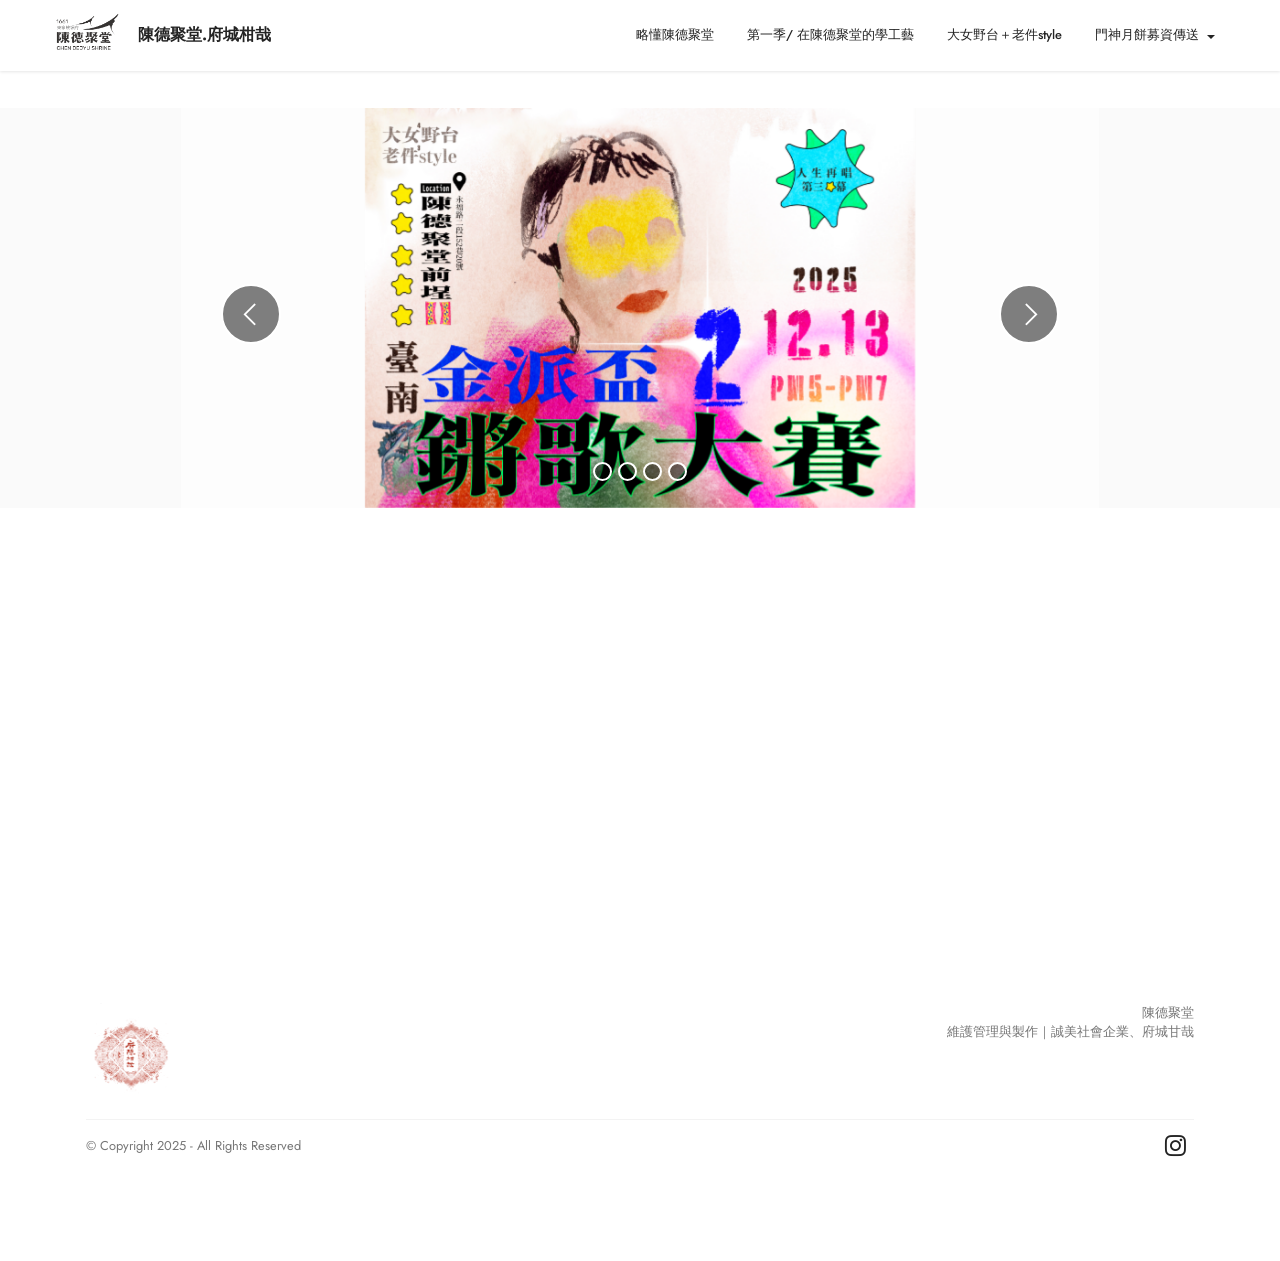
<file: index.html>
<!DOCTYPE html>
<html  >
<head>
  
  <meta charset="UTF-8">
  <meta http-equiv="X-UA-Compatible" content="IE=edge">
  
  <meta name="viewport" content="width=device-width, initial-scale=1, minimum-scale=1">
  <link rel="shortcut icon" href="assets/images/ci-3.png" type="image/x-icon">
  <meta name="description" content="">
  
  
  <title>陳德聚堂.府城柑哉</title>
  <link rel="stylesheet" href="assets/web/assets/mobirise-icons2/mobirise2.css">
  <link rel="stylesheet" href="assets/bootstrap/css/bootstrap.min.css">
  <link rel="stylesheet" href="assets/bootstrap/css/bootstrap-grid.min.css">
  <link rel="stylesheet" href="assets/bootstrap/css/bootstrap-reboot.min.css">
  <link rel="stylesheet" href="assets/animatecss/animate.css">
  <link rel="stylesheet" href="assets/popup-overlay-plugin/style.css">
  <link rel="stylesheet" href="assets/dropdown/css/style.css">
  <link rel="stylesheet" href="assets/socicon/css/styles.css">
  <link rel="stylesheet" href="assets/theme/css/style.css">
  <link rel="preload" href="https://fonts.googleapis.com/css?family=Jost:100,200,300,400,500,600,700,800,900,100i,200i,300i,400i,500i,600i,700i,800i,900i&display=swap" as="style" onload="this.onload=null;this.rel='stylesheet'">
  <noscript><link rel="stylesheet" href="https://fonts.googleapis.com/css?family=Jost:100,200,300,400,500,600,700,800,900,100i,200i,300i,400i,500i,600i,700i,800i,900i&display=swap"></noscript>
  <link rel="preload" as="style" href="assets/mobirise/css/mbr-additional.css"><link rel="stylesheet" href="assets/mobirise/css/mbr-additional.css" type="text/css">
  
  
  
  

</head>
<body>
  
  <section data-bs-version="5.1" class="menu menu1 cid-uVkymdbyuO" once="menu" id="menu1-1q">
    

    <nav class="navbar navbar-dropdown navbar-fixed-top navbar-expand-lg">
        <div class="container-fluid">
            <div class="navbar-brand">
                <span class="navbar-logo">
                    <a href="index.html#header3-c">
                        <img src="assets/images/ci-3.png" alt="" style="height: 3rem;">
                    </a>
                </span>
                <span class="navbar-caption-wrap"><a class="navbar-caption text-black text-primary display-7" href="index.html#header3-c">陳德聚堂.府城柑哉</a></span>
            </div>
            <button class="navbar-toggler" type="button" data-toggle="collapse" data-bs-toggle="collapse" data-target="#navbarSupportedContent" data-bs-target="#navbarSupportedContent" aria-controls="navbarNavAltMarkup" aria-expanded="false" aria-label="Toggle navigation">
                <div class="hamburger">
                    <span></span>
                    <span></span>
                    <span></span>
                    <span></span>
                </div>
            </button>
            <div class="collapse navbar-collapse" id="navbarSupportedContent">
                <ul class="navbar-nav nav-dropdown nav-right" data-app-modern-menu="true"><li class="nav-item"><a class="nav-link link text-black text-primary display-4" href="mooncake.html#content1-10">略懂陳德聚堂</a></li>
                    
                    <li class="nav-item"><a class="nav-link link text-black text-primary display-4" href="learn2026.html#image3-1n">第一季/ 在陳德聚堂的學工藝</a></li><li class="nav-item"><a class="nav-link link text-black text-primary display-4" href="page5.html#content4-2m">大女野台＋老件style</a></li><li class="nav-item dropdown"><a class="nav-link link text-black text-primary dropdown-toggle display-4" href="index.html#content5-i" data-toggle="dropdown-submenu" data-bs-toggle="dropdown" data-bs-auto-close="outside" aria-expanded="false">門神月餅募資傳送</a><div class="dropdown-menu" aria-labelledby="dropdown-undefined"><a class="text-black text-primary dropdown-item display-4" href="mooncake.html#header3-c">產品資訊</a><div class="dropdown"><a class="text-black text-primary dropdown-item dropdown-toggle display-4" href="index.html#content5-i" data-toggle="dropdown-submenu" data-bs-toggle="dropdown" data-bs-auto-close="outside" aria-expanded="false">研發</a><div class="dropdown-menu dropdown-submenu" aria-labelledby="dropdown-undefined"><a class="text-black text-primary dropdown-item display-4" href="mooncake.html#header3-c">陳澤過的中秋是哪一種？</a><a class="text-black text-primary dropdown-item display-4" href="mooncake.html#gallery1-d">中秋搏餅的故事</a><a class="text-black text-primary dropdown-item show display-4" href="mooncake.html#header3-c">2026搏餅禮盒</a></div></div><a class="text-black text-primary dropdown-item display-4" href="mooncake.html#pricing2-13">募資方案</a><a class="text-black text-primary dropdown-item display-4" href="mooncake.html#content1-10">關於門神</a></div></li></ul>
                
                
            </div>
        </div>
    </nav>
</section>

<section data-bs-version="5.1" class="content4 cid-v2E22WiBit" id="content4-1y">
    
    
    <div class="container">
        <div class="row justify-content-center">
            <div class="title col-md-12 col-lg-12">
                
                
                
            </div>
        </div>
    </div>
</section>

<section data-bs-version="5.1" class="slider2 cid-v2y4rdYxvH" id="slider2-1t">
    

    
    <div class="container">
        <div class="row justify-content-center">
            <div class="col-12 col-md-10">
                <div class="carousel slide carousel-fade" id="vanLhT7kHv" data-ride="carousel" data-bs-ride="carousel" data-interval="6000" data-bs-interval="6000">
                    <div class="mbr-overlay" style="opacity: 0.6; background-color: rgb(255, 255, 255);">
                    </div>
                    <ol class="carousel-indicators">
                        <li data-slide-to="0" data-bs-slide-to="0" class="active" data-target="#vanLhT7kHv" data-bs-target="#vanLhT7kHv"></li><li data-slide-to="1" data-bs-slide-to="1" class="" data-target="#vanLhT7kHv" data-bs-target="#vanLhT7kHv"></li><li data-slide-to="2" data-bs-slide-to="2" class="" data-target="#vanLhT7kHv" data-bs-target="#vanLhT7kHv"></li><li data-slide-to="3" data-bs-slide-to="3" class="" data-target="#vanLhT7kHv" data-bs-target="#vanLhT7kHv"></li>
                        
                        
                    </ol>
                    <div class="carousel-inner">
                        <div class="carousel-item slider-image item active">
                            <div class="item-wrapper">
                                
                                
                            <a href="page5.html#footer5-1v" target="false"></a><a href="learn2026.html#image3-1n" target="false"></a><a href="index.html#content4-1y" target="false"></a><a href="page5.html#content4-2m"><img class="d-block w-100" src="assets/images/05-1.jpg" data-slide-to="0" data-bs-slide-to="0"></a></div>
                        </div><div class="carousel-item slider-image item">
                            <div class="item-wrapper">
                                
                                
                            <a href="page5.html#footer5-1v" target="false"></a><a href="learn2026.html#image3-1n" target="false"></a><a href="learn2026.html#image3-1n"><img class="d-block w-100" src="assets/images/all2ai.png" data-slide-to="1" data-bs-slide-to="1"></a></div>
                        </div><div class="carousel-item slider-image item">
                            <div class="item-wrapper">
                                
                                
                            <a href="mooncake.html#header3-c"><img class="d-block w-100" src="assets/images/dsc02850-2.jpg" data-slide-to="2" data-bs-slide-to="2"></a></div>
                        </div><div class="carousel-item slider-image item">
                            <div class="item-wrapper">
                                
                                
                            <a href="mooncake.html#header3-c" target="false"></a><a href="https://www.accupass.com/organizer/detail/2504190817021332624449"><img class="d-block w-100" src="assets/images/25040286-l.png" data-slide-to="3" data-bs-slide-to="3"></a></div>
                        </div>
                        
                        
                    </div>
                    <a class="carousel-control carousel-control-prev" role="button" data-slide="prev" data-bs-slide="prev" href="#vanLhT7kHv">
                        <span class="mobi-mbri mobi-mbri-arrow-prev" aria-hidden="true"></span>
                        <span class="sr-only visually-hidden">Previous</span>
                    </a>
                    <a class="carousel-control carousel-control-next" role="button" data-slide="next" data-bs-slide="next" href="#vanLhT7kHv">
                        <span class="mobi-mbri mobi-mbri-arrow-next" aria-hidden="true"></span>
                        <span class="sr-only visually-hidden">Next</span>
                    </a>
                </div>
            </div>
        </div>
    </div>
</section>

<section data-bs-version="5.1" class="map2 cid-v2DZYOr00L" id="map2-1x">
    
    
    <div>
        
        <div class="google-map"><iframe frameborder="0" style="border:0" src="https://www.google.com/maps/embed/v1/place?key=AIzaSyB7QWkvlxV39ZsyKvhZRjPGVqlJFvxxNkw&amp;q=台南市中西區永福路二段152巷20號" allowfullscreen=""></iframe></div>
    </div>
</section>

<section data-bs-version="5.1" class="footer5 cid-uVlg2sDnrU" once="footers" id="footer5-1r">

    

    

    <div class="container">
        <div class="media-container-row">
            <div class="col-md-1 col-6">
                <div class="media-wrap">
                    <a href="https://www.instagram.com/fucheng.ganzai/" target="_blank">
                        <img src="assets/images/1.png" alt="府城柑哉">
                    </a>
                </div>
            </div>
            <div class="col-11 col-6">
                <p class="mbr-text align-right links mbr-fonts-style display-4">陳德聚堂<br>維護管理與製作｜誠美社會企業、府城甘哉</p>
            </div>
        </div>
        <!-- <div class="media-container-row">
            <div class="col-md-12"> -->
        <div class="footer-lower">
            <div class="media-container-row">
                <div class="col-md-12">
                    <hr>
                </div>
            </div>
            <div class="media-container-row">
                <div class="col-md-6 copyright">
                    <p class="mbr-text mbr-fonts-style display-4">
                        © Copyright 2025 - All Rights Reserved&nbsp;&nbsp;</p>
                </div>
                <div class="col-md-6">
                    <div class="social-list align-right">
                        <div class="soc-item">
                            <a href="https://www.instagram.com/fucheng.ganzai/" target="_blank">
                                <span class="mbr-iconfont mbr-iconfont-social socicon-instagram socicon"></span>
                            </a>
                        </div>
                        
                        
                        
                        
                        
                    </div>
                </div>
            </div>
            <!-- </div>
            </div> -->
        </div>

    </div>
</section>


<script src="assets/bootstrap/js/bootstrap.bundle.min.js"></script>
  <script src="assets/smoothscroll/smooth-scroll.js"></script>
  <script src="assets/ytplayer/index.js"></script>
  <script src="assets/dropdown/js/navbar-dropdown.js"></script>
  <script src="assets/theme/js/script.js"></script>
  
  
  
 <div id="scrollToTop" class="scrollToTop mbr-arrow-up"><a style="text-align: center;"><i class="mbr-arrow-up-icon mbr-arrow-up-icon-cm cm-icon cm-icon-smallarrow-up"></i></a></div>
    <input name="animation" type="hidden">
  
</body>
</html>
</file>
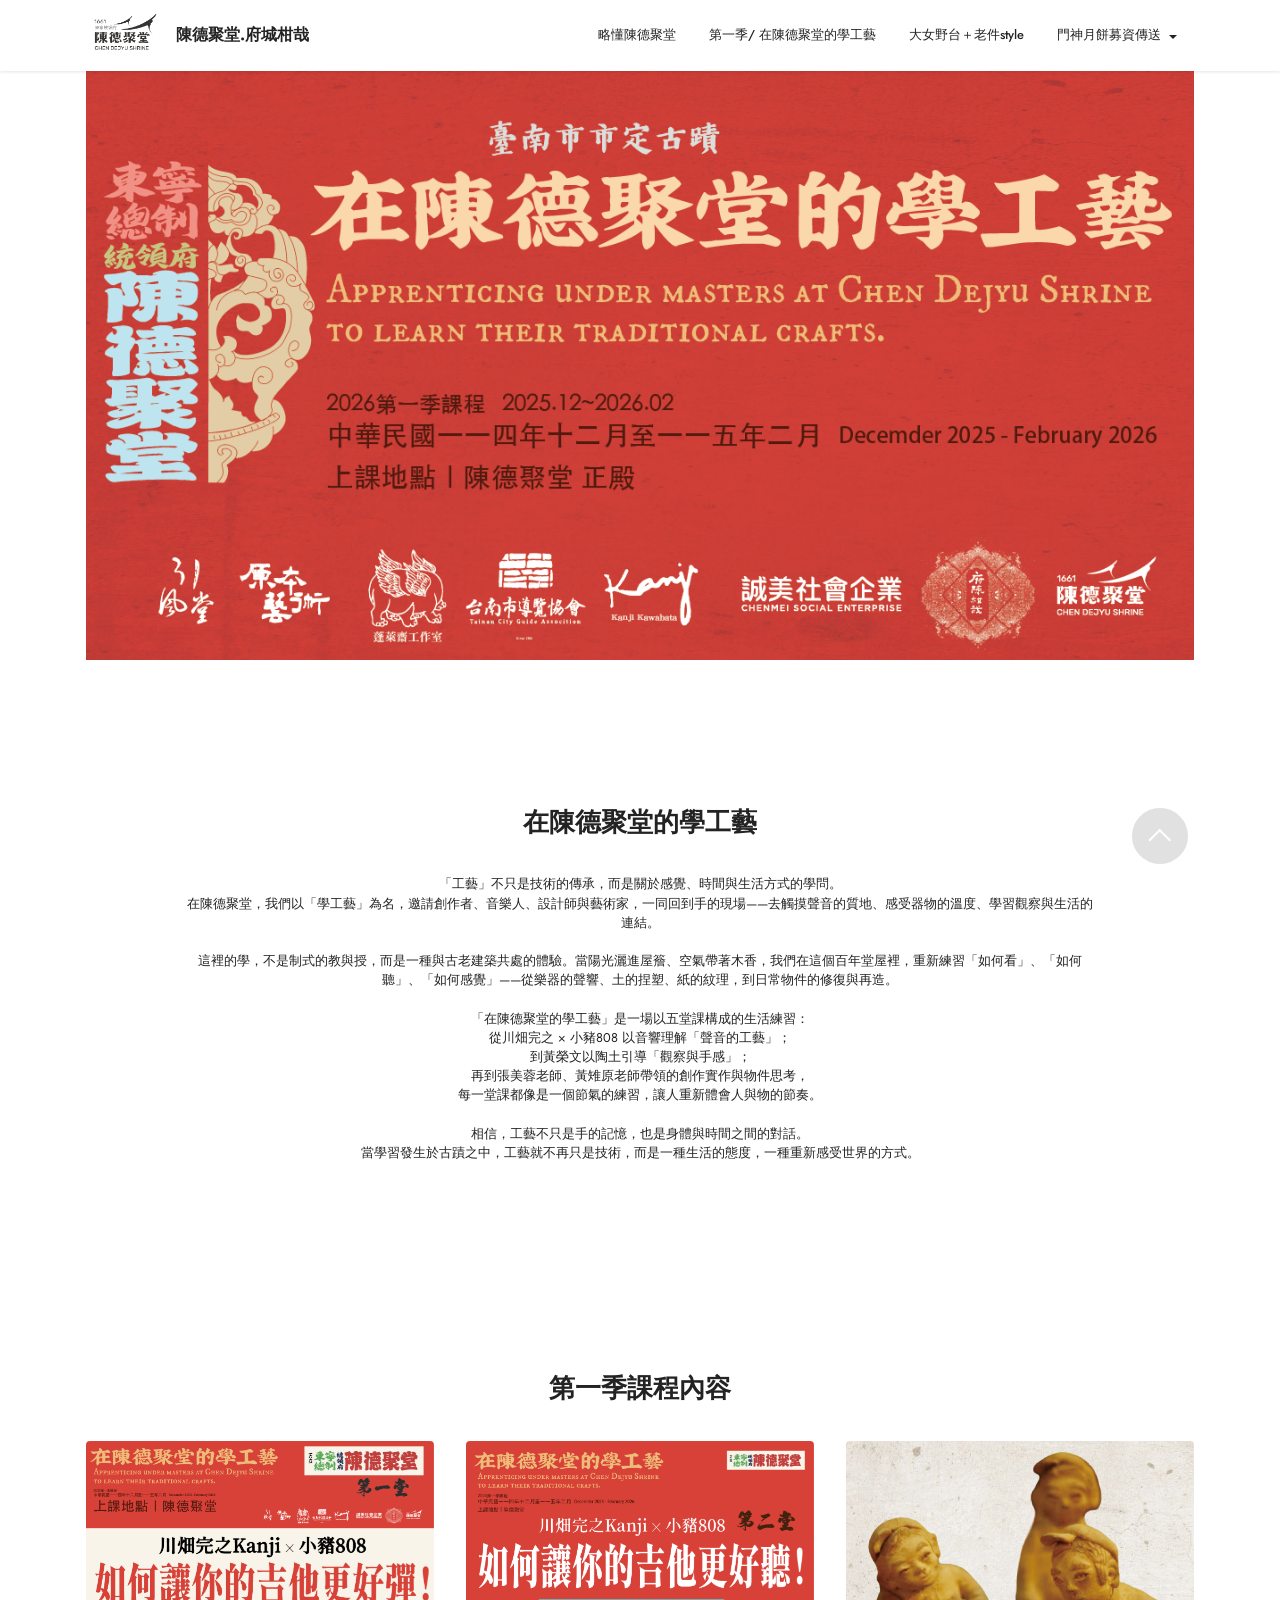
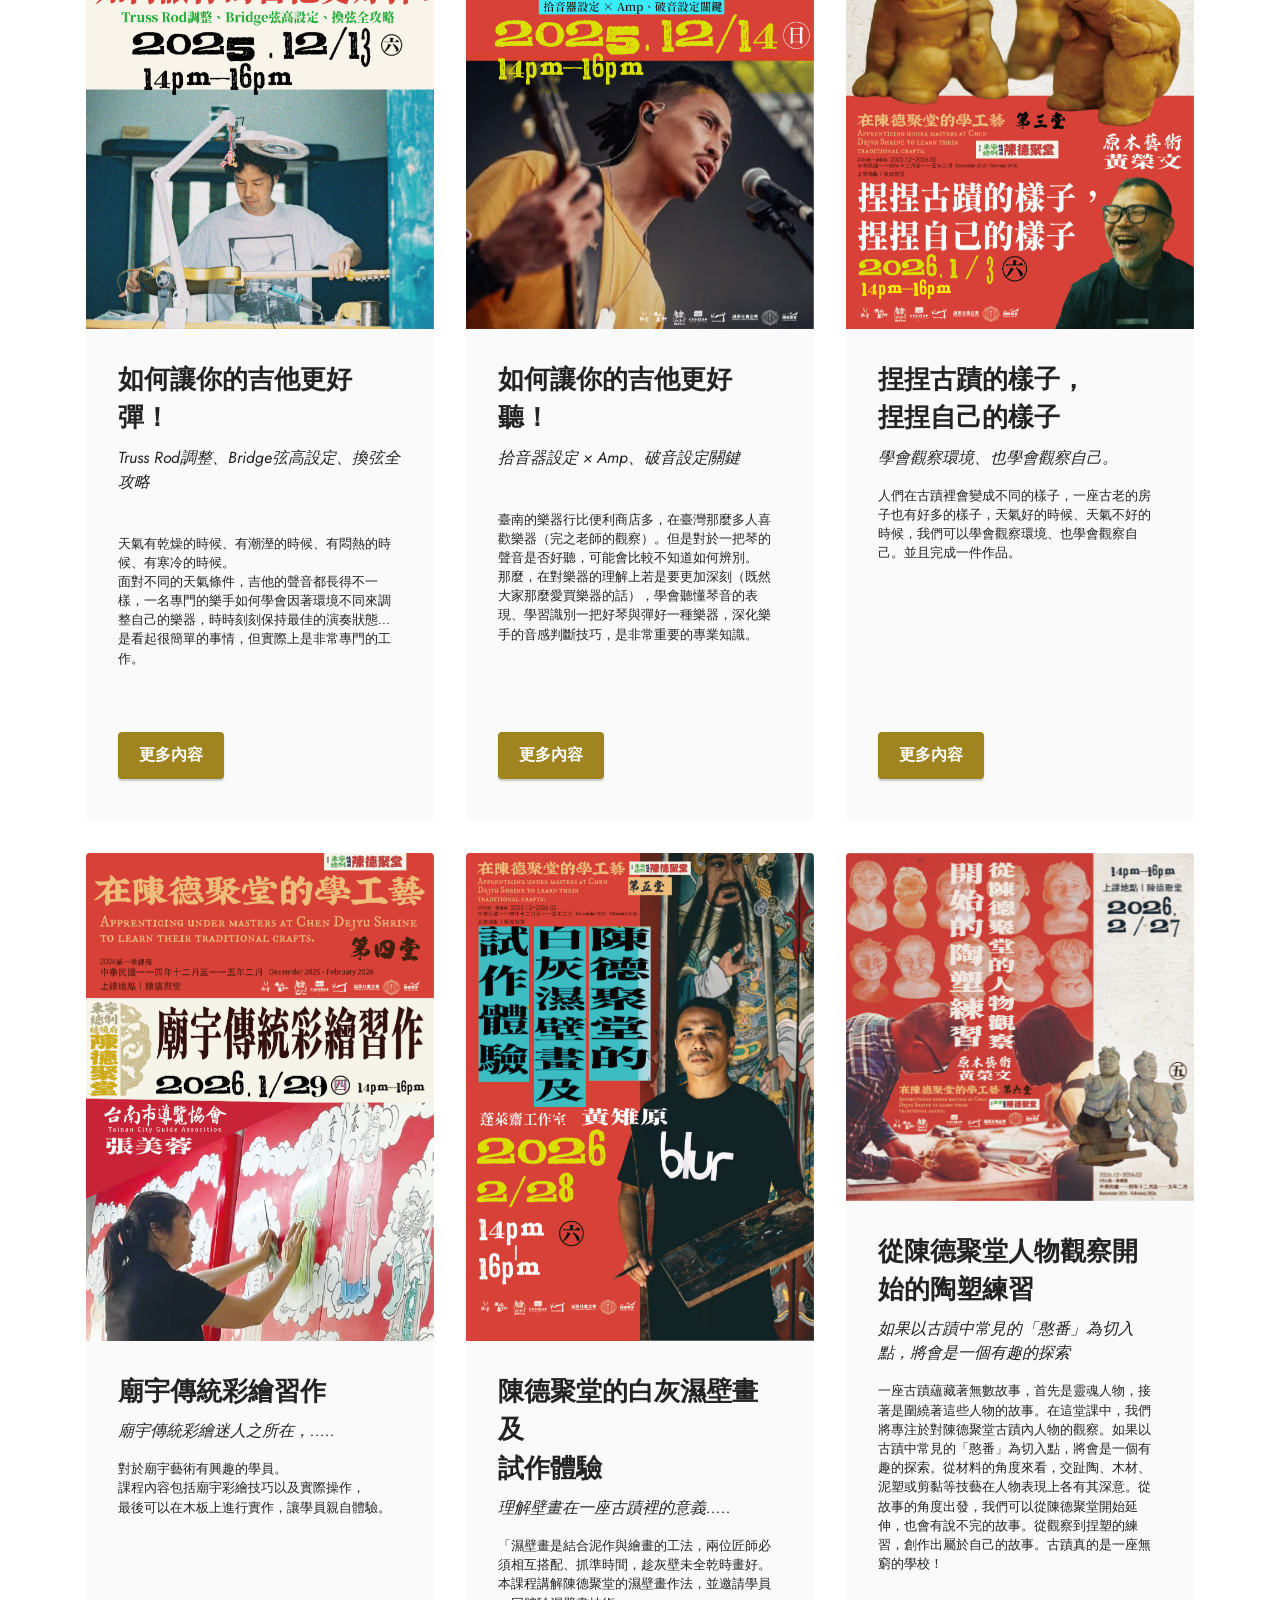
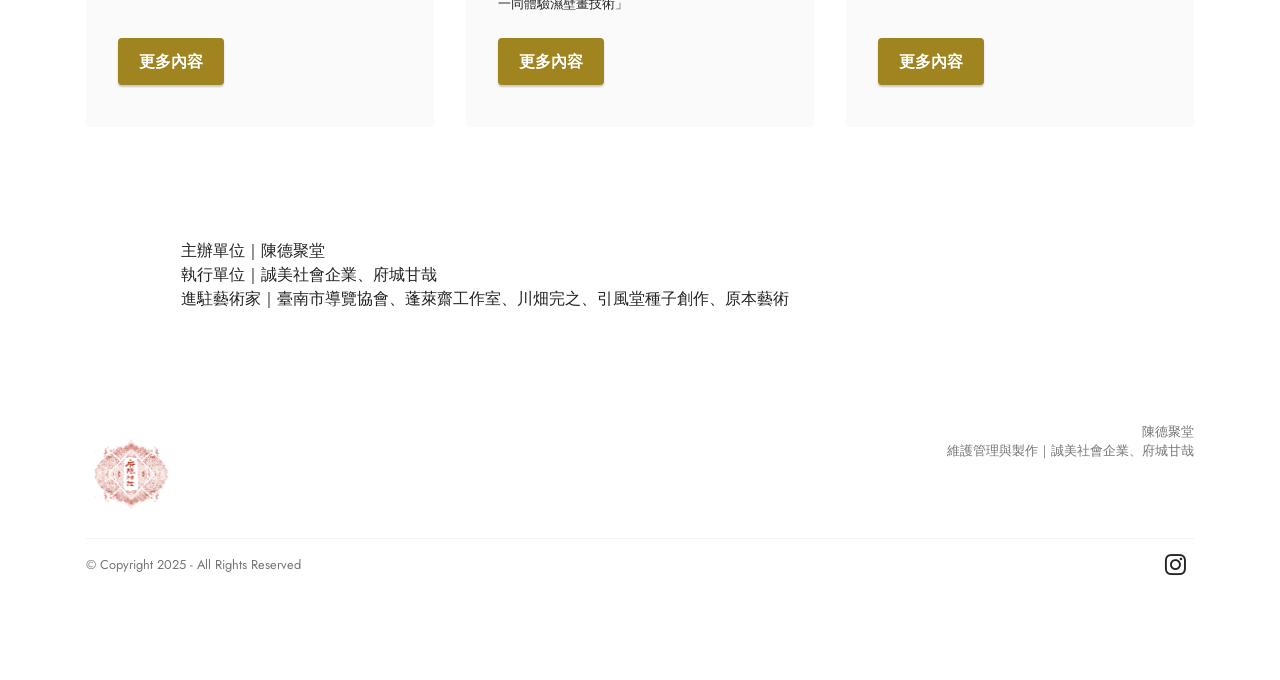
<file: learn2026.html>
<!DOCTYPE html>
<html  >
<head>
  
  <meta charset="UTF-8">
  <meta http-equiv="X-UA-Compatible" content="IE=edge">
  
  <meta name="viewport" content="width=device-width, initial-scale=1, minimum-scale=1">
  <link rel="shortcut icon" href="assets/images/ci-3.png" type="image/x-icon">
  <meta name="description" content="">
  
  
  <title>學工藝</title>
  <link rel="stylesheet" href="assets/bootstrap/css/bootstrap.min.css">
  <link rel="stylesheet" href="assets/bootstrap/css/bootstrap-grid.min.css">
  <link rel="stylesheet" href="assets/bootstrap/css/bootstrap-reboot.min.css">
  <link rel="stylesheet" href="assets/animatecss/animate.css">
  <link rel="stylesheet" href="assets/popup-overlay-plugin/style.css">
  <link rel="stylesheet" href="assets/dropdown/css/style.css">
  <link rel="stylesheet" href="assets/socicon/css/styles.css">
  <link rel="stylesheet" href="assets/theme/css/style.css">
  <link rel="preload" href="https://fonts.googleapis.com/css?family=Jost:100,200,300,400,500,600,700,800,900,100i,200i,300i,400i,500i,600i,700i,800i,900i&display=swap" as="style" onload="this.onload=null;this.rel='stylesheet'">
  <noscript><link rel="stylesheet" href="https://fonts.googleapis.com/css?family=Jost:100,200,300,400,500,600,700,800,900,100i,200i,300i,400i,500i,600i,700i,800i,900i&display=swap"></noscript>
  <link rel="preload" as="style" href="assets/mobirise/css/mbr-additional.css"><link rel="stylesheet" href="assets/mobirise/css/mbr-additional.css" type="text/css">
  
  
  
  

</head>
<body>
  
  <section data-bs-version="5.1" class="menu menu1 cid-uVkymdbyuO" once="menu" id="menu1-1c">
    

    <nav class="navbar navbar-dropdown navbar-fixed-top navbar-expand-lg">
        <div class="container">
            <div class="navbar-brand">
                <span class="navbar-logo">
                    <a href="index.html#header3-c">
                        <img src="assets/images/ci-3.png" alt="" style="height: 3rem;">
                    </a>
                </span>
                <span class="navbar-caption-wrap"><a class="navbar-caption text-black text-primary display-7" href="index.html#header3-c">陳德聚堂.府城柑哉</a></span>
            </div>
            <button class="navbar-toggler" type="button" data-toggle="collapse" data-bs-toggle="collapse" data-target="#navbarSupportedContent" data-bs-target="#navbarSupportedContent" aria-controls="navbarNavAltMarkup" aria-expanded="false" aria-label="Toggle navigation">
                <div class="hamburger">
                    <span></span>
                    <span></span>
                    <span></span>
                    <span></span>
                </div>
            </button>
            <div class="collapse navbar-collapse" id="navbarSupportedContent">
                <ul class="navbar-nav nav-dropdown nav-right" data-app-modern-menu="true"><li class="nav-item"><a class="nav-link link text-black text-primary display-4" href="mooncake.html#content1-10">略懂陳德聚堂</a></li>
                    
                    <li class="nav-item"><a class="nav-link link text-black text-primary display-4" href="learn2026.html#image3-1n">第一季/ 在陳德聚堂的學工藝</a></li><li class="nav-item"><a class="nav-link link text-black text-primary display-4" href="page5.html#content4-2m">大女野台＋老件style</a></li><li class="nav-item dropdown"><a class="nav-link link text-black text-primary dropdown-toggle display-4" href="index.html#content5-i" data-toggle="dropdown-submenu" data-bs-toggle="dropdown" data-bs-auto-close="outside" aria-expanded="false">門神月餅募資傳送</a><div class="dropdown-menu" aria-labelledby="dropdown-undefined"><a class="text-black text-primary dropdown-item display-4" href="mooncake.html#header3-c">產品資訊</a><div class="dropdown"><a class="text-black text-primary dropdown-item dropdown-toggle display-4" href="index.html#content5-i" data-toggle="dropdown-submenu" data-bs-toggle="dropdown" data-bs-auto-close="outside" aria-expanded="false">研發</a><div class="dropdown-menu dropdown-submenu" aria-labelledby="dropdown-undefined"><a class="text-black text-primary dropdown-item display-4" href="mooncake.html#header3-c">陳澤過的中秋是哪一種？</a><a class="text-black text-primary dropdown-item display-4" href="mooncake.html#gallery1-d">中秋搏餅的故事</a><a class="text-black text-primary dropdown-item show display-4" href="mooncake.html#header3-c">2026搏餅禮盒</a></div></div><a class="text-black text-primary dropdown-item display-4" href="mooncake.html#pricing2-13">募資方案</a><a class="text-black text-primary dropdown-item display-4" href="mooncake.html#content1-10">關於門神</a></div></li></ul>
                
                
            </div>
        </div>
    </nav>
</section>

<section data-bs-version="5.1" class="image3 cid-v2sICRlEfE" id="image3-1n">
    

    

    <div class="container">
        <div class="row justify-content-center">
            <div class="col-12 col-lg-12">
                <div class="image-wrapper">
                    <a href="index.html#image3-1n"><img src="assets/images/all2ai.png" alt=""></a>
                    
                </div>
            </div>
        </div>
    </div>
</section>

<section data-bs-version="5.1" class="content4 cid-v2sJ10QS5E" id="content4-1o">
    
    
    <div class="container">
        <div class="row justify-content-center">
            <div class="title col-md-12 col-lg-10">
                <h3 class="mbr-section-title mbr-fonts-style align-center mb-4 display-5">
                    <strong>在陳德聚堂的學工藝</strong></h3>
                <h4 class="mbr-section-subtitle align-center mbr-fonts-style mb-4 display-4">「工藝」不只是技術的傳承，而是關於感覺、時間與生活方式的學問。<br><div>在陳德聚堂，我們以「學工藝」為名，邀請創作者、音樂人、設計師與藝術家，一同回到手的現場——去觸摸聲音的質地、感受器物的溫度、學習觀察與生活的連結。</div><div><br></div><div>這裡的學，不是制式的教與授，而是一種與古老建築共處的體驗。當陽光灑進屋簷、空氣帶著木香，我們在這個百年堂屋裡，重新練習「如何看」、「如何聽」、「如何感覺」——從樂器的聲響、土的捏塑、紙的紋理，到日常物件的修復與再造。</div><div><br></div><div>「在陳德聚堂的學工藝」是一場以五堂課構成的生活練習：</div><div>從川畑完之 × 小豬808 以音響理解「聲音的工藝」；</div><div>到黃榮文以陶土引導「觀察與手感」；</div><div>再到張美蓉老師、黃雉原老師帶領的創作實作與物件思考，</div><div>每一堂課都像是一個節氣的練習，讓人重新體會人與物的節奏。</div><div><br></div><div>相信，工藝不只是手的記憶，也是身體與時間之間的對話。</div><div>當學習發生於古蹟之中，工藝就不再只是技術，而是一種生活的態度，一種重新感受世界的方式。</div></h4>
                
            </div>
        </div>
    </div>
</section>

<section data-bs-version="5.1" class="gallery3 cid-v2sLG0dMp3" id="gallery3-1p">
    
    
    <div class="container">
        <div class="mbr-section-head">
            <h4 class="mbr-section-title mbr-fonts-style align-center mb-0 display-5"><strong>第一季課程內容</strong></h4>
            
        </div>
        <div class="row mt-4">
            <div class="item features-image сol-12 col-md-6 col-lg-4">
                <div class="item-wrapper">
                    <div class="item-img">
                        <a href="page8.html#content4-2b"><img src="assets/images/fin-2.png" alt="" data-slide-to="0" data-bs-slide-to="0"></a>
                    </div>
                    <div class="item-content">
                        <h5 class="item-title mbr-fonts-style display-5">
                            <strong>如何讓你的吉他更好彈！</strong>
                        </h5>
                        <h6 class="item-subtitle mbr-fonts-style mt-1 display-7"><em>Truss Rod調整、Bridge弦高設定、換弦全攻略</em><div><em><br></em></div></h6>
                        <p class="mbr-text mbr-fonts-style mt-3 display-4">天氣有乾燥的時候、有潮溼的時候、有悶熱的時候、有寒冷的時候。<br>面對不同的天氣條件，吉他的聲音都長得不一樣，一名專門的樂手如何學會因著環境不同來調整自己的樂器，時時刻刻保持最佳的演奏狀態...是看起很簡單的事情，但實際上是非常專門的工作。<br><br><br></p>
                    </div>
                    <div class="mbr-section-btn item-footer mt-2"><a href="page8.html#content4-2b" class="btn btn-primary item-btn display-7" target="_blank">更多內容</a></div>
                </div>
            </div>
            <div class="item features-image сol-12 col-md-6 col-lg-4">
                <div class="item-wrapper">
                    <div class="item-img">
                        <a href="page8.html#gallery3-2c"><img src="assets/images/fin-1.png" alt="" data-slide-to="1" data-bs-slide-to="1"></a>
                    </div>
                    <div class="item-content">
                        <h5 class="item-title mbr-fonts-style display-5">
                            <strong>如何讓你的吉他更好聽！</strong>
                        </h5>
                        <h6 class="item-subtitle mbr-fonts-style mt-1 display-7"><em>拾音器設定 × Amp、破音設定關鍵</em><div><em><br></em></div></h6>
                        <p class="mbr-text mbr-fonts-style mt-3 display-4">臺南的樂器行比便利商店多，在臺灣那麼多人喜歡樂器（完之老師的觀察）。但是對於一把琴的聲音是否好聽，可能會比較不知道如何辨別。<br>那麼，在對樂器的理解上若是要更加深刻（既然大家那麼愛買樂器的話），學會聽懂琴音的表現、學習識別一把好琴與彈好一種樂器，深化樂手的音感判斷技巧，是非常重要的專業知識。<br></p>
                    </div>
                    <div class="mbr-section-btn item-footer mt-2"><a href="page8.html#content4-2b" class="btn btn-primary item-btn display-7" target="_blank">更多內容</a></div>
                </div>
            </div>
            <div class="item features-image сol-12 col-md-6 col-lg-4">
                <div class="item-wrapper">
                    <div class="item-img">
                        <img src="assets/images/20260228fin-2.png" alt="" data-slide-to="2" data-bs-slide-to="2">
                    </div>
                    <div class="item-content">
                        <h5 class="item-title mbr-fonts-style display-5">
                            <strong>捏捏古蹟的樣子，<br>捏捏自己的樣子</strong>
                        </h5>
                        <h6 class="item-subtitle mbr-fonts-style mt-1 display-7">
                            <em>學會觀察環境、也學會觀察自己。</em>
                        </h6>
                        <p class="mbr-text mbr-fonts-style mt-3 display-4">人們在古蹟裡會變成不同的樣子，一座古老的房子也有好多的樣子，天氣好的時候、天氣不好的時候，我們可以學會觀察環境、也學會觀察自己。並且完成一件作品。<br></p>
                    </div>
                    <div class="mbr-section-btn item-footer mt-2"><a href="https://www.accupass.com/event/2511140715105358748730" class="btn btn-primary item-btn display-7" target="_blank">更多內容</a></div>
                </div>
            </div>
            <div class="item features-image сol-12 col-md-6 col-lg-4">
                <div class="item-wrapper">
                    <div class="item-img">
                        <img src="assets/images/20260228fin-1.png" alt="" title="" data-slide-to="3" data-bs-slide-to="3">
                    </div>
                    <div class="item-content">
                        <h5 class="item-title mbr-fonts-style display-5">
                            <strong>廟宇傳統彩繪習作</strong>
                        </h5>
                        <h6 class="item-subtitle mbr-fonts-style mt-1 display-7">
                            <em>廟宇傳統彩繪迷人之所在，.....</em></h6>
                        <p class="mbr-text mbr-fonts-style mt-3 display-4">對於廟宇藝術有興趣的學員。<br>課程內容包括廟宇彩繪技巧以及實際操作，<br>最後可以在木板上進行實作，讓學員親自體驗。<br></p>
                    </div>
                    <div class="mbr-section-btn item-footer mt-2"><a href="https://www.accupass.com/event/2511140743165904644490" class="btn btn-primary item-btn display-7" target="_blank">更多內容</a></div>
                </div>
            </div><div class="item features-image сol-12 col-md-6 col-lg-4">
                <div class="item-wrapper">
                    <div class="item-img">
                        <img src="assets/images/20260228-1113.png" alt="" title="" data-slide-to="4" data-bs-slide-to="4">
                    </div>
                    <div class="item-content">
                        <h5 class="item-title mbr-fonts-style display-5">
                            <strong>陳德聚堂的白灰濕壁畫及</strong><br><strong>試作體驗</strong>
                        </h5>
                        <h6 class="item-subtitle mbr-fonts-style mt-1 display-7">
                            <em>理解壁畫在一座古蹟裡的意義.....</em></h6>
                        <p class="mbr-text mbr-fonts-style mt-3 display-4">「濕壁畫是結合泥作與繪畫的工法，兩位匠師必須相互搭配、抓準時間，趁灰壁未全乾時畫好。本課程講解陳德聚堂的濕壁畫作法，並邀請學員一同體驗濕壁畫技術」<br></p>
                    </div>
                    <div class="mbr-section-btn item-footer mt-2"><a href="https://www.accupass.com/event/2511140758011577803406" class="btn btn-primary item-btn display-7" target="_blank">更多內容</a></div>
                </div>
            </div><div class="item features-image сol-12 col-md-6 col-lg-4">
                <div class="item-wrapper">
                    <div class="item-img">
                        <img src="assets/images/022720260228fin-1.png" alt="" title="" data-slide-to="5" data-bs-slide-to="5">
                    </div>
                    <div class="item-content">
                        <h5 class="item-title mbr-fonts-style display-5"><strong>從陳德聚堂人物觀察開始的陶塑練習</strong></h5>
                        <h6 class="item-subtitle mbr-fonts-style mt-1 display-7">
                            <em>如果以古蹟中常見的「憨番」為切入點，將會是一個有趣的探索</em></h6>
                        <p class="mbr-text mbr-fonts-style mt-3 display-4">一座古蹟蘊藏著無數故事，首先是靈魂人物，接著是圍繞著這些人物的故事。在這堂課中，我們將專注於對陳德聚堂古蹟內人物的觀察。如果以古蹟中常見的「憨番」為切入點，將會是一個有趣的探索。從材料的角度來看，交趾陶、木材、泥塑或剪黏等技藝在人物表現上各有其深意。從故事的角度出發，我們可以從陳德聚堂開始延伸，也會有說不完的故事。從觀察到捏塑的練習，創作出屬於自己的故事。古蹟真的是一座無窮的學校！<br></p>
                    </div>
                    <div class="mbr-section-btn item-footer mt-2"><a href="https://www.accupass.com/event/2601040516084226945210" class="btn btn-primary item-btn display-7" target="_blank">更多內容</a></div>
                </div>
            </div>
        </div>
    </div>
</section>

<section data-bs-version="5.1" class="content5 cid-v2y5quKER3" id="content5-1w">
    
    <div class="container">
        <div class="row justify-content-center">
            <div class="col-md-12 col-lg-10">
                
                
                <p class="mbr-text mbr-fonts-style display-7">主辦單位｜陳德聚堂<br>執行單位｜誠美社會企業、府城甘哉<br>進駐藝術家｜臺南市導覽協會、蓬萊齋工作室、川畑完之、引風堂種子創作、原本藝術</p>
            </div>
        </div>
    </div>
</section>

<section data-bs-version="5.1" class="footer5 cid-uVlg2sDnrU" once="footers" id="footer5-1d">

    

    

    <div class="container">
        <div class="media-container-row">
            <div class="col-md-1 col-6">
                <div class="media-wrap">
                    <a href="https://www.instagram.com/fucheng.ganzai/" target="_blank">
                        <img src="assets/images/1.png" alt="府城柑哉">
                    </a>
                </div>
            </div>
            <div class="col-11 col-6">
                <p class="mbr-text align-right links mbr-fonts-style display-4">陳德聚堂<br>維護管理與製作｜誠美社會企業、府城甘哉</p>
            </div>
        </div>
        <!-- <div class="media-container-row">
            <div class="col-md-12"> -->
        <div class="footer-lower">
            <div class="media-container-row">
                <div class="col-md-12">
                    <hr>
                </div>
            </div>
            <div class="media-container-row">
                <div class="col-md-6 copyright">
                    <p class="mbr-text mbr-fonts-style display-4">
                        © Copyright 2025 - All Rights Reserved&nbsp;&nbsp;</p>
                </div>
                <div class="col-md-6">
                    <div class="social-list align-right">
                        <div class="soc-item">
                            <a href="https://www.instagram.com/fucheng.ganzai/" target="_blank">
                                <span class="mbr-iconfont mbr-iconfont-social socicon-instagram socicon"></span>
                            </a>
                        </div>
                        
                        
                        
                        
                        
                    </div>
                </div>
            </div>
            <!-- </div>
            </div> -->
        </div>

    </div>
</section>


<script src="assets/bootstrap/js/bootstrap.bundle.min.js"></script>
  <script src="assets/smoothscroll/smooth-scroll.js"></script>
  <script src="assets/ytplayer/index.js"></script>
  <script src="assets/dropdown/js/navbar-dropdown.js"></script>
  <script src="assets/theme/js/script.js"></script>
  
  
  
 <div id="scrollToTop" class="scrollToTop mbr-arrow-up"><a style="text-align: center;"><i class="mbr-arrow-up-icon mbr-arrow-up-icon-cm cm-icon cm-icon-smallarrow-up"></i></a></div>
    <input name="animation" type="hidden">
  
</body>
</html>
</file>
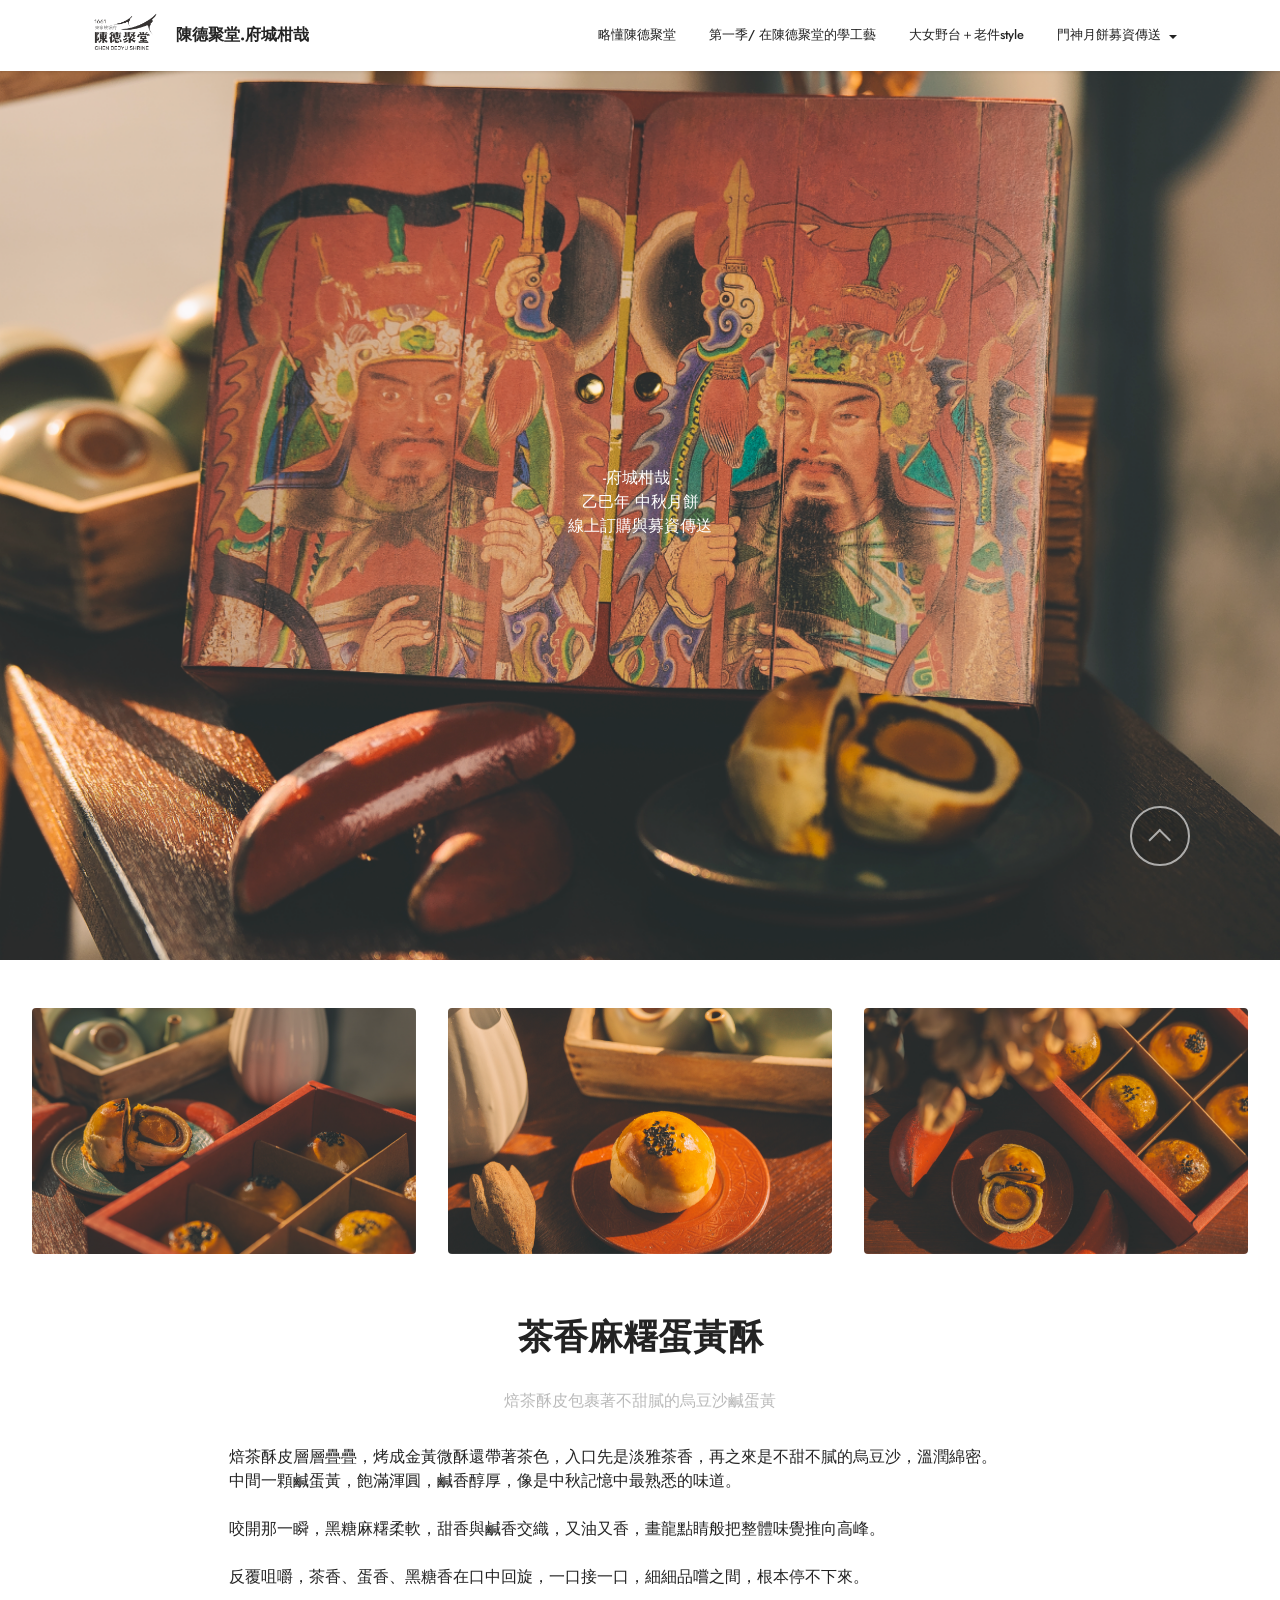
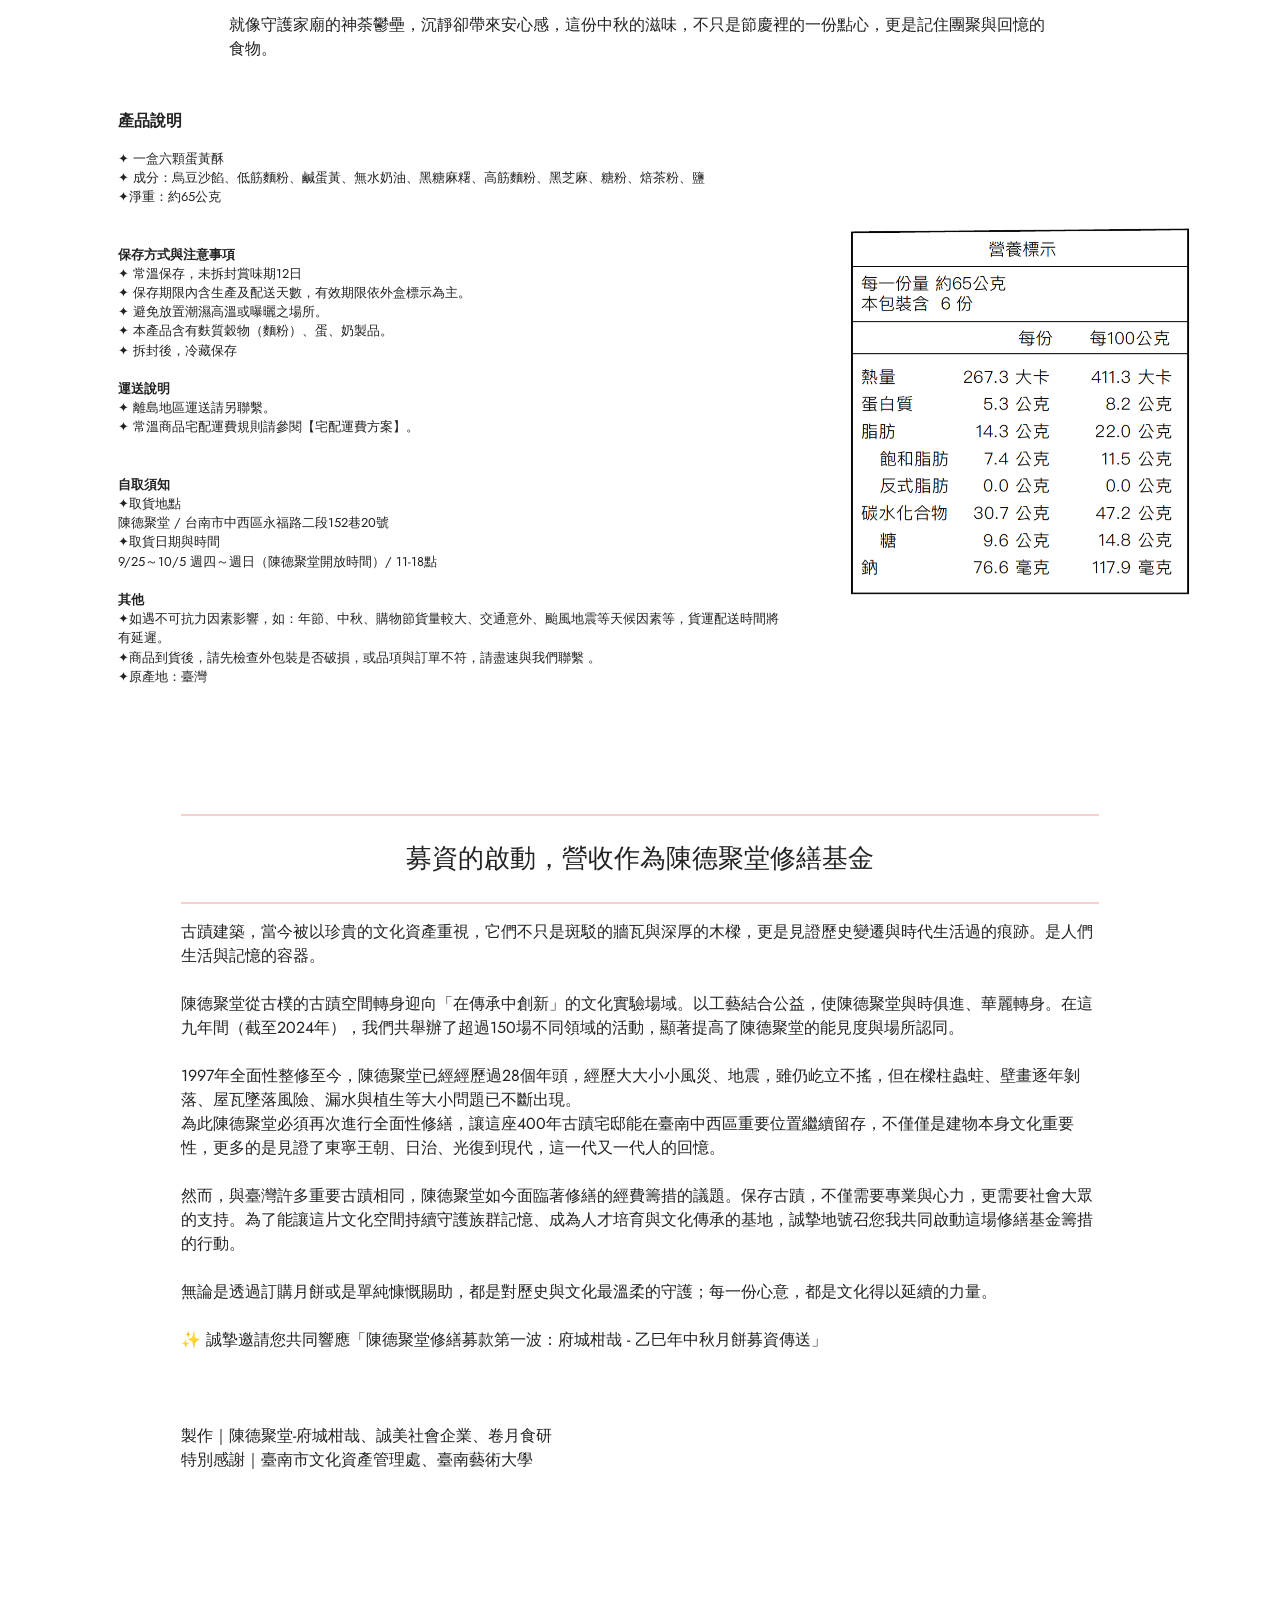
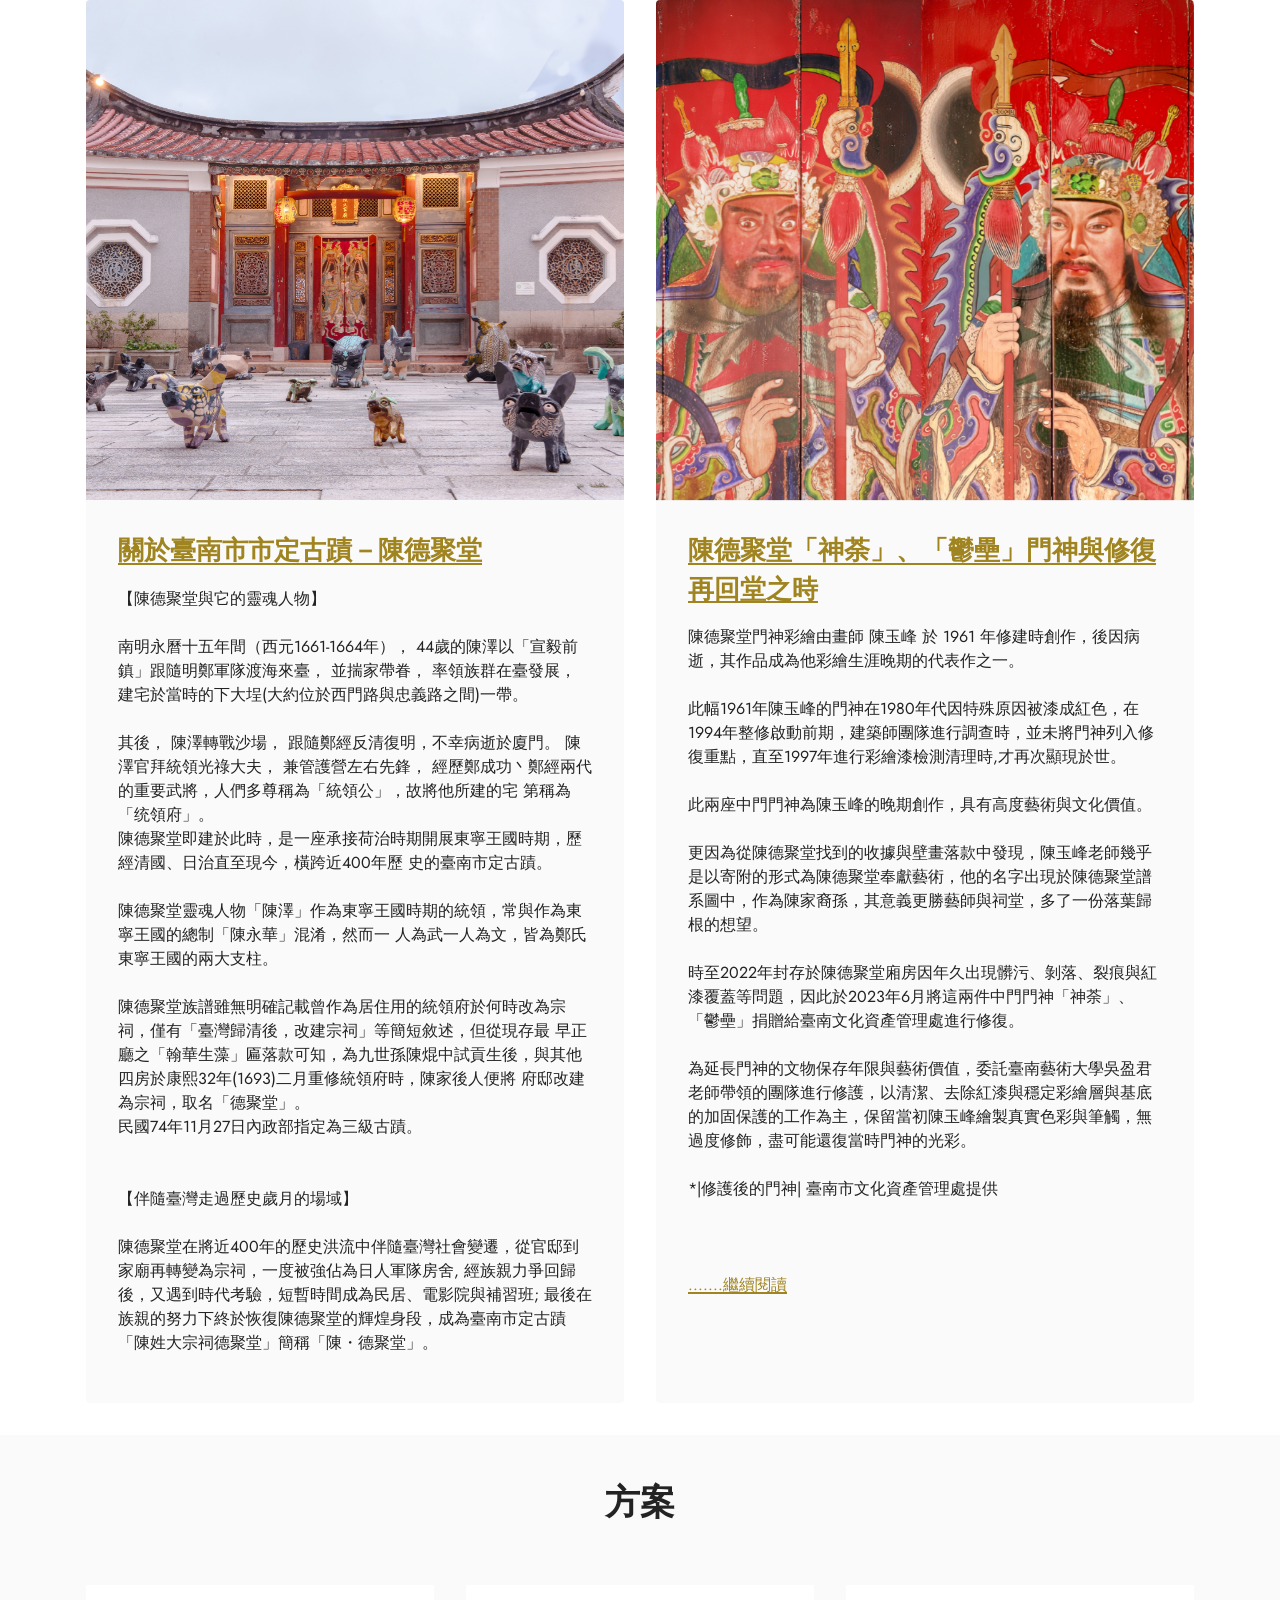
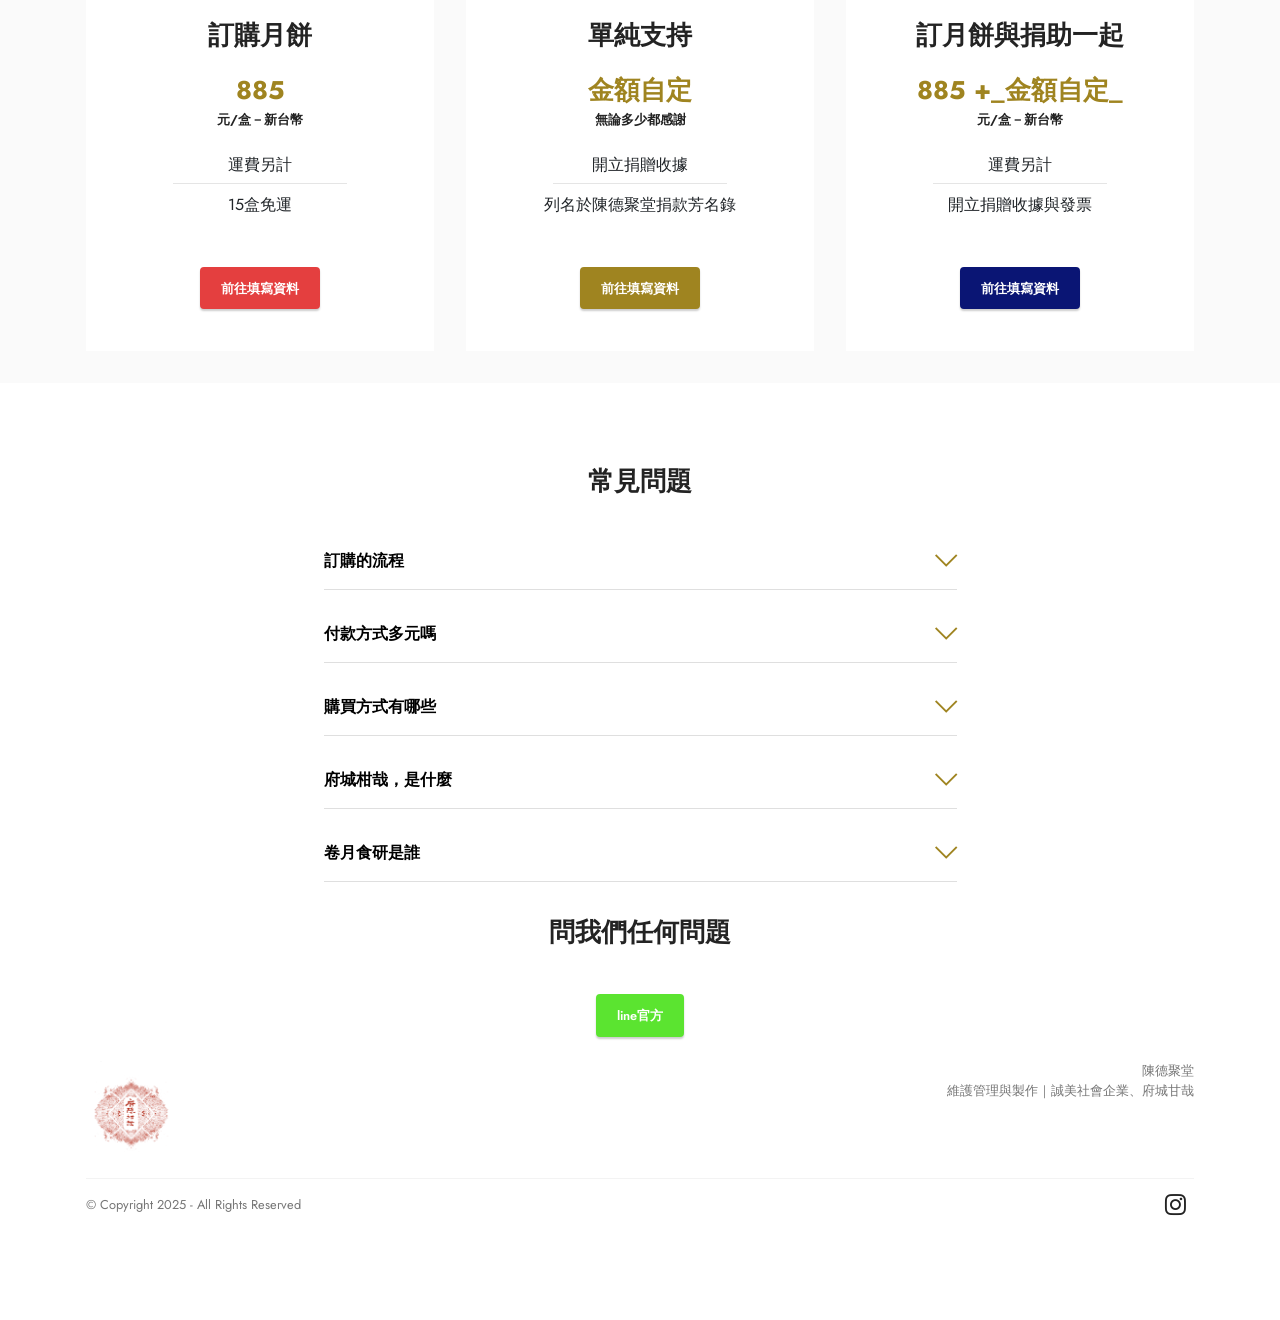
<file: mooncake.html>
<!DOCTYPE html>
<html  >
<head>
  
  <meta charset="UTF-8">
  <meta http-equiv="X-UA-Compatible" content="IE=edge">
  
  <meta name="viewport" content="width=device-width, initial-scale=1, minimum-scale=1">
  <link rel="shortcut icon" href="assets/images/ci-3.png" type="image/x-icon">
  <meta name="description" content="">
  
  
  <title>月餅募資</title>
  <link rel="stylesheet" href="assets/web/assets/mobirise-icons2/mobirise2.css">
  <link rel="stylesheet" href="assets/web/assets/mobirise-icons/mobirise-icons.css">
  <link rel="stylesheet" href="assets/bootstrap/css/bootstrap.min.css">
  <link rel="stylesheet" href="assets/bootstrap/css/bootstrap-grid.min.css">
  <link rel="stylesheet" href="assets/bootstrap/css/bootstrap-reboot.min.css">
  <link rel="stylesheet" href="assets/animatecss/animate.css">
  <link rel="stylesheet" href="assets/popup-overlay-plugin/style.css">
  <link rel="stylesheet" href="assets/dropdown/css/style.css">
  <link rel="stylesheet" href="assets/socicon/css/styles.css">
  <link rel="stylesheet" href="assets/theme/css/style.css">
  <link rel="preload" href="https://fonts.googleapis.com/css?family=Jost:100,200,300,400,500,600,700,800,900,100i,200i,300i,400i,500i,600i,700i,800i,900i&display=swap" as="style" onload="this.onload=null;this.rel='stylesheet'">
  <noscript><link rel="stylesheet" href="https://fonts.googleapis.com/css?family=Jost:100,200,300,400,500,600,700,800,900,100i,200i,300i,400i,500i,600i,700i,800i,900i&display=swap"></noscript>
  <link rel="preload" as="style" href="assets/mobirise/css/mbr-additional.css"><link rel="stylesheet" href="assets/mobirise/css/mbr-additional.css" type="text/css">
  
  
  
  

</head>
<body>
  
  <section data-bs-version="5.1" class="menu menu1 cid-uVkymdbyuO" once="menu" id="menu1-0">
    

    <nav class="navbar navbar-dropdown navbar-fixed-top navbar-expand-lg">
        <div class="container">
            <div class="navbar-brand">
                <span class="navbar-logo">
                    <a href="index.html#header3-c">
                        <img src="assets/images/ci-3.png" alt="" style="height: 3rem;">
                    </a>
                </span>
                <span class="navbar-caption-wrap"><a class="navbar-caption text-black text-primary display-7" href="index.html#header3-c">陳德聚堂.府城柑哉</a></span>
            </div>
            <button class="navbar-toggler" type="button" data-toggle="collapse" data-bs-toggle="collapse" data-target="#navbarSupportedContent" data-bs-target="#navbarSupportedContent" aria-controls="navbarNavAltMarkup" aria-expanded="false" aria-label="Toggle navigation">
                <div class="hamburger">
                    <span></span>
                    <span></span>
                    <span></span>
                    <span></span>
                </div>
            </button>
            <div class="collapse navbar-collapse" id="navbarSupportedContent">
                <ul class="navbar-nav nav-dropdown nav-right" data-app-modern-menu="true"><li class="nav-item"><a class="nav-link link text-black text-primary display-4" href="mooncake.html#content1-10">略懂陳德聚堂</a></li>
                    
                    <li class="nav-item"><a class="nav-link link text-black text-primary display-4" href="learn2026.html#image3-1n">第一季/ 在陳德聚堂的學工藝</a></li><li class="nav-item"><a class="nav-link link text-black text-primary display-4" href="page5.html#content4-2m">大女野台＋老件style</a></li><li class="nav-item dropdown"><a class="nav-link link text-black text-primary dropdown-toggle display-4" href="index.html#content5-i" data-toggle="dropdown-submenu" data-bs-toggle="dropdown" data-bs-auto-close="outside" aria-expanded="false">門神月餅募資傳送</a><div class="dropdown-menu" aria-labelledby="dropdown-undefined"><a class="text-black text-primary dropdown-item display-4" href="mooncake.html#header3-c">產品資訊</a><div class="dropdown"><a class="text-black text-primary dropdown-item dropdown-toggle display-4" href="index.html#content5-i" data-toggle="dropdown-submenu" data-bs-toggle="dropdown" data-bs-auto-close="outside" aria-expanded="false">研發</a><div class="dropdown-menu dropdown-submenu" aria-labelledby="dropdown-undefined"><a class="text-black text-primary dropdown-item display-4" href="mooncake.html#header3-c">陳澤過的中秋是哪一種？</a><a class="text-black text-primary dropdown-item display-4" href="mooncake.html#gallery1-d">中秋搏餅的故事</a><a class="text-black text-primary dropdown-item show display-4" href="mooncake.html#header3-c">2026搏餅禮盒</a></div></div><a class="text-black text-primary dropdown-item display-4" href="mooncake.html#pricing2-13">募資方案</a><a class="text-black text-primary dropdown-item display-4" href="mooncake.html#content1-10">關於門神</a></div></li></ul>
                
                
            </div>
        </div>
    </nav>
</section>

<section data-bs-version="5.1" class="header3 cid-uVkCWrxLhM mbr-fullscreen" id="header3-c">

    

    

    <div class="align-center container">
        <div class="row justify-content-center">
            <div class="col-12 col-lg-6">
                
                <h2 class="mbr-section-subtitle mbr-fonts-style mb-3 display-7">-府城柑哉 - <br>乙巳年 中秋月餅<br>線上訂購與募資傳送</h2>
                
                
            </div>
        </div>
    </div>
</section>

<section data-bs-version="5.1" class="gallery1 cid-uVkDW9sQY7" id="gallery1-d">
    
    
    <div class="container-fluid">
        
        <div class="row mt-4">
            
            
            
            <div class="item features-image сol-12 col-md-6 col-lg-4 active">
                <div class="item-wrapper">
                    <div class="item-img">
                        <img src="assets/images/2025-08-30-1.29.12.png" alt="" title="" data-slide-to="0" data-bs-slide-to="0">
                    </div>
                    
                    
                </div>
            </div><div class="item features-image сol-12 col-md-6 col-lg-4">
                <div class="item-wrapper">
                    <div class="item-img">
                        <img src="assets/images/2025-08-26-4.42.26.png" alt="" data-slide-to="1" data-bs-slide-to="1">
                    </div>
                    
                    
                </div>
            </div><div class="item features-image сol-12 col-md-6 col-lg-4">
                <div class="item-wrapper">
                    <div class="item-img">
                        <img src="assets/images/2025-08-26-3.45.01.png" alt="">
                    </div>
                    
                    
                </div>
            </div>
        </div>
    </div>
</section>

<section data-bs-version="5.1" class="content5 cid-uVlbTgdYx7" id="content5-i">
    
    <div class="container">
        <div class="row justify-content-center">
            <div class="col-md-12 col-lg-9">
                <h3 class="mbr-section-title mbr-fonts-style mb-4 display-2">
                    <strong>茶香麻糬蛋黃酥</strong></h3>
                <h4 class="mbr-section-subtitle mbr-fonts-style mb-4 display-7"><div>焙茶酥皮包裹著不甜膩的烏豆沙鹹蛋黃</div></h4>
                <p class="mbr-text mbr-fonts-style display-7">焙茶酥皮層層疊疊，烤成金黃微酥還帶著茶色，入口先是淡雅茶香，再之來是不甜不膩的烏豆沙，溫潤綿密。<br>中間一顆鹹蛋黃，飽滿渾圓，鹹香醇厚，像是中秋記憶中最熟悉的味道。<br><br>咬開那一瞬，黑糖麻糬柔軟，甜香與鹹香交織，又油又香，畫龍點睛般把整體味覺推向高峰。<br><br>反覆咀嚼，茶香、蛋香、黑糖香在口中回旋，一口接一口，細細品嚐之間，根本停不下來。<br><br>就像守護家廟的神荼鬱壘，沉靜卻帶來安心感，這份中秋的滋味，不只是節慶裡的一份點心，更是記住團聚與回憶的食物。</p>
            </div>
        </div>
    </div>
</section>

<section data-bs-version="5.1" class="image2 cid-uVlet0uryf" id="image2-m">
    

    

    <div class="container">
        <div class="row align-items-center">
            <div class="col-12 col-lg-4">
                <div class="image-wrapper">
                    <img src="assets/images/2025-08-30-3.24.11.png" alt="">
                    
                </div>
            </div>
            <div class="col-12 col-lg">
                <div class="text-wrapper">
                    <h3 class="mbr-section-title mbr-fonts-style mb-3 display-7"><strong>產品說明</strong></h3>
                    <p class="mbr-text mbr-fonts-style display-4">✦ 一盒六顆蛋黃酥<br>✦ 成分：烏豆沙餡、低筋麵粉、鹹蛋黃、無水奶油、黑糖麻糬、高筋麵粉、黑芝麻、糖粉、焙茶粉、鹽<br>✦淨重：約65公克<br> <br><br><strong>保存方式與注意事項</strong><br>✦ 常溫保存，未拆封賞味期12日<br>✦ 保存期限內含生產及配送天數，有效期限依外盒標示為主。<br>✦ 避免放置潮濕高溫或曝曬之場所。<br>✦ 本產品含有麩質穀物（麵粉）、蛋、奶製品。<br>✦ 拆封後，冷藏保存<br><br><strong>運送說明</strong><br>✦ 離島地區運送請另聯繫。<br>✦ 常溫商品宅配運費規則請參閱【宅配運費方案】。<br><br><br><strong>自取須知</strong><br>✦取貨地點&nbsp;<br>陳德聚堂 / 台南市中西區永福路二段152巷20號<br>✦取貨日期與時間<br>9/25～10/5 週四～週日（陳德聚堂開放時間）/ 11-18點<br><br><strong>其他</strong><br>✦如遇不可抗力因素影響，如：年節、中秋、購物節貨量較大、交通意外、颱風地震等天候因素等，貨運配送時間將有延遲。<br>✦商品到貨後，請先檢查外包裝是否破損，或品項與訂單不符，請盡速與我們聯繫 。<br>✦原產地：臺灣</p>
                </div>
            </div>
        </div>
    </div>
</section>

<section data-bs-version="5.1" class="content6 cid-uVlaXrVIdu" id="content6-g">
    
    <div class="container">
        <div class="row justify-content-center">
            <div class="col-md-12 col-lg-10">
                <hr class="line">
                <p class="mbr-text align-center mbr-fonts-style my-4 display-5">募資的啟動，營收作為陳德聚堂修繕基金</p>
                <hr class="line">
            </div>
        </div>
    </div>
</section>

<section data-bs-version="5.1" class="content5 cid-uVlaYtzxA2" id="content5-h">
    
    <div class="container">
        <div class="row justify-content-center">
            <div class="col-md-12 col-lg-10">
                
                
                <p class="mbr-text mbr-fonts-style display-7">古蹟建築，當今被以珍貴的文化資產重視，它們不只是斑駁的牆瓦與深厚的木樑，更是見證歷史變遷與時代生活過的痕跡。是人們生活與記憶的容器。<br><br>陳德聚堂從古樸的古蹟空間轉身迎向「在傳承中創新」的文化實驗場域。以工藝結合公益，使陳德聚堂與時俱進、華麗轉身。在這九年間（截至2024年），我們共舉辦了超過150場不同領域的活動，顯著提高了陳德聚堂的能見度與場所認同。<br><br>1997年全面性整修至今，陳德聚堂已經經歷過28個年頭，經歷大大小小風災、地震，雖仍屹立不搖，但在樑柱蟲蛀、壁畫逐年剝落、屋瓦墜落風險、漏水與植生等大小問題已不斷出現。<br>為此陳德聚堂必須再次進行全面性修繕，讓這座400年古蹟宅邸能在臺南中西區重要位置繼續留存，不僅僅是建物本身文化重要性，更多的是見證了東寧王朝、日治、光復到現代，這一代又一代人的回憶。<br><br>然而，與臺灣許多重要古蹟相同，陳德聚堂如今面臨著修繕的經費籌措的議題。保存古蹟，不僅需要專業與心力，更需要社會大眾的支持。為了能讓這片文化空間持續守護族群記憶、成為人才培育與文化傳承的基地，誠摯地號召您我共同啟動這場修繕基金籌措的行動。 <br><br>無論是透過訂購月餅或是單純慷慨賜助，都是對歷史與文化最溫柔的守護；每一份心意，都是文化得以延續的力量。<br><br>✨ 誠摯邀請您共同響應「陳德聚堂修繕募款第一波：府城柑哉 - 乙巳年中秋月餅募資傳送」<br><br><br><br>製作｜陳德聚堂-府城柑哉、誠美社會企業、卷月食研<br>特別感謝｜臺南市文化資產管理處、臺南藝術大學<br></p>
            </div>
        </div>
    </div>
</section>

<section data-bs-version="5.1" class="content1 cid-uVloycDekR" id="content1-10">
    
    
    <div class="container">
        
        <div class="row mt-4">
            <div class="item features-image сol-12 col-md-6 col-lg-6">
                <div class="item-wrapper">
                    <div class="item-img">
                        <img src="assets/images/2025-08-29-12.40.47.png" alt="" title="">
                    </div>
                    <div class="item-content">
                        <h5 class="item-title mbr-fonts-style display-5"><a href="#top" class="text-primary"><strong>關於臺南市市定古蹟－陳德聚堂</strong></a></h5>
                        
                        <p class="mbr-text mbr-fonts-style mt-3 display-7">【陳德聚堂與它的靈魂⼈物】<br><br>南明永曆十五年間（西元1661-1664年）， 44歲的陳澤以「宣毅前鎮」跟隨明鄭軍隊渡海來臺， 並揣家帶眷， 率領族群在臺發展， 建宅於當時的下大埕(大約位於西門路與忠義路之間)一帶。<br><br>其後， 陳澤轉戰沙場， 跟隨鄭經反清復明，不幸病逝於廈門。 陳澤官拜統領光祿大夫， 兼管護營左右先鋒， 經歷鄭成功丶鄭經兩代的重要武將，人們多尊稱為「統領公」，故將他所建的宅 第稱為「统領府」。<br>陳德聚堂即建於此時，是一座承接荷治時期開展東寧王國時期，歷經清國、日治直至現今，橫跨近400年歷 史的臺南市定古蹟。<br><br>陳德聚堂靈魂人物「陳澤」作為東寧王國時期的統領，常與作為東寧王國的總制「陳永華」混淆，然而一 人為武一人為文，皆為鄭氏東寧王國的兩大支柱。<br><br>陳德聚堂族譜雖無明確記載曾作為居住用的統領府於何時改為宗祠，僅有「臺灣歸清後，改建宗祠」等簡短敘述，但從現存最 早正廳之「翰華生藻」匾落款可知，為九世孫陳焜中試貢生後，與其他四房於康熙32年(1693)二月重修統領府時，陳家後人便將 府邸改建為宗祠，取名「德聚堂」。<br>民國74年11月27日內政部指定為三級古蹟。<br><br><br>【伴隨臺灣走過歷史歲月的場域】<br><br>陳德聚堂在將近400年的歷史洪流中伴隨臺灣社會變遷，從官邸到家廟再轉變為宗祠，一度被強佔為日人軍隊房舍, 經族親力爭回歸後，又遇到時代考驗，短暫時間成為民居、電影院與補習班; 最後在族親的努力下終於恢復陳德聚堂的輝煌身段，成為臺南市定古蹟「陳姓大宗祠德聚堂」簡稱「陳・德聚堂」。&nbsp;<br></p>
                    </div>
                    
                </div>
            </div>
            <div class="item features-image сol-12 col-md-6 col-lg-6">
                <div class="item-wrapper">
                    <div class="item-img">
                        <img src="assets/images/2025-09-01-12.00.34.png" alt="" title="">
                    </div>
                    <div class="item-content">
                        <h5 class="item-title mbr-fonts-style display-5"><a href="#top" class="text-primary"><strong>陳德聚堂「神荼」、「鬱壘」門神與修復再回堂之時</strong></a></h5>
                        
                        <p class="mbr-text mbr-fonts-style mt-3 display-7">陳德聚堂門神彩繪由畫師 陳玉峰 於 1961 年修建時創作，後因病逝，其作品成為他彩繪生涯晚期的代表作之一。<br><br>此幅1961年陳玉峰的門神在1980年代因特殊原因被漆成紅色，在1994年整修啟動前期，建築師團隊進行調查時，並未將門神列入修復重點，直至1997年進行彩繪漆檢測清理時,才再次顯現於世。<br><br>此兩座中門門神為陳玉峰的晚期創作，具有高度藝術與文化價值。<br><br>更因為從陳德聚堂找到的收據與壁畫落款中發現，陳玉峰老師幾乎是以寄附的形式為陳德聚堂奉獻藝術，他的名字出現於陳德聚堂譜系圖中，作為陳家裔孫，其意義更勝藝師與祠堂，多了一份落葉歸根的想望。<br><br>時至2022年封存於陳德聚堂廂房因年久出現髒污、剝落、裂痕與紅漆覆蓋等問題，因此於2023年6月將這兩件中門門神「神荼」、「鬱壘」捐贈給臺南文化資產管理處進行修復。<br><br>為延長門神的文物保存年限與藝術價值，委託臺南藝術大學吳盈君老師帶領的團隊進行修護，以清潔、去除紅漆與穩定彩繪層與基底的加固保護的工作為主，保留當初陳玉峰繪製真實色彩與筆觸，無過度修飾，盡可能還復當時門神的光彩。<br><br>*|修護後的門神|    臺南市文化資產管理處提供<br><br><br><br><a href="page2.html#timeline3-1a" class="text-primary">.......繼續閱讀</a></p>
                    </div>
                    
                </div>
            </div>


        </div>
    </div>
</section>

<section data-bs-version="5.1" class="content4 cid-uVlLdrtUVN" id="content4-14">
    
    
    <div class="container">
        <div class="row justify-content-center">
            <div class="title col-md-12 col-lg-10">
                <h3 class="mbr-section-title mbr-fonts-style align-center mb-4 display-2">
                    <strong>方案</strong></h3>
                
                
            </div>
        </div>
    </div>
</section>

<section data-bs-version="5.1" class="pricing2 cid-uVlHadZnZ7" id="pricing2-13">
    

    
    <div class="container">
        <div class="row justify-content-center">
            <div class="col-12 col-md-6 align-center col-lg-4">
                <div class="plan">
                    <div class="plan-header">
                        <h6 class="plan-title mbr-fonts-style mb-3 display-5">
                            <strong>訂購月餅</strong>
                        </h6>
                        <div class="plan-price">
                            <p class="price mbr-fonts-style m-0 display-5"><strong>885</strong><br></p>
                            <p class="price-term mbr-fonts-style mb-3 display-4"><strong>元/盒－新台幣</strong></p>
                        </div>
                    </div>
                    <div class="plan-body">
                        <div class="plan-list mb-4">
                            <ul class="list-group mbr-fonts-style list-group-flush display-7">
                                <li class="list-group-item">運費另計
                                </li><li class="list-group-item">15盒免運<br></li>
                            </ul>
                        </div>
                        <div class="mbr-section-btn text-center"><a href="https://form.jotform.com/252412485017452" class="btn btn-secondary display-4">前往填寫資料</a></div>
                    </div>
                </div>
            </div>
            <div class="col-12 col-md-6 align-center col-lg-4">
                <div class="plan">
                    <div class="plan-header">
                        <h6 class="plan-title mbr-fonts-style mb-3 display-5">
                            <strong>單純支持</strong>
                        </h6>
                        <div class="plan-price">
                            <p class="price mbr-fonts-style m-0 display-5"><strong>金額自定</strong><br></p>
                            <p class="price-term mbr-fonts-style mb-3 display-4"><strong>無論多少都感謝</strong></p>
                        </div>
                    </div>
                    <div class="plan-body">
                        <div class="plan-list mb-4">
                            <ul class="list-group mbr-fonts-style list-group-flush display-7">
                                <li class="list-group-item">開立捐贈收據</li><li class="list-group-item">列名於陳德聚堂捐款芳名錄</li>
                            </ul>
                        </div>
                        <div class="mbr-section-btn text-center"><a href="https://form.jotform.com/252412221409445" class="btn btn-primary display-4">前往填寫資料</a></div>
                    </div>
                </div>
            </div>
            <div class="col-12 col-md-6 align-center col-lg-4">
                <div class="plan">
                    <div class="plan-header">
                        <h6 class="plan-title mbr-fonts-style mb-3 display-5">
                            <strong>訂月餅與捐助一起</strong>
                        </h6>
                        <div class="plan-price">
                            <p class="price mbr-fonts-style m-0 display-5"><strong>885 +_金額自定_</strong><br></p>
                            <p class="price-term mbr-fonts-style mb-3 display-4"><strong>元/盒－新台幣</strong><br></p>
                        </div>
                    </div>
                    <div class="plan-body">
                        <div class="plan-list mb-4">
                            <ul class="list-group mbr-fonts-style list-group-flush display-7">
                                <li class="list-group-item">運費另計</li><li class="list-group-item">開立捐贈收據與發票<br></li>
                            </ul>
                        </div>
                        <div class="mbr-section-btn text-center"><a href="https://form.jotform.com/252401671795460" class="btn btn-warning display-4">前往填寫資料</a></div>
                    </div>
                </div>
            </div>
            
        </div>
    </div>
</section>

<section data-bs-version="5.1" class="content17 cid-uVljfWlfcH" id="content17-q">

    

    
    
    <div class="container">
        
            <div class="row justify-content-center">
                <div class="col-12 col-md-7">
                    <div class="section-head align-center mb-4">
                        <h3 class="mbr-section-title mb-0 mbr-fonts-style display-5"><strong>常見問題</strong></h3>
                        
                    </div>
                    
                    <div id="bootstrap-toggle" class="toggle-panel accordionStyles tab-content">
                        <div class="card mb-3">
                            <div class="card-header" role="tab" id="headingOne">
                                <a role="button" class="collapsed panel-title text-black" data-toggle="collapse" data-bs-toggle="collapse" data-core="" href="#collapse1_16" aria-expanded="false" aria-controls="collapse1">
                                    <h6 class="panel-title-edit mbr-fonts-style mb-0 display-7"><strong>訂購的流程</strong></h6>
                                    <span class="sign mbr-iconfont mbri-arrow-down"></span>
                                </a>
                            </div>
                            <div id="collapse1_16" class="panel-collapse noScroll collapse" role="tabpanel" aria-labelledby="headingOne">
                                <div class="panel-body">
                                    <p class="mbr-fonts-style panel-text display-7">點開連結填寫下單訂購資料後，將由專人與您確認金額與送貨資訊。</p>
                                </div>
                            </div>
                        </div>
                        <div class="card mb-3">
                            <div class="card-header" role="tab" id="headingTwo">
                                <a role="button" class="collapsed panel-title text-black" data-toggle="collapse" data-bs-toggle="collapse" data-core="" href="#collapse2_16" aria-expanded="false" aria-controls="collapse2">
                                    <h6 class="panel-title-edit mbr-fonts-style mb-0 display-7"><strong>付款方式多元嗎</strong></h6>
                                    <span class="sign mbr-iconfont mbri-arrow-down"></span>
                                </a>

                            </div>
                            <div id="collapse2_16" class="panel-collapse noScroll collapse" role="tabpanel" aria-labelledby="headingTwo">
                                <div class="panel-body">
                                    <p class="mbr-fonts-style panel-text display-7">可選現金、line pay 或 轉帳，三種方式。<br></p>
                                </div>
                            </div>
                        </div>
                        <div class="card mb-3">
                            <div class="card-header" role="tab" id="headingThree">
                                <a role="button" class="collapsed panel-title text-black" data-toggle="collapse" data-bs-toggle="collapse" data-core="" href="#collapse3_16" aria-expanded="false" aria-controls="collapse3">
                                    <h6 class="panel-title-edit mbr-fonts-style mb-0 display-7"><strong>購買方式有哪些</strong></h6>
                                    <span class="sign mbr-iconfont mbri-arrow-down"></span>
                                </a>
                            </div>
                            <div id="collapse3_16" class="panel-collapse noScroll collapse" role="tabpanel" aria-labelledby="headingThree">
                                <div class="panel-body">
                                    <p class="mbr-fonts-style panel-text display-7"></p><p>有兩種<br></p><p>1.[府城柑哉]實體據點購買：臺南市中西區永福路二段152巷20號<br><br>每日數量有限，可以先透過line聯繫。</p><p>2.線上訂購。</p><p></p><p></p>
                                </div>
                            </div>
                        </div>
                        <div class="card mb-3">
                            <div class="card-header" role="tab" id="headingThree">
                                <a role="button" class="collapsed panel-title text-black" data-toggle="collapse" data-bs-toggle="collapse" data-core="" href="#collapse4_16" aria-expanded="false" aria-controls="collapse4">
                                    <h6 class="panel-title-edit mbr-fonts-style mb-0 display-7"><strong>府城柑哉，是什麼</strong></h6>
                                    <span class="sign mbr-iconfont mbri-arrow-down"></span>
                                </a>
                            </div>
                            <div id="collapse4_16" class="panel-collapse noScroll collapse" role="tabpanel" aria-labelledby="headingThree">
                                <div class="panel-body">
                                    <p class="mbr-fonts-style panel-text display-7">
                                       位於陳德聚堂內的微型商店，有賣一些小點心與選品，透過<a href="https://tainan-cmse.github.io/2024-/index.html#slider5-0" class="text-primary" target="_blank">2024大宮町縱走</a>計畫建立。同時身兼文化研究以及與人們交流的小店，由目前的管理維護與認養單位<a href="https://cmse.com.tw/?__cf_chl_tk=gggaWD5M7qCWehMT8on0OAL0TrHPvNkzkxfx6lMgrFg-1756559190-1.0.1.1-3toTLfhkrINoSn4T3pmnEmUsyMLV9oCFGad84JJT3TQ" class="text-primary" target="_blank">誠美社會企業</a>營運。</p>
                                </div>
                            </div>
                        </div>
                        <div class="card mb-3">
                            <div class="card-header" role="tab" id="headingThree">
                                <a role="button" class="collapsed panel-title text-black" data-toggle="collapse" data-bs-toggle="collapse" data-core="" href="#collapse5_16" aria-expanded="false" aria-controls="collapse5">
                                   <h6 class="panel-title-edit mbr-fonts-style mb-0 display-7"><strong>卷月食研是誰</strong></h6>
                                        <span class="mbr-iconfont mobi-mbri-arrow-down mobi-mbri"></span>
                                </a>
                            </div>
                            <div id="collapse5_16" class="panel-collapse noScroll collapse" role="tabpanel" aria-labelledby="headingThree">
                                <div class="panel-body">
                                    <p class="mbr-fonts-style panel-text display-7">
                                       本次月餅本體的主廚，閒不下來的食物研發研究者，製作食物成生活習慣，實踐製作各式鹹甜食超過10年，還沒放棄的青年，曾是2010年代臺南流浪攤車的始祖ａｋａ派慕流浪甜點。</p>
                                </div>
                            </div>
                        </div>
                        
                    </div>
                </div>
            </div>
        </div>
</section>

<section data-bs-version="5.1" class="content4 cid-uVliaeyHR0" id="content4-p">
    
    
    <div class="container">
        <div class="row justify-content-center">
            <div class="title col-md-12 col-lg-4">
                <h3 class="mbr-section-title mbr-fonts-style align-center mb-4 display-5"><strong>問我們任何問題</strong></h3>
                
                <div class="mbr-section-btn align-center"><a class="btn btn-danger display-4" href="https://lin.ee/RYBdMiG" target="_blank">line官方</a></div>
            </div>
        </div>
    </div>
</section>

<section data-bs-version="5.1" class="footer5 cid-uVlg2sDnrU" once="footers" id="footer5-n">

    

    

    <div class="container">
        <div class="media-container-row">
            <div class="col-md-1 col-6">
                <div class="media-wrap">
                    <a href="https://www.instagram.com/fucheng.ganzai/" target="_blank">
                        <img src="assets/images/1.png" alt="府城柑哉">
                    </a>
                </div>
            </div>
            <div class="col-11 col-6">
                <p class="mbr-text align-right links mbr-fonts-style display-4">陳德聚堂<br>維護管理與製作｜誠美社會企業、府城甘哉</p>
            </div>
        </div>
        <!-- <div class="media-container-row">
            <div class="col-md-12"> -->
        <div class="footer-lower">
            <div class="media-container-row">
                <div class="col-md-12">
                    <hr>
                </div>
            </div>
            <div class="media-container-row">
                <div class="col-md-6 copyright">
                    <p class="mbr-text mbr-fonts-style display-4">
                        © Copyright 2025 - All Rights Reserved&nbsp;&nbsp;</p>
                </div>
                <div class="col-md-6">
                    <div class="social-list align-right">
                        <div class="soc-item">
                            <a href="https://www.instagram.com/fucheng.ganzai/" target="_blank">
                                <span class="mbr-iconfont mbr-iconfont-social socicon-instagram socicon"></span>
                            </a>
                        </div>
                        
                        
                        
                        
                        
                    </div>
                </div>
            </div>
            <!-- </div>
            </div> -->
        </div>

    </div>
</section>


<script src="assets/bootstrap/js/bootstrap.bundle.min.js"></script>
  <script src="assets/smoothscroll/smooth-scroll.js"></script>
  <script src="assets/ytplayer/index.js"></script>
  <script src="assets/dropdown/js/navbar-dropdown.js"></script>
  <script src="assets/mbr-switch-arrow/mbr-switch-arrow.js"></script>
  <script src="assets/theme/js/script.js"></script>
  
  
  
 <div id="scrollToTop" class="scrollToTop mbr-arrow-up"><a style="text-align: center;"><i class="mbr-arrow-up-icon mbr-arrow-up-icon-cm cm-icon cm-icon-smallarrow-up"></i></a></div>
    <input name="animation" type="hidden">
  
</body>
</html>
</file>
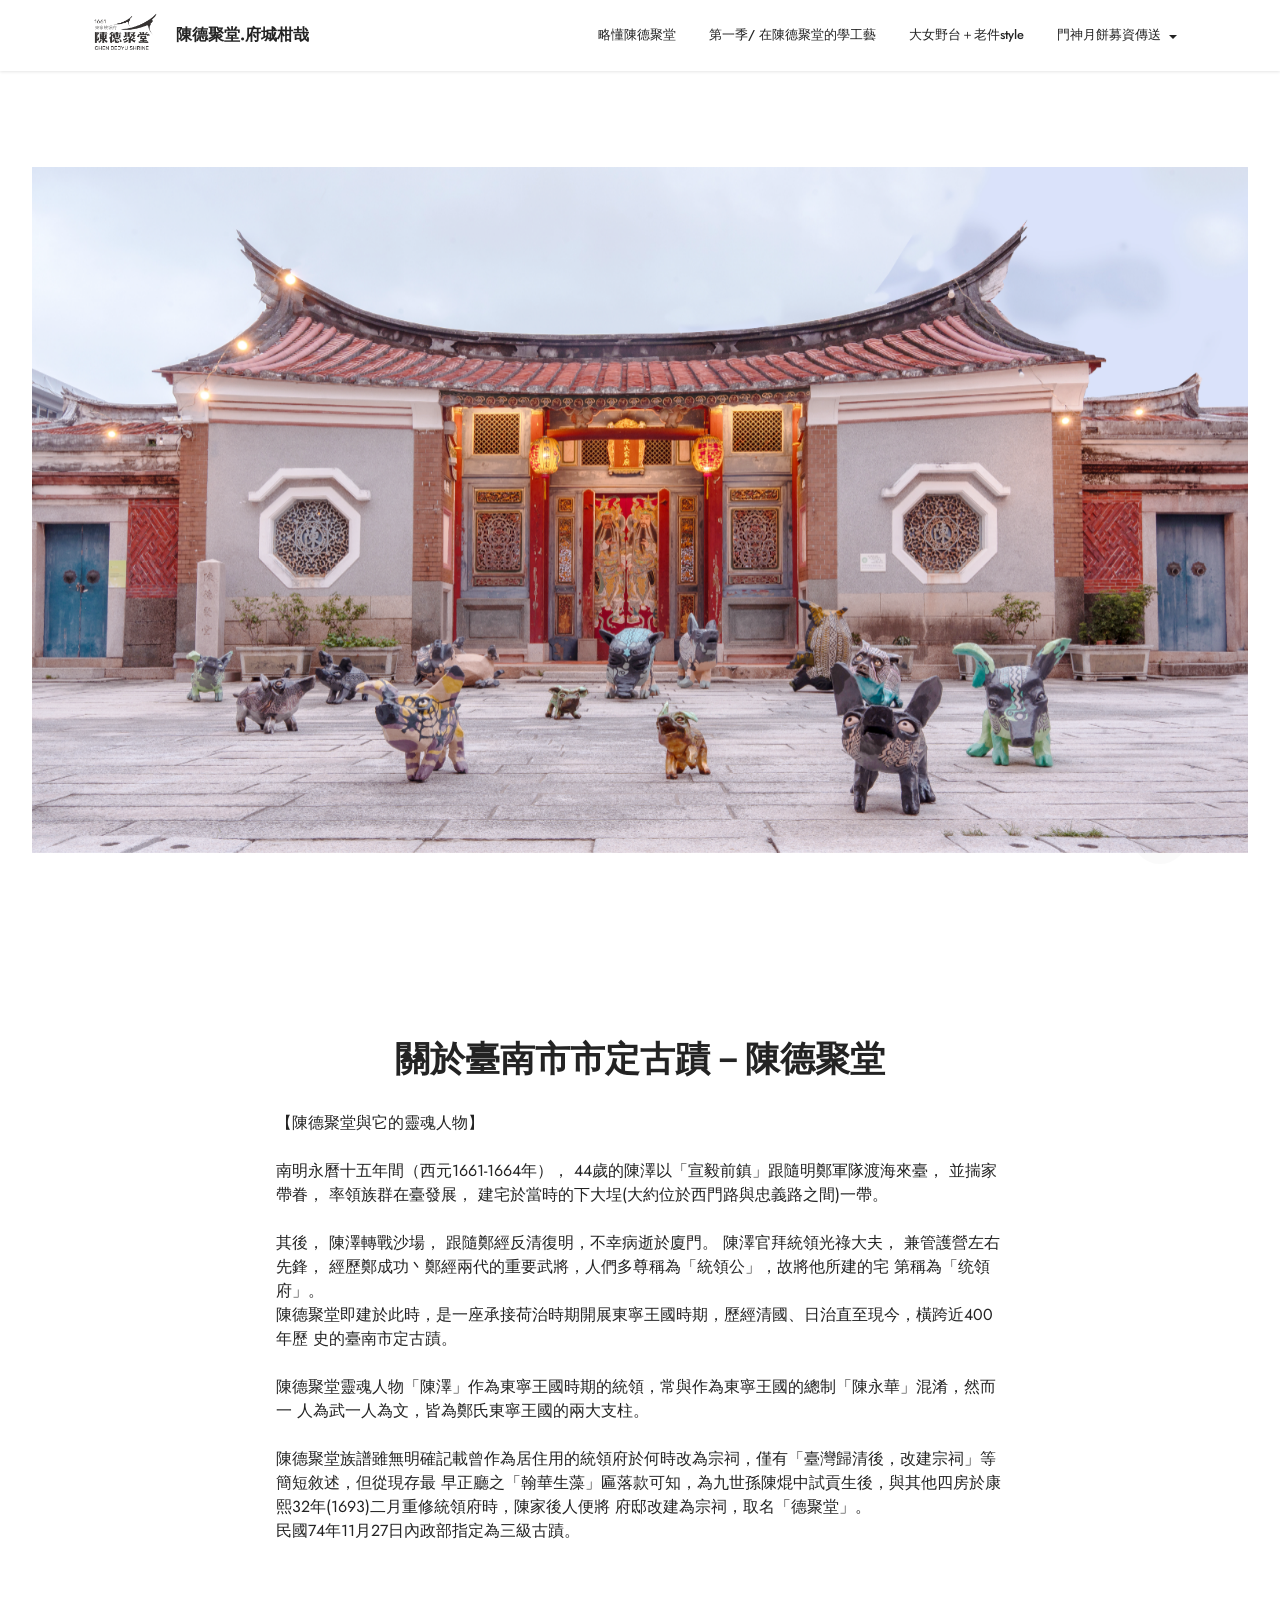
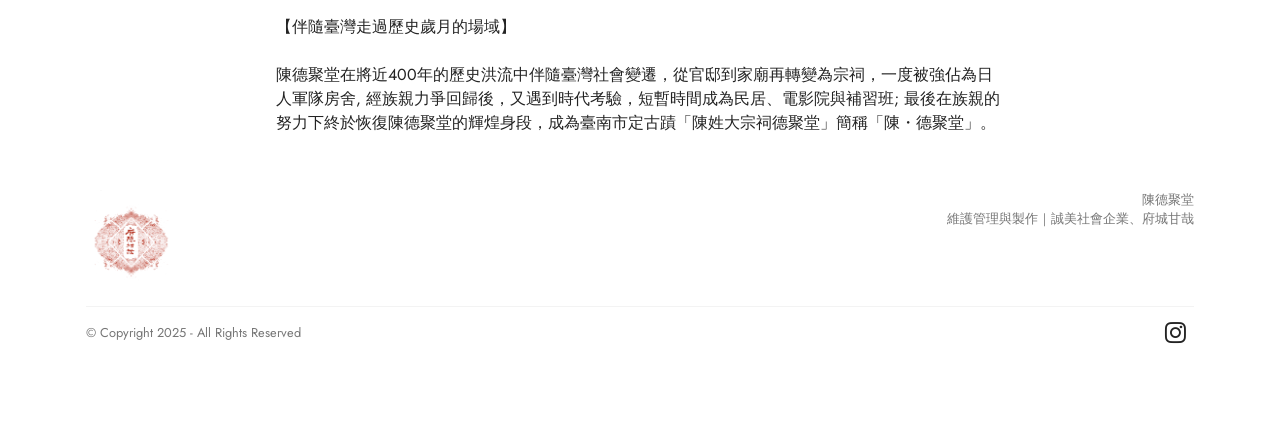
<file: page1.html>
<!DOCTYPE html>
<html  >
<head>
  
  <meta charset="UTF-8">
  <meta http-equiv="X-UA-Compatible" content="IE=edge">
  
  <meta name="viewport" content="width=device-width, initial-scale=1, minimum-scale=1">
  <link rel="shortcut icon" href="assets/images/ci-3.png" type="image/x-icon">
  <meta name="description" content="">
  
  
  <title>陳德聚堂介紹</title>
  <link rel="stylesheet" href="assets/bootstrap/css/bootstrap.min.css">
  <link rel="stylesheet" href="assets/bootstrap/css/bootstrap-grid.min.css">
  <link rel="stylesheet" href="assets/bootstrap/css/bootstrap-reboot.min.css">
  <link rel="stylesheet" href="assets/animatecss/animate.css">
  <link rel="stylesheet" href="assets/popup-overlay-plugin/style.css">
  <link rel="stylesheet" href="assets/dropdown/css/style.css">
  <link rel="stylesheet" href="assets/socicon/css/styles.css">
  <link rel="stylesheet" href="assets/theme/css/style.css">
  <link rel="preload" href="https://fonts.googleapis.com/css?family=Jost:100,200,300,400,500,600,700,800,900,100i,200i,300i,400i,500i,600i,700i,800i,900i&display=swap" as="style" onload="this.onload=null;this.rel='stylesheet'">
  <noscript><link rel="stylesheet" href="https://fonts.googleapis.com/css?family=Jost:100,200,300,400,500,600,700,800,900,100i,200i,300i,400i,500i,600i,700i,800i,900i&display=swap"></noscript>
  <link rel="preload" as="style" href="assets/mobirise/css/mbr-additional.css"><link rel="stylesheet" href="assets/mobirise/css/mbr-additional.css" type="text/css">
  
  
  
  

</head>
<body>
  
  <section data-bs-version="5.1" class="menu menu1 cid-uVkymdbyuO" once="menu" id="menu1-r">
    

    <nav class="navbar navbar-dropdown navbar-fixed-top navbar-expand-lg">
        <div class="container">
            <div class="navbar-brand">
                <span class="navbar-logo">
                    <a href="index.html#header3-c">
                        <img src="assets/images/ci-3.png" alt="" style="height: 3rem;">
                    </a>
                </span>
                <span class="navbar-caption-wrap"><a class="navbar-caption text-black text-primary display-7" href="index.html#header3-c">陳德聚堂.府城柑哉</a></span>
            </div>
            <button class="navbar-toggler" type="button" data-toggle="collapse" data-bs-toggle="collapse" data-target="#navbarSupportedContent" data-bs-target="#navbarSupportedContent" aria-controls="navbarNavAltMarkup" aria-expanded="false" aria-label="Toggle navigation">
                <div class="hamburger">
                    <span></span>
                    <span></span>
                    <span></span>
                    <span></span>
                </div>
            </button>
            <div class="collapse navbar-collapse" id="navbarSupportedContent">
                <ul class="navbar-nav nav-dropdown nav-right" data-app-modern-menu="true"><li class="nav-item"><a class="nav-link link text-black text-primary display-4" href="mooncake.html#content1-10">略懂陳德聚堂</a></li>
                    
                    <li class="nav-item"><a class="nav-link link text-black text-primary display-4" href="learn2026.html#image3-1n">第一季/ 在陳德聚堂的學工藝</a></li><li class="nav-item"><a class="nav-link link text-black text-primary display-4" href="page5.html#content4-2m">大女野台＋老件style</a></li><li class="nav-item dropdown"><a class="nav-link link text-black text-primary dropdown-toggle display-4" href="index.html#content5-i" data-toggle="dropdown-submenu" data-bs-toggle="dropdown" data-bs-auto-close="outside" aria-expanded="false">門神月餅募資傳送</a><div class="dropdown-menu" aria-labelledby="dropdown-undefined"><a class="text-black text-primary dropdown-item display-4" href="mooncake.html#header3-c">產品資訊</a><div class="dropdown"><a class="text-black text-primary dropdown-item dropdown-toggle display-4" href="index.html#content5-i" data-toggle="dropdown-submenu" data-bs-toggle="dropdown" data-bs-auto-close="outside" aria-expanded="false">研發</a><div class="dropdown-menu dropdown-submenu" aria-labelledby="dropdown-undefined"><a class="text-black text-primary dropdown-item display-4" href="mooncake.html#header3-c">陳澤過的中秋是哪一種？</a><a class="text-black text-primary dropdown-item display-4" href="mooncake.html#gallery1-d">中秋搏餅的故事</a><a class="text-black text-primary dropdown-item show display-4" href="mooncake.html#header3-c">2026搏餅禮盒</a></div></div><a class="text-black text-primary dropdown-item display-4" href="mooncake.html#pricing2-13">募資方案</a><a class="text-black text-primary dropdown-item display-4" href="mooncake.html#content1-10">關於門神</a></div></li></ul>
                
                
            </div>
        </div>
    </nav>
</section>

<section data-bs-version="5.1" class="image3 cid-uVlmPHSxQa mbr-fullscreen" id="image3-x">
    

    

    <div class="container-fluid">
        <div class="row justify-content-center">
            <div class="col-12 col-lg-12">
                <div class="image-wrapper">
                    <img src="assets/images/2025-08-29-12.40.47.png" alt="">
                    
                </div>
            </div>
        </div>
    </div>
</section>

<section data-bs-version="5.1" class="content5 cid-uVln9SvJh5" id="content5-y">
    
    <div class="container">
        <div class="row justify-content-center">
            <div class="col-md-12 col-lg-8">
                <h3 class="mbr-section-title mbr-fonts-style mb-4 display-2">
                    <strong>關於臺南市市定古蹟－陳德聚堂</strong>
                </h3>
                
                <p class="mbr-text mbr-fonts-style display-7">【陳德聚堂與它的靈魂⼈物】<br><br>南明永曆十五年間（西元1661-1664年）， 44歲的陳澤以「宣毅前鎮」跟隨明鄭軍隊渡海來臺， 並揣家帶眷， 率領族群在臺發展， 建宅於當時的下大埕(大約位於西門路與忠義路之間)一帶。<br><br>其後， 陳澤轉戰沙場， 跟隨鄭經反清復明，不幸病逝於廈門。 陳澤官拜統領光祿大夫， 兼管護營左右先鋒， 經歷鄭成功丶鄭經兩代的重要武將，人們多尊稱為「統領公」，故將他所建的宅 第稱為「统領府」。<br>陳德聚堂即建於此時，是一座承接荷治時期開展東寧王國時期，歷經清國、日治直至現今，橫跨近400年歷 史的臺南市定古蹟。<br><br>陳德聚堂靈魂人物「陳澤」作為東寧王國時期的統領，常與作為東寧王國的總制「陳永華」混淆，然而一 人為武一人為文，皆為鄭氏東寧王國的兩大支柱。<br><br>陳德聚堂族譜雖無明確記載曾作為居住用的統領府於何時改為宗祠，僅有「臺灣歸清後，改建宗祠」等簡短敘述，但從現存最 早正廳之「翰華生藻」匾落款可知，為九世孫陳焜中試貢生後，與其他四房於康熙32年(1693)二月重修統領府時，陳家後人便將 府邸改建為宗祠，取名「德聚堂」。<br>民國74年11月27日內政部指定為三級古蹟。<br><br><br><br>【伴隨臺灣走過歷史歲月的場域】<br><br>陳德聚堂在將近400年的歷史洪流中伴隨臺灣社會變遷，從官邸到家廟再轉變為宗祠，一度被強佔為日人軍隊房舍, 經族親力爭回歸後，又遇到時代考驗，短暫時間成為民居、電影院與補習班; 最後在族親的努力下終於恢復陳德聚堂的輝煌身段，成為臺南市定古蹟「陳姓大宗祠德聚堂」簡稱「陳・德聚堂」。 <br><br></p>
            </div>
        </div>
    </div>
</section>

<section data-bs-version="5.1" class="footer5 cid-uVlg2sDnrU" once="footers" id="footer5-s">

    

    

    <div class="container">
        <div class="media-container-row">
            <div class="col-md-1 col-6">
                <div class="media-wrap">
                    <a href="https://www.instagram.com/fucheng.ganzai/" target="_blank">
                        <img src="assets/images/1.png" alt="府城柑哉">
                    </a>
                </div>
            </div>
            <div class="col-11 col-6">
                <p class="mbr-text align-right links mbr-fonts-style display-4">陳德聚堂<br>維護管理與製作｜誠美社會企業、府城甘哉</p>
            </div>
        </div>
        <!-- <div class="media-container-row">
            <div class="col-md-12"> -->
        <div class="footer-lower">
            <div class="media-container-row">
                <div class="col-md-12">
                    <hr>
                </div>
            </div>
            <div class="media-container-row">
                <div class="col-md-6 copyright">
                    <p class="mbr-text mbr-fonts-style display-4">
                        © Copyright 2025 - All Rights Reserved&nbsp;&nbsp;</p>
                </div>
                <div class="col-md-6">
                    <div class="social-list align-right">
                        <div class="soc-item">
                            <a href="https://www.instagram.com/fucheng.ganzai/" target="_blank">
                                <span class="mbr-iconfont mbr-iconfont-social socicon-instagram socicon"></span>
                            </a>
                        </div>
                        
                        
                        
                        
                        
                    </div>
                </div>
            </div>
            <!-- </div>
            </div> -->
        </div>

    </div>
</section>


<script src="assets/bootstrap/js/bootstrap.bundle.min.js"></script>
  <script src="assets/smoothscroll/smooth-scroll.js"></script>
  <script src="assets/ytplayer/index.js"></script>
  <script src="assets/dropdown/js/navbar-dropdown.js"></script>
  <script src="assets/theme/js/script.js"></script>
  
  
  
 <div id="scrollToTop" class="scrollToTop mbr-arrow-up"><a style="text-align: center;"><i class="mbr-arrow-up-icon mbr-arrow-up-icon-cm cm-icon cm-icon-smallarrow-up"></i></a></div>
    <input name="animation" type="hidden">
  
</body>
</html>
</file>
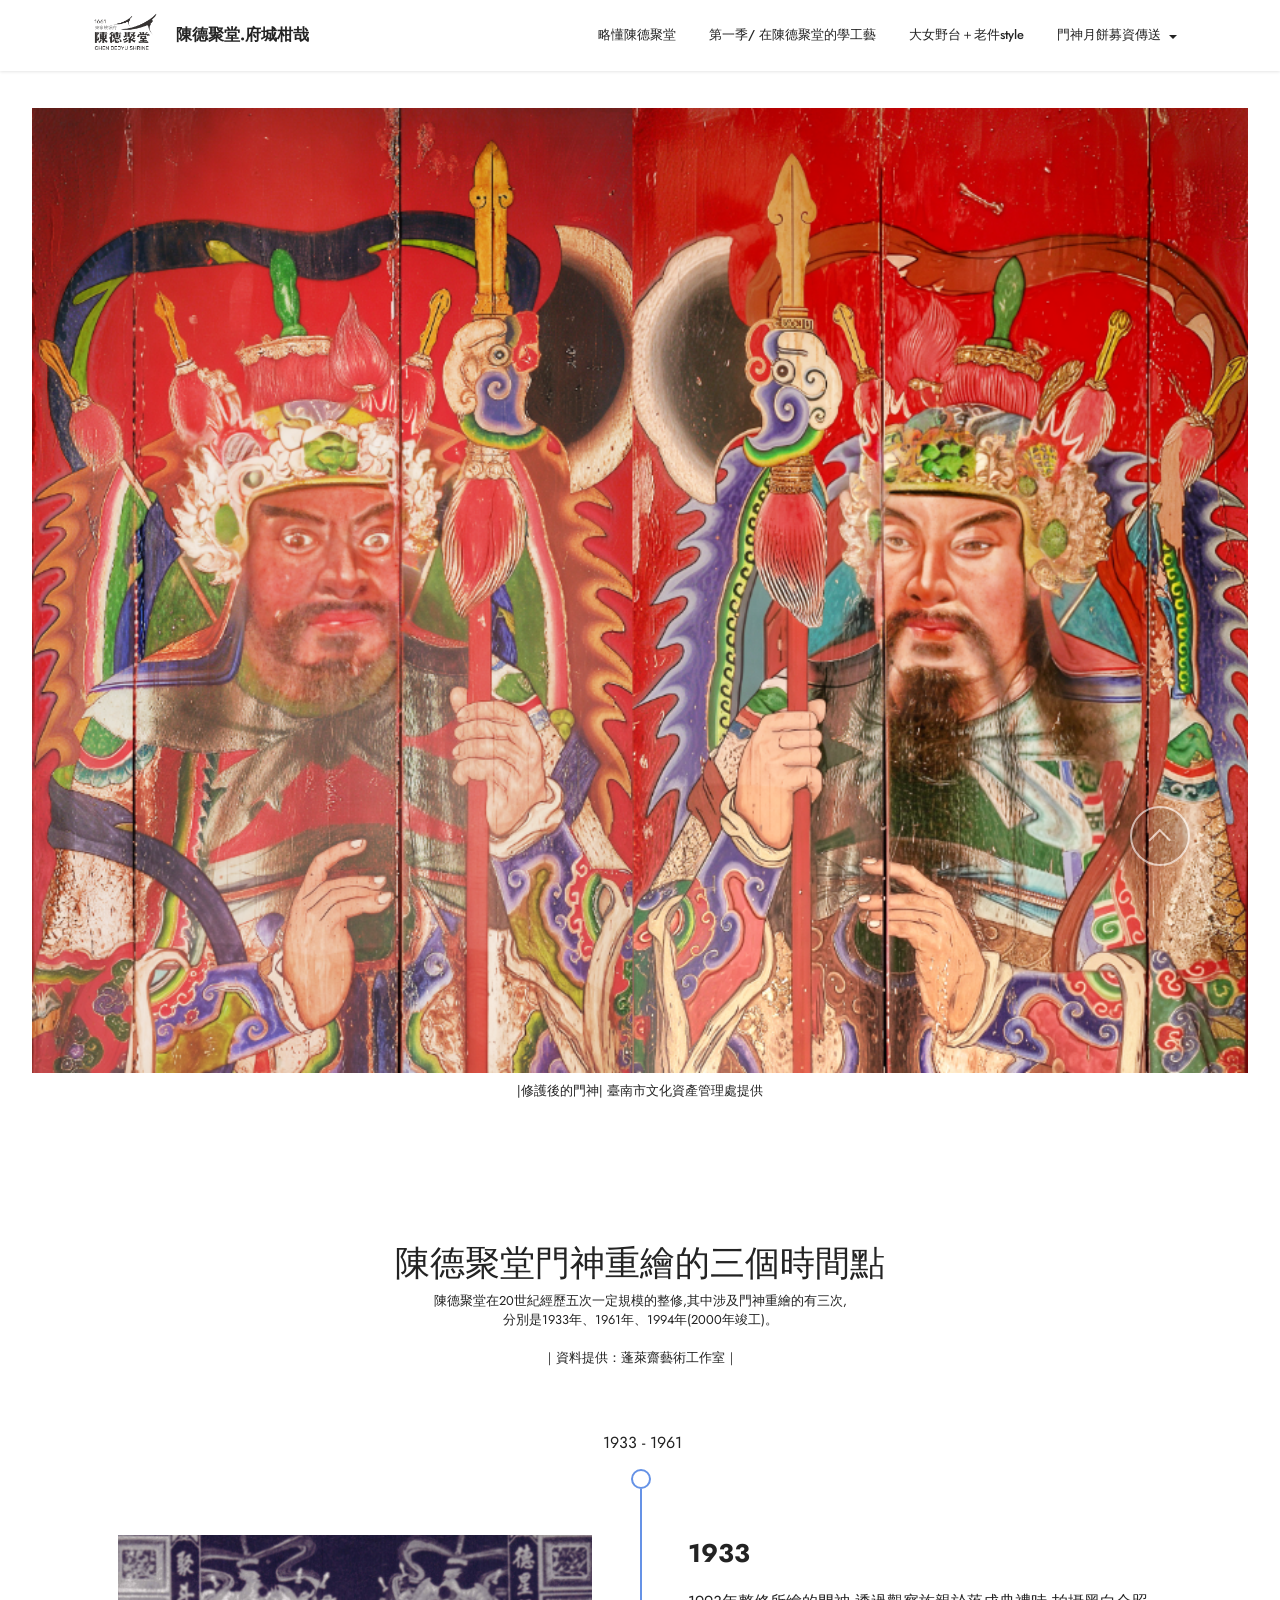
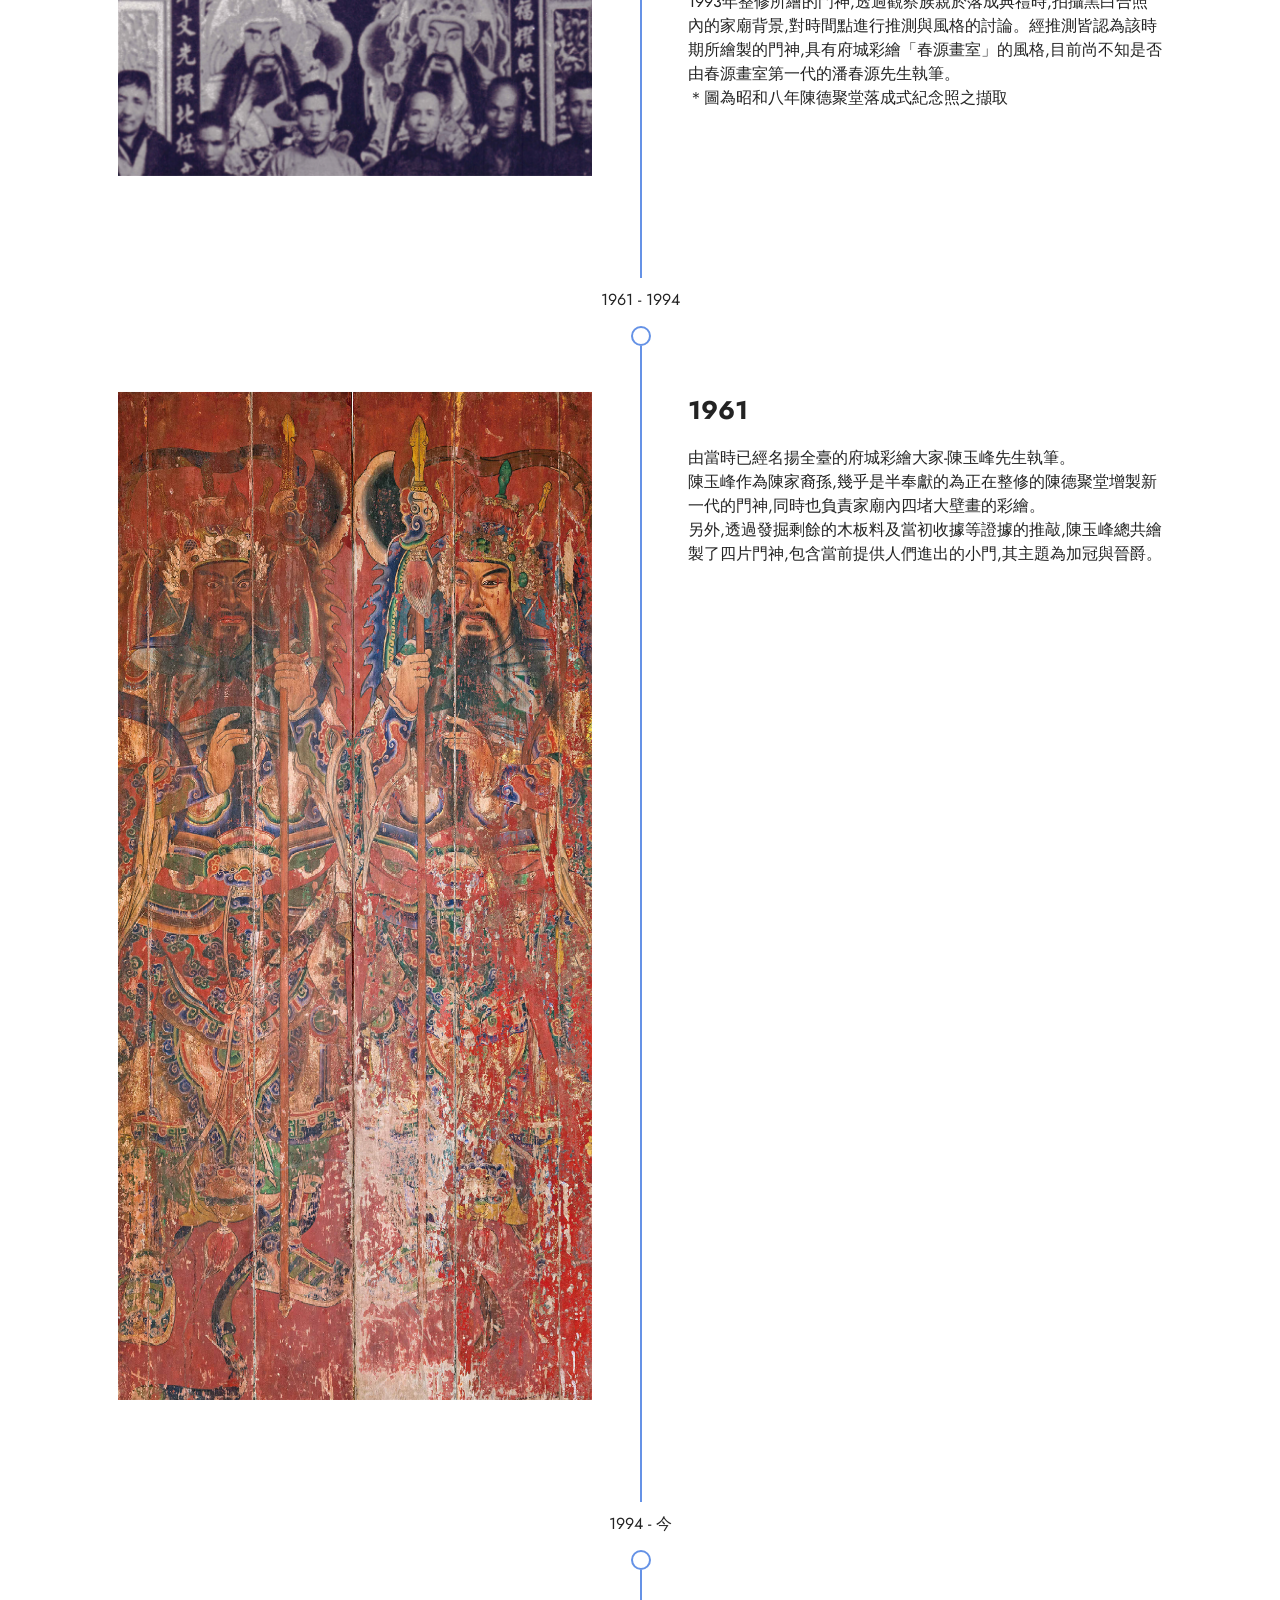
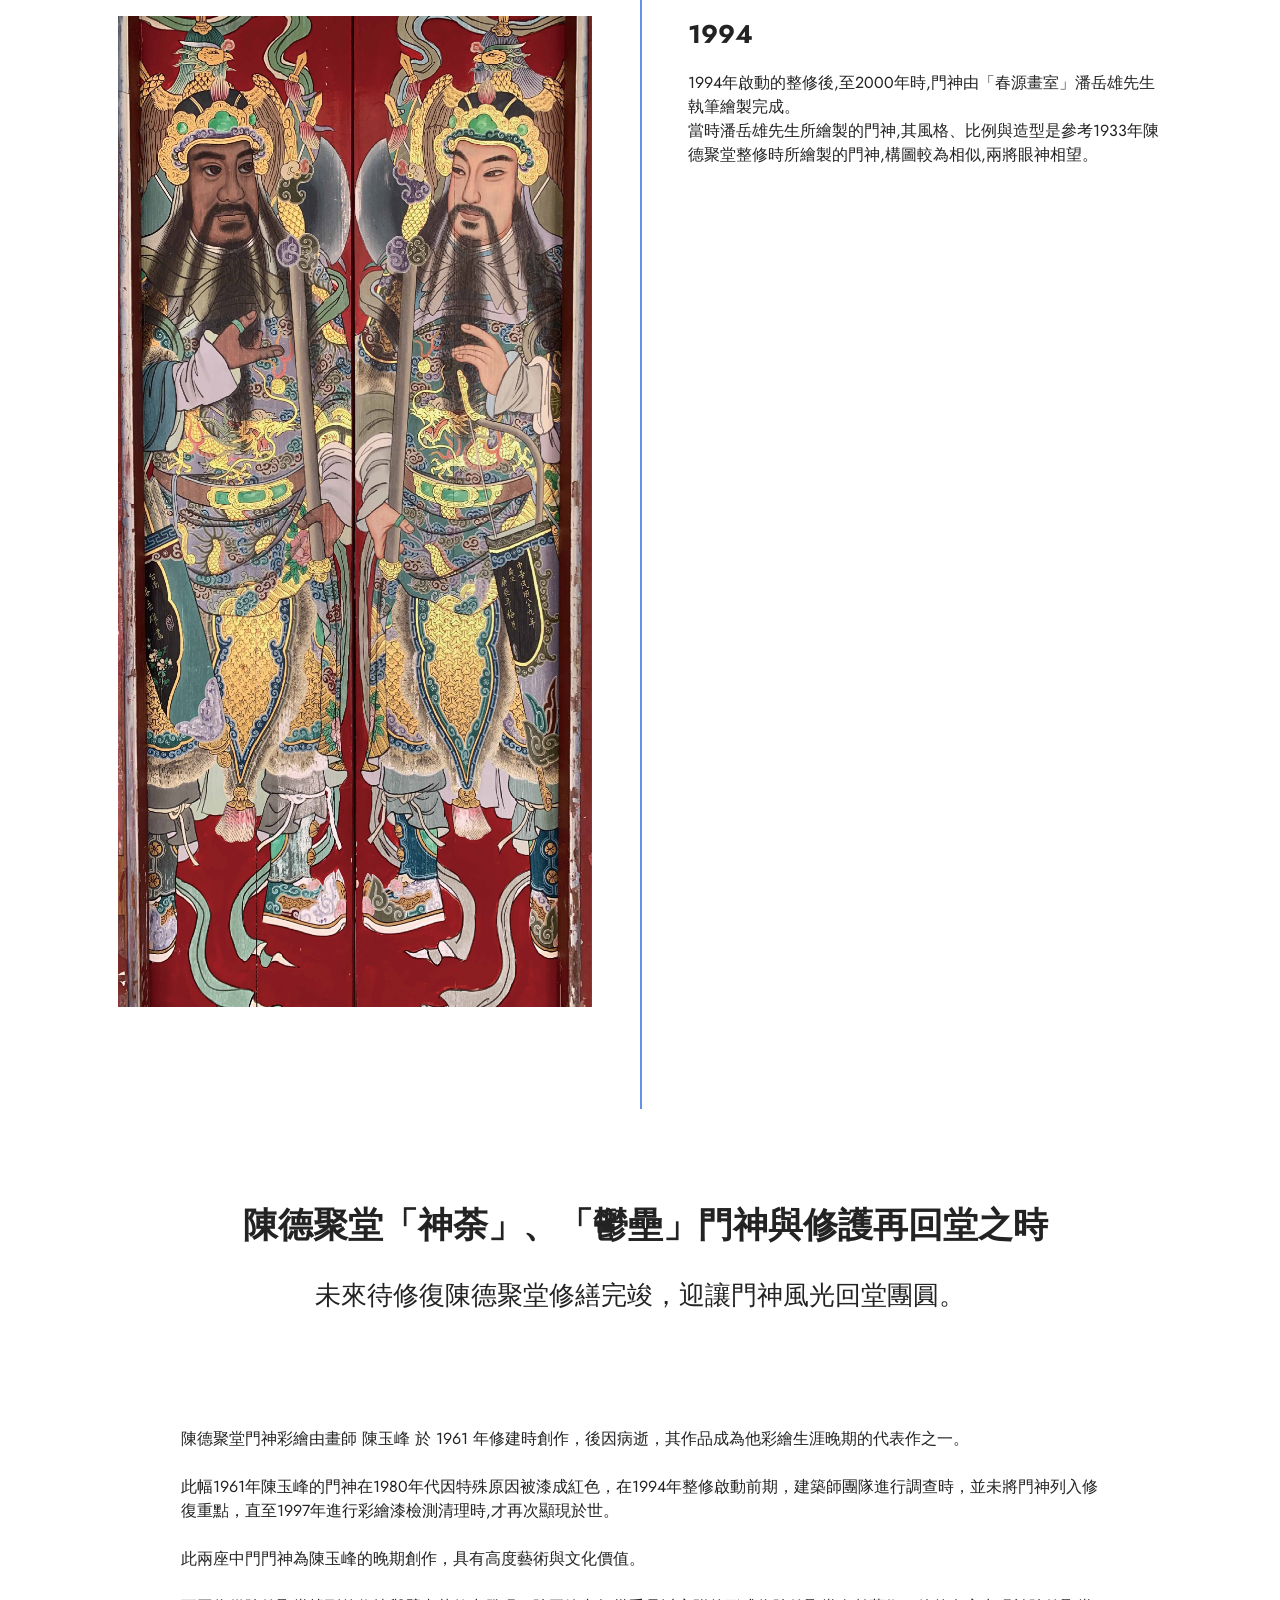
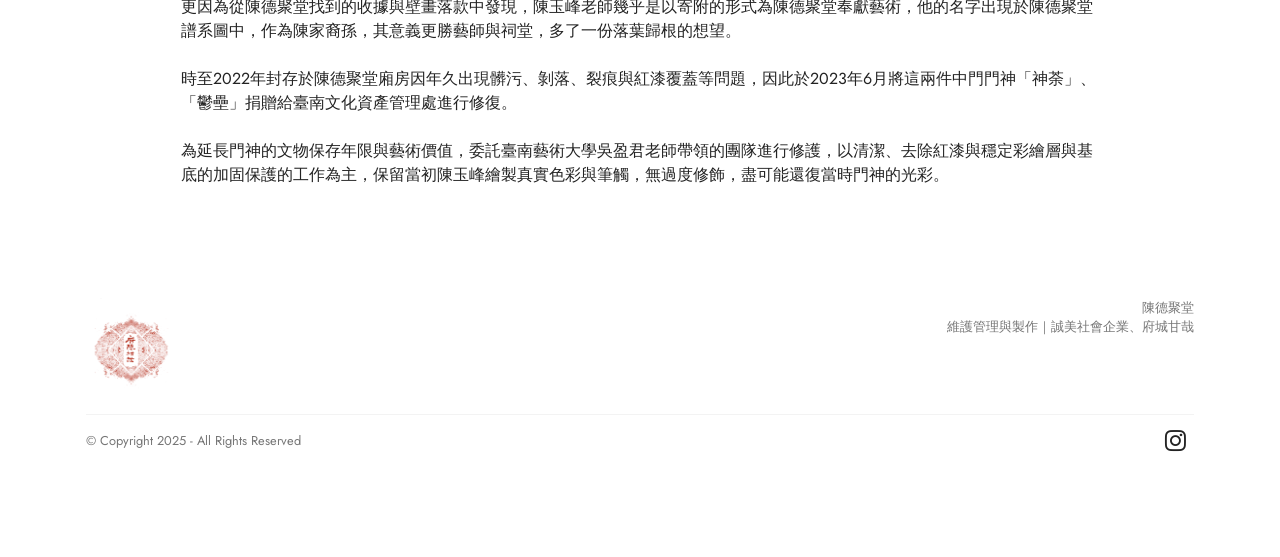
<file: page2.html>
<!DOCTYPE html>
<html  >
<head>
  
  <meta charset="UTF-8">
  <meta http-equiv="X-UA-Compatible" content="IE=edge">
  
  <meta name="viewport" content="width=device-width, initial-scale=1, minimum-scale=1">
  <link rel="shortcut icon" href="assets/images/ci-3.png" type="image/x-icon">
  <meta name="description" content="">
  
  
  <title>關於門神</title>
  <link rel="stylesheet" href="assets/bootstrap/css/bootstrap.min.css">
  <link rel="stylesheet" href="assets/bootstrap/css/bootstrap-grid.min.css">
  <link rel="stylesheet" href="assets/bootstrap/css/bootstrap-reboot.min.css">
  <link rel="stylesheet" href="assets/animatecss/animate.css">
  <link rel="stylesheet" href="assets/popup-overlay-plugin/style.css">
  <link rel="stylesheet" href="assets/dropdown/css/style.css">
  <link rel="stylesheet" href="assets/socicon/css/styles.css">
  <link rel="stylesheet" href="assets/theme/css/style.css">
  <link rel="preload" href="https://fonts.googleapis.com/css?family=Jost:100,200,300,400,500,600,700,800,900,100i,200i,300i,400i,500i,600i,700i,800i,900i&display=swap" as="style" onload="this.onload=null;this.rel='stylesheet'">
  <noscript><link rel="stylesheet" href="https://fonts.googleapis.com/css?family=Jost:100,200,300,400,500,600,700,800,900,100i,200i,300i,400i,500i,600i,700i,800i,900i&display=swap"></noscript>
  <link rel="preload" as="style" href="assets/mobirise/css/mbr-additional.css"><link rel="stylesheet" href="assets/mobirise/css/mbr-additional.css" type="text/css">
  
  
  
  

</head>
<body>
  
  <section data-bs-version="5.1" class="menu menu1 cid-uVkymdbyuO" once="menu" id="menu1-t">
    

    <nav class="navbar navbar-dropdown navbar-fixed-top navbar-expand-lg">
        <div class="container">
            <div class="navbar-brand">
                <span class="navbar-logo">
                    <a href="index.html#header3-c">
                        <img src="assets/images/ci-3.png" alt="" style="height: 3rem;">
                    </a>
                </span>
                <span class="navbar-caption-wrap"><a class="navbar-caption text-black text-primary display-7" href="index.html#header3-c">陳德聚堂.府城柑哉</a></span>
            </div>
            <button class="navbar-toggler" type="button" data-toggle="collapse" data-bs-toggle="collapse" data-target="#navbarSupportedContent" data-bs-target="#navbarSupportedContent" aria-controls="navbarNavAltMarkup" aria-expanded="false" aria-label="Toggle navigation">
                <div class="hamburger">
                    <span></span>
                    <span></span>
                    <span></span>
                    <span></span>
                </div>
            </button>
            <div class="collapse navbar-collapse" id="navbarSupportedContent">
                <ul class="navbar-nav nav-dropdown nav-right" data-app-modern-menu="true"><li class="nav-item"><a class="nav-link link text-black text-primary display-4" href="mooncake.html#content1-10">略懂陳德聚堂</a></li>
                    
                    <li class="nav-item"><a class="nav-link link text-black text-primary display-4" href="learn2026.html#image3-1n">第一季/ 在陳德聚堂的學工藝</a></li><li class="nav-item"><a class="nav-link link text-black text-primary display-4" href="page5.html#content4-2m">大女野台＋老件style</a></li><li class="nav-item dropdown"><a class="nav-link link text-black text-primary dropdown-toggle display-4" href="index.html#content5-i" data-toggle="dropdown-submenu" data-bs-toggle="dropdown" data-bs-auto-close="outside" aria-expanded="false">門神月餅募資傳送</a><div class="dropdown-menu" aria-labelledby="dropdown-undefined"><a class="text-black text-primary dropdown-item display-4" href="mooncake.html#header3-c">產品資訊</a><div class="dropdown"><a class="text-black text-primary dropdown-item dropdown-toggle display-4" href="index.html#content5-i" data-toggle="dropdown-submenu" data-bs-toggle="dropdown" data-bs-auto-close="outside" aria-expanded="false">研發</a><div class="dropdown-menu dropdown-submenu" aria-labelledby="dropdown-undefined"><a class="text-black text-primary dropdown-item display-4" href="mooncake.html#header3-c">陳澤過的中秋是哪一種？</a><a class="text-black text-primary dropdown-item display-4" href="mooncake.html#gallery1-d">中秋搏餅的故事</a><a class="text-black text-primary dropdown-item show display-4" href="mooncake.html#header3-c">2026搏餅禮盒</a></div></div><a class="text-black text-primary dropdown-item display-4" href="mooncake.html#pricing2-13">募資方案</a><a class="text-black text-primary dropdown-item display-4" href="mooncake.html#content1-10">關於門神</a></div></li></ul>
                
                
            </div>
        </div>
    </nav>
</section>

<section data-bs-version="5.1" class="image3 cid-uVllKuWtlt mbr-fullscreen" id="image3-v">
    

    

    <div class="container-fluid">
        <div class="row justify-content-center">
            <div class="col-12 col-lg-12">
                <div class="image-wrapper">
                    <img src="assets/images/2025-09-01-12.00.34.png" alt="">
                    <p class="mbr-description mbr-fonts-style mt-2 align-center display-4">|修護後的門神|    臺南市文化資產管理處提供</p>
                </div>
            </div>
        </div>
    </div>
</section>

<section data-bs-version="5.1" class="timeline3 cid-uVsF49eQfe" id="timeline3-1a">
    
    
    <div class="container">
        <div class="mbr-section-head">
            <h3 class="mbr-section-title mbr-fonts-style align-center mb-0 display-2">陳德聚堂門神重繪的三個時間點</h3>
            <h4 class="mbr-section-subtitle mbr-fonts-style align-center mb-0 mt-2 display-4">
                陳德聚堂在20世紀經歷五次一定規模的整修,其中涉及門神重繪的有三次,
            <div>分別是1933年、1961年、1994年(2000年竣工)。</div><br><div>｜資料提供：蓬萊齋藝術工作室｜</div></h4>
        </div>
        <div class="timelines-container mt-4">
            <div class="row timeline-element first-separline mb-5 reverseTimeline">
                <div class="timeline-date col-12">
                    <div class="timeline-date-wrapper">
                        <p class="mbr-timeline-date display-7">1994 - 今</p>
                    </div>
                </div>
                <span class="iconBackground"></span>
                <div class="col-12 col-md-6">
                    <div class="image-wrapper">
                        <img src="assets/images/87x61.5-87x16-3.jpg" alt="" title="">
                    </div>
                </div>
                <div class="col-12 col-md-6">
                    <div class="timeline-text-wrapper">
                        <h4 class="mbr-timeline-title mbr-fonts-style mb-0 display-5"><strong>1994</strong></h4>
                        <p class="mbr-text mbr-fonts-style mt-3 mb-0 display-7">1994年啟動的整修後,至2000年時,門神由「春源畫室」潘岳雄先生執筆繪製完成。<br>當時潘岳雄先生所繪製的門神,其風格、比例與造型是參考1933年陳德聚堂整修時所繪製的門神,構圖較為相似,兩將眼神相望。<br></p>
                    </div>
                </div>
            </div>
            <div class="row timeline-element first-separline mb-5 reverseTimeline">
                <div class="timeline-date col-12">
                    <div class="timeline-date-wrapper">
                        <p class="mbr-timeline-date display-7">
                            1961 - 1994</p>
                    </div>
                </div>
                <span class="iconBackground"></span>
                <div class="col-12 col-md-6">
                    <div class="image-wrapper">
                        <img src="assets/images/87x61.5-87x16-2.jpg" alt="" title="">
                    </div>
                </div>
                <div class="col-12 col-md-6">
                    <div class="timeline-text-wrapper">
                        <h4 class="mbr-timeline-title mbr-fonts-style mb-0 display-5">
                            <strong>1961</strong></h4>
                        <p class="mbr-text mbr-fonts-style mt-3 mb-0 display-7">由當時已經名揚全臺的府城彩繪大家-陳玉峰先生執筆。<br>陳玉峰作為陳家裔孫,幾乎是半奉獻的為正在整修的陳德聚堂增製新一代的門神,同時也負責家廟內四堵大壁畫的彩繪。<br>另外,透過發掘剩餘的木板料及當初收據等證據的推敲,陳玉峰總共繪製了四片門神,包含當前提供人們進出的小門,其主題為加冠與晉爵。<br><br></p>
                    </div>
                </div>
            </div>
            <div class="row timeline-element first-separline mb-5 reverseTimeline">
                <div class="timeline-date col-12">
                    <div class="timeline-date-wrapper">
                        <p class="mbr-timeline-date display-7">&nbsp;1933 - 1961</p>
                    </div>
                </div>
                <span class="iconBackground"></span>
                <div class="col-12 col-md-6">
                    <div class="image-wrapper">
                        <img src="assets/images/87x61.5-87x16-4.jpg" alt="" title="">
                    </div>
                </div>
                <div class="col-12 col-md-6">
                    <div class="timeline-text-wrapper">
                        <h4 class="mbr-timeline-title mbr-fonts-style mb-0 display-5">
                            <strong>1933</strong></h4>
                        <p class="mbr-text mbr-fonts-style mt-3 mb-0 display-7">1993年整修所繪的門神,透過觀察族親於落成典禮時,拍攝黑白合照內的家廟背景,對時間點進行推測與風格的討論。經推測皆認為該時期所繪製的門神,具有府城彩繪「春源畫室」的風格,目前尚不知是否由春源畫室第一代的潘春源先生執筆。<br>＊圖為昭和八年陳德聚堂落成式紀念照之擷取</p>
                    </div>
                </div>
            </div>
            
            
            
            
            
            
            
            
            
        </div>
    </div>
</section>

<section data-bs-version="5.1" class="content4 cid-uVsF6wKPPO" id="content4-1b">
    
    
    <div class="container">
        <div class="row justify-content-center">
            <div class="title col-md-12 col-lg-12">
                <h3 class="mbr-section-title mbr-fonts-style align-center mb-4 display-2">
                    <strong><br></strong>&nbsp;<strong>陳德聚堂「神荼」、「鬱壘」門神與修護再回堂之時</strong>
                </h3>
                <h4 class="mbr-section-subtitle align-center mbr-fonts-style mb-4 display-5">未來待修復陳德聚堂修繕完竣，迎讓門神風光回堂團圓。</h4>
                
            </div>
        </div>
    </div>
</section>

<section data-bs-version="5.1" class="content5 cid-uVllXRYQKF" id="content5-w">
    
    <div class="container">
        <div class="row justify-content-center">
            <div class="col-md-12 col-lg-10">
                
                
                <p class="mbr-text mbr-fonts-style display-7">陳德聚堂門神彩繪由畫師 陳玉峰 於 1961 年修建時創作，後因病逝，其作品成為他彩繪生涯晚期的代表作之一。<br><br>此幅1961年陳玉峰的門神在1980年代因特殊原因被漆成紅色，在1994年整修啟動前期，建築師團隊進行調查時，並未將門神列入修復重點，直至1997年進行彩繪漆檢測清理時,才再次顯現於世。<br><br>此兩座中門門神為陳玉峰的晚期創作，具有高度藝術與文化價值。<br><br>更因為從陳德聚堂找到的收據與壁畫落款中發現，陳玉峰老師幾乎是以寄附的形式為陳德聚堂奉獻藝術，他的名字出現於陳德聚堂譜系圖中，作為陳家裔孫，其意義更勝藝師與祠堂，多了一份落葉歸根的想望。<br><br>時至2022年封存於陳德聚堂廂房因年久出現髒污、剝落、裂痕與紅漆覆蓋等問題，因此於2023年6月將這兩件中門門神「神荼」、「鬱壘」捐贈給臺南文化資產管理處進行修復。<br><br>為延長門神的文物保存年限與藝術價值，委託臺南藝術大學吳盈君老師帶領的團隊進行修護，以清潔、去除紅漆與穩定彩繪層與基底的加固保護的工作為主，保留當初陳玉峰繪製真實色彩與筆觸，無過度修飾，盡可能還復當時門神的光彩。<br></p>
            </div>
        </div>
    </div>
</section>

<section data-bs-version="5.1" class="footer5 cid-uVlg2sDnrU" once="footers" id="footer5-u">

    

    

    <div class="container">
        <div class="media-container-row">
            <div class="col-md-1 col-6">
                <div class="media-wrap">
                    <a href="https://www.instagram.com/fucheng.ganzai/" target="_blank">
                        <img src="assets/images/1.png" alt="府城柑哉">
                    </a>
                </div>
            </div>
            <div class="col-11 col-6">
                <p class="mbr-text align-right links mbr-fonts-style display-4">陳德聚堂<br>維護管理與製作｜誠美社會企業、府城甘哉</p>
            </div>
        </div>
        <!-- <div class="media-container-row">
            <div class="col-md-12"> -->
        <div class="footer-lower">
            <div class="media-container-row">
                <div class="col-md-12">
                    <hr>
                </div>
            </div>
            <div class="media-container-row">
                <div class="col-md-6 copyright">
                    <p class="mbr-text mbr-fonts-style display-4">
                        © Copyright 2025 - All Rights Reserved&nbsp;&nbsp;</p>
                </div>
                <div class="col-md-6">
                    <div class="social-list align-right">
                        <div class="soc-item">
                            <a href="https://www.instagram.com/fucheng.ganzai/" target="_blank">
                                <span class="mbr-iconfont mbr-iconfont-social socicon-instagram socicon"></span>
                            </a>
                        </div>
                        
                        
                        
                        
                        
                    </div>
                </div>
            </div>
            <!-- </div>
            </div> -->
        </div>

    </div>
</section>


<script src="assets/bootstrap/js/bootstrap.bundle.min.js"></script>
  <script src="assets/smoothscroll/smooth-scroll.js"></script>
  <script src="assets/ytplayer/index.js"></script>
  <script src="assets/dropdown/js/navbar-dropdown.js"></script>
  <script src="assets/theme/js/script.js"></script>
  
  
  
 <div id="scrollToTop" class="scrollToTop mbr-arrow-up"><a style="text-align: center;"><i class="mbr-arrow-up-icon mbr-arrow-up-icon-cm cm-icon cm-icon-smallarrow-up"></i></a></div>
    <input name="animation" type="hidden">
  
</body>
</html>
</file>
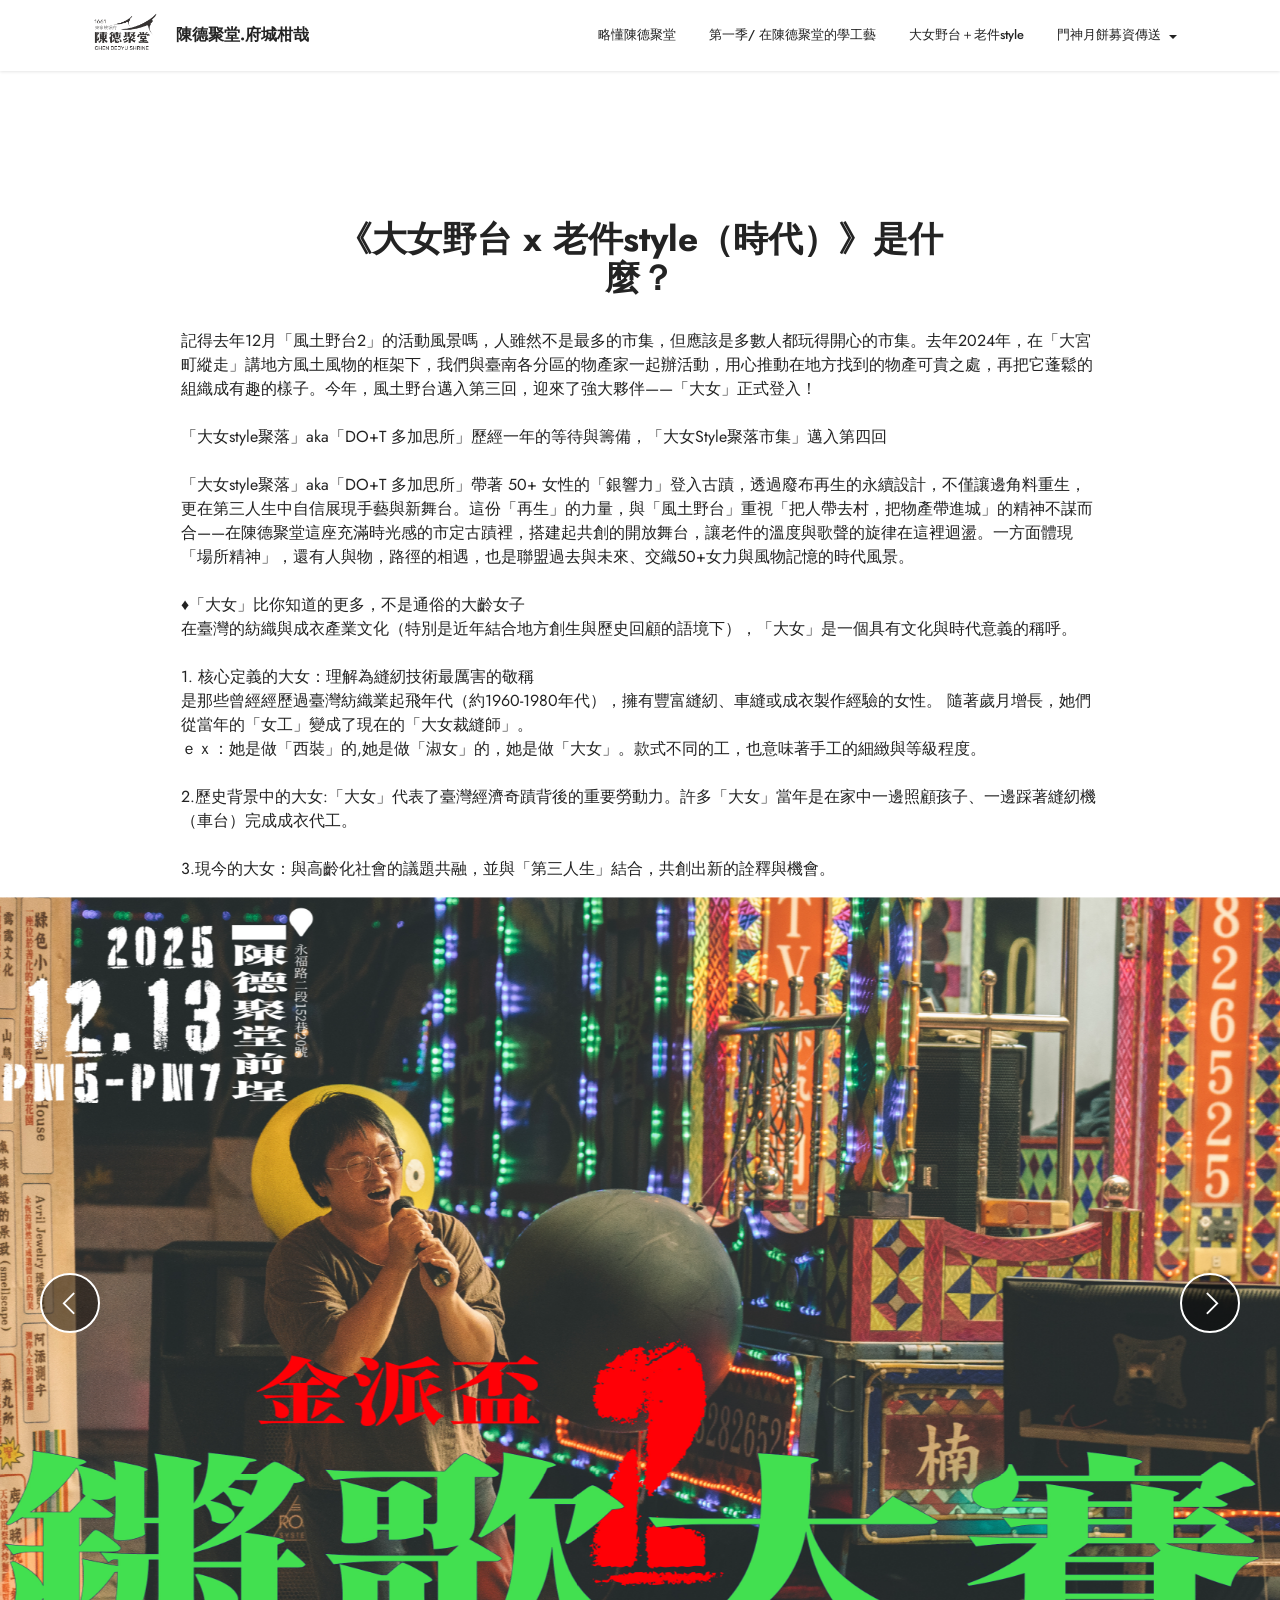
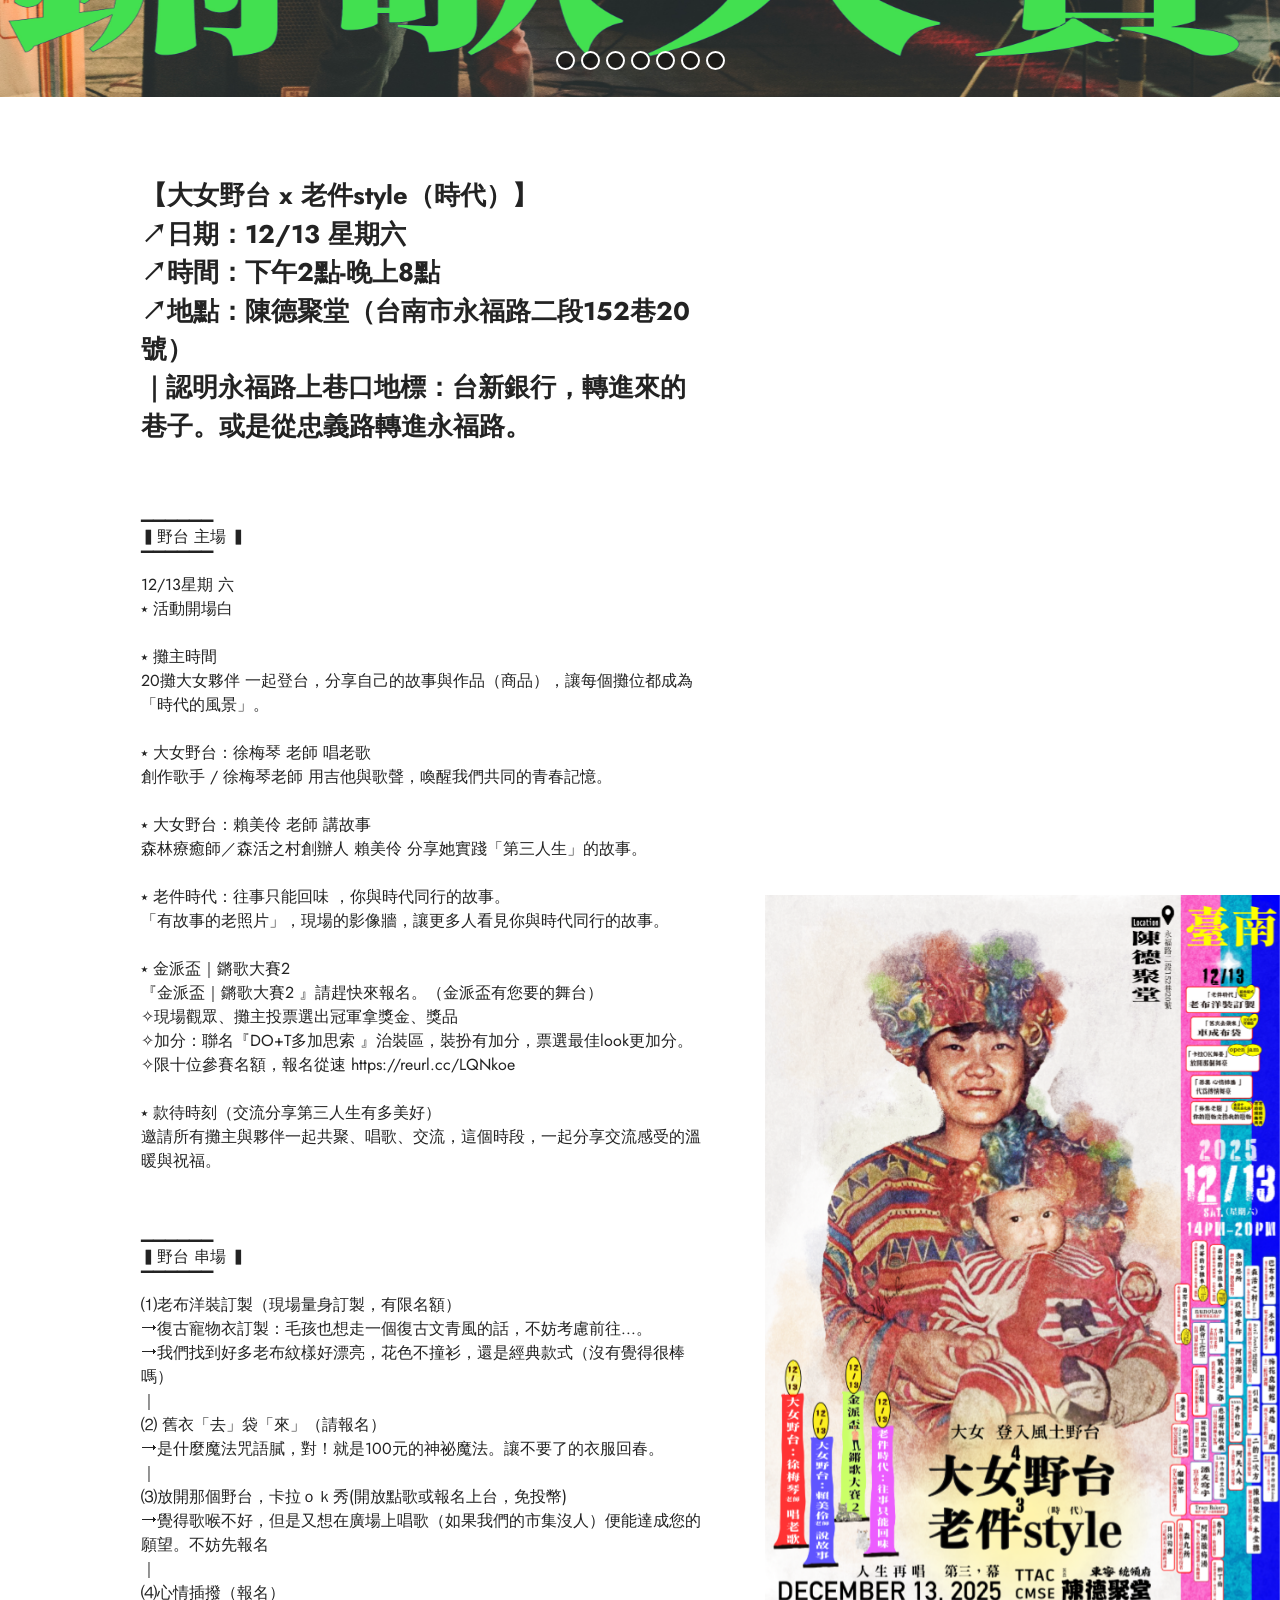
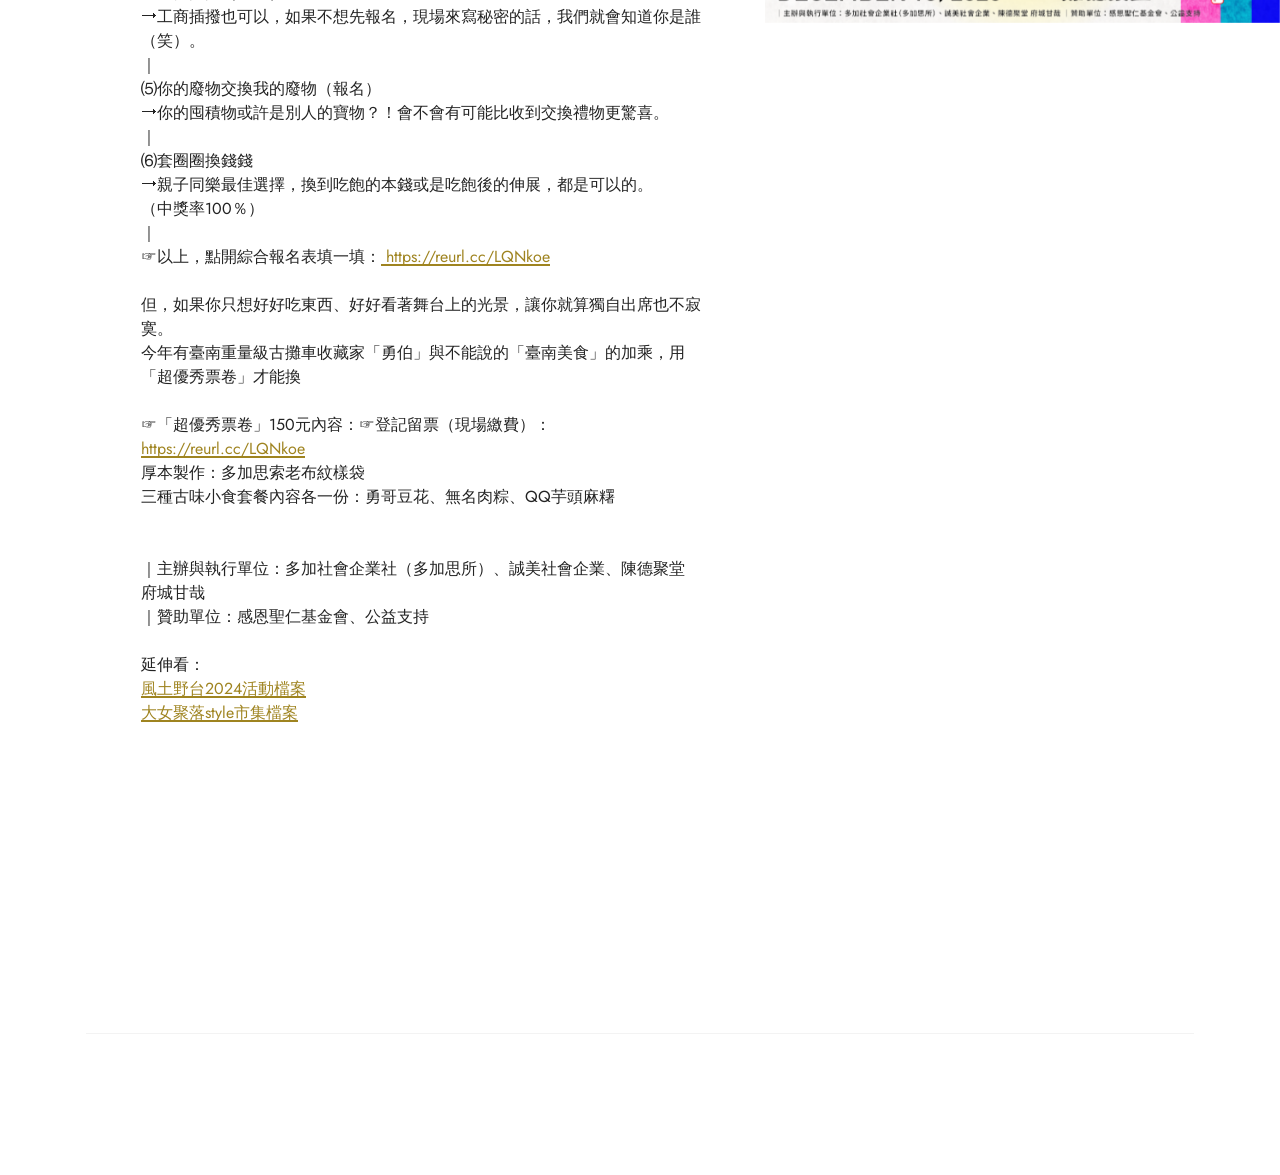
<file: page5.html>
<!DOCTYPE html>
<html  >
<head>
  
  <meta charset="UTF-8">
  <meta http-equiv="X-UA-Compatible" content="IE=edge">
  
  <meta name="viewport" content="width=device-width, initial-scale=1, minimum-scale=1">
  <link rel="shortcut icon" href="assets/images/ci-3.png" type="image/x-icon">
  <meta name="description" content="">
  
  
  <title>大女野台＋老件時代</title>
  <link rel="stylesheet" href="assets/web/assets/mobirise-icons2/mobirise2.css">
  <link rel="stylesheet" href="assets/bootstrap/css/bootstrap.min.css">
  <link rel="stylesheet" href="assets/bootstrap/css/bootstrap-grid.min.css">
  <link rel="stylesheet" href="assets/bootstrap/css/bootstrap-reboot.min.css">
  <link rel="stylesheet" href="assets/animatecss/animate.css">
  <link rel="stylesheet" href="assets/popup-overlay-plugin/style.css">
  <link rel="stylesheet" href="assets/dropdown/css/style.css">
  <link rel="stylesheet" href="assets/socicon/css/styles.css">
  <link rel="stylesheet" href="assets/theme/css/style.css">
  <link rel="preload" href="https://fonts.googleapis.com/css?family=Jost:100,200,300,400,500,600,700,800,900,100i,200i,300i,400i,500i,600i,700i,800i,900i&display=swap" as="style" onload="this.onload=null;this.rel='stylesheet'">
  <noscript><link rel="stylesheet" href="https://fonts.googleapis.com/css?family=Jost:100,200,300,400,500,600,700,800,900,100i,200i,300i,400i,500i,600i,700i,800i,900i&display=swap"></noscript>
  <link rel="preload" as="style" href="assets/mobirise/css/mbr-additional.css"><link rel="stylesheet" href="assets/mobirise/css/mbr-additional.css" type="text/css">
  
  
  
  

</head>
<body>
  
  <section data-bs-version="5.1" class="menu menu1 cid-uVkymdbyuO" once="menu" id="menu1-1u">
    

    <nav class="navbar navbar-dropdown navbar-fixed-top navbar-expand-lg">
        <div class="container">
            <div class="navbar-brand">
                <span class="navbar-logo">
                    <a href="index.html#header3-c">
                        <img src="assets/images/ci-3.png" alt="" style="height: 3rem;">
                    </a>
                </span>
                <span class="navbar-caption-wrap"><a class="navbar-caption text-black text-primary display-7" href="index.html#header3-c">陳德聚堂.府城柑哉</a></span>
            </div>
            <button class="navbar-toggler" type="button" data-toggle="collapse" data-bs-toggle="collapse" data-target="#navbarSupportedContent" data-bs-target="#navbarSupportedContent" aria-controls="navbarNavAltMarkup" aria-expanded="false" aria-label="Toggle navigation">
                <div class="hamburger">
                    <span></span>
                    <span></span>
                    <span></span>
                    <span></span>
                </div>
            </button>
            <div class="collapse navbar-collapse" id="navbarSupportedContent">
                <ul class="navbar-nav nav-dropdown nav-right" data-app-modern-menu="true"><li class="nav-item"><a class="nav-link link text-black text-primary display-4" href="mooncake.html#content1-10">略懂陳德聚堂</a></li>
                    
                    <li class="nav-item"><a class="nav-link link text-black text-primary display-4" href="learn2026.html#image3-1n">第一季/ 在陳德聚堂的學工藝</a></li><li class="nav-item"><a class="nav-link link text-black text-primary display-4" href="page5.html#content4-2m">大女野台＋老件style</a></li><li class="nav-item dropdown"><a class="nav-link link text-black text-primary dropdown-toggle display-4" href="index.html#content5-i" data-toggle="dropdown-submenu" data-bs-toggle="dropdown" data-bs-auto-close="outside" aria-expanded="false">門神月餅募資傳送</a><div class="dropdown-menu" aria-labelledby="dropdown-undefined"><a class="text-black text-primary dropdown-item display-4" href="mooncake.html#header3-c">產品資訊</a><div class="dropdown"><a class="text-black text-primary dropdown-item dropdown-toggle display-4" href="index.html#content5-i" data-toggle="dropdown-submenu" data-bs-toggle="dropdown" data-bs-auto-close="outside" aria-expanded="false">研發</a><div class="dropdown-menu dropdown-submenu" aria-labelledby="dropdown-undefined"><a class="text-black text-primary dropdown-item display-4" href="mooncake.html#header3-c">陳澤過的中秋是哪一種？</a><a class="text-black text-primary dropdown-item display-4" href="mooncake.html#gallery1-d">中秋搏餅的故事</a><a class="text-black text-primary dropdown-item show display-4" href="mooncake.html#header3-c">2026搏餅禮盒</a></div></div><a class="text-black text-primary dropdown-item display-4" href="mooncake.html#pricing2-13">募資方案</a><a class="text-black text-primary dropdown-item display-4" href="mooncake.html#content1-10">關於門神</a></div></li></ul>
                
                
            </div>
        </div>
    </nav>
</section>

<section data-bs-version="5.1" class="content4 cid-v37uXrGuSJ" id="content4-2m">
    
    
    <div class="container">
        <div class="row justify-content-center">
            <div class="title col-md-12 col-lg-7">
                <h3 class="mbr-section-title mbr-fonts-style align-center mb-4 display-2"><strong>《大女野台 x 老件style（時代）》是什麼？</strong></h3>
                
                
            </div>
        </div>
    </div>
</section>

<section data-bs-version="5.1" class="content5 cid-v3GttTq9JA" id="content5-2r">
    
    <div class="container">
        <div class="row justify-content-center">
            <div class="col-md-12 col-lg-10">
                
                
                <p class="mbr-text mbr-fonts-style display-7">記得去年12月「風土野台2」的活動風景嗎，人雖然不是最多的市集，但應該是多數人都玩得開心的市集。去年2024年，在「大宮町縱走」講地方風土風物的框架下，我們與臺南各分區的物產家一起辦活動，用心推動在地方找到的物產可貴之處，再把它蓬鬆的組織成有趣的樣子。今年，風土野台邁入第三回，迎來了強大夥伴——「大女」正式登入！<br><br>「大女style聚落」aka「DO+T 多加思所」歷經一年的等待與籌備，「大女Style聚落市集」邁入第四回<br><br>「大女style聚落」aka「DO+T 多加思所」帶著 50+ 女性的「銀響力」登入古蹟，透過廢布再生的永續設計，不僅讓邊角料重生，更在第三人生中自信展現手藝與新舞台。這份「再生」的力量，與「風土野台」重視「把人帶去村，把物產帶進城」的精神不謀而合——在陳德聚堂這座充滿時光感的市定古蹟裡，搭建起共創的開放舞台，讓老件的溫度與歌聲的旋律在這裡迴盪。一方面體現「場所精神」，還有人與物，路徑的相遇，也是聯盟過去與未來、交織50+女力與風物記憶的時代風景。<br><br>♦「大女」比你知道的更多，不是通俗的大齡女子<br>在臺灣的紡織與成衣產業文化（特別是近年結合地方創生與歷史回顧的語境下），「大女」是一個具有文化與時代意義的稱呼。<br><br>1. 核心定義的大女：理解為縫紉技術最厲害的敬稱<br>是那些曾經經歷過臺灣紡織業起飛年代（約1960-1980年代），擁有豐富縫紉、車縫或成衣製作經驗的女性。&nbsp;隨著歲月增長，她們從當年的「女工」變成了現在的「大女裁縫師」。<br>ｅｘ：她是做「西裝」的,她是做「淑女」的，她是做「大女」。款式不同的工，也意味著手工的細緻與等級程度。<br><br>2.歷史背景中的大女:「大女」代表了臺灣經濟奇蹟背後的重要勞動力。許多「大女」當年是在家中一邊照顧孩子、一邊踩著縫紉機（車台）完成成衣代工。<br><br>3.現今的大女：與高齡化社會的議題共融，並與「第三人生」結合，共創出新的詮釋與機會。</p>
            </div>
        </div>
    </div>
</section>

<section data-bs-version="5.1" class="slider1 cid-v3Gs6R4mxT" id="slider1-2q">
    
    <div class="carousel slide" id="vanLhXEepf" data-interval="5000" data-bs-interval="5000">
        <ol class="carousel-indicators">
            <li data-slide-to="0" data-bs-slide-to="0" class="active" data-target="#vanLhXEepf" data-bs-target="#vanLhXEepf"></li>
            <li data-slide-to="1" data-bs-slide-to="1" data-target="#vanLhXEepf" data-bs-target="#vanLhXEepf"></li>
            <li data-slide-to="2" data-bs-slide-to="2" data-target="#vanLhXEepf" data-bs-target="#vanLhXEepf"></li><li data-slide-to="3" data-bs-slide-to="3" data-target="#vanLhXEepf" data-bs-target="#vanLhXEepf"></li><li data-slide-to="4" data-bs-slide-to="4" data-target="#vanLhXEepf" data-bs-target="#vanLhXEepf"></li><li data-slide-to="5" data-bs-slide-to="5" data-target="#vanLhXEepf" data-bs-target="#vanLhXEepf"></li><li data-slide-to="6" data-bs-slide-to="6" data-target="#vanLhXEepf" data-bs-target="#vanLhXEepf"></li>
        </ol>
        <div class="carousel-inner">
            <div class="carousel-item slider-image item active">
                <div class="item-wrapper">
                    <img class="d-block w-100" src="assets/images/04-3.jpg" data-slide-to="0" data-bs-slide-to="0">
                    
                    
                </div>
            </div>
            <div class="carousel-item slider-image item">
                <div class="item-wrapper">
                    <img class="d-block w-100" src="assets/images/04-4.jpg" data-slide-to="1" data-bs-slide-to="1">
                    
                    
                </div>
            </div>
            <div class="carousel-item slider-image item">
                <div class="item-wrapper">
                    <img class="d-block w-100" src="assets/images/04-5.jpg" data-slide-to="2" data-bs-slide-to="2">
                    
                    
                </div>
            </div><div class="carousel-item slider-image item">
                <div class="item-wrapper">
                    <img class="d-block w-100" src="assets/images/04-6.jpg" data-slide-to="3" data-bs-slide-to="3">
                    
                    
                </div>
            </div><div class="carousel-item slider-image item">
                <div class="item-wrapper">
                    <img class="d-block w-100" src="assets/images/04-9.jpg" data-slide-to="4" data-bs-slide-to="4">
                    
                    
                </div>
            </div><div class="carousel-item slider-image item">
                <div class="item-wrapper">
                    <img class="d-block w-100" src="assets/images/04-7.jpg" data-slide-to="5" data-bs-slide-to="5">
                    
                    
                </div>
            </div><div class="carousel-item slider-image item">
                <div class="item-wrapper">
                    <img class="d-block w-100" src="assets/images/04-8.jpg" data-slide-to="6" data-bs-slide-to="6">
                    
                    
                </div>
            </div>
        </div>
        <a class="carousel-control carousel-control-prev" role="button" data-slide="prev" data-bs-slide="prev" href="#vanLhXEepf">
            <span class="mobi-mbri mobi-mbri-arrow-prev" aria-hidden="true"></span>
            <span class="sr-only visually-hidden">Previous</span>
        </a>
        <a class="carousel-control carousel-control-next" role="button" data-slide="next" data-bs-slide="next" href="#vanLhXEepf">
            <span class="mobi-mbri mobi-mbri-arrow-next" aria-hidden="true"></span>
            <span class="sr-only visually-hidden">Next</span>
        </a>
    </div>
</section>

<section data-bs-version="5.1" class="image2 cid-v37xXWCJgI mbr-fullscreen" id="image2-2n">
    

    

    <div>
        <div class="row align-items-center">
            <div class="col-12 col-lg-5">
                <div class="image-wrapper">
                    <img src="assets/images/1126-1.png" alt="">
                    
                </div>
            </div>
            <div class="col-12 col-lg-6">
                <div class="text-wrapper">
                    <h3 class="mbr-section-title mbr-fonts-style mb-3 display-5"><strong>【大女野台 x 老件style（時代）】</strong><div><strong>↗日期：12/13 星期六</strong></div><div><strong>↗時間：下午2點-晚上8點</strong></div><div><strong>↗地點：陳德聚堂（台南市永福路二段152巷20號）</strong></div><div><strong>｜認明永福路上巷口地標：台新銀行，轉進來的巷子。</strong><strong>或是從忠義路轉進永福路。</strong></div><div><strong><br></strong></div></h3>
                    <p class="mbr-text mbr-fonts-style display-7">▁▁▁▁▁▁<br>▍野台  主場 ▍<br>▔▔▔▔▔▔<br>12/13星期 六<br>⭑ 活動開場白<br><br>⭑ 攤主時間<br>20攤大女夥伴 一起登台，分享自己的故事與作品（商品），讓每個攤位都成為「時代的風景」。<br><br>⭑ 大女野台：徐梅琴 老師 唱老歌<br>創作歌手 / 徐梅琴老師 用吉他與歌聲，喚醒我們共同的青春記憶。<br><br>⭑ 大女野台：賴美伶 老師 講故事<br>森林療癒師／森活之村創辦人 賴美伶 分享她實踐「第三人生」的故事。<br><br>⭑ 老件時代：往事只能回味 ，你與時代同行的故事。<br>「有故事的老照片」，現場的影像牆，讓更多人看見你與時代同行的故事。<br><br>⭑ 金派盃｜鏘歌大賽2 <br>『金派盃｜鏘歌大賽2 』請趕快來報名。（金派盃有您要的舞台）<br>✧現場觀眾、攤主投票選出冠軍拿獎金、獎品<br>✧加分：聯名『DO+T多加思索 』治裝區，裝扮有加分，票選最佳look更加分。<br>✧限十位參賽名額，報名從速 https://reurl.cc/LQNkoe<br><br>⭑ 款待時刻（交流分享第三人生有多美好）<br>邀請所有攤主與夥伴一起共聚、唱歌、交流，這個時段，一起分享交流感受的溫暖與祝福。<br><br><br>▁▁▁▁▁▁<br>▍野台  串場  ▍<br>▔▔▔▔▔▔<br>⑴老布洋裝訂製（現場量身訂製，有限名額）<br>⭢復古寵物衣訂製：毛孩也想走一個復古文青風的話，不妨考慮前往...。<br>⭢我們找到好多老布紋樣好漂亮，花色不撞衫，還是經典款式（沒有覺得很棒嗎）<br>｜<br>⑵ 舊衣「去」袋「來」（請報名）<br>⭢是什麼魔法咒語膩，對！就是100元的神祕魔法。讓不要了的衣服回春。<br>｜<br>⑶放開那個野台，卡拉ｏｋ秀(開放點歌或報名上台，免投幣) <br>⭢覺得歌喉不好，但是又想在廣場上唱歌（如果我們的市集沒人）便能達成您的願望。不妨先報名<br>｜<br>⑷心情插撥（報名）<br>⭢工商插撥也可以，如果不想先報名，現場來寫秘密的話，我們就會知道你是誰（笑）。<br>｜<br>⑸你的廢物交換我的廢物（報名）<br>⭢你的囤積物或許是別人的寶物？！會不會有可能比收到交換禮物更驚喜。<br>｜<br>⑹套圈圈換錢錢<br>⭢親子同樂最佳選擇，換到吃飽的本錢或是吃飽後的伸展，都是可以的。<br>（中獎率100％）<br>｜<br>☞以上，點開綜合報名表填一填：<a href="https://form.jotform.com/253274410703449" class="text-primary" target="_blank"> https://reurl.cc/LQNkoe</a><br><br>但，如果你只想好好吃東西、好好看著舞台上的光景，讓你就算獨自出席也不寂寞。<br>今年有臺南重量級古攤車收藏家「勇伯」與不能說的「臺南美食」的加乘，用「超優秀票卷」才能換<br><br>☞「超優秀票卷」150元內容：☞登記留票（現場繳費）： <a href="https://reurl.cc/LQNkoe" class="text-primary" target="_blank">https://reurl.cc/LQNkoe</a><br>厚本製作：多加思索老布紋樣袋<br>三種古味小食套餐內容各一份：勇哥豆花、無名肉粽、QQ芋頭麻糬<br><br><br>｜主辦與執行單位：多加社會企業社（多加思所）、誠美社會企業、陳德聚堂 府城甘哉&nbsp;<br>｜贊助單位：感恩聖仁基金會、公益支持<br><br>延伸看：<br><a href="https://tainan-cmse.github.io/2024-/index.html#slider5-0" class="text-primary" target="_blank">風土野台2024活動檔案</a><br><a href="https://www.facebook.com/doplusthink" class="text-primary" target="_blank">大女聚落style市集檔案</a></p>
                </div>
            </div>
        </div>
    </div>
</section>

<section data-bs-version="5.1" class="content11 cid-v3GtWYv6p8" id="content11-2s">
    
    <div class="container">
        <div class="row justify-content-center">
            <div class="col-md-12 col-lg-10">
                <div class="mbr-section-btn align-center"><a class="btn btn-primary display-2" href="https://form.jotform.com/253274410703449" target="_blank">報名從速</a></div>
            </div>
        </div>
    </div>
</section>

<section data-bs-version="5.1" class="footer5 cid-uVlg2sDnrU" once="footers" id="footer5-1v">

    

    

    <div class="container">
        <div class="media-container-row">
            <div class="col-md-1 col-6">
                <div class="media-wrap">
                    <a href="https://www.instagram.com/fucheng.ganzai/" target="_blank">
                        <img src="assets/images/1.png" alt="府城柑哉">
                    </a>
                </div>
            </div>
            <div class="col-11 col-6">
                <p class="mbr-text align-right links mbr-fonts-style display-4">陳德聚堂<br>維護管理與製作｜誠美社會企業、府城甘哉</p>
            </div>
        </div>
        <!-- <div class="media-container-row">
            <div class="col-md-12"> -->
        <div class="footer-lower">
            <div class="media-container-row">
                <div class="col-md-12">
                    <hr>
                </div>
            </div>
            <div class="media-container-row">
                <div class="col-md-6 copyright">
                    <p class="mbr-text mbr-fonts-style display-4">
                        © Copyright 2025 - All Rights Reserved&nbsp;&nbsp;</p>
                </div>
                <div class="col-md-6">
                    <div class="social-list align-right">
                        <div class="soc-item">
                            <a href="https://www.instagram.com/fucheng.ganzai/" target="_blank">
                                <span class="mbr-iconfont mbr-iconfont-social socicon-instagram socicon"></span>
                            </a>
                        </div>
                        
                        
                        
                        
                        
                    </div>
                </div>
            </div>
            <!-- </div>
            </div> -->
        </div>

    </div>
</section>


<script src="assets/bootstrap/js/bootstrap.bundle.min.js"></script>
  <script src="assets/smoothscroll/smooth-scroll.js"></script>
  <script src="assets/ytplayer/index.js"></script>
  <script src="assets/dropdown/js/navbar-dropdown.js"></script>
  <script src="assets/theme/js/script.js"></script>
  
  
  
 <div id="scrollToTop" class="scrollToTop mbr-arrow-up"><a style="text-align: center;"><i class="mbr-arrow-up-icon mbr-arrow-up-icon-cm cm-icon cm-icon-smallarrow-up"></i></a></div>
    <input name="animation" type="hidden">
  
</body>
</html>
</file>
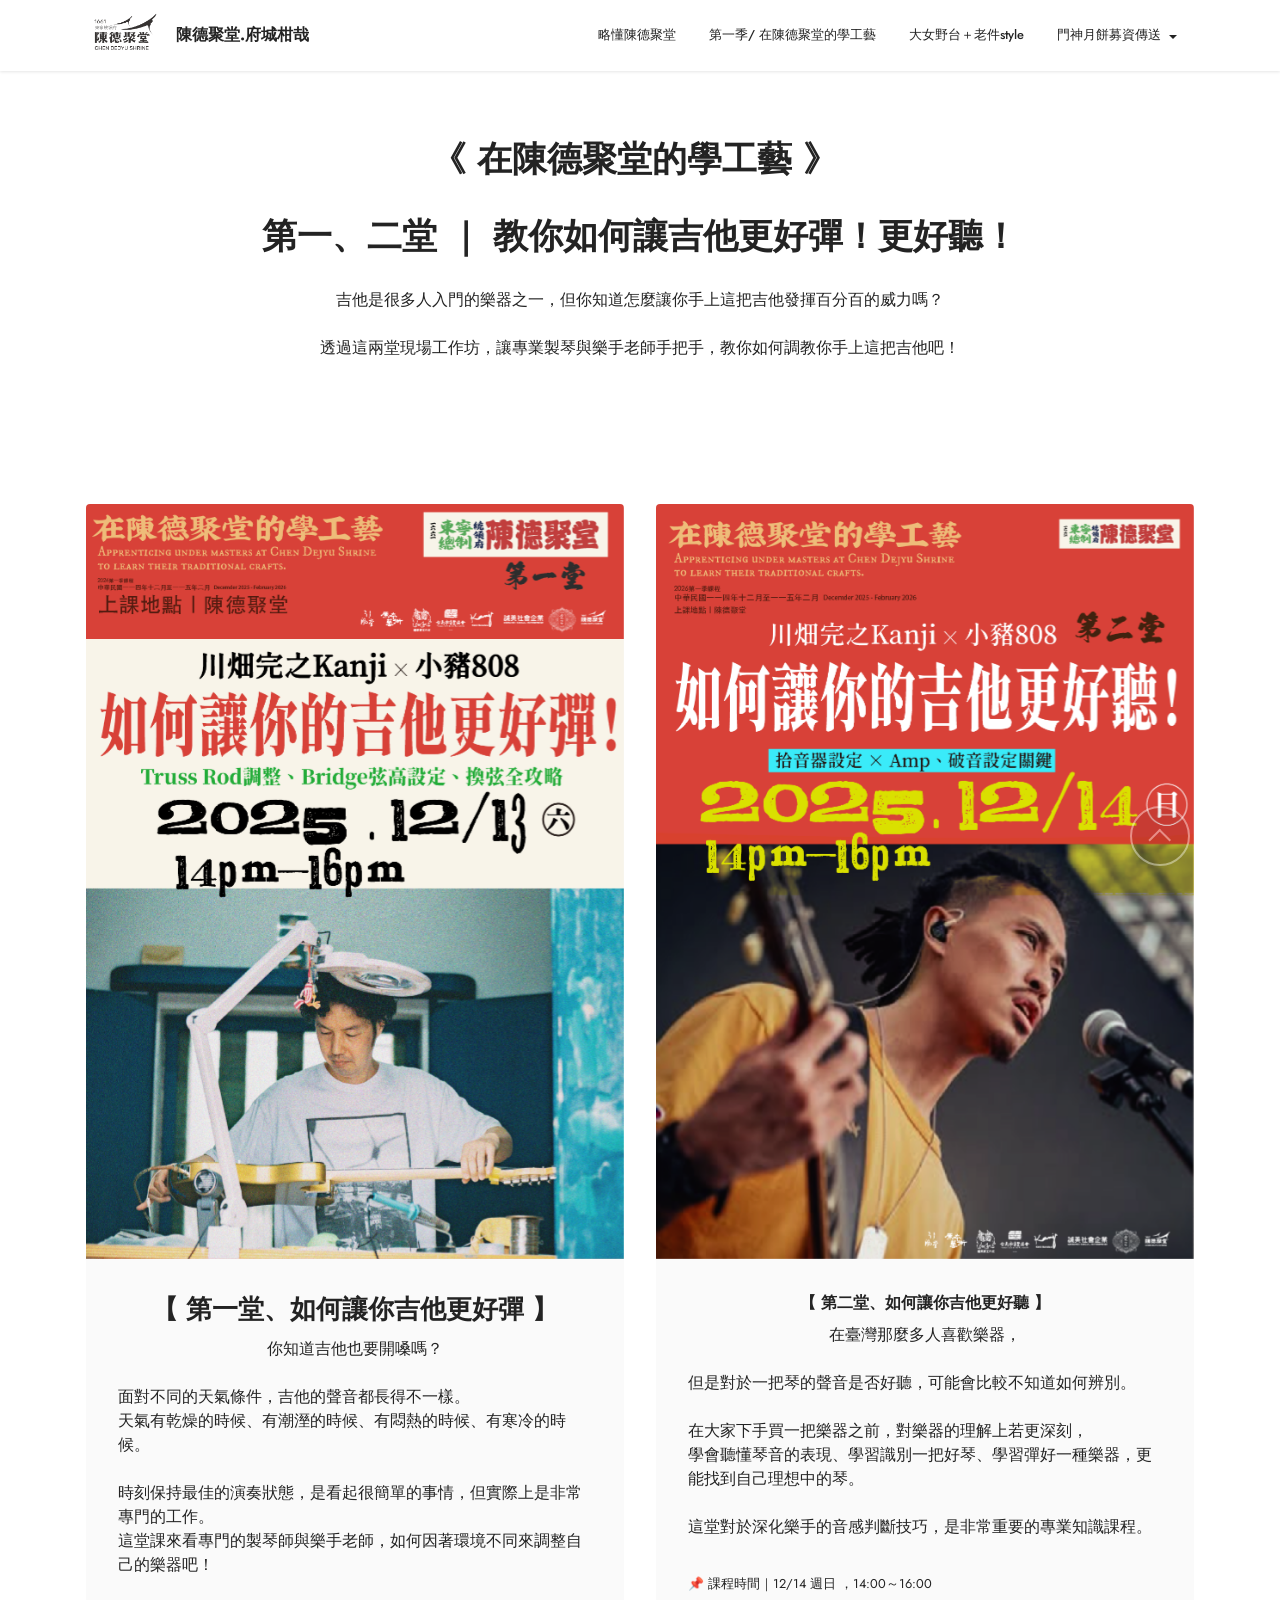
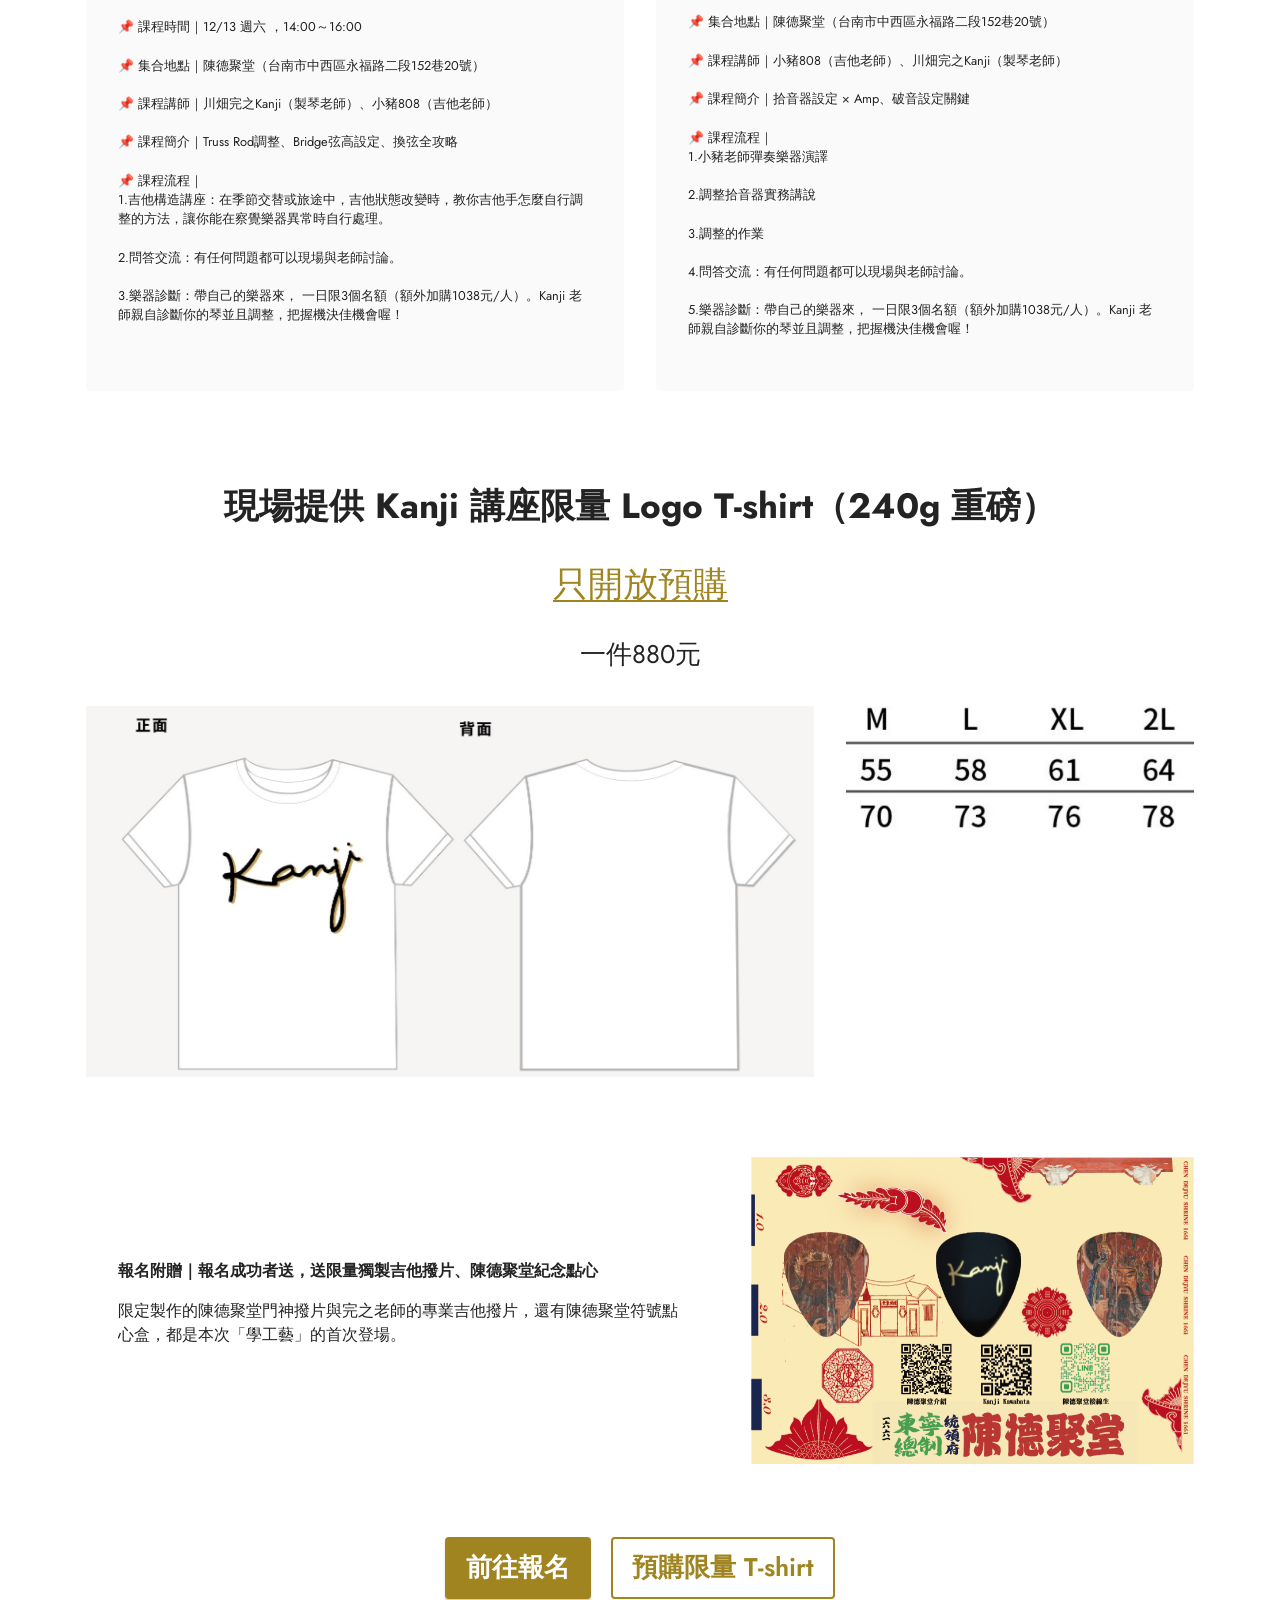
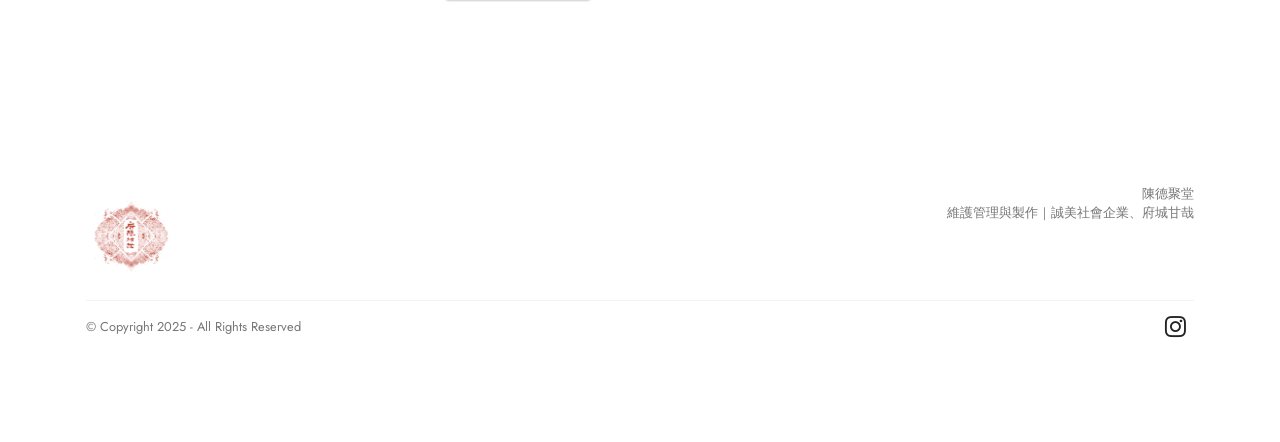
<file: page8.html>
<!DOCTYPE html>
<html  >
<head>
  
  <meta charset="UTF-8">
  <meta http-equiv="X-UA-Compatible" content="IE=edge">
  
  <meta name="viewport" content="width=device-width, initial-scale=1, minimum-scale=1">
  <link rel="shortcut icon" href="assets/images/ci-3.png" type="image/x-icon">
  <meta name="description" content="">
  
  
  <title>學工藝01、02</title>
  <link rel="stylesheet" href="assets/bootstrap/css/bootstrap.min.css">
  <link rel="stylesheet" href="assets/bootstrap/css/bootstrap-grid.min.css">
  <link rel="stylesheet" href="assets/bootstrap/css/bootstrap-reboot.min.css">
  <link rel="stylesheet" href="assets/animatecss/animate.css">
  <link rel="stylesheet" href="assets/popup-overlay-plugin/style.css">
  <link rel="stylesheet" href="assets/dropdown/css/style.css">
  <link rel="stylesheet" href="assets/socicon/css/styles.css">
  <link rel="stylesheet" href="assets/theme/css/style.css">
  <link rel="preload" href="https://fonts.googleapis.com/css?family=Jost:100,200,300,400,500,600,700,800,900,100i,200i,300i,400i,500i,600i,700i,800i,900i&display=swap" as="style" onload="this.onload=null;this.rel='stylesheet'">
  <noscript><link rel="stylesheet" href="https://fonts.googleapis.com/css?family=Jost:100,200,300,400,500,600,700,800,900,100i,200i,300i,400i,500i,600i,700i,800i,900i&display=swap"></noscript>
  <link rel="preload" as="style" href="assets/mobirise/css/mbr-additional.css"><link rel="stylesheet" href="assets/mobirise/css/mbr-additional.css" type="text/css">
  
  
  
  

</head>
<body>
  
  <section data-bs-version="5.1" class="menu menu1 cid-uVkymdbyuO" once="menu" id="menu1-29">
    

    <nav class="navbar navbar-dropdown navbar-fixed-top navbar-expand-lg">
        <div class="container">
            <div class="navbar-brand">
                <span class="navbar-logo">
                    <a href="index.html#header3-c">
                        <img src="assets/images/ci-3.png" alt="" style="height: 3rem;">
                    </a>
                </span>
                <span class="navbar-caption-wrap"><a class="navbar-caption text-black text-primary display-7" href="index.html#header3-c">陳德聚堂.府城柑哉</a></span>
            </div>
            <button class="navbar-toggler" type="button" data-toggle="collapse" data-bs-toggle="collapse" data-target="#navbarSupportedContent" data-bs-target="#navbarSupportedContent" aria-controls="navbarNavAltMarkup" aria-expanded="false" aria-label="Toggle navigation">
                <div class="hamburger">
                    <span></span>
                    <span></span>
                    <span></span>
                    <span></span>
                </div>
            </button>
            <div class="collapse navbar-collapse" id="navbarSupportedContent">
                <ul class="navbar-nav nav-dropdown nav-right" data-app-modern-menu="true"><li class="nav-item"><a class="nav-link link text-black text-primary display-4" href="mooncake.html#content1-10">略懂陳德聚堂</a></li>
                    
                    <li class="nav-item"><a class="nav-link link text-black text-primary display-4" href="learn2026.html#image3-1n">第一季/ 在陳德聚堂的學工藝</a></li><li class="nav-item"><a class="nav-link link text-black text-primary display-4" href="page5.html#content4-2m">大女野台＋老件style</a></li><li class="nav-item dropdown"><a class="nav-link link text-black text-primary dropdown-toggle display-4" href="index.html#content5-i" data-toggle="dropdown-submenu" data-bs-toggle="dropdown" data-bs-auto-close="outside" aria-expanded="false">門神月餅募資傳送</a><div class="dropdown-menu" aria-labelledby="dropdown-undefined"><a class="text-black text-primary dropdown-item display-4" href="mooncake.html#header3-c">產品資訊</a><div class="dropdown"><a class="text-black text-primary dropdown-item dropdown-toggle display-4" href="index.html#content5-i" data-toggle="dropdown-submenu" data-bs-toggle="dropdown" data-bs-auto-close="outside" aria-expanded="false">研發</a><div class="dropdown-menu dropdown-submenu" aria-labelledby="dropdown-undefined"><a class="text-black text-primary dropdown-item display-4" href="mooncake.html#header3-c">陳澤過的中秋是哪一種？</a><a class="text-black text-primary dropdown-item display-4" href="mooncake.html#gallery1-d">中秋搏餅的故事</a><a class="text-black text-primary dropdown-item show display-4" href="mooncake.html#header3-c">2026搏餅禮盒</a></div></div><a class="text-black text-primary dropdown-item display-4" href="mooncake.html#pricing2-13">募資方案</a><a class="text-black text-primary dropdown-item display-4" href="mooncake.html#content1-10">關於門神</a></div></li></ul>
                
                
            </div>
        </div>
    </nav>
</section>

<section data-bs-version="5.1" class="content4 cid-v37anH7ygh" id="content4-2b">
    
    
    <div class="container">
        <div class="row justify-content-center">
            <div class="title col-md-12 col-lg-10">
                <h3 class="mbr-section-title mbr-fonts-style align-center mb-4 display-2"><strong>《 在陳德聚堂的學工藝 》&nbsp;</strong><div><strong><br></strong></div><div><strong>第一、二堂 ｜ 教你如何讓吉他更好彈！更好聽！</strong></div></h3>
                <h4 class="mbr-section-subtitle align-center mbr-fonts-style mb-4 display-7">
                    吉他是很多人入門的樂器之一，但你知道怎麼讓你手上這把吉他發揮百分百的威力嗎？
                <div><br></div><div>透過這兩堂現場工作坊，讓專業製琴與樂手老師手把手，教你如何調教你手上這把吉他吧！</div></h4>
                
            </div>
        </div>
    </div>
</section>

<section data-bs-version="5.1" class="gallery3 cid-v37azYiUOE" id="gallery3-2c">
    
    
    <div class="container">
        
        <div class="row mt-4">
            <div class="item features-image сol-12 col-md-6 col-lg-6">
                <div class="item-wrapper">
                    <div class="item-img">
                        <a href="https://www.accupass.com/eflow/ticket/2511130708232033368760" target="_blank"><img src="assets/images/fin-2.png" alt=""></a>
                    </div>
                    <div class="item-content">
                        <h5 class="item-title mbr-fonts-style display-5"><strong>【 第一堂、如何讓你吉他更好彈 】</strong></h5>
                        <h6 class="item-subtitle mbr-fonts-style mt-1 display-7">
                            你知道吉他也要開嗓嗎？<br><br>
                        <div>面對不同的天氣條件，吉他的聲音都長得不一樣。</div><div>天氣有乾燥的時候、有潮溼的時候、有悶熱的時候、有寒冷的時候。</div><div><br></div><div>時刻保持最佳的演奏狀態，是看起很簡單的事情，但實際上是非常專門的工作。</div><div>這堂課來看專門的製琴師與樂手老師，如何因著環境不同來調整自己的樂器吧！</div><div><br></div></h6>
                        <p class="mbr-text mbr-fonts-style mt-3 display-4">📌 課程時間｜12/13 週六 ，14:00～16:00<br><br>📌 集合地點｜陳德聚堂（台南市中西區永福路二段152巷20號）<br><br>📌 課程講師｜川畑完之Kanji（製琴老師）、小豬808（吉他老師）<br><br>📌 課程簡介｜Truss Rod調整、Bridge弦高設定、換弦全攻略<br><br>📌 課程流程｜<br>1.吉他構造講座：在季節交替或旅途中，吉他狀態改變時，教你吉他手怎麼自行調整的方法，讓你能在察覺樂器異常時自行處理。<br> <br>2.問答交流：有任何問題都可以現場與老師討論。<br> <br>3.樂器診斷：帶自己的樂器來， 一日限3個名額（額外加購1038元/人）。Kanji 老師親自診斷你的琴並且調整，把握機決佳機會喔！<br><br></p>
                    </div>
                    
                </div>
            </div>
            <div class="item features-image сol-12 col-md-6 col-lg-6">
                <div class="item-wrapper">
                    <div class="item-img">
                        <a href="https://www.accupass.com/eflow/ticket/2511130708232033368760" target="_blank"><img src="assets/images/fin-1.png" alt=""></a>
                    </div>
                    <div class="item-content">
                        <h5 class="item-title mbr-fonts-style display-7"><strong>【 第二堂、如何讓你吉他更好聽 】</strong></h5>
                        <h6 class="item-subtitle mbr-fonts-style mt-1 display-7">在臺灣那麼多人喜歡樂器，<br><br><div>但是對於一把琴的聲音是否好聽，可能會比較不知道如何辨別。</div><div><br></div><div>在大家下手買一把樂器之前，對樂器的理解上若更深刻，</div><div>學會聽懂琴音的表現、學習識別一把好琴、學習彈好一種樂器，更能找到自己理想中的琴。</div><div><br></div><div>這堂對於深化樂手的音感判斷技巧，是非常重要的專業知識課程。</div></h6>
                        <p class="mbr-text mbr-fonts-style mt-3 display-4"><br>📌 課程時間｜12/14 週日 ，14:00～16:00<br><br>📌 集合地點｜陳德聚堂（台南市中西區永福路二段152巷20號）<br><br>📌 課程講師｜小豬808（吉他老師）、川畑完之Kanji（製琴老師）<br><br>📌 課程簡介｜拾音器設定 × Amp、破音設定關鍵<br><br>📌 課程流程｜<br>1.小豬老師彈奏樂器演譯<br> <br>2.調整拾音器實務講說<br> <br>3.調整的作業<br> <br>4.問答交流：有任何問題都可以現場與老師討論。<br> <br>5.樂器診斷：帶自己的樂器來， 一日限3個名額（額外加購1038元/人）。Kanji 老師親自診斷你的琴並且調整，把握機決佳機會喔！<br></p>
                    </div>
                    
                </div>
            </div>
            
            
        </div>
    </div>
</section>

<section data-bs-version="5.1" class="content4 cid-v37djQq9Vn" id="content4-2g">
    
    
    <div class="container">
        <div class="row justify-content-center">
            <div class="title col-md-12 col-lg-12">
                <h3 class="mbr-section-title mbr-fonts-style align-center mb-4 display-2"><strong>現場提供 Kanji 講座限量 Logo T-shirt（240g 重磅）</strong><br><strong><br><a href="https://www.jotform.com/build/253235858932466/publish" class="text-primary" target="_blank">只開放預購</a></strong></h3>
                <h4 class="mbr-section-subtitle align-center mbr-fonts-style mb-4 display-5">一件880元</h4>
                
            </div>
        </div>
    </div>
</section>

<section data-bs-version="5.1" class="image6 cid-v37couFZU0" id="image6-2e">
    
    
    
    
    <div class="container">
        <div class="row">
            <div class="col-12 col-md-12">
                <div class="row">
                    <div class="col-12 col-lg-8">
                        <div class="img-item mb-3">
                            <img src="assets/images/2511150316331100117110.jpg" alt="">
                            
                        </div>
                    </div>
                    <div class="col-12 col-lg">
                        <div class="img-item mb-3">
                            <img src="assets/images/s-108511263.jpeg" alt="">
                            
                        </div>
                    </div>
                </div>
            </div>
        </div>
    </div>
</section>

<section data-bs-version="5.1" class="image2 cid-v37fnLYFQq" id="image2-2h">
    

    

    <div class="container">
        <div class="row align-items-center">
            <div class="col-12 col-lg-5">
                <div class="image-wrapper">
                    <img src="assets/images/5.png" alt="">
                    
                </div>
            </div>
            <div class="col-12 col-lg">
                <div class="text-wrapper">
                    <h3 class="mbr-section-title mbr-fonts-style mb-3 display-7">
                        <strong>報名附贈｜報名成功者送，送限量獨製吉他撥片、陳德聚堂紀念點心</strong></h3>
                    <p class="mbr-text mbr-fonts-style display-7">限定製作的陳德聚堂門神撥片與完之老師的專業吉他撥片，還有陳德聚堂符號點心盒，都是本次「學工藝」的首次登場。</p>
                </div>
            </div>
        </div>
    </div>
</section>

<section data-bs-version="5.1" class="content11 cid-v37hcPZIF4" id="content11-2i">
    
    <div class="container">
        <div class="row justify-content-center">
            <div class="col-md-12 col-lg-12">
                <div class="mbr-section-btn align-center"><a class="btn btn-primary display-5" href="https://www.accupass.com/eflow/ticket/2511130708232033368760" target="_blank">前往報名</a>
                    <a class="btn btn-primary-outline display-5" href="https://www.jotform.com/build/253235858932466/publish" target="_blank">預購限量 T-shirt</a></div>
            </div>
        </div>
    </div>
</section>

<section data-bs-version="5.1" class="footer5 cid-uVlg2sDnrU" once="footers" id="footer5-2a">

    

    

    <div class="container">
        <div class="media-container-row">
            <div class="col-md-1 col-6">
                <div class="media-wrap">
                    <a href="https://www.instagram.com/fucheng.ganzai/" target="_blank">
                        <img src="assets/images/1.png" alt="府城柑哉">
                    </a>
                </div>
            </div>
            <div class="col-11 col-6">
                <p class="mbr-text align-right links mbr-fonts-style display-4">陳德聚堂<br>維護管理與製作｜誠美社會企業、府城甘哉</p>
            </div>
        </div>
        <!-- <div class="media-container-row">
            <div class="col-md-12"> -->
        <div class="footer-lower">
            <div class="media-container-row">
                <div class="col-md-12">
                    <hr>
                </div>
            </div>
            <div class="media-container-row">
                <div class="col-md-6 copyright">
                    <p class="mbr-text mbr-fonts-style display-4">
                        © Copyright 2025 - All Rights Reserved&nbsp;&nbsp;</p>
                </div>
                <div class="col-md-6">
                    <div class="social-list align-right">
                        <div class="soc-item">
                            <a href="https://www.instagram.com/fucheng.ganzai/" target="_blank">
                                <span class="mbr-iconfont mbr-iconfont-social socicon-instagram socicon"></span>
                            </a>
                        </div>
                        
                        
                        
                        
                        
                    </div>
                </div>
            </div>
            <!-- </div>
            </div> -->
        </div>

    </div>
</section>


<script src="assets/bootstrap/js/bootstrap.bundle.min.js"></script>
  <script src="assets/smoothscroll/smooth-scroll.js"></script>
  <script src="assets/ytplayer/index.js"></script>
  <script src="assets/dropdown/js/navbar-dropdown.js"></script>
  <script src="assets/theme/js/script.js"></script>
  
  
  
 <div id="scrollToTop" class="scrollToTop mbr-arrow-up"><a style="text-align: center;"><i class="mbr-arrow-up-icon mbr-arrow-up-icon-cm cm-icon cm-icon-smallarrow-up"></i></a></div>
    <input name="animation" type="hidden">
  
</body>
</html>
</file>
<file: assets/web/assets/mobirise-icons2/mobirise2.css>
@font-face {
  font-family: 'Moririse2';
  font-display: swap;
  src:  url('mobirise2.eot?f2bix4');
  src:  url('mobirise2.eot?f2bix4#iefix') format('embedded-opentype'),
    url('mobirise2.ttf?f2bix4') format('truetype'),
    url('mobirise2.woff?f2bix4') format('woff'),
    url('mobirise2.svg?f2bix4#mobirise2') format('svg');
  font-weight: normal;
  font-style: normal;
}

[class^="mobi-"], [class*=" mobi-"] {
  /* use !important to prevent issues with browser extensions that change fonts */
  font-family: 'Moririse2' !important;
  speak: none;
  font-style: normal;
  font-weight: normal;
  font-variant: normal;
  text-transform: none;
  line-height: 1;

  /* Better Font Rendering =========== */
  -webkit-font-smoothing: antialiased;
  -moz-osx-font-smoothing: grayscale;
}

.mobi-mbri-add-submenu:before {
  content: "\e900";
}
.mobi-mbri-alert:before {
  content: "\e901";
}
.mobi-mbri-align-center:before {
  content: "\e902";
}
.mobi-mbri-align-justify:before {
  content: "\e903";
}
.mobi-mbri-align-left:before {
  content: "\e904";
}
.mobi-mbri-align-right:before {
  content: "\e905";
}
.mobi-mbri-android:before {
  content: "\e906";
}
.mobi-mbri-apple:before {
  content: "\e907";
}
.mobi-mbri-arrow-down:before {
  content: "\e908";
}
.mobi-mbri-arrow-next:before {
  content: "\e909";
}
.mobi-mbri-arrow-prev:before {
  content: "\e90a";
}
.mobi-mbri-arrow-up:before {
  content: "\e90b";
}
.mobi-mbri-bold:before {
  content: "\e90c";
}
.mobi-mbri-bookmark:before {
  content: "\e90d";
}
.mobi-mbri-bootstrap:before {
  content: "\e90e";
}
.mobi-mbri-briefcase:before {
  content: "\e90f";
}
.mobi-mbri-browse:before {
  content: "\e910";
}
.mobi-mbri-bulleted-list:before {
  content: "\e911";
}
.mobi-mbri-calendar:before {
  content: "\e912";
}
.mobi-mbri-camera:before {
  content: "\e913";
}
.mobi-mbri-cart-add:before {
  content: "\e914";
}
.mobi-mbri-cart-full:before {
  content: "\e915";
}
.mobi-mbri-cash:before {
  content: "\e916";
}
.mobi-mbri-change-style:before {
  content: "\e917";
}
.mobi-mbri-chat:before {
  content: "\e918";
}
.mobi-mbri-clock:before {
  content: "\e919";
}
.mobi-mbri-close:before {
  content: "\e91a";
}
.mobi-mbri-cloud:before {
  content: "\e91b";
}
.mobi-mbri-code:before {
  content: "\e91c";
}
.mobi-mbri-contact-form:before {
  content: "\e91d";
}
.mobi-mbri-credit-card:before {
  content: "\e91e";
}
.mobi-mbri-cursor-click:before {
  content: "\e91f";
}
.mobi-mbri-cust-feedback:before {
  content: "\e920";
}
.mobi-mbri-database:before {
  content: "\e921";
}
.mobi-mbri-delivery:before {
  content: "\e922";
}
.mobi-mbri-desktop:before {
  content: "\e923";
}
.mobi-mbri-devices:before {
  content: "\e924";
}
.mobi-mbri-down:before {
  content: "\e925";
}
.mobi-mbri-download-2:before {
  content: "\e926";
}
.mobi-mbri-download:before {
  content: "\e927";
}
.mobi-mbri-drag-n-drop-2:before {
  content: "\e928";
}
.mobi-mbri-drag-n-drop:before {
  content: "\e929";
}
.mobi-mbri-edit-2:before {
  content: "\e92a";
}
.mobi-mbri-edit:before {
  content: "\e92b";
}
.mobi-mbri-error:before {
  content: "\e92c";
}
.mobi-mbri-extension:before {
  content: "\e92d";
}
.mobi-mbri-features:before {
  content: "\e92e";
}
.mobi-mbri-file:before {
  content: "\e92f";
}
.mobi-mbri-flag:before {
  content: "\e930";
}
.mobi-mbri-folder:before {
  content: "\e931";
}
.mobi-mbri-gift:before {
  content: "\e932";
}
.mobi-mbri-github:before {
  content: "\e933";
}
.mobi-mbri-globe-2:before {
  content: "\e934";
}
.mobi-mbri-globe:before {
  content: "\e935";
}
.mobi-mbri-growing-chart:before {
  content: "\e936";
}
.mobi-mbri-hearth:before {
  content: "\e937";
}
.mobi-mbri-help:before {
  content: "\e938";
}
.mobi-mbri-home:before {
  content: "\e939";
}
.mobi-mbri-hot-cup:before {
  content: "\e93a";
}
.mobi-mbri-idea:before {
  content: "\e93b";
}
.mobi-mbri-image-gallery:before {
  content: "\e93c";
}
.mobi-mbri-image-slider:before {
  content: "\e93d";
}
.mobi-mbri-info:before {
  content: "\e93e";
}
.mobi-mbri-italic:before {
  content: "\e93f";
}
.mobi-mbri-key:before {
  content: "\e940";
}
.mobi-mbri-laptop:before {
  content: "\e941";
}
.mobi-mbri-layers:before {
  content: "\e942";
}
.mobi-mbri-left-right:before {
  content: "\e943";
}
.mobi-mbri-left:before {
  content: "\e944";
}
.mobi-mbri-letter:before {
  content: "\e945";
}
.mobi-mbri-like:before {
  content: "\e946";
}
.mobi-mbri-link:before {
  content: "\e947";
}
.mobi-mbri-lock:before {
  content: "\e948";
}
.mobi-mbri-login:before {
  content: "\e949";
}
.mobi-mbri-logout:before {
  content: "\e94a";
}
.mobi-mbri-magic-stick:before {
  content: "\e94b";
}
.mobi-mbri-map-pin:before {
  content: "\e94c";
}
.mobi-mbri-menu:before {
  content: "\e94d";
}
.mobi-mbri-mobile-2:before {
  content: "\e94e";
}
.mobi-mbri-mobile-horizontal:before {
  content: "\e94f";
}
.mobi-mbri-mobile:before {
  content: "\e950";
}
.mobi-mbri-mobirise:before {
  content: "\e951";
}
.mobi-mbri-more-horizontal:before {
  content: "\e952";
}
.mobi-mbri-more-vertical:before {
  content: "\e953";
}
.mobi-mbri-music:before {
  content: "\e954";
}
.mobi-mbri-new-file:before {
  content: "\e955";
}
.mobi-mbri-numbered-list:before {
  content: "\e956";
}
.mobi-mbri-opened-folder:before {
  content: "\e957";
}
.mobi-mbri-pages:before {
  content: "\e958";
}
.mobi-mbri-paper-plane:before {
  content: "\e959";
}
.mobi-mbri-paperclip:before {
  content: "\e95a";
}
.mobi-mbri-phone:before {
  content: "\e95b";
}
.mobi-mbri-photo:before {
  content: "\e95c";
}
.mobi-mbri-photos:before {
  content: "\e95d";
}
.mobi-mbri-pin:before {
  content: "\e95e";
}
.mobi-mbri-play:before {
  content: "\e95f";
}
.mobi-mbri-plus:before {
  content: "\e960";
}
.mobi-mbri-preview:before {
  content: "\e961";
}
.mobi-mbri-print:before {
  content: "\e962";
}
.mobi-mbri-protect:before {
  content: "\e963";
}
.mobi-mbri-question:before {
  content: "\e964";
}
.mobi-mbri-quote-left:before {
  content: "\e965";
}
.mobi-mbri-quote-right:before {
  content: "\e966";
}
.mobi-mbri-redo:before {
  content: "\e967";
}
.mobi-mbri-refresh:before {
  content: "\e968";
}
.mobi-mbri-responsive-2:before {
  content: "\e969";
}
.mobi-mbri-responsive:before {
  content: "\e96a";
}
.mobi-mbri-right:before {
  content: "\e96b";
}
.mobi-mbri-rocket:before {
  content: "\e96c";
}
.mobi-mbri-sad-face:before {
  content: "\e96d";
}
.mobi-mbri-sale:before {
  content: "\e96e";
}
.mobi-mbri-save:before {
  content: "\e96f";
}
.mobi-mbri-search:before {
  content: "\e970";
}
.mobi-mbri-setting-2:before {
  content: "\e971";
}
.mobi-mbri-setting-3:before {
  content: "\e972";
}
.mobi-mbri-setting:before {
  content: "\e973";
}
.mobi-mbri-share:before {
  content: "\e974";
}
.mobi-mbri-shopping-bag:before {
  content: "\e975";
}
.mobi-mbri-shopping-basket:before {
  content: "\e976";
}
.mobi-mbri-shopping-cart:before {
  content: "\e977";
}
.mobi-mbri-sites:before {
  content: "\e978";
}
.mobi-mbri-smile-face:before {
  content: "\e979";
}
.mobi-mbri-speed:before {
  content: "\e97a";
}
.mobi-mbri-star:before {
  content: "\e97b";
}
.mobi-mbri-success:before {
  content: "\e97c";
}
.mobi-mbri-sun:before {
  content: "\e97d";
}
.mobi-mbri-sun2:before {
  content: "\e97e";
}
.mobi-mbri-tablet-vertical:before {
  content: "\e97f";
}
.mobi-mbri-tablet:before {
  content: "\e980";
}
.mobi-mbri-target:before {
  content: "\e981";
}
.mobi-mbri-timer:before {
  content: "\e982";
}
.mobi-mbri-to-ftp:before {
  content: "\e983";
}
.mobi-mbri-to-local-drive:before {
  content: "\e984";
}
.mobi-mbri-touch-swipe:before {
  content: "\e985";
}
.mobi-mbri-touch:before {
  content: "\e986";
}
.mobi-mbri-trash:before {
  content: "\e987";
}
.mobi-mbri-underline:before {
  content: "\e988";
}
.mobi-mbri-undo:before {
  content: "\e989";
}
.mobi-mbri-unlink:before {
  content: "\e98a";
}
.mobi-mbri-unlock:before {
  content: "\e98b";
}
.mobi-mbri-up-down:before {
  content: "\e98c";
}
.mobi-mbri-up:before {
  content: "\e98d";
}
.mobi-mbri-update:before {
  content: "\e98e";
}
.mobi-mbri-upload-2:before {
  content: "\e98f";
}
.mobi-mbri-upload:before {
  content: "\e990";
}
.mobi-mbri-user-2:before {
  content: "\e991";
}
.mobi-mbri-user:before {
  content: "\e992";
}
.mobi-mbri-users:before {
  content: "\e993";
}
.mobi-mbri-video-play:before {
  content: "\e994";
}
.mobi-mbri-video:before {
  content: "\e995";
}
.mobi-mbri-watch:before {
  content: "\e996";
}
.mobi-mbri-website-theme-2:before {
  content: "\e997";
}
.mobi-mbri-website-theme:before {
  content: "\e998";
}
.mobi-mbri-wifi:before {
  content: "\e999";
}
.mobi-mbri-windows:before {
  content: "\e99a";
}
.mobi-mbri-zoom-in:before {
  content: "\e99b";
}
.mobi-mbri-zoom-out:before {
  content: "\e99c";
}
</file>
<file: assets/popup-overlay-plugin/style.css>
html.is-builder .modal-backdrop.show {
    display: none !important;
}
</file>
<file: assets/dropdown/css/style.css>
.navbar-dropdown {
  left: 0;
  padding: 0;
  position: absolute;
  right: 0;
  top: 0;
  transition: all 0.45s ease;
  z-index: 1030;
  background: #282828; }
  .navbar-dropdown .navbar-logo {
    margin-right: 0.8rem;
    transition: margin 0.3s ease-in-out;
    vertical-align: middle; }
    .navbar-dropdown .navbar-logo img {
      height: 3.125rem;
      transition: all 0.3s ease-in-out; }
    .navbar-dropdown .navbar-logo.mbr-iconfont {
      font-size: 3.125rem;
      line-height: 3.125rem; }
  .navbar-dropdown .navbar-caption {
    font-weight: 700;
    white-space: normal;
    vertical-align: -4px;
    line-height: 3.125rem !important; }
    .navbar-dropdown .navbar-caption, .navbar-dropdown .navbar-caption:hover {
      color: inherit;
      text-decoration: none; }
  .navbar-dropdown .mbr-iconfont + .navbar-caption {
    vertical-align: -1px; }
  .navbar-dropdown.navbar-fixed-top {
    position: fixed; }
  .navbar-dropdown .navbar-brand span {
    vertical-align: -4px; }
  .navbar-dropdown.bg-color.transparent {
    background: none; }
  .navbar-dropdown.navbar-short .navbar-brand {
    padding: 0.625rem 0; }
    .navbar-dropdown.navbar-short .navbar-brand span {
      vertical-align: -1px; }
  .navbar-dropdown.navbar-short .navbar-caption {
    line-height: 2.375rem !important;
    vertical-align: -2px; }
  .navbar-dropdown.navbar-short .navbar-logo {
    margin-right: 0.5rem; }
    .navbar-dropdown.navbar-short .navbar-logo img {
      height: 2.375rem; }
    .navbar-dropdown.navbar-short .navbar-logo.mbr-iconfont {
      font-size: 2.375rem;
      line-height: 2.375rem; }
  .navbar-dropdown.navbar-short .mbr-table-cell {
    height: 3.625rem; }
  .navbar-dropdown .navbar-close {
    left: 0.6875rem;
    position: fixed;
    top: 0.75rem;
    z-index: 1000; }
  .navbar-dropdown .hamburger-icon {
    content: "";
    display: inline-block;
    vertical-align: middle;
    width: 16px;
    -webkit-box-shadow: 0 -6px 0 1px #282828,0 0 0 1px #282828,0 6px 0 1px #282828;
    -moz-box-shadow: 0 -6px 0 1px #282828,0 0 0 1px #282828,0 6px 0 1px #282828;
    box-shadow: 0 -6px 0 1px #282828,0 0 0 1px #282828,0 6px 0 1px #282828; }

.dropdown-menu .dropdown-toggle[data-toggle="dropdown-submenu"]::after {
  border-bottom: 0.35em solid transparent;
  border-left: 0.35em solid;
  border-right: 0;
  border-top: 0.35em solid transparent;
  margin-left: 0.3rem; }

.dropdown-menu .dropdown-item:focus {
  outline: 0; }

.nav-dropdown {
  font-size: 0.75rem;
  font-weight: 500;
  height: auto !important; }
  .nav-dropdown .nav-btn {
    padding-left: 1rem; }
  .nav-dropdown .link {
    margin: .667em 1.667em;
    font-weight: 500;
    padding: 0;
    transition: color .2s ease-in-out; }
    .nav-dropdown .link.dropdown-toggle {
      margin-right: 2.583em; }
      .nav-dropdown .link.dropdown-toggle::after {
        margin-left: .25rem;
        border-top: 0.35em solid;
        border-right: 0.35em solid transparent;
        border-left: 0.35em solid transparent;
        border-bottom: 0; }
      .nav-dropdown .link.dropdown-toggle[aria-expanded="true"] {
        margin: 0;
        padding: 0.667em 3.263em  0.667em 1.667em; }
  .nav-dropdown .link::after,
  .nav-dropdown .dropdown-item::after {
    color: inherit; }
  .nav-dropdown .btn {
    font-size: 0.75rem;
    font-weight: 700;
    letter-spacing: 0;
    margin-bottom: 0;
    padding-left: 1.25rem;
    padding-right: 1.25rem; }
  .nav-dropdown .dropdown-menu {
    border-radius: 0;
    border: 0;
    left: 0;
    margin: 0;
    padding-bottom: 1.25rem;
    padding-top: 1.25rem;
    position: relative; }
  .nav-dropdown .dropdown-submenu {
    margin-left: 0.125rem;
    top: 0; }
  .nav-dropdown .dropdown-item {
    font-weight: 500;
    line-height: 2;
    padding: 0.3846em 4.615em 0.3846em 1.5385em;
    position: relative;
    transition: color .2s ease-in-out, background-color .2s ease-in-out; }
    .nav-dropdown .dropdown-item::after {
      margin-top: -0.3077em;
      position: absolute;
      right: 1.1538em;
      top: 50%; }
    .nav-dropdown .dropdown-item:focus, .nav-dropdown .dropdown-item:hover {
      background: none; }

@media (max-width: 767px) {
  .nav-dropdown.navbar-toggleable-sm {
    bottom: 0;
    display: none;
    left: 0;
    overflow-x: hidden;
    position: fixed;
    top: 0;
    transform: translateX(-100%);
    -ms-transform: translateX(-100%);
    -webkit-transform: translateX(-100%);
    width: 18.75rem;
    z-index: 999; } }
.nav-dropdown.navbar-toggleable-xl {
  bottom: 0;
  display: none;
  left: 0;
  overflow-x: hidden;
  position: fixed;
  top: 0;
  transform: translateX(-100%);
  -ms-transform: translateX(-100%);
  -webkit-transform: translateX(-100%);
  width: 18.75rem;
  z-index: 999; }

.nav-dropdown-sm {
  display: block !important;
  overflow-x: hidden;
  overflow: auto;
  padding-top: 3.875rem; }
  .nav-dropdown-sm::after {
    content: "";
    display: block;
    height: 3rem;
    width: 100%; }
  .nav-dropdown-sm.collapse.in ~ .navbar-close {
    display: block !important; }
  .nav-dropdown-sm.collapsing, .nav-dropdown-sm.collapse.in {
    transform: translateX(0);
    -ms-transform: translateX(0);
    -webkit-transform: translateX(0);
    transition: all 0.25s ease-out;
    -webkit-transition: all 0.25s ease-out;
    background: #282828; }
  .nav-dropdown-sm.collapsing[aria-expanded="false"] {
    transform: translateX(-100%);
    -ms-transform: translateX(-100%);
    -webkit-transform: translateX(-100%); }
  .nav-dropdown-sm .nav-item {
    display: block;
    margin-left: 0 !important;
    padding-left: 0; }
  .nav-dropdown-sm .link,
  .nav-dropdown-sm .dropdown-item {
    border-top: 1px dotted rgba(255, 255, 255, 0.1);
    font-size: 0.8125rem;
    line-height: 1.6;
    margin: 0 !important;
    padding: 0.875rem 2.4rem 0.875rem 1.5625rem !important;
    position: relative;
    white-space: normal; }
    .nav-dropdown-sm .link:focus, .nav-dropdown-sm .link:hover,
    .nav-dropdown-sm .dropdown-item:focus,
    .nav-dropdown-sm .dropdown-item:hover {
      background: rgba(0, 0, 0, 0.2) !important;
      color: #c0a375; }
  .nav-dropdown-sm .nav-btn {
    position: relative;
    padding: 1.5625rem 1.5625rem 0 1.5625rem; }
    .nav-dropdown-sm .nav-btn::before {
      border-top: 1px dotted rgba(255, 255, 255, 0.1);
      content: "";
      left: 0;
      position: absolute;
      top: 0;
      width: 100%; }
    .nav-dropdown-sm .nav-btn + .nav-btn {
      padding-top: 0.625rem; }
      .nav-dropdown-sm .nav-btn + .nav-btn::before {
        display: none; }
  .nav-dropdown-sm .btn {
    padding: 0.625rem 0; }
  .nav-dropdown-sm .dropdown-toggle[data-toggle="dropdown-submenu"]::after {
    margin-left: .25rem;
    border-top: 0.35em solid;
    border-right: 0.35em solid transparent;
    border-left: 0.35em solid transparent;
    border-bottom: 0; }
  .nav-dropdown-sm .dropdown-toggle[data-toggle="dropdown-submenu"][aria-expanded="true"]::after {
    border-top: 0;
    border-right: 0.35em solid transparent;
    border-left: 0.35em solid transparent;
    border-bottom: 0.35em solid; }
  .nav-dropdown-sm .dropdown-menu {
    margin: 0;
    padding: 0;
    position: relative;
    top: 0;
    left: 0;
    width: 100%;
    border: 0;
    float: none;
    border-radius: 0;
    background: none; }
  .nav-dropdown-sm .dropdown-submenu {
    left: 100%;
    margin-left: 0.125rem;
    margin-top: -1.25rem;
    top: 0; }

.navbar-toggleable-sm .nav-dropdown .dropdown-menu {
  position: absolute; }

.navbar-toggleable-sm .nav-dropdown .dropdown-submenu {
  left: 100%;
  margin-left: 0.125rem;
  margin-top: -1.25rem;
  top: 0; }

.navbar-toggleable-sm.opened .nav-dropdown .dropdown-menu {
  position: relative; }

.navbar-toggleable-sm.opened .nav-dropdown .dropdown-submenu {
  left: 0;
  margin-left: 00rem;
  margin-top: 0rem;
  top: 0; }

.is-builder .nav-dropdown.collapsing {
  transition: none !important; }
</file>
<file: assets/socicon/css/styles.css>
@charset "UTF-8";

@font-face {
  font-family: 'Socicon';
  src:  url('../fonts/socicon.eot');
  src:  url('../fonts/socicon.eot?#iefix') format('embedded-opentype'),
    url('../fonts/socicon.woff2') format('woff2'),
    url('../fonts/socicon.ttf') format('truetype'),
    url('../fonts/socicon.woff') format('woff'),
    url('../fonts/socicon.svg#socicon') format('svg');
  font-weight: normal;
  font-style: normal;
  font-display: swap;
}

[data-icon]:before {
  font-family: "socicon" !important;
  content: attr(data-icon);
  font-style: normal !important;
  font-weight: normal !important;
  font-variant: normal !important;
  text-transform: none !important;
  speak: none;
  line-height: 1;
  -webkit-font-smoothing: antialiased;
  -moz-osx-font-smoothing: grayscale;
}

[class^="socicon-"], [class*=" socicon-"] {
  /* use !important to prevent issues with browser extensions that change fonts */
  font-family: 'Socicon' !important;
  speak: none;
  font-style: normal;
  font-weight: normal;
  font-variant: normal;
  text-transform: none;
  line-height: 1;

  /* Better Font Rendering =========== */
  -webkit-font-smoothing: antialiased;
  -moz-osx-font-smoothing: grayscale;
}

.socicon-eitaa:before {
  content: "\e97c";
}
.socicon-soroush:before {
  content: "\e97d";
}
.socicon-bale:before {
  content: "\e97e";
}
.socicon-zazzle:before {
  content: "\e97b";
}
.socicon-society6:before {
  content: "\e97a";
}
.socicon-redbubble:before {
  content: "\e979";
}
.socicon-avvo:before {
  content: "\e978";
}
.socicon-stitcher:before {
  content: "\e977";
}
.socicon-googlehangouts:before {
  content: "\e974";
}
.socicon-dlive:before {
  content: "\e975";
}
.socicon-vsco:before {
  content: "\e976";
}
.socicon-flipboard:before {
  content: "\e973";
}
.socicon-ubuntu:before {
  content: "\e958";
}
.socicon-artstation:before {
  content: "\e959";
}
.socicon-invision:before {
  content: "\e95a";
}
.socicon-torial:before {
  content: "\e95b";
}
.socicon-collectorz:before {
  content: "\e95c";
}
.socicon-seenthis:before {
  content: "\e95d";
}
.socicon-googleplaymusic:before {
  content: "\e95e";
}
.socicon-debian:before {
  content: "\e95f";
}
.socicon-filmfreeway:before {
  content: "\e960";
}
.socicon-gnome:before {
  content: "\e961";
}
.socicon-itchio:before {
  content: "\e962";
}
.socicon-jamendo:before {
  content: "\e963";
}
.socicon-mix:before {
  content: "\e964";
}
.socicon-sharepoint:before {
  content: "\e965";
}
.socicon-tinder:before {
  content: "\e966";
}
.socicon-windguru:before {
  content: "\e967";
}
.socicon-cdbaby:before {
  content: "\e968";
}
.socicon-elementaryos:before {
  content: "\e969";
}
.socicon-stage32:before {
  content: "\e96a";
}
.socicon-tiktok:before {
  content: "\e96b";
}
.socicon-gitter:before {
  content: "\e96c";
}
.socicon-letterboxd:before {
  content: "\e96d";
}
.socicon-threema:before {
  content: "\e96e";
}
.socicon-splice:before {
  content: "\e96f";
}
.socicon-metapop:before {
  content: "\e970";
}
.socicon-naver:before {
  content: "\e971";
}
.socicon-remote:before {
  content: "\e972";
}
.socicon-internet:before {
  content: "\e957";
}
.socicon-moddb:before {
  content: "\e94b";
}
.socicon-indiedb:before {
  content: "\e94c";
}
.socicon-traxsource:before {
  content: "\e94d";
}
.socicon-gamefor:before {
  content: "\e94e";
}
.socicon-pixiv:before {
  content: "\e94f";
}
.socicon-myanimelist:before {
  content: "\e950";
}
.socicon-blackberry:before {
  content: "\e951";
}
.socicon-wickr:before {
  content: "\e952";
}
.socicon-spip:before {
  content: "\e953";
}
.socicon-napster:before {
  content: "\e954";
}
.socicon-beatport:before {
  content: "\e955";
}
.socicon-hackerone:before {
  content: "\e956";
}
.socicon-hackernews:before {
  content: "\e946";
}
.socicon-smashwords:before {
  content: "\e947";
}
.socicon-kobo:before {
  content: "\e948";
}
.socicon-bookbub:before {
  content: "\e949";
}
.socicon-mailru:before {
  content: "\e94a";
}
.socicon-gitlab:before {
  content: "\e945";
}
.socicon-instructables:before {
  content: "\e944";
}
.socicon-portfolio:before {
  content: "\e943";
}
.socicon-codered:before {
  content: "\e940";
}
.socicon-origin:before {
  content: "\e941";
}
.socicon-nextdoor:before {
  content: "\e942";
}
.socicon-udemy:before {
  content: "\e93f";
}
.socicon-livemaster:before {
  content: "\e93e";
}
.socicon-crunchbase:before {
  content: "\e93b";
}
.socicon-homefy:before {
  content: "\e93c";
}
.socicon-calendly:before {
  content: "\e93d";
}
.socicon-realtor:before {
  content: "\e90f";
}
.socicon-tidal:before {
  content: "\e910";
}
.socicon-qobuz:before {
  content: "\e911";
}
.socicon-natgeo:before {
  content: "\e912";
}
.socicon-mastodon:before {
  content: "\e913";
}
.socicon-unsplash:before {
  content: "\e914";
}
.socicon-homeadvisor:before {
  content: "\e915";
}
.socicon-angieslist:before {
  content: "\e916";
}
.socicon-codepen:before {
  content: "\e917";
}
.socicon-slack:before {
  content: "\e918";
}
.socicon-openaigym:before {
  content: "\e919";
}
.socicon-logmein:before {
  content: "\e91a";
}
.socicon-fiverr:before {
  content: "\e91b";
}
.socicon-gotomeeting:before {
  content: "\e91c";
}
.socicon-aliexpress:before {
  content: "\e91d";
}
.socicon-guru:before {
  content: "\e91e";
}
.socicon-appstore:before {
  content: "\e91f";
}
.socicon-homes:before {
  content: "\e920";
}
.socicon-zoom:before {
  content: "\e921";
}
.socicon-alibaba:before {
  content: "\e922";
}
.socicon-craigslist:before {
  content: "\e923";
}
.socicon-wix:before {
  content: "\e924";
}
.socicon-redfin:before {
  content: "\e925";
}
.socicon-googlecalendar:before {
  content: "\e926";
}
.socicon-shopify:before {
  content: "\e927";
}
.socicon-freelancer:before {
  content: "\e928";
}
.socicon-seedrs:before {
  content: "\e929";
}
.socicon-bing:before {
  content: "\e92a";
}
.socicon-doodle:before {
  content: "\e92b";
}
.socicon-bonanza:before {
  content: "\e92c";
}
.socicon-squarespace:before {
  content: "\e92d";
}
.socicon-toptal:before {
  content: "\e92e";
}
.socicon-gust:before {
  content: "\e92f";
}
.socicon-ask:before {
  content: "\e930";
}
.socicon-trulia:before {
  content: "\e931";
}
.socicon-loomly:before {
  content: "\e932";
}
.socicon-ghost:before {
  content: "\e933";
}
.socicon-upwork:before {
  content: "\e934";
}
.socicon-fundable:before {
  content: "\e935";
}
.socicon-booking:before {
  content: "\e936";
}
.socicon-googlemaps:before {
  content: "\e937";
}
.socicon-zillow:before {
  content: "\e938";
}
.socicon-niconico:before {
  content: "\e939";
}
.socicon-toneden:before {
  content: "\e93a";
}
.socicon-augment:before {
  content: "\e908";
}
.socicon-bitbucket:before {
  content: "\e909";
}
.socicon-fyuse:before {
  content: "\e90a";
}
.socicon-yt-gaming:before {
  content: "\e90b";
}
.socicon-sketchfab:before {
  content: "\e90c";
}
.socicon-mobcrush:before {
  content: "\e90d";
}
.socicon-microsoft:before {
  content: "\e90e";
}
.socicon-pandora:before {
  content: "\e907";
}
.socicon-messenger:before {
  content: "\e906";
}
.socicon-gamewisp:before {
  content: "\e905";
}
.socicon-bloglovin:before {
  content: "\e904";
}
.socicon-tunein:before {
  content: "\e903";
}
.socicon-gamejolt:before {
  content: "\e901";
}
.socicon-trello:before {
  content: "\e902";
}
.socicon-spreadshirt:before {
  content: "\e900";
}
.socicon-500px:before {
  content: "\e000";
}
.socicon-8tracks:before {
  content: "\e001";
}
.socicon-airbnb:before {
  content: "\e002";
}
.socicon-alliance:before {
  content: "\e003";
}
.socicon-amazon:before {
  content: "\e004";
}
.socicon-amplement:before {
  content: "\e005";
}
.socicon-android:before {
  content: "\e006";
}
.socicon-angellist:before {
  content: "\e007";
}
.socicon-apple:before {
  content: "\e008";
}
.socicon-appnet:before {
  content: "\e009";
}
.socicon-baidu:before {
  content: "\e00a";
}
.socicon-bandcamp:before {
  content: "\e00b";
}
.socicon-battlenet:before {
  content: "\e00c";
}
.socicon-mixer:before {
  content: "\e00d";
}
.socicon-bebee:before {
  content: "\e00e";
}
.socicon-bebo:before {
  content: "\e00f";
}
.socicon-behance:before {
  content: "\e010";
}
.socicon-blizzard:before {
  content: "\e011";
}
.socicon-blogger:before {
  content: "\e012";
}
.socicon-buffer:before {
  content: "\e013";
}
.socicon-chrome:before {
  content: "\e014";
}
.socicon-coderwall:before {
  content: "\e015";
}
.socicon-curse:before {
  content: "\e016";
}
.socicon-dailymotion:before {
  content: "\e017";
}
.socicon-deezer:before {
  content: "\e018";
}
.socicon-delicious:before {
  content: "\e019";
}
.socicon-deviantart:before {
  content: "\e01a";
}
.socicon-diablo:before {
  content: "\e01b";
}
.socicon-digg:before {
  content: "\e01c";
}
.socicon-discord:before {
  content: "\e01d";
}
.socicon-disqus:before {
  content: "\e01e";
}
.socicon-douban:before {
  content: "\e01f";
}
.socicon-draugiem:before {
  content: "\e020";
}
.socicon-dribbble:before {
  content: "\e021";
}
.socicon-drupal:before {
  content: "\e022";
}
.socicon-ebay:before {
  content: "\e023";
}
.socicon-ello:before {
  content: "\e024";
}
.socicon-endomodo:before {
  content: "\e025";
}
.socicon-envato:before {
  content: "\e026";
}
.socicon-etsy:before {
  content: "\e027";
}
.socicon-facebook:before {
  content: "\e028";
}
.socicon-feedburner:before {
  content: "\e029";
}
.socicon-filmweb:before {
  content: "\e02a";
}
.socicon-firefox:before {
  content: "\e02b";
}
.socicon-flattr:before {
  content: "\e02c";
}
.socicon-flickr:before {
  content: "\e02d";
}
.socicon-formulr:before {
  content: "\e02e";
}
.socicon-forrst:before {
  content: "\e02f";
}
.socicon-foursquare:before {
  content: "\e030";
}
.socicon-friendfeed:before {
  content: "\e031";
}
.socicon-github:before {
  content: "\e032";
}
.socicon-goodreads:before {
  content: "\e033";
}
.socicon-google:before {
  content: "\e034";
}
.socicon-googlescholar:before {
  content: "\e035";
}
.socicon-googlegroups:before {
  content: "\e036";
}
.socicon-googlephotos:before {
  content: "\e037";
}
.socicon-googleplus:before {
  content: "\e038";
}
.socicon-grooveshark:before {
  content: "\e039";
}
.socicon-hackerrank:before {
  content: "\e03a";
}
.socicon-hearthstone:before {
  content: "\e03b";
}
.socicon-hellocoton:before {
  content: "\e03c";
}
.socicon-heroes:before {
  content: "\e03d";
}
.socicon-smashcast:before {
  content: "\e03e";
}
.socicon-horde:before {
  content: "\e03f";
}
.socicon-houzz:before {
  content: "\e040";
}
.socicon-icq:before {
  content: "\e041";
}
.socicon-identica:before {
  content: "\e042";
}
.socicon-imdb:before {
  content: "\e043";
}
.socicon-instagram:before {
  content: "\e044";
}
.socicon-issuu:before {
  content: "\e045";
}
.socicon-istock:before {
  content: "\e046";
}
.socicon-itunes:before {
  content: "\e047";
}
.socicon-keybase:before {
  content: "\e048";
}
.socicon-lanyrd:before {
  content: "\e049";
}
.socicon-lastfm:before {
  content: "\e04a";
}
.socicon-line:before {
  content: "\e04b";
}
.socicon-linkedin:before {
  content: "\e04c";
}
.socicon-livejournal:before {
  content: "\e04d";
}
.socicon-lyft:before {
  content: "\e04e";
}
.socicon-macos:before {
  content: "\e04f";
}
.socicon-mail:before {
  content: "\e050";
}
.socicon-medium:before {
  content: "\e051";
}
.socicon-meetup:before {
  content: "\e052";
}
.socicon-mixcloud:before {
  content: "\e053";
}
.socicon-modelmayhem:before {
  content: "\e054";
}
.socicon-mumble:before {
  content: "\e055";
}
.socicon-myspace:before {
  content: "\e056";
}
.socicon-newsvine:before {
  content: "\e057";
}
.socicon-nintendo:before {
  content: "\e058";
}
.socicon-npm:before {
  content: "\e059";
}
.socicon-odnoklassniki:before {
  content: "\e05a";
}
.socicon-openid:before {
  content: "\e05b";
}
.socicon-opera:before {
  content: "\e05c";
}
.socicon-outlook:before {
  content: "\e05d";
}
.socicon-overwatch:before {
  content: "\e05e";
}
.socicon-patreon:before {
  content: "\e05f";
}
.socicon-paypal:before {
  content: "\e060";
}
.socicon-periscope:before {
  content: "\e061";
}
.socicon-persona:before {
  content: "\e062";
}
.socicon-pinterest:before {
  content: "\e063";
}
.socicon-play:before {
  content: "\e064";
}
.socicon-player:before {
  content: "\e065";
}
.socicon-playstation:before {
  content: "\e066";
}
.socicon-pocket:before {
  content: "\e067";
}
.socicon-qq:before {
  content: "\e068";
}
.socicon-quora:before {
  content: "\e069";
}
.socicon-raidcall:before {
  content: "\e06a";
}
.socicon-ravelry:before {
  content: "\e06b";
}
.socicon-reddit:before {
  content: "\e06c";
}
.socicon-renren:before {
  content: "\e06d";
}
.socicon-researchgate:before {
  content: "\e06e";
}
.socicon-residentadvisor:before {
  content: "\e06f";
}
.socicon-reverbnation:before {
  content: "\e070";
}
.socicon-rss:before {
  content: "\e071";
}
.socicon-sharethis:before {
  content: "\e072";
}
.socicon-skype:before {
  content: "\e073";
}
.socicon-slideshare:before {
  content: "\e074";
}
.socicon-smugmug:before {
  content: "\e075";
}
.socicon-snapchat:before {
  content: "\e076";
}
.socicon-songkick:before {
  content: "\e077";
}
.socicon-soundcloud:before {
  content: "\e078";
}
.socicon-spotify:before {
  content: "\e079";
}
.socicon-stackexchange:before {
  content: "\e07a";
}
.socicon-stackoverflow:before {
  content: "\e07b";
}
.socicon-starcraft:before {
  content: "\e07c";
}
.socicon-stayfriends:before {
  content: "\e07d";
}
.socicon-steam:before {
  content: "\e07e";
}
.socicon-storehouse:before {
  content: "\e07f";
}
.socicon-strava:before {
  content: "\e080";
}
.socicon-streamjar:before {
  content: "\e081";
}
.socicon-stumbleupon:before {
  content: "\e082";
}
.socicon-swarm:before {
  content: "\e083";
}
.socicon-teamspeak:before {
  content: "\e084";
}
.socicon-teamviewer:before {
  content: "\e085";
}
.socicon-technorati:before {
  content: "\e086";
}
.socicon-telegram:before {
  content: "\e087";
}
.socicon-tripadvisor:before {
  content: "\e088";
}
.socicon-tripit:before {
  content: "\e089";
}
.socicon-triplej:before {
  content: "\e08a";
}
.socicon-tumblr:before {
  content: "\e08b";
}
.socicon-twitch:before {
  content: "\e08c";
}
.socicon-twitter:before {
  content: "\e08d";
}
.socicon-uber:before {
  content: "\e08e";
}
.socicon-ventrilo:before {
  content: "\e08f";
}
.socicon-viadeo:before {
  content: "\e090";
}
.socicon-viber:before {
  content: "\e091";
}
.socicon-viewbug:before {
  content: "\e092";
}
.socicon-vimeo:before {
  content: "\e093";
}
.socicon-vine:before {
  content: "\e094";
}
.socicon-vkontakte:before {
  content: "\e095";
}
.socicon-warcraft:before {
  content: "\e096";
}
.socicon-wechat:before {
  content: "\e097";
}
.socicon-weibo:before {
  content: "\e098";
}
.socicon-whatsapp:before {
  content: "\e099";
}
.socicon-wikipedia:before {
  content: "\e09a";
}
.socicon-windows:before {
  content: "\e09b";
}
.socicon-wordpress:before {
  content: "\e09c";
}
.socicon-wykop:before {
  content: "\e09d";
}
.socicon-xbox:before {
  content: "\e09e";
}
.socicon-xing:before {
  content: "\e09f";
}
.socicon-yahoo:before {
  content: "\e0a0";
}
.socicon-yammer:before {
  content: "\e0a1";
}
.socicon-yandex:before {
  content: "\e0a2";
}
.socicon-yelp:before {
  content: "\e0a3";
}
.socicon-younow:before {
  content: "\e0a4";
}
.socicon-youtube:before {
  content: "\e0a5";
}
.socicon-zapier:before {
  content: "\e0a6";
}
.socicon-zerply:before {
  content: "\e0a7";
}
.socicon-zomato:before {
  content: "\e0a8";
}
.socicon-zynga:before {
  content: "\e0a9";
}
</file>
<file: assets/theme/css/style.css>
@charset "UTF-8";
section {
  background-color: #ffffff;
}

body {
  font-style: normal;
  line-height: 1.5;
  font-weight: 400;
  color: #232323;
  position: relative;
}

button {
  background-color: transparent;
  border-color: transparent;
}

section,
.container,
.container-fluid {
  position: relative;
  word-wrap: break-word;
}

a.mbr-iconfont:hover {
  text-decoration: none;
}

.article .lead p,
.article .lead ul,
.article .lead ol,
.article .lead pre,
.article .lead blockquote {
  margin-bottom: 0;
}

a {
  font-style: normal;
  font-weight: 400;
  cursor: pointer;
}
a, a:hover {
  text-decoration: none;
}

.mbr-section-title {
  font-style: normal;
  line-height: 1.3;
}

.mbr-section-subtitle {
  line-height: 1.3;
}

.mbr-text {
  font-style: normal;
  line-height: 1.7;
}

h1,
h2,
h3,
h4,
h5,
h6,
.display-1,
.display-2,
.display-4,
.display-5,
.display-7,
span,
p,
a {
  line-height: 1;
  word-break: break-word;
  word-wrap: break-word;
  font-weight: 400;
}

b,
strong {
  font-weight: bold;
}

input:-webkit-autofill, input:-webkit-autofill:hover, input:-webkit-autofill:focus, input:-webkit-autofill:active {
  transition-delay: 9999s;
  -webkit-transition-property: background-color, color;
  transition-property: background-color, color;
}

textarea[type=hidden] {
  display: none;
}

section {
  background-position: 50% 50%;
  background-repeat: no-repeat;
  background-size: cover;
}
section .mbr-background-video,
section .mbr-background-video-preview {
  position: absolute;
  bottom: 0;
  left: 0;
  right: 0;
  top: 0;
}

.hidden {
  visibility: hidden;
}

.mbr-z-index20 {
  z-index: 20;
}

/*! Base colors */
.mbr-white {
  color: #ffffff;
}

.mbr-black {
  color: #111111;
}

.mbr-bg-white {
  background-color: #ffffff;
}

.mbr-bg-black {
  background-color: #000000;
}

/*! Text-aligns */
.align-left {
  text-align: left;
}

.align-center {
  text-align: center;
}

.align-right {
  text-align: right;
}

/*! Font-weight  */
.mbr-light {
  font-weight: 300;
}

.mbr-regular {
  font-weight: 400;
}

.mbr-semibold {
  font-weight: 500;
}

.mbr-bold {
  font-weight: 700;
}

/*! Media  */
.media-content {
  flex-basis: 100%;
}

.media-container-row {
  display: flex;
  flex-direction: row;
  flex-wrap: wrap;
  justify-content: center;
  align-content: center;
  align-items: start;
}
.media-container-row .media-size-item {
  width: 400px;
}

.media-container-column {
  display: flex;
  flex-direction: column;
  flex-wrap: wrap;
  justify-content: center;
  align-content: center;
  align-items: stretch;
}
.media-container-column > * {
  width: 100%;
}

@media (min-width: 992px) {
  .media-container-row {
    flex-wrap: nowrap;
  }
}
figure {
  margin-bottom: 0;
  overflow: hidden;
}

figure[mbr-media-size] {
  transition: width 0.1s;
}

img,
iframe {
  display: block;
  width: 100%;
}

.card {
  background-color: transparent;
  border: none;
}

.card-box {
  width: 100%;
}

.card-img {
  text-align: center;
  flex-shrink: 0;
  -webkit-flex-shrink: 0;
}

.media {
  max-width: 100%;
  margin: 0 auto;
}

.mbr-figure {
  align-self: center;
}

.media-container > div {
  max-width: 100%;
}

.mbr-figure img,
.card-img img {
  width: 100%;
}

@media (max-width: 991px) {
  .media-size-item {
    width: auto !important;
  }

  .media {
    width: auto;
  }

  .mbr-figure {
    width: 100% !important;
  }
}
/*! Buttons */
.mbr-section-btn {
  margin-left: -0.6rem;
  margin-right: -0.6rem;
  font-size: 0;
}

.btn {
  font-weight: 600;
  border-width: 1px;
  font-style: normal;
  margin: 0.6rem 0.6rem;
  white-space: normal;
  transition: all 0.2s ease-in-out;
  display: inline-flex;
  align-items: center;
  justify-content: center;
  word-break: break-word;
}

.btn-sm {
  font-weight: 600;
  letter-spacing: 0px;
  transition: all 0.3s ease-in-out;
}

.btn-md {
  font-weight: 600;
  letter-spacing: 0px;
  transition: all 0.3s ease-in-out;
}

.btn-lg {
  font-weight: 600;
  letter-spacing: 0px;
  transition: all 0.3s ease-in-out;
}

.btn-form {
  margin: 0;
}
.btn-form:hover {
  cursor: pointer;
}

nav .mbr-section-btn {
  margin-left: 0rem;
  margin-right: 0rem;
}

/*! Btn icon margin */
.btn .mbr-iconfont,
.btn.btn-sm .mbr-iconfont {
  order: 1;
  cursor: pointer;
  margin-left: 0.5rem;
  vertical-align: sub;
}

.btn.btn-md .mbr-iconfont,
.btn.btn-md .mbr-iconfont {
  margin-left: 0.8rem;
}

.mbr-regular {
  font-weight: 400;
}

.mbr-semibold {
  font-weight: 500;
}

.mbr-bold {
  font-weight: 700;
}

[type=submit] {
  -webkit-appearance: none;
}

/*! Full-screen */
.mbr-fullscreen .mbr-overlay {
  min-height: 100vh;
}

.mbr-fullscreen {
  display: flex;
  display: -moz-flex;
  display: -ms-flex;
  display: -o-flex;
  align-items: center;
  min-height: 100vh;
  padding-top: 3rem;
  padding-bottom: 3rem;
}

/*! Map */
.map {
  height: 25rem;
  position: relative;
}
.map iframe {
  width: 100%;
  height: 100%;
}

/*! Scroll to top arrow */
.mbr-arrow-up {
  bottom: 25px;
  right: 90px;
  position: fixed;
  text-align: right;
  z-index: 5000;
  color: #ffffff;
  font-size: 22px;
}

.mbr-arrow-up a {
  background: rgba(0, 0, 0, 0.2);
  border-radius: 50%;
  color: #fff;
  display: inline-block;
  height: 60px;
  width: 60px;
  border: 2px solid #fff;
  outline-style: none !important;
  position: relative;
  text-decoration: none;
  transition: all 0.3s ease-in-out;
  cursor: pointer;
  text-align: center;
}
.mbr-arrow-up a:hover {
  background-color: rgba(0, 0, 0, 0.4);
}
.mbr-arrow-up a i {
  line-height: 60px;
}

.mbr-arrow-up-icon {
  display: block;
  color: #fff;
}

.mbr-arrow-up-icon::before {
  content: "›";
  display: inline-block;
  font-family: serif;
  font-size: 22px;
  line-height: 1;
  font-style: normal;
  position: relative;
  top: 6px;
  left: -4px;
  transform: rotate(-90deg);
}

/*! Arrow Down */
.mbr-arrow {
  position: absolute;
  bottom: 45px;
  left: 50%;
  width: 60px;
  height: 60px;
  cursor: pointer;
  background-color: rgba(80, 80, 80, 0.5);
  border-radius: 50%;
  transform: translateX(-50%);
}
@media (max-width: 767px) {
  .mbr-arrow {
    display: none;
  }
}
.mbr-arrow > a {
  display: inline-block;
  text-decoration: none;
  outline-style: none;
  -webkit-animation: arrowdown 1.7s ease-in-out infinite;
          animation: arrowdown 1.7s ease-in-out infinite;
  color: #ffffff;
}
.mbr-arrow > a > i {
  position: absolute;
  top: -2px;
  left: 15px;
  font-size: 2rem;
}

#scrollToTop a i::before {
  content: "";
  position: absolute;
  display: block;
  border-bottom: 2.5px solid #fff;
  border-left: 2.5px solid #fff;
  width: 27.8%;
  height: 27.8%;
  left: 50%;
  top: 51%;
  transform: translateY(-30%) translateX(-50%) rotate(135deg);
}

@keyframes arrowdown {
  0% {
    transform: translateY(0px);
  }
  50% {
    transform: translateY(-5px);
  }
  100% {
    transform: translateY(0px);
  }
}
@-webkit-keyframes arrowdown {
  0% {
    transform: translateY(0px);
  }
  50% {
    transform: translateY(-5px);
  }
  100% {
    transform: translateY(0px);
  }
}
@media (max-width: 500px) {
  .mbr-arrow-up {
    left: 0;
    right: 0;
    text-align: center;
  }
}
/*Gradients animation*/
@keyframes gradient-animation {
  from {
    background-position: 0% 100%;
    -webkit-animation-timing-function: ease-in-out;
            animation-timing-function: ease-in-out;
  }
  to {
    background-position: 100% 0%;
    -webkit-animation-timing-function: ease-in-out;
            animation-timing-function: ease-in-out;
  }
}
@-webkit-keyframes gradient-animation {
  from {
    background-position: 0% 100%;
    -webkit-animation-timing-function: ease-in-out;
            animation-timing-function: ease-in-out;
  }
  to {
    background-position: 100% 0%;
    -webkit-animation-timing-function: ease-in-out;
            animation-timing-function: ease-in-out;
  }
}
.bg-gradient {
  background-size: 200% 200%;
  animation: gradient-animation 5s infinite alternate;
  -webkit-animation: gradient-animation 5s infinite alternate;
}

.menu .navbar-brand {
  display: -webkit-flex;
}
.menu .navbar-brand span {
  display: flex;
  display: -webkit-flex;
}
.menu .navbar-brand .navbar-caption-wrap {
  display: -webkit-flex;
}
.menu .navbar-brand .navbar-logo img {
  display: -webkit-flex;
  width: auto;
}
@media (min-width: 768px) and (max-width: 991px) {
  .menu .navbar-toggleable-sm .navbar-nav {
    display: -ms-flexbox;
  }
}
@media (max-width: 991px) {
  .menu .navbar-collapse {
    max-height: 93.5vh;
  }
  .menu .navbar-collapse.show {
    overflow: auto;
  }
}
@media (min-width: 992px) {
  .menu .navbar-nav.nav-dropdown {
    display: -webkit-flex;
  }
  .menu .navbar-toggleable-sm .navbar-collapse {
    display: -webkit-flex !important;
  }
  .menu .collapsed .navbar-collapse {
    max-height: 93.5vh;
  }
  .menu .collapsed .navbar-collapse.show {
    overflow: auto;
  }
}
@media (max-width: 767px) {
  .menu .navbar-collapse {
    max-height: 80vh;
  }
}

.nav-link .mbr-iconfont {
  margin-right: 0.5rem;
}

.navbar {
  display: -webkit-flex;
  -webkit-flex-wrap: wrap;
  -webkit-align-items: center;
  -webkit-justify-content: space-between;
}

.navbar-collapse {
  -webkit-flex-basis: 100%;
  -webkit-flex-grow: 1;
  -webkit-align-items: center;
}

.nav-dropdown .link {
  padding: 0.667em 1.667em !important;
  margin: 0 !important;
}

.nav {
  display: -webkit-flex;
  -webkit-flex-wrap: wrap;
}

.row {
  display: -webkit-flex;
  -webkit-flex-wrap: wrap;
}

.justify-content-center {
  -webkit-justify-content: center;
}

.form-inline {
  display: -webkit-flex;
}

.card-wrapper {
  -webkit-flex: 1;
}

.carousel-control {
  z-index: 10;
  display: -webkit-flex;
}

.carousel-controls {
  display: -webkit-flex;
}

.media {
  display: -webkit-flex;
}

.form-group:focus {
  outline: none;
}

.jq-selectbox__select {
  padding: 7px 0;
  position: relative;
}

.jq-selectbox__dropdown {
  overflow: hidden;
  border-radius: 10px;
  position: absolute;
  top: 100%;
  left: 0 !important;
  width: 100% !important;
}

.jq-selectbox__trigger-arrow {
  right: 0;
  transform: translateY(-50%);
}

.jq-selectbox li {
  padding: 1.07em 0.5em;
}

input[type=range] {
  padding-left: 0 !important;
  padding-right: 0 !important;
}

.modal-dialog,
.modal-content {
  height: 100%;
}

.modal-dialog .carousel-inner {
  height: calc(100vh - 1.75rem);
}
@media (max-width: 575px) {
  .modal-dialog .carousel-inner {
    height: calc(100vh - 1rem);
  }
}

.carousel-item {
  text-align: center;
}

.carousel-item img {
  margin: auto;
}

.navbar-toggler {
  align-self: flex-start;
  padding: 0.25rem 0.75rem;
  font-size: 1.25rem;
  line-height: 1;
  background: transparent;
  border: 1px solid transparent;
  border-radius: 0.25rem;
}

.navbar-toggler:focus,
.navbar-toggler:hover {
  text-decoration: none;
  box-shadow: none;
}

.navbar-toggler-icon {
  display: inline-block;
  width: 1.5em;
  height: 1.5em;
  vertical-align: middle;
  content: "";
  background: no-repeat center center;
  background-size: 100% 100%;
}

.navbar-toggler-left {
  position: absolute;
  left: 1rem;
}

.navbar-toggler-right {
  position: absolute;
  right: 1rem;
}

.card-img {
  width: auto;
}

.menu .navbar.collapsed:not(.beta-menu) {
  flex-direction: column;
}

.carousel-item.active,
.carousel-item-next,
.carousel-item-prev {
  display: flex;
}

.note-air-layout .dropup .dropdown-menu,
.note-air-layout .navbar-fixed-bottom .dropdown .dropdown-menu {
  bottom: initial !important;
}

html,
body {
  height: auto;
  min-height: 100vh;
}

.dropup .dropdown-toggle::after {
  display: none;
}

.form-asterisk {
  font-family: initial;
  position: absolute;
  top: -2px;
  font-weight: normal;
}

.form-control-label {
  position: relative;
  cursor: pointer;
  margin-bottom: 0.357em;
  padding: 0;
}

.alert {
  color: #ffffff;
  border-radius: 0;
  border: 0;
  font-size: 1.1rem;
  line-height: 1.5;
  margin-bottom: 1.875rem;
  padding: 1.25rem;
  position: relative;
  text-align: center;
}
.alert.alert-form::after {
  background-color: inherit;
  bottom: -7px;
  content: "";
  display: block;
  height: 14px;
  left: 50%;
  margin-left: -7px;
  position: absolute;
  transform: rotate(45deg);
  width: 14px;
}

.form-control {
  background-color: #ffffff;
  background-clip: border-box;
  color: #232323;
  line-height: 1rem !important;
  height: auto;
  padding: 0.6rem 1.2rem;
  transition: border-color 0.25s ease 0s;
  border: 1px solid transparent !important;
  border-radius: 4px;
  box-shadow: rgba(0, 0, 0, 0.07) 0px 1px 1px 0px, rgba(0, 0, 0, 0.07) 0px 1px 3px 0px, rgba(0, 0, 0, 0.03) 0px 0px 0px 1px;
}
.form-active .form-control:invalid {
  border-color: red;
}

form .row {
  margin-left: -0.6rem;
  margin-right: -0.6rem;
}
form .row [class*=col] {
  padding-left: 0.6rem;
  padding-right: 0.6rem;
}

form .mbr-section-btn {
  margin: 0;
  padding-left: 0.6rem;
  padding-right: 0.6rem;
}

form .btn {
  display: flex;
  padding: 0.6rem 1.2rem;
  margin: 0;
}

form .form-check-input {
  margin-top: 0.5;
}

textarea.form-control {
  line-height: 1.5rem !important;
}

.form-group {
  margin-bottom: 1.2rem;
}

.form-control,
form .btn {
  min-height: 48px;
}

.gdpr-block label span.textGDPR input[name=gdpr] {
  top: 7px;
}

.form-control:focus {
  box-shadow: none;
}

:focus {
  outline: none;
}

.mbr-overlay {
  background-color: #000;
  bottom: 0;
  left: 0;
  opacity: 0.5;
  position: absolute;
  right: 0;
  top: 0;
  z-index: 0;
  pointer-events: none;
}

blockquote {
  font-style: italic;
  padding: 3rem;
  font-size: 1.09rem;
  position: relative;
  border-left: 3px solid;
}

ul,
ol,
pre,
blockquote {
  margin-bottom: 2.3125rem;
}

.mt-4 {
  margin-top: 2rem !important;
}

.mb-4 {
  margin-bottom: 2rem !important;
}

@media (min-width: 992px) {
  .container {
    padding-left: 16px;
    padding-right: 16px;
  }

  .row {
    margin-left: -16px;
    margin-right: -16px;
  }
  .row > [class*=col] {
    padding-left: 16px;
    padding-right: 16px;
  }
}
@media (min-width: 768px) {
  .container-fluid {
    padding-left: 32px;
    padding-right: 32px;
  }
}
@media (min-width: 768px) and (max-width: 991px) {
  .mbr-container {
    padding-left: 32px;
    padding-right: 32px;
  }
}
@media (max-width: 767px) {
  .mbr-container {
    padding-left: 16px;
    padding-right: 16px;
  }
}
.card-wrapper,
.item-wrapper {
  overflow: hidden;
}

.app-video-wrapper > img {
  opacity: 1;
}

.item {
  position: relative;
}

.dropdown-menu .dropdown-menu {
  left: 100%;
}

.dropdown-item + .dropdown-menu {
  display: none;
}

.dropdown-item:hover + .dropdown-menu,
.dropdown-menu:hover {
  display: block;
}
</file>
<file: assets/mobirise/css/mbr-additional.css>
.btn {
  border-width: 2px;
}
body {
  font-family: Jost;
}
.display-1 {
  font-family: 'Jost', sans-serif;
  font-size: 4.6rem;
  line-height: 1.1;
}
.display-1 > .mbr-iconfont {
  font-size: 5.75rem;
}
.display-2 {
  font-family: 'Jost', sans-serif;
  font-size: 2.2rem;
  line-height: 1.1;
}
.display-2 > .mbr-iconfont {
  font-size: 2.75rem;
}
.display-4 {
  font-family: 'Jost', sans-serif;
  font-size: 0.8rem;
  line-height: 1.5;
}
.display-4 > .mbr-iconfont {
  font-size: 1rem;
}
.display-5 {
  font-family: 'Jost', sans-serif;
  font-size: 1.6rem;
  line-height: 1.5;
}
.display-5 > .mbr-iconfont {
  font-size: 2rem;
}
.display-7 {
  font-family: 'Jost', sans-serif;
  font-size: 1rem;
  line-height: 1.5;
}
.display-7 > .mbr-iconfont {
  font-size: 1.25rem;
}
/* ---- Fluid typography for mobile devices ---- */
/* 1.4 - font scale ratio ( bootstrap == 1.42857 ) */
/* 100vw - current viewport width */
/* (48 - 20)  48 == 48rem == 768px, 20 == 20rem == 320px(minimal supported viewport) */
/* 0.65 - min scale variable, may vary */
@media (max-width: 992px) {
  .display-1 {
    font-size: 3.68rem;
  }
}
@media (max-width: 768px) {
  .display-1 {
    font-size: 3.22rem;
    font-size: calc( 2.26rem + (4.6 - 2.26) * ((100vw - 20rem) / (48 - 20)));
    line-height: calc( 1.1 * (2.26rem + (4.6 - 2.26) * ((100vw - 20rem) / (48 - 20))));
  }
  .display-2 {
    font-size: 1.76rem;
    font-size: calc( 1.42rem + (2.2 - 1.42) * ((100vw - 20rem) / (48 - 20)));
    line-height: calc( 1.3 * (1.42rem + (2.2 - 1.42) * ((100vw - 20rem) / (48 - 20))));
  }
  .display-4 {
    font-size: 0.64rem;
    font-size: calc( 0.93rem + (0.8 - 0.93) * ((100vw - 20rem) / (48 - 20)));
    line-height: calc( 1.4 * (0.93rem + (0.8 - 0.93) * ((100vw - 20rem) / (48 - 20))));
  }
  .display-5 {
    font-size: 1.28rem;
    font-size: calc( 1.21rem + (1.6 - 1.21) * ((100vw - 20rem) / (48 - 20)));
    line-height: calc( 1.4 * (1.21rem + (1.6 - 1.21) * ((100vw - 20rem) / (48 - 20))));
  }
  .display-7 {
    font-size: 0.8rem;
    font-size: calc( 1rem + (1 - 1) * ((100vw - 20rem) / (48 - 20)));
    line-height: calc( 1.4 * (1rem + (1 - 1) * ((100vw - 20rem) / (48 - 20))));
  }
}
/* Buttons */
.btn {
  padding: 0.6rem 1.2rem;
  border-radius: 4px;
}
.btn-sm {
  padding: 0.6rem 1.2rem;
  border-radius: 4px;
}
.btn-md {
  padding: 0.6rem 1.2rem;
  border-radius: 4px;
}
.btn-lg {
  padding: 1rem 2.6rem;
  border-radius: 4px;
}
.bg-primary {
  background-color: #9f8420 !important;
}
.bg-success {
  background-color: #e6c63b !important;
}
.bg-info {
  background-color: #9f8420 !important;
}
.bg-warning {
  background-color: #0a1574 !important;
}
.bg-danger {
  background-color: #5be430 !important;
}
.btn-primary,
.btn-primary:active {
  background-color: #9f8420 !important;
  border-color: #9f8420 !important;
  color: #ffffff !important;
  box-shadow: 0 2px 2px 0 rgba(0, 0, 0, 0.2);
}
.btn-primary:hover,
.btn-primary:focus,
.btn-primary.focus,
.btn-primary.active {
  color: #ffffff !important;
  background-color: #574811 !important;
  border-color: #574811 !important;
  box-shadow: 0 2px 5px 0 rgba(0, 0, 0, 0.2);
}
.btn-primary.disabled,
.btn-primary:disabled {
  color: #ffffff !important;
  background-color: #574811 !important;
  border-color: #574811 !important;
}
.btn-secondary,
.btn-secondary:active {
  background-color: #e43f3f !important;
  border-color: #e43f3f !important;
  color: #ffffff !important;
  box-shadow: 0 2px 2px 0 rgba(0, 0, 0, 0.2);
}
.btn-secondary:hover,
.btn-secondary:focus,
.btn-secondary.focus,
.btn-secondary.active {
  color: #ffffff !important;
  background-color: #b31919 !important;
  border-color: #b31919 !important;
  box-shadow: 0 2px 5px 0 rgba(0, 0, 0, 0.2);
}
.btn-secondary.disabled,
.btn-secondary:disabled {
  color: #ffffff !important;
  background-color: #b31919 !important;
  border-color: #b31919 !important;
}
.btn-info,
.btn-info:active {
  background-color: #9f8420 !important;
  border-color: #9f8420 !important;
  color: #ffffff !important;
  box-shadow: 0 2px 2px 0 rgba(0, 0, 0, 0.2);
}
.btn-info:hover,
.btn-info:focus,
.btn-info.focus,
.btn-info.active {
  color: #ffffff !important;
  background-color: #574811 !important;
  border-color: #574811 !important;
  box-shadow: 0 2px 5px 0 rgba(0, 0, 0, 0.2);
}
.btn-info.disabled,
.btn-info:disabled {
  color: #ffffff !important;
  background-color: #574811 !important;
  border-color: #574811 !important;
}
.btn-success,
.btn-success:active {
  background-color: #e6c63b !important;
  border-color: #e6c63b !important;
  color: #ffffff !important;
  box-shadow: 0 2px 2px 0 rgba(0, 0, 0, 0.2);
}
.btn-success:hover,
.btn-success:focus,
.btn-success.focus,
.btn-success.active {
  color: #ffffff !important;
  background-color: #b39617 !important;
  border-color: #b39617 !important;
  box-shadow: 0 2px 5px 0 rgba(0, 0, 0, 0.2);
}
.btn-success.disabled,
.btn-success:disabled {
  color: #ffffff !important;
  background-color: #b39617 !important;
  border-color: #b39617 !important;
}
.btn-warning,
.btn-warning:active {
  background-color: #0a1574 !important;
  border-color: #0a1574 !important;
  color: #ffffff !important;
  box-shadow: 0 2px 2px 0 rgba(0, 0, 0, 0.2);
}
.btn-warning:hover,
.btn-warning:focus,
.btn-warning.focus,
.btn-warning.active {
  color: #ffffff !important;
  background-color: #030724 !important;
  border-color: #030724 !important;
  box-shadow: 0 2px 5px 0 rgba(0, 0, 0, 0.2);
}
.btn-warning.disabled,
.btn-warning:disabled {
  color: #ffffff !important;
  background-color: #030724 !important;
  border-color: #030724 !important;
}
.btn-danger,
.btn-danger:active {
  background-color: #5be430 !important;
  border-color: #5be430 !important;
  color: #ffffff !important;
  box-shadow: 0 2px 2px 0 rgba(0, 0, 0, 0.2);
}
.btn-danger:hover,
.btn-danger:focus,
.btn-danger.focus,
.btn-danger.active {
  color: #ffffff !important;
  background-color: #39a716 !important;
  border-color: #39a716 !important;
  box-shadow: 0 2px 5px 0 rgba(0, 0, 0, 0.2);
}
.btn-danger.disabled,
.btn-danger:disabled {
  color: #ffffff !important;
  background-color: #39a716 !important;
  border-color: #39a716 !important;
}
.btn-white,
.btn-white:active {
  background-color: #fafafa !important;
  border-color: #fafafa !important;
  color: #7a7a7a !important;
  box-shadow: 0 2px 2px 0 rgba(0, 0, 0, 0.2);
}
.btn-white:hover,
.btn-white:focus,
.btn-white.focus,
.btn-white.active {
  color: #4f4f4f !important;
  background-color: #cfcfcf !important;
  border-color: #cfcfcf !important;
  box-shadow: 0 2px 5px 0 rgba(0, 0, 0, 0.2);
}
.btn-white.disabled,
.btn-white:disabled {
  color: #7a7a7a !important;
  background-color: #cfcfcf !important;
  border-color: #cfcfcf !important;
}
.btn-black,
.btn-black:active {
  background-color: #232323 !important;
  border-color: #232323 !important;
  color: #ffffff !important;
  box-shadow: 0 2px 2px 0 rgba(0, 0, 0, 0.2);
}
.btn-black:hover,
.btn-black:focus,
.btn-black.focus,
.btn-black.active {
  color: #ffffff !important;
  background-color: #000000 !important;
  border-color: #000000 !important;
  box-shadow: 0 2px 5px 0 rgba(0, 0, 0, 0.2);
}
.btn-black.disabled,
.btn-black:disabled {
  color: #ffffff !important;
  background-color: #000000 !important;
  border-color: #000000 !important;
}
.btn-primary-outline,
.btn-primary-outline:active {
  background-color: transparent !important;
  border-color: #9f8420;
  color: #9f8420;
}
.btn-primary-outline:hover,
.btn-primary-outline:focus,
.btn-primary-outline.focus,
.btn-primary-outline.active {
  color: #574811 !important;
  background-color: transparent!important;
  border-color: #574811 !important;
  box-shadow: none!important;
}
.btn-primary-outline.disabled,
.btn-primary-outline:disabled {
  color: #ffffff !important;
  background-color: #9f8420 !important;
  border-color: #9f8420 !important;
}
.btn-secondary-outline,
.btn-secondary-outline:active {
  background-color: transparent !important;
  border-color: #e43f3f;
  color: #e43f3f;
}
.btn-secondary-outline:hover,
.btn-secondary-outline:focus,
.btn-secondary-outline.focus,
.btn-secondary-outline.active {
  color: #b31919 !important;
  background-color: transparent!important;
  border-color: #b31919 !important;
  box-shadow: none!important;
}
.btn-secondary-outline.disabled,
.btn-secondary-outline:disabled {
  color: #ffffff !important;
  background-color: #e43f3f !important;
  border-color: #e43f3f !important;
}
.btn-info-outline,
.btn-info-outline:active {
  background-color: transparent !important;
  border-color: #9f8420;
  color: #9f8420;
}
.btn-info-outline:hover,
.btn-info-outline:focus,
.btn-info-outline.focus,
.btn-info-outline.active {
  color: #574811 !important;
  background-color: transparent!important;
  border-color: #574811 !important;
  box-shadow: none!important;
}
.btn-info-outline.disabled,
.btn-info-outline:disabled {
  color: #ffffff !important;
  background-color: #9f8420 !important;
  border-color: #9f8420 !important;
}
.btn-success-outline,
.btn-success-outline:active {
  background-color: transparent !important;
  border-color: #e6c63b;
  color: #e6c63b;
}
.btn-success-outline:hover,
.btn-success-outline:focus,
.btn-success-outline.focus,
.btn-success-outline.active {
  color: #b39617 !important;
  background-color: transparent!important;
  border-color: #b39617 !important;
  box-shadow: none!important;
}
.btn-success-outline.disabled,
.btn-success-outline:disabled {
  color: #ffffff !important;
  background-color: #e6c63b !important;
  border-color: #e6c63b !important;
}
.btn-warning-outline,
.btn-warning-outline:active {
  background-color: transparent !important;
  border-color: #0a1574;
  color: #0a1574;
}
.btn-warning-outline:hover,
.btn-warning-outline:focus,
.btn-warning-outline.focus,
.btn-warning-outline.active {
  color: #030724 !important;
  background-color: transparent!important;
  border-color: #030724 !important;
  box-shadow: none!important;
}
.btn-warning-outline.disabled,
.btn-warning-outline:disabled {
  color: #ffffff !important;
  background-color: #0a1574 !important;
  border-color: #0a1574 !important;
}
.btn-danger-outline,
.btn-danger-outline:active {
  background-color: transparent !important;
  border-color: #5be430;
  color: #5be430;
}
.btn-danger-outline:hover,
.btn-danger-outline:focus,
.btn-danger-outline.focus,
.btn-danger-outline.active {
  color: #39a716 !important;
  background-color: transparent!important;
  border-color: #39a716 !important;
  box-shadow: none!important;
}
.btn-danger-outline.disabled,
.btn-danger-outline:disabled {
  color: #ffffff !important;
  background-color: #5be430 !important;
  border-color: #5be430 !important;
}
.btn-black-outline,
.btn-black-outline:active {
  background-color: transparent !important;
  border-color: #232323;
  color: #232323;
}
.btn-black-outline:hover,
.btn-black-outline:focus,
.btn-black-outline.focus,
.btn-black-outline.active {
  color: #000000 !important;
  background-color: transparent!important;
  border-color: #000000 !important;
  box-shadow: none!important;
}
.btn-black-outline.disabled,
.btn-black-outline:disabled {
  color: #ffffff !important;
  background-color: #232323 !important;
  border-color: #232323 !important;
}
.btn-white-outline,
.btn-white-outline:active {
  background-color: transparent !important;
  border-color: #fafafa;
  color: #fafafa;
}
.btn-white-outline:hover,
.btn-white-outline:focus,
.btn-white-outline.focus,
.btn-white-outline.active {
  color: #cfcfcf !important;
  background-color: transparent!important;
  border-color: #cfcfcf !important;
  box-shadow: none!important;
}
.btn-white-outline.disabled,
.btn-white-outline:disabled {
  color: #7a7a7a !important;
  background-color: #fafafa !important;
  border-color: #fafafa !important;
}
.text-primary {
  color: #9f8420 !important;
}
.text-secondary {
  color: #e43f3f !important;
}
.text-success {
  color: #e6c63b !important;
}
.text-info {
  color: #9f8420 !important;
}
.text-warning {
  color: #0a1574 !important;
}
.text-danger {
  color: #5be430 !important;
}
.text-white {
  color: #fafafa !important;
}
.text-black {
  color: #232323 !important;
}
a.text-primary:hover,
a.text-primary:focus,
a.text-primary.active {
  color: #4a3e0f !important;
}
a.text-secondary:hover,
a.text-secondary:focus,
a.text-secondary.active {
  color: #a61717 !important;
}
a.text-success:hover,
a.text-success:focus,
a.text-success.active {
  color: #a68b15 !important;
}
a.text-info:hover,
a.text-info:focus,
a.text-info.active {
  color: #4a3e0f !important;
}
a.text-warning:hover,
a.text-warning:focus,
a.text-warning.active {
  color: #020416 !important;
}
a.text-danger:hover,
a.text-danger:focus,
a.text-danger.active {
  color: #349a14 !important;
}
a.text-white:hover,
a.text-white:focus,
a.text-white.active {
  color: #c7c7c7 !important;
}
a.text-black:hover,
a.text-black:focus,
a.text-black.active {
  color: #000000 !important;
}
a[class*="text-"]:not(.nav-link):not(.dropdown-item):not([role]):not(.navbar-caption) {
  transition: 0.2s;
  position: relative;
  background-image: linear-gradient(currentColor 50%, currentColor 50%);
  background-size: 10000px 2px;
  background-repeat: no-repeat;
  background-position: 0 1.2em;
}
.nav-tabs .nav-link.active {
  color: #9f8420;
}
.nav-tabs .nav-link:not(.active) {
  color: #232323;
}
.alert-success {
  background-color: #70c770;
}
.alert-info {
  background-color: #9f8420;
}
.alert-warning {
  background-color: #0a1574;
}
.alert-danger {
  background-color: #5be430;
}
.mbr-gallery-filter li.active .btn {
  background-color: #9f8420;
  border-color: #9f8420;
  color: #ffffff;
}
.mbr-gallery-filter li.active .btn:focus {
  box-shadow: none;
}
a,
a:hover {
  color: #9f8420;
}
.mbr-plan-header.bg-primary .mbr-plan-subtitle,
.mbr-plan-header.bg-primary .mbr-plan-price-desc {
  color: #dfc460;
}
.mbr-plan-header.bg-success .mbr-plan-subtitle,
.mbr-plan-header.bg-success .mbr-plan-price-desc {
  color: #fdfbf0;
}
.mbr-plan-header.bg-info .mbr-plan-subtitle,
.mbr-plan-header.bg-info .mbr-plan-price-desc {
  color: #dfc460;
}
.mbr-plan-header.bg-warning .mbr-plan-subtitle,
.mbr-plan-header.bg-warning .mbr-plan-price-desc {
  color: #142ae9;
}
.mbr-plan-header.bg-danger .mbr-plan-subtitle,
.mbr-plan-header.bg-danger .mbr-plan-price-desc {
  color: #eafce4;
}
/* Scroll to top button*/
.form-control {
  font-family: 'Jost', sans-serif;
  font-size: 0.8rem;
  line-height: 1.5;
  font-weight: 400;
}
.form-control > .mbr-iconfont {
  font-size: 1rem;
}
.form-control:hover,
.form-control:focus {
  box-shadow: rgba(0, 0, 0, 0.07) 0px 1px 1px 0px, rgba(0, 0, 0, 0.07) 0px 1px 3px 0px, rgba(0, 0, 0, 0.03) 0px 0px 0px 1px;
  border-color: #9f8420 !important;
}
.form-control:-webkit-input-placeholder {
  font-family: 'Jost', sans-serif;
  font-size: 0.8rem;
  line-height: 1.5;
  font-weight: 400;
}
.form-control:-webkit-input-placeholder > .mbr-iconfont {
  font-size: 1rem;
}
blockquote {
  border-color: #9f8420;
}
/* Forms */
.jq-selectbox li:hover,
.jq-selectbox li.selected {
  background-color: #9f8420;
  color: #ffffff;
}
.jq-number__spin {
  transition: 0.25s ease;
}
.jq-number__spin:hover {
  border-color: #9f8420;
}
.jq-selectbox .jq-selectbox__trigger-arrow,
.jq-number__spin.minus:after,
.jq-number__spin.plus:after {
  transition: 0.4s;
  border-top-color: #353535;
  border-bottom-color: #353535;
}
.jq-selectbox:hover .jq-selectbox__trigger-arrow,
.jq-number__spin.minus:hover:after,
.jq-number__spin.plus:hover:after {
  border-top-color: #9f8420;
  border-bottom-color: #9f8420;
}
.xdsoft_datetimepicker .xdsoft_calendar td.xdsoft_default,
.xdsoft_datetimepicker .xdsoft_calendar td.xdsoft_current,
.xdsoft_datetimepicker .xdsoft_timepicker .xdsoft_time_box > div > div.xdsoft_current {
  color: #ffffff !important;
  background-color: #9f8420 !important;
  box-shadow: none !important;
}
.xdsoft_datetimepicker .xdsoft_calendar td:hover,
.xdsoft_datetimepicker .xdsoft_timepicker .xdsoft_time_box > div > div:hover {
  color: #ffffff !important;
  background: #e43f3f !important;
  box-shadow: none !important;
}
.lazy-bg {
  background-image: none !important;
}
.lazy-placeholder:not(section),
.lazy-none {
  display: block;
  position: relative;
  padding-bottom: 56.25%;
  width: 100%;
  height: auto;
}
iframe.lazy-placeholder,
.lazy-placeholder:after {
  content: '';
  position: absolute;
  width: 200px;
  height: 200px;
  background: transparent no-repeat center;
  background-size: contain;
  top: 50%;
  left: 50%;
  transform: translateX(-50%) translateY(-50%);
  background-image: url("data:image/svg+xml;charset=UTF-8,%3csvg width='32' height='32' viewBox='0 0 64 64' xmlns='http://www.w3.org/2000/svg' stroke='%239f8420' %3e%3cg fill='none' fill-rule='evenodd'%3e%3cg transform='translate(16 16)' stroke-width='2'%3e%3ccircle stroke-opacity='.5' cx='16' cy='16' r='16'/%3e%3cpath d='M32 16c0-9.94-8.06-16-16-16'%3e%3canimateTransform attributeName='transform' type='rotate' from='0 16 16' to='360 16 16' dur='1s' repeatCount='indefinite'/%3e%3c/path%3e%3c/g%3e%3c/g%3e%3c/svg%3e");
}
section.lazy-placeholder:after {
  opacity: 0.5;
}
body {
  overflow-x: hidden;
}
a {
  transition: color 0.6s;
}
.cid-uVkymdbyuO {
  z-index: 1000;
  width: 100%;
  position: relative;
  min-height: 60px;
}
.cid-uVkymdbyuO nav.navbar {
  position: fixed;
}
.cid-uVkymdbyuO .dropdown-item:before {
  font-family: Moririse2 !important;
  content: "\e966";
  display: inline-block;
  width: 0;
  position: absolute;
  left: 1rem;
  top: 0.5rem;
  margin-right: 0.5rem;
  line-height: 1;
  font-size: inherit;
  vertical-align: middle;
  text-align: center;
  overflow: hidden;
  transform: scale(0, 1);
  transition: all 0.25s ease-in-out;
}
.cid-uVkymdbyuO .dropdown-menu {
  padding: 0;
  border-radius: 4px;
  box-shadow: 0 1px 3px 0 rgba(0, 0, 0, 0.1);
}
.cid-uVkymdbyuO .dropdown-item {
  border-bottom: 1px solid #e6e6e6;
}
.cid-uVkymdbyuO .dropdown-item:hover,
.cid-uVkymdbyuO .dropdown-item:focus {
  background: #9f8420 !important;
  color: white !important;
}
.cid-uVkymdbyuO .dropdown-item:hover span {
  color: white;
}
.cid-uVkymdbyuO .dropdown-item:first-child {
  border-top-left-radius: 4px;
  border-top-right-radius: 4px;
}
.cid-uVkymdbyuO .dropdown-item:last-child {
  border-bottom: none;
  border-bottom-left-radius: 4px;
  border-bottom-right-radius: 4px;
}
.cid-uVkymdbyuO .nav-dropdown .link {
  padding: 0 0.3em !important;
  margin: 0.667em 1em !important;
}
.cid-uVkymdbyuO .nav-dropdown .link.dropdown-toggle::after {
  margin-left: 0.5rem;
  margin-top: 0.2rem;
}
.cid-uVkymdbyuO .nav-link {
  position: relative;
}
.cid-uVkymdbyuO .container {
  display: flex;
  margin: auto;
}
@media (min-width: 992px) {
  .cid-uVkymdbyuO .container {
    flex-wrap: nowrap;
  }
}
.cid-uVkymdbyuO .iconfont-wrapper {
  color: #000000 !important;
  font-size: 1.5rem;
  padding-right: 0.5rem;
}
.cid-uVkymdbyuO .dropdown-menu,
.cid-uVkymdbyuO .navbar.opened {
  background: #ffffff !important;
}
.cid-uVkymdbyuO .nav-item:focus,
.cid-uVkymdbyuO .nav-link:focus {
  outline: none;
}
.cid-uVkymdbyuO .dropdown .dropdown-menu .dropdown-item {
  width: auto;
  transition: all 0.25s ease-in-out;
}
.cid-uVkymdbyuO .dropdown .dropdown-menu .dropdown-item::after {
  right: 0.5rem;
}
.cid-uVkymdbyuO .dropdown .dropdown-menu .dropdown-item .mbr-iconfont {
  margin-right: 0.5rem;
  vertical-align: sub;
}
.cid-uVkymdbyuO .dropdown .dropdown-menu .dropdown-item .mbr-iconfont:before {
  display: inline-block;
  transform: scale(1, 1);
  transition: all 0.25s ease-in-out;
}
.cid-uVkymdbyuO .collapsed .dropdown-menu .dropdown-item:before {
  display: none;
}
.cid-uVkymdbyuO .collapsed .dropdown .dropdown-menu .dropdown-item {
  padding: 0.235em 1.5em 0.235em 1.5em !important;
  transition: none;
  margin: 0 !important;
}
.cid-uVkymdbyuO .navbar {
  min-height: 70px;
  transition: all 0.3s;
  border-bottom: 1px solid transparent;
  box-shadow: 0 1px 3px 0 rgba(0, 0, 0, 0.1);
  background: #ffffff;
}
.cid-uVkymdbyuO .navbar.opened {
  transition: all 0.3s;
}
.cid-uVkymdbyuO .navbar .dropdown-item {
  padding: 0.5rem 1.8rem;
}
.cid-uVkymdbyuO .navbar .navbar-logo img {
  width: auto;
}
.cid-uVkymdbyuO .navbar .navbar-collapse {
  justify-content: flex-end;
  z-index: 1;
}
.cid-uVkymdbyuO .navbar.collapsed {
  justify-content: center;
}
.cid-uVkymdbyuO .navbar.collapsed .nav-item .nav-link::before {
  display: none;
}
.cid-uVkymdbyuO .navbar.collapsed.opened .dropdown-menu {
  top: 0;
}
@media (min-width: 992px) {
  .cid-uVkymdbyuO .navbar.collapsed.opened:not(.navbar-short) .navbar-collapse {
    max-height: calc(98.5vh - 3rem);
  }
}
.cid-uVkymdbyuO .navbar.collapsed .dropdown-menu .dropdown-submenu {
  left: 0 !important;
}
.cid-uVkymdbyuO .navbar.collapsed .dropdown-menu .dropdown-item:after {
  right: auto;
}
.cid-uVkymdbyuO .navbar.collapsed .dropdown-menu .dropdown-toggle[data-toggle="dropdown-submenu"]:after {
  margin-left: 0.5rem;
  margin-top: 0.2rem;
  border-top: 0.35em solid;
  border-right: 0.35em solid transparent;
  border-left: 0.35em solid transparent;
  border-bottom: 0;
  top: 41%;
}
.cid-uVkymdbyuO .navbar.collapsed ul.navbar-nav li {
  margin: auto;
}
.cid-uVkymdbyuO .navbar.collapsed .dropdown-menu .dropdown-item {
  padding: 0.25rem 1.5rem;
  text-align: center;
}
.cid-uVkymdbyuO .navbar.collapsed .icons-menu {
  padding-left: 0;
  padding-right: 0;
  padding-top: 0.5rem;
  padding-bottom: 0.5rem;
}
@media (max-width: 991px) {
  .cid-uVkymdbyuO .navbar .nav-item .nav-link::before {
    display: none;
  }
  .cid-uVkymdbyuO .navbar.opened .dropdown-menu {
    top: 0;
  }
  .cid-uVkymdbyuO .navbar .dropdown-menu .dropdown-submenu {
    left: 0 !important;
  }
  .cid-uVkymdbyuO .navbar .dropdown-menu .dropdown-item:after {
    right: auto;
  }
  .cid-uVkymdbyuO .navbar .dropdown-menu .dropdown-toggle[data-toggle="dropdown-submenu"]:after {
    margin-left: 0.5rem;
    margin-top: 0.2rem;
    border-top: 0.35em solid;
    border-right: 0.35em solid transparent;
    border-left: 0.35em solid transparent;
    border-bottom: 0;
    top: 40%;
  }
  .cid-uVkymdbyuO .navbar .navbar-logo img {
    height: 3rem !important;
  }
  .cid-uVkymdbyuO .navbar ul.navbar-nav li {
    margin: auto;
  }
  .cid-uVkymdbyuO .navbar .dropdown-menu .dropdown-item {
    padding: 0.25rem 1.5rem !important;
    text-align: center;
  }
  .cid-uVkymdbyuO .navbar .navbar-brand {
    flex-shrink: initial;
    flex-basis: auto;
    word-break: break-word;
    padding-right: 2rem;
  }
  .cid-uVkymdbyuO .navbar .navbar-toggler {
    flex-basis: auto;
  }
  .cid-uVkymdbyuO .navbar .icons-menu {
    padding-left: 0;
    padding-top: 0.5rem;
    padding-bottom: 0.5rem;
  }
}
.cid-uVkymdbyuO .navbar.navbar-short {
  min-height: 60px;
}
.cid-uVkymdbyuO .navbar.navbar-short .navbar-logo img {
  height: 2.5rem !important;
}
.cid-uVkymdbyuO .navbar.navbar-short .navbar-brand {
  min-height: 60px;
  padding: 0;
}
.cid-uVkymdbyuO .navbar-brand {
  min-height: 70px;
  flex-shrink: 0;
  align-items: center;
  margin-right: 0;
  padding: 10px 0;
  transition: all 0.3s;
  word-break: break-word;
  z-index: 1;
}
.cid-uVkymdbyuO .navbar-brand .navbar-caption {
  line-height: inherit !important;
}
.cid-uVkymdbyuO .navbar-brand .navbar-logo a {
  outline: none;
}
.cid-uVkymdbyuO .dropdown-item.active,
.cid-uVkymdbyuO .dropdown-item:active {
  background-color: transparent;
}
.cid-uVkymdbyuO .navbar-expand-lg .navbar-nav .nav-link {
  padding: 0;
}
.cid-uVkymdbyuO .nav-dropdown .link.dropdown-toggle {
  margin-right: 1.667em;
}
.cid-uVkymdbyuO .nav-dropdown .link.dropdown-toggle[aria-expanded="true"] {
  margin-right: 0;
  padding: 0.667em 1.667em;
}
.cid-uVkymdbyuO .navbar.navbar-expand-lg .dropdown .dropdown-menu {
  background: #ffffff;
}
.cid-uVkymdbyuO .navbar.navbar-expand-lg .dropdown .dropdown-menu .dropdown-submenu {
  margin: 0;
  left: 100%;
}
.cid-uVkymdbyuO .navbar .dropdown.open > .dropdown-menu {
  display: block;
}
.cid-uVkymdbyuO ul.navbar-nav {
  flex-wrap: wrap;
}
.cid-uVkymdbyuO .navbar-buttons {
  text-align: center;
  min-width: 170px;
}
.cid-uVkymdbyuO button.navbar-toggler {
  outline: none;
  width: 31px;
  height: 20px;
  cursor: pointer;
  transition: all 0.2s;
  position: relative;
  align-self: center;
}
.cid-uVkymdbyuO button.navbar-toggler .hamburger span {
  position: absolute;
  right: 0;
  width: 30px;
  height: 2px;
  border-right: 5px;
  background-color: #000000;
}
.cid-uVkymdbyuO button.navbar-toggler .hamburger span:nth-child(1) {
  top: 0;
  transition: all 0.2s;
}
.cid-uVkymdbyuO button.navbar-toggler .hamburger span:nth-child(2) {
  top: 8px;
  transition: all 0.15s;
}
.cid-uVkymdbyuO button.navbar-toggler .hamburger span:nth-child(3) {
  top: 8px;
  transition: all 0.15s;
}
.cid-uVkymdbyuO button.navbar-toggler .hamburger span:nth-child(4) {
  top: 16px;
  transition: all 0.2s;
}
.cid-uVkymdbyuO nav.opened .hamburger span:nth-child(1) {
  top: 8px;
  width: 0;
  opacity: 0;
  right: 50%;
  transition: all 0.2s;
}
.cid-uVkymdbyuO nav.opened .hamburger span:nth-child(2) {
  transform: rotate(45deg);
  transition: all 0.25s;
}
.cid-uVkymdbyuO nav.opened .hamburger span:nth-child(3) {
  transform: rotate(-45deg);
  transition: all 0.25s;
}
.cid-uVkymdbyuO nav.opened .hamburger span:nth-child(4) {
  top: 8px;
  width: 0;
  opacity: 0;
  right: 50%;
  transition: all 0.2s;
}
.cid-uVkymdbyuO .navbar-dropdown {
  padding: 0 1rem;
  position: fixed;
}
.cid-uVkymdbyuO a.nav-link {
  display: flex;
  align-items: center;
  justify-content: center;
}
.cid-uVkymdbyuO .icons-menu {
  flex-wrap: nowrap;
  display: flex;
  justify-content: center;
  padding-left: 1rem;
  padding-right: 1rem;
  padding-top: 0.3rem;
  text-align: center;
}
@media screen and (-ms-high-contrast: active), (-ms-high-contrast: none) {
  .cid-uVkymdbyuO .navbar {
    height: 70px;
  }
  .cid-uVkymdbyuO .navbar.opened {
    height: auto;
  }
  .cid-uVkymdbyuO .nav-item .nav-link:hover::before {
    width: 175%;
    max-width: calc(100% + 2rem);
    left: -1rem;
  }
}
.cid-uVlmPHSxQa {
  background-color: #ffffff;
}
@media (max-width: 991px) {
  .cid-uVlmPHSxQa .image-wrapper {
    margin-bottom: 1rem;
  }
}
.cid-uVlmPHSxQa .row {
  flex-direction: row-reverse;
}
.cid-uVlmPHSxQa img {
  width: 100%;
}
.cid-uVln9SvJh5 {
  padding-top: 5rem;
  padding-bottom: 0rem;
  background-color: #ffffff;
}
.cid-uVln9SvJh5 .mbr-section-title {
  text-align: center;
}
.cid-uVln9SvJh5 .mbr-section-subtitle {
  text-align: center;
}
.cid-uVln9SvJh5 .mbr-text {
  text-align: left;
}
.cid-uVlg2sDnrU {
  padding-top: 15px;
  padding-bottom: 90px;
  background-color: #ffffff;
}
@media (max-width: 767px) {
  .cid-uVlg2sDnrU .media-wrap {
    margin-bottom: 1rem;
    text-align: center;
  }
}
.cid-uVlg2sDnrU .mbr-text {
  color: #767676;
}
@media (max-width: 767px) {
  .cid-uVlg2sDnrU .links {
    text-align: center !important;
  }
}
@media (max-width: 767px) {
  .cid-uVlg2sDnrU .footer-lower .copyright {
    margin-bottom: 1rem;
    text-align: center;
  }
}
.cid-uVlg2sDnrU .footer-lower hr {
  margin: 1rem 0;
  border-color: #000;
  opacity: 0.05;
}
.cid-uVlg2sDnrU .footer-lower .social-list {
  padding-left: 0;
  margin-bottom: 0;
  list-style: none;
  display: flex;
  -webkit-flex-wrap: wrap;
  flex-wrap: wrap;
  -webkit-justify-content: flex-end;
  justify-content: flex-end;
}
.cid-uVlg2sDnrU .footer-lower .social-list .mbr-iconfont-social {
  font-size: 1.3rem;
  color: #232323;
}
.cid-uVlg2sDnrU .footer-lower .social-list .soc-item {
  margin: 0 0.5rem;
}
.cid-uVlg2sDnrU .footer-lower .social-list a {
  margin: 0;
  opacity: 0.5;
  -webkit-transition: 0.2s linear;
  transition: 0.2s linear;
}
.cid-uVlg2sDnrU .footer-lower .social-list a:hover {
  opacity: 1;
}
@media (max-width: 767px) {
  .cid-uVlg2sDnrU .footer-lower .social-list {
    -webkit-justify-content: center;
    justify-content: center;
  }
}
.cid-uVlg2sDnrU .copyright > p {
  text-align: left;
}
.cid-uVkymdbyuO {
  z-index: 1000;
  width: 100%;
  position: relative;
  min-height: 60px;
}
.cid-uVkymdbyuO nav.navbar {
  position: fixed;
}
.cid-uVkymdbyuO .dropdown-item:before {
  font-family: Moririse2 !important;
  content: "\e966";
  display: inline-block;
  width: 0;
  position: absolute;
  left: 1rem;
  top: 0.5rem;
  margin-right: 0.5rem;
  line-height: 1;
  font-size: inherit;
  vertical-align: middle;
  text-align: center;
  overflow: hidden;
  transform: scale(0, 1);
  transition: all 0.25s ease-in-out;
}
.cid-uVkymdbyuO .dropdown-menu {
  padding: 0;
  border-radius: 4px;
  box-shadow: 0 1px 3px 0 rgba(0, 0, 0, 0.1);
}
.cid-uVkymdbyuO .dropdown-item {
  border-bottom: 1px solid #e6e6e6;
}
.cid-uVkymdbyuO .dropdown-item:hover,
.cid-uVkymdbyuO .dropdown-item:focus {
  background: #9f8420 !important;
  color: white !important;
}
.cid-uVkymdbyuO .dropdown-item:hover span {
  color: white;
}
.cid-uVkymdbyuO .dropdown-item:first-child {
  border-top-left-radius: 4px;
  border-top-right-radius: 4px;
}
.cid-uVkymdbyuO .dropdown-item:last-child {
  border-bottom: none;
  border-bottom-left-radius: 4px;
  border-bottom-right-radius: 4px;
}
.cid-uVkymdbyuO .nav-dropdown .link {
  padding: 0 0.3em !important;
  margin: 0.667em 1em !important;
}
.cid-uVkymdbyuO .nav-dropdown .link.dropdown-toggle::after {
  margin-left: 0.5rem;
  margin-top: 0.2rem;
}
.cid-uVkymdbyuO .nav-link {
  position: relative;
}
.cid-uVkymdbyuO .container {
  display: flex;
  margin: auto;
}
@media (min-width: 992px) {
  .cid-uVkymdbyuO .container {
    flex-wrap: nowrap;
  }
}
.cid-uVkymdbyuO .iconfont-wrapper {
  color: #000000 !important;
  font-size: 1.5rem;
  padding-right: 0.5rem;
}
.cid-uVkymdbyuO .dropdown-menu,
.cid-uVkymdbyuO .navbar.opened {
  background: #ffffff !important;
}
.cid-uVkymdbyuO .nav-item:focus,
.cid-uVkymdbyuO .nav-link:focus {
  outline: none;
}
.cid-uVkymdbyuO .dropdown .dropdown-menu .dropdown-item {
  width: auto;
  transition: all 0.25s ease-in-out;
}
.cid-uVkymdbyuO .dropdown .dropdown-menu .dropdown-item::after {
  right: 0.5rem;
}
.cid-uVkymdbyuO .dropdown .dropdown-menu .dropdown-item .mbr-iconfont {
  margin-right: 0.5rem;
  vertical-align: sub;
}
.cid-uVkymdbyuO .dropdown .dropdown-menu .dropdown-item .mbr-iconfont:before {
  display: inline-block;
  transform: scale(1, 1);
  transition: all 0.25s ease-in-out;
}
.cid-uVkymdbyuO .collapsed .dropdown-menu .dropdown-item:before {
  display: none;
}
.cid-uVkymdbyuO .collapsed .dropdown .dropdown-menu .dropdown-item {
  padding: 0.235em 1.5em 0.235em 1.5em !important;
  transition: none;
  margin: 0 !important;
}
.cid-uVkymdbyuO .navbar {
  min-height: 70px;
  transition: all 0.3s;
  border-bottom: 1px solid transparent;
  box-shadow: 0 1px 3px 0 rgba(0, 0, 0, 0.1);
  background: #ffffff;
}
.cid-uVkymdbyuO .navbar.opened {
  transition: all 0.3s;
}
.cid-uVkymdbyuO .navbar .dropdown-item {
  padding: 0.5rem 1.8rem;
}
.cid-uVkymdbyuO .navbar .navbar-logo img {
  width: auto;
}
.cid-uVkymdbyuO .navbar .navbar-collapse {
  justify-content: flex-end;
  z-index: 1;
}
.cid-uVkymdbyuO .navbar.collapsed {
  justify-content: center;
}
.cid-uVkymdbyuO .navbar.collapsed .nav-item .nav-link::before {
  display: none;
}
.cid-uVkymdbyuO .navbar.collapsed.opened .dropdown-menu {
  top: 0;
}
@media (min-width: 992px) {
  .cid-uVkymdbyuO .navbar.collapsed.opened:not(.navbar-short) .navbar-collapse {
    max-height: calc(98.5vh - 3rem);
  }
}
.cid-uVkymdbyuO .navbar.collapsed .dropdown-menu .dropdown-submenu {
  left: 0 !important;
}
.cid-uVkymdbyuO .navbar.collapsed .dropdown-menu .dropdown-item:after {
  right: auto;
}
.cid-uVkymdbyuO .navbar.collapsed .dropdown-menu .dropdown-toggle[data-toggle="dropdown-submenu"]:after {
  margin-left: 0.5rem;
  margin-top: 0.2rem;
  border-top: 0.35em solid;
  border-right: 0.35em solid transparent;
  border-left: 0.35em solid transparent;
  border-bottom: 0;
  top: 41%;
}
.cid-uVkymdbyuO .navbar.collapsed ul.navbar-nav li {
  margin: auto;
}
.cid-uVkymdbyuO .navbar.collapsed .dropdown-menu .dropdown-item {
  padding: 0.25rem 1.5rem;
  text-align: center;
}
.cid-uVkymdbyuO .navbar.collapsed .icons-menu {
  padding-left: 0;
  padding-right: 0;
  padding-top: 0.5rem;
  padding-bottom: 0.5rem;
}
@media (max-width: 991px) {
  .cid-uVkymdbyuO .navbar .nav-item .nav-link::before {
    display: none;
  }
  .cid-uVkymdbyuO .navbar.opened .dropdown-menu {
    top: 0;
  }
  .cid-uVkymdbyuO .navbar .dropdown-menu .dropdown-submenu {
    left: 0 !important;
  }
  .cid-uVkymdbyuO .navbar .dropdown-menu .dropdown-item:after {
    right: auto;
  }
  .cid-uVkymdbyuO .navbar .dropdown-menu .dropdown-toggle[data-toggle="dropdown-submenu"]:after {
    margin-left: 0.5rem;
    margin-top: 0.2rem;
    border-top: 0.35em solid;
    border-right: 0.35em solid transparent;
    border-left: 0.35em solid transparent;
    border-bottom: 0;
    top: 40%;
  }
  .cid-uVkymdbyuO .navbar .navbar-logo img {
    height: 3rem !important;
  }
  .cid-uVkymdbyuO .navbar ul.navbar-nav li {
    margin: auto;
  }
  .cid-uVkymdbyuO .navbar .dropdown-menu .dropdown-item {
    padding: 0.25rem 1.5rem !important;
    text-align: center;
  }
  .cid-uVkymdbyuO .navbar .navbar-brand {
    flex-shrink: initial;
    flex-basis: auto;
    word-break: break-word;
    padding-right: 2rem;
  }
  .cid-uVkymdbyuO .navbar .navbar-toggler {
    flex-basis: auto;
  }
  .cid-uVkymdbyuO .navbar .icons-menu {
    padding-left: 0;
    padding-top: 0.5rem;
    padding-bottom: 0.5rem;
  }
}
.cid-uVkymdbyuO .navbar.navbar-short {
  min-height: 60px;
}
.cid-uVkymdbyuO .navbar.navbar-short .navbar-logo img {
  height: 2.5rem !important;
}
.cid-uVkymdbyuO .navbar.navbar-short .navbar-brand {
  min-height: 60px;
  padding: 0;
}
.cid-uVkymdbyuO .navbar-brand {
  min-height: 70px;
  flex-shrink: 0;
  align-items: center;
  margin-right: 0;
  padding: 10px 0;
  transition: all 0.3s;
  word-break: break-word;
  z-index: 1;
}
.cid-uVkymdbyuO .navbar-brand .navbar-caption {
  line-height: inherit !important;
}
.cid-uVkymdbyuO .navbar-brand .navbar-logo a {
  outline: none;
}
.cid-uVkymdbyuO .dropdown-item.active,
.cid-uVkymdbyuO .dropdown-item:active {
  background-color: transparent;
}
.cid-uVkymdbyuO .navbar-expand-lg .navbar-nav .nav-link {
  padding: 0;
}
.cid-uVkymdbyuO .nav-dropdown .link.dropdown-toggle {
  margin-right: 1.667em;
}
.cid-uVkymdbyuO .nav-dropdown .link.dropdown-toggle[aria-expanded="true"] {
  margin-right: 0;
  padding: 0.667em 1.667em;
}
.cid-uVkymdbyuO .navbar.navbar-expand-lg .dropdown .dropdown-menu {
  background: #ffffff;
}
.cid-uVkymdbyuO .navbar.navbar-expand-lg .dropdown .dropdown-menu .dropdown-submenu {
  margin: 0;
  left: 100%;
}
.cid-uVkymdbyuO .navbar .dropdown.open > .dropdown-menu {
  display: block;
}
.cid-uVkymdbyuO ul.navbar-nav {
  flex-wrap: wrap;
}
.cid-uVkymdbyuO .navbar-buttons {
  text-align: center;
  min-width: 170px;
}
.cid-uVkymdbyuO button.navbar-toggler {
  outline: none;
  width: 31px;
  height: 20px;
  cursor: pointer;
  transition: all 0.2s;
  position: relative;
  align-self: center;
}
.cid-uVkymdbyuO button.navbar-toggler .hamburger span {
  position: absolute;
  right: 0;
  width: 30px;
  height: 2px;
  border-right: 5px;
  background-color: #000000;
}
.cid-uVkymdbyuO button.navbar-toggler .hamburger span:nth-child(1) {
  top: 0;
  transition: all 0.2s;
}
.cid-uVkymdbyuO button.navbar-toggler .hamburger span:nth-child(2) {
  top: 8px;
  transition: all 0.15s;
}
.cid-uVkymdbyuO button.navbar-toggler .hamburger span:nth-child(3) {
  top: 8px;
  transition: all 0.15s;
}
.cid-uVkymdbyuO button.navbar-toggler .hamburger span:nth-child(4) {
  top: 16px;
  transition: all 0.2s;
}
.cid-uVkymdbyuO nav.opened .hamburger span:nth-child(1) {
  top: 8px;
  width: 0;
  opacity: 0;
  right: 50%;
  transition: all 0.2s;
}
.cid-uVkymdbyuO nav.opened .hamburger span:nth-child(2) {
  transform: rotate(45deg);
  transition: all 0.25s;
}
.cid-uVkymdbyuO nav.opened .hamburger span:nth-child(3) {
  transform: rotate(-45deg);
  transition: all 0.25s;
}
.cid-uVkymdbyuO nav.opened .hamburger span:nth-child(4) {
  top: 8px;
  width: 0;
  opacity: 0;
  right: 50%;
  transition: all 0.2s;
}
.cid-uVkymdbyuO .navbar-dropdown {
  padding: 0 1rem;
  position: fixed;
}
.cid-uVkymdbyuO a.nav-link {
  display: flex;
  align-items: center;
  justify-content: center;
}
.cid-uVkymdbyuO .icons-menu {
  flex-wrap: nowrap;
  display: flex;
  justify-content: center;
  padding-left: 1rem;
  padding-right: 1rem;
  padding-top: 0.3rem;
  text-align: center;
}
@media screen and (-ms-high-contrast: active), (-ms-high-contrast: none) {
  .cid-uVkymdbyuO .navbar {
    height: 70px;
  }
  .cid-uVkymdbyuO .navbar.opened {
    height: auto;
  }
  .cid-uVkymdbyuO .nav-item .nav-link:hover::before {
    width: 175%;
    max-width: calc(100% + 2rem);
    left: -1rem;
  }
}
.cid-uVllKuWtlt {
  background-color: #ffffff;
}
@media (max-width: 991px) {
  .cid-uVllKuWtlt .image-wrapper {
    margin-bottom: 1rem;
  }
}
.cid-uVllKuWtlt .row {
  flex-direction: row-reverse;
}
.cid-uVllKuWtlt img {
  width: 100%;
}
.cid-uVsF49eQfe {
  padding-top: 5rem;
  padding-bottom: 5rem;
  background-color: #ffffff;
}
.cid-uVsF49eQfe .timeline-element {
  position: relative;
}
.cid-uVsF49eQfe .timelines-container {
  display: flex;
  flex-wrap: wrap;
  flex-direction: column-reverse;
}
.cid-uVsF49eQfe .image-wrapper img {
  width: 100%;
  object-fit: cover;
}
.cid-uVsF49eQfe .mbr-section-title,
.cid-uVsF49eQfe .mbr-section-subtitle,
.cid-uVsF49eQfe .timeline-date {
  text-align: center;
}
.cid-uVsF49eQfe .iconBackground {
  position: absolute;
  width: 20px;
  height: 20px;
  border-radius: 50%;
  border: 2px solid #6592e6;
  margin-left: -9px;
  padding: 0;
}
@media (max-width: 767px) {
  .cid-uVsF49eQfe .iconBackground {
    left: 15px;
    top: 30px;
  }
}
@media (min-width: 768px) {
  .cid-uVsF49eQfe .iconBackground {
    top: 70px;
    left: 50%;
  }
}
.cid-uVsF49eQfe .row:after {
  content: "";
  position: absolute;
  background-color: #6592e6;
  width: 2px;
}
@media (max-width: 767px) {
  .cid-uVsF49eQfe .row:after {
    height: calc(100% + 30px);
    top: 50px;
    left: 15px;
  }
}
@media (min-width: 768px) {
  .cid-uVsF49eQfe .row:after {
    height: calc(100% - 20px);
    top: 90px;
    left: 50%;
  }
}
@media (max-width: 767px) {
  .cid-uVsF49eQfe .timeline-date-wrapper,
  .cid-uVsF49eQfe .timeline-text-wrapper,
  .cid-uVsF49eQfe .image-wrapper {
    padding: 0rem;
    padding-left: 2rem;
  }
  .cid-uVsF49eQfe .mbr-timeline-date {
    text-align: left !important;
  }
  .cid-uVsF49eQfe .mbr-timeline-title {
    text-align: left;
    margin-top: 1rem;
  }
}
@media (max-width: 991px) and (min-width: 768px) {
  .cid-uVsF49eQfe .timeline-date-wrapper,
  .cid-uVsF49eQfe .timeline-text-wrapper {
    padding: 1rem;
  }
}
@media (min-width: 992px) {
  .cid-uVsF49eQfe .timeline-date-wrapper,
  .cid-uVsF49eQfe .timeline-text-wrapper,
  .cid-uVsF49eQfe .image-wrapper {
    padding: 2rem;
  }
}
.cid-uVsF6wKPPO {
  padding-top: 0rem;
  padding-bottom: 0rem;
  background-color: #ffffff;
}
.cid-uVllXRYQKF {
  padding-top: 5rem;
  padding-bottom: 5rem;
  background-color: #ffffff;
}
.cid-uVllXRYQKF .mbr-section-title {
  text-align: center;
}
.cid-uVllXRYQKF .mbr-text {
  text-align: left;
}
.cid-uVllXRYQKF .mbr-section-subtitle {
  text-align: center;
}
.cid-uVlg2sDnrU {
  padding-top: 15px;
  padding-bottom: 90px;
  background-color: #ffffff;
}
@media (max-width: 767px) {
  .cid-uVlg2sDnrU .media-wrap {
    margin-bottom: 1rem;
    text-align: center;
  }
}
.cid-uVlg2sDnrU .mbr-text {
  color: #767676;
}
@media (max-width: 767px) {
  .cid-uVlg2sDnrU .links {
    text-align: center !important;
  }
}
@media (max-width: 767px) {
  .cid-uVlg2sDnrU .footer-lower .copyright {
    margin-bottom: 1rem;
    text-align: center;
  }
}
.cid-uVlg2sDnrU .footer-lower hr {
  margin: 1rem 0;
  border-color: #000;
  opacity: 0.05;
}
.cid-uVlg2sDnrU .footer-lower .social-list {
  padding-left: 0;
  margin-bottom: 0;
  list-style: none;
  display: flex;
  -webkit-flex-wrap: wrap;
  flex-wrap: wrap;
  -webkit-justify-content: flex-end;
  justify-content: flex-end;
}
.cid-uVlg2sDnrU .footer-lower .social-list .mbr-iconfont-social {
  font-size: 1.3rem;
  color: #232323;
}
.cid-uVlg2sDnrU .footer-lower .social-list .soc-item {
  margin: 0 0.5rem;
}
.cid-uVlg2sDnrU .footer-lower .social-list a {
  margin: 0;
  opacity: 0.5;
  -webkit-transition: 0.2s linear;
  transition: 0.2s linear;
}
.cid-uVlg2sDnrU .footer-lower .social-list a:hover {
  opacity: 1;
}
@media (max-width: 767px) {
  .cid-uVlg2sDnrU .footer-lower .social-list {
    -webkit-justify-content: center;
    justify-content: center;
  }
}
.cid-uVlg2sDnrU .copyright > p {
  text-align: left;
}
.cid-uVkymdbyuO {
  z-index: 1000;
  width: 100%;
  position: relative;
  min-height: 60px;
}
.cid-uVkymdbyuO nav.navbar {
  position: fixed;
}
.cid-uVkymdbyuO .dropdown-item:before {
  font-family: Moririse2 !important;
  content: "\e966";
  display: inline-block;
  width: 0;
  position: absolute;
  left: 1rem;
  top: 0.5rem;
  margin-right: 0.5rem;
  line-height: 1;
  font-size: inherit;
  vertical-align: middle;
  text-align: center;
  overflow: hidden;
  transform: scale(0, 1);
  transition: all 0.25s ease-in-out;
}
.cid-uVkymdbyuO .dropdown-menu {
  padding: 0;
  border-radius: 4px;
  box-shadow: 0 1px 3px 0 rgba(0, 0, 0, 0.1);
}
.cid-uVkymdbyuO .dropdown-item {
  border-bottom: 1px solid #e6e6e6;
}
.cid-uVkymdbyuO .dropdown-item:hover,
.cid-uVkymdbyuO .dropdown-item:focus {
  background: #9f8420 !important;
  color: white !important;
}
.cid-uVkymdbyuO .dropdown-item:hover span {
  color: white;
}
.cid-uVkymdbyuO .dropdown-item:first-child {
  border-top-left-radius: 4px;
  border-top-right-radius: 4px;
}
.cid-uVkymdbyuO .dropdown-item:last-child {
  border-bottom: none;
  border-bottom-left-radius: 4px;
  border-bottom-right-radius: 4px;
}
.cid-uVkymdbyuO .nav-dropdown .link {
  padding: 0 0.3em !important;
  margin: 0.667em 1em !important;
}
.cid-uVkymdbyuO .nav-dropdown .link.dropdown-toggle::after {
  margin-left: 0.5rem;
  margin-top: 0.2rem;
}
.cid-uVkymdbyuO .nav-link {
  position: relative;
}
.cid-uVkymdbyuO .container {
  display: flex;
  margin: auto;
}
@media (min-width: 992px) {
  .cid-uVkymdbyuO .container {
    flex-wrap: nowrap;
  }
}
.cid-uVkymdbyuO .iconfont-wrapper {
  color: #000000 !important;
  font-size: 1.5rem;
  padding-right: 0.5rem;
}
.cid-uVkymdbyuO .dropdown-menu,
.cid-uVkymdbyuO .navbar.opened {
  background: #ffffff !important;
}
.cid-uVkymdbyuO .nav-item:focus,
.cid-uVkymdbyuO .nav-link:focus {
  outline: none;
}
.cid-uVkymdbyuO .dropdown .dropdown-menu .dropdown-item {
  width: auto;
  transition: all 0.25s ease-in-out;
}
.cid-uVkymdbyuO .dropdown .dropdown-menu .dropdown-item::after {
  right: 0.5rem;
}
.cid-uVkymdbyuO .dropdown .dropdown-menu .dropdown-item .mbr-iconfont {
  margin-right: 0.5rem;
  vertical-align: sub;
}
.cid-uVkymdbyuO .dropdown .dropdown-menu .dropdown-item .mbr-iconfont:before {
  display: inline-block;
  transform: scale(1, 1);
  transition: all 0.25s ease-in-out;
}
.cid-uVkymdbyuO .collapsed .dropdown-menu .dropdown-item:before {
  display: none;
}
.cid-uVkymdbyuO .collapsed .dropdown .dropdown-menu .dropdown-item {
  padding: 0.235em 1.5em 0.235em 1.5em !important;
  transition: none;
  margin: 0 !important;
}
.cid-uVkymdbyuO .navbar {
  min-height: 70px;
  transition: all 0.3s;
  border-bottom: 1px solid transparent;
  box-shadow: 0 1px 3px 0 rgba(0, 0, 0, 0.1);
  background: #ffffff;
}
.cid-uVkymdbyuO .navbar.opened {
  transition: all 0.3s;
}
.cid-uVkymdbyuO .navbar .dropdown-item {
  padding: 0.5rem 1.8rem;
}
.cid-uVkymdbyuO .navbar .navbar-logo img {
  width: auto;
}
.cid-uVkymdbyuO .navbar .navbar-collapse {
  justify-content: flex-end;
  z-index: 1;
}
.cid-uVkymdbyuO .navbar.collapsed {
  justify-content: center;
}
.cid-uVkymdbyuO .navbar.collapsed .nav-item .nav-link::before {
  display: none;
}
.cid-uVkymdbyuO .navbar.collapsed.opened .dropdown-menu {
  top: 0;
}
@media (min-width: 992px) {
  .cid-uVkymdbyuO .navbar.collapsed.opened:not(.navbar-short) .navbar-collapse {
    max-height: calc(98.5vh - 3rem);
  }
}
.cid-uVkymdbyuO .navbar.collapsed .dropdown-menu .dropdown-submenu {
  left: 0 !important;
}
.cid-uVkymdbyuO .navbar.collapsed .dropdown-menu .dropdown-item:after {
  right: auto;
}
.cid-uVkymdbyuO .navbar.collapsed .dropdown-menu .dropdown-toggle[data-toggle="dropdown-submenu"]:after {
  margin-left: 0.5rem;
  margin-top: 0.2rem;
  border-top: 0.35em solid;
  border-right: 0.35em solid transparent;
  border-left: 0.35em solid transparent;
  border-bottom: 0;
  top: 41%;
}
.cid-uVkymdbyuO .navbar.collapsed ul.navbar-nav li {
  margin: auto;
}
.cid-uVkymdbyuO .navbar.collapsed .dropdown-menu .dropdown-item {
  padding: 0.25rem 1.5rem;
  text-align: center;
}
.cid-uVkymdbyuO .navbar.collapsed .icons-menu {
  padding-left: 0;
  padding-right: 0;
  padding-top: 0.5rem;
  padding-bottom: 0.5rem;
}
@media (max-width: 991px) {
  .cid-uVkymdbyuO .navbar .nav-item .nav-link::before {
    display: none;
  }
  .cid-uVkymdbyuO .navbar.opened .dropdown-menu {
    top: 0;
  }
  .cid-uVkymdbyuO .navbar .dropdown-menu .dropdown-submenu {
    left: 0 !important;
  }
  .cid-uVkymdbyuO .navbar .dropdown-menu .dropdown-item:after {
    right: auto;
  }
  .cid-uVkymdbyuO .navbar .dropdown-menu .dropdown-toggle[data-toggle="dropdown-submenu"]:after {
    margin-left: 0.5rem;
    margin-top: 0.2rem;
    border-top: 0.35em solid;
    border-right: 0.35em solid transparent;
    border-left: 0.35em solid transparent;
    border-bottom: 0;
    top: 40%;
  }
  .cid-uVkymdbyuO .navbar .navbar-logo img {
    height: 3rem !important;
  }
  .cid-uVkymdbyuO .navbar ul.navbar-nav li {
    margin: auto;
  }
  .cid-uVkymdbyuO .navbar .dropdown-menu .dropdown-item {
    padding: 0.25rem 1.5rem !important;
    text-align: center;
  }
  .cid-uVkymdbyuO .navbar .navbar-brand {
    flex-shrink: initial;
    flex-basis: auto;
    word-break: break-word;
    padding-right: 2rem;
  }
  .cid-uVkymdbyuO .navbar .navbar-toggler {
    flex-basis: auto;
  }
  .cid-uVkymdbyuO .navbar .icons-menu {
    padding-left: 0;
    padding-top: 0.5rem;
    padding-bottom: 0.5rem;
  }
}
.cid-uVkymdbyuO .navbar.navbar-short {
  min-height: 60px;
}
.cid-uVkymdbyuO .navbar.navbar-short .navbar-logo img {
  height: 2.5rem !important;
}
.cid-uVkymdbyuO .navbar.navbar-short .navbar-brand {
  min-height: 60px;
  padding: 0;
}
.cid-uVkymdbyuO .navbar-brand {
  min-height: 70px;
  flex-shrink: 0;
  align-items: center;
  margin-right: 0;
  padding: 10px 0;
  transition: all 0.3s;
  word-break: break-word;
  z-index: 1;
}
.cid-uVkymdbyuO .navbar-brand .navbar-caption {
  line-height: inherit !important;
}
.cid-uVkymdbyuO .navbar-brand .navbar-logo a {
  outline: none;
}
.cid-uVkymdbyuO .dropdown-item.active,
.cid-uVkymdbyuO .dropdown-item:active {
  background-color: transparent;
}
.cid-uVkymdbyuO .navbar-expand-lg .navbar-nav .nav-link {
  padding: 0;
}
.cid-uVkymdbyuO .nav-dropdown .link.dropdown-toggle {
  margin-right: 1.667em;
}
.cid-uVkymdbyuO .nav-dropdown .link.dropdown-toggle[aria-expanded="true"] {
  margin-right: 0;
  padding: 0.667em 1.667em;
}
.cid-uVkymdbyuO .navbar.navbar-expand-lg .dropdown .dropdown-menu {
  background: #ffffff;
}
.cid-uVkymdbyuO .navbar.navbar-expand-lg .dropdown .dropdown-menu .dropdown-submenu {
  margin: 0;
  left: 100%;
}
.cid-uVkymdbyuO .navbar .dropdown.open > .dropdown-menu {
  display: block;
}
.cid-uVkymdbyuO ul.navbar-nav {
  flex-wrap: wrap;
}
.cid-uVkymdbyuO .navbar-buttons {
  text-align: center;
  min-width: 170px;
}
.cid-uVkymdbyuO button.navbar-toggler {
  outline: none;
  width: 31px;
  height: 20px;
  cursor: pointer;
  transition: all 0.2s;
  position: relative;
  align-self: center;
}
.cid-uVkymdbyuO button.navbar-toggler .hamburger span {
  position: absolute;
  right: 0;
  width: 30px;
  height: 2px;
  border-right: 5px;
  background-color: #000000;
}
.cid-uVkymdbyuO button.navbar-toggler .hamburger span:nth-child(1) {
  top: 0;
  transition: all 0.2s;
}
.cid-uVkymdbyuO button.navbar-toggler .hamburger span:nth-child(2) {
  top: 8px;
  transition: all 0.15s;
}
.cid-uVkymdbyuO button.navbar-toggler .hamburger span:nth-child(3) {
  top: 8px;
  transition: all 0.15s;
}
.cid-uVkymdbyuO button.navbar-toggler .hamburger span:nth-child(4) {
  top: 16px;
  transition: all 0.2s;
}
.cid-uVkymdbyuO nav.opened .hamburger span:nth-child(1) {
  top: 8px;
  width: 0;
  opacity: 0;
  right: 50%;
  transition: all 0.2s;
}
.cid-uVkymdbyuO nav.opened .hamburger span:nth-child(2) {
  transform: rotate(45deg);
  transition: all 0.25s;
}
.cid-uVkymdbyuO nav.opened .hamburger span:nth-child(3) {
  transform: rotate(-45deg);
  transition: all 0.25s;
}
.cid-uVkymdbyuO nav.opened .hamburger span:nth-child(4) {
  top: 8px;
  width: 0;
  opacity: 0;
  right: 50%;
  transition: all 0.2s;
}
.cid-uVkymdbyuO .navbar-dropdown {
  padding: 0 1rem;
  position: fixed;
}
.cid-uVkymdbyuO a.nav-link {
  display: flex;
  align-items: center;
  justify-content: center;
}
.cid-uVkymdbyuO .icons-menu {
  flex-wrap: nowrap;
  display: flex;
  justify-content: center;
  padding-left: 1rem;
  padding-right: 1rem;
  padding-top: 0.3rem;
  text-align: center;
}
@media screen and (-ms-high-contrast: active), (-ms-high-contrast: none) {
  .cid-uVkymdbyuO .navbar {
    height: 70px;
  }
  .cid-uVkymdbyuO .navbar.opened {
    height: auto;
  }
  .cid-uVkymdbyuO .nav-item .nav-link:hover::before {
    width: 175%;
    max-width: calc(100% + 2rem);
    left: -1rem;
  }
}
.cid-uVkCWrxLhM {
  background-image: url("../../../assets/images/2025-08-26-4.39.45.png");
}
.cid-uVkCWrxLhM .mbr-section-subtitle {
  color: #ffffff;
}
.cid-uVkDW9sQY7 {
  padding-top: 1rem;
  padding-bottom: 1rem;
  background-color: #ffffff;
}
.cid-uVkDW9sQY7 img,
.cid-uVkDW9sQY7 .item-img {
  width: 100%;
  height: 100%;
  object-fit: cover;
}
.cid-uVkDW9sQY7 .item:focus,
.cid-uVkDW9sQY7 span:focus {
  outline: none;
}
.cid-uVkDW9sQY7 .item {
  cursor: pointer;
  margin-bottom: 2rem;
  position: relative;
}
.cid-uVkDW9sQY7 .item-wrapper {
  position: unset;
  border-radius: 4px;
  background: #fafafa;
  height: 100%;
  display: flex;
  flex-flow: column nowrap;
}
@media (min-width: 992px) {
  .cid-uVkDW9sQY7 .item-wrapper .item-content {
    padding: 2rem;
  }
}
@media (max-width: 991px) {
  .cid-uVkDW9sQY7 .item-wrapper .item-content {
    padding: 1rem;
  }
}
.cid-uVkDW9sQY7 .mbr-section-btn {
  margin-top: auto !important;
}
.cid-uVkDW9sQY7 .mbr-section-title {
  color: #232323;
}
.cid-uVkDW9sQY7 .mbr-text,
.cid-uVkDW9sQY7 .mbr-section-btn {
  text-align: center;
}
.cid-uVlbTgdYx7 {
  padding-top: 1rem;
  padding-bottom: 0rem;
  background-color: #ffffff;
}
.cid-uVlbTgdYx7 .mbr-section-subtitle DIV {
  text-align: center;
}
.cid-uVlbTgdYx7 .mbr-section-subtitle {
  text-align: center;
  color: #bbbbbb;
}
.cid-uVlbTgdYx7 .mbr-section-title {
  text-align: center;
}
.cid-uVlet0uryf {
  padding-top: 0rem;
  padding-bottom: 0rem;
  background-color: #ffffff;
}
@media (max-width: 991px) {
  .cid-uVlet0uryf .image-wrapper {
    margin-bottom: 1rem;
  }
}
.cid-uVlet0uryf .row {
  flex-direction: row-reverse;
}
.cid-uVlet0uryf img {
  width: 100%;
}
@media (min-width: 992px) {
  .cid-uVlet0uryf .text-wrapper {
    padding: 2rem;
  }
}
.cid-uVlet0uryf .mbr-section-title {
  text-align: left;
}
.cid-uVlaXrVIdu {
  padding-top: 5rem;
  padding-bottom: 1rem;
  background-color: #ffffff;
}
.cid-uVlaXrVIdu .line {
  background-color: #e43f3f;
  align: center;
  height: 2px;
  margin: 0 auto;
}
.cid-uVlaYtzxA2 {
  padding-top: 0rem;
  padding-bottom: 5rem;
  background-color: #ffffff;
}
.cid-uVloycDekR {
  padding-top: 0rem;
  padding-bottom: 0rem;
  background-color: #ffffff;
}
.cid-uVloycDekR img,
.cid-uVloycDekR .item-img {
  width: 100%;
  height: 100%;
  height: 500px;
  object-fit: cover;
}
.cid-uVloycDekR .item:focus,
.cid-uVloycDekR span:focus {
  outline: none;
}
.cid-uVloycDekR .item {
  cursor: pointer;
  margin-bottom: 2rem;
}
.cid-uVloycDekR .item-wrapper {
  position: relative;
  border-radius: 4px;
  background: #fafafa;
  height: 100%;
  display: flex;
  flex-flow: column nowrap;
}
@media (min-width: 992px) {
  .cid-uVloycDekR .item-wrapper .item-content {
    padding: 2rem;
  }
}
@media (max-width: 991px) {
  .cid-uVloycDekR .item-wrapper .item-content {
    padding: 1rem;
  }
}
.cid-uVloycDekR .mbr-section-btn {
  margin-top: auto !important;
}
.cid-uVloycDekR .mbr-section-title {
  color: #232323;
}
.cid-uVloycDekR .mbr-text,
.cid-uVloycDekR .mbr-section-btn {
  text-align: left;
}
.cid-uVloycDekR .item-title {
  text-align: left;
  color: #6592e6;
}
.cid-uVloycDekR .item-subtitle {
  text-align: left;
  color: #232323;
}
.cid-uVlLdrtUVN {
  padding-top: 3rem;
  padding-bottom: 0rem;
  background-color: #fafafa;
}
.cid-uVlHadZnZ7 {
  padding-top: 2rem;
  padding-bottom: 2rem;
  background: #fafafa;
}
.cid-uVlHadZnZ7 .list-group-item {
  background-color: transparent;
  padding: .5rem 3.25rem;
}
.cid-uVlHadZnZ7 .plan-body {
  padding-bottom: 2rem;
}
.cid-uVlHadZnZ7 .plan-header {
  padding-top: 2rem;
  padding-left: 1rem;
  padding-right: 1rem;
}
.cid-uVlHadZnZ7 .price {
  color: #9f8420;
}
.cid-uVlHadZnZ7 .plan {
  word-break: break-word;
  background-color: #ffffff;
}
.cid-uVlHadZnZ7 .plan .list-group-item {
  position: relative;
  justify-content: center;
  border: 0;
}
.cid-uVlHadZnZ7 .plan .list-group-item::after {
  position: absolute;
  bottom: 1px;
  left: 25%;
  width: 50%;
  height: 1px;
  content: "";
  background-color: rgba(0, 0, 0, 0.1);
}
.cid-uVlHadZnZ7 .plan .list-group-item:last-child::after {
  display: none;
}
@media (max-width: 991px) {
  .cid-uVlHadZnZ7 .plan {
    margin-bottom: 2rem;
  }
}
.cid-uVljfWlfcH {
  padding-top: 5rem;
  padding-bottom: 0rem;
  background-color: #ffffff;
}
.cid-uVljfWlfcH .card .card-header {
  background-color: transparent;
  margin-bottom: 0;
}
.cid-uVljfWlfcH .panel-title {
  display: flex;
  align-items: center;
  justify-content: space-between;
}
.cid-uVljfWlfcH .mbr-iconfont {
  padding-left: 1rem;
  font-family: 'Moririse2' !important;
  font-size: 1.4rem !important;
  color: #9f8420;
}
.cid-uVljfWlfcH .panel-body,
.cid-uVljfWlfcH .card-header {
  padding: 1rem 0;
}
.cid-uVljfWlfcH .panel-title-edit {
  color: #000000;
}
.cid-uVliaeyHR0 {
  padding-top: 1rem;
  padding-bottom: 0rem;
  background-color: #ffffff;
}
.cid-uVlg2sDnrU {
  padding-top: 15px;
  padding-bottom: 90px;
  background-color: #ffffff;
}
@media (max-width: 767px) {
  .cid-uVlg2sDnrU .media-wrap {
    margin-bottom: 1rem;
    text-align: center;
  }
}
.cid-uVlg2sDnrU .mbr-text {
  color: #767676;
}
@media (max-width: 767px) {
  .cid-uVlg2sDnrU .links {
    text-align: center !important;
  }
}
@media (max-width: 767px) {
  .cid-uVlg2sDnrU .footer-lower .copyright {
    margin-bottom: 1rem;
    text-align: center;
  }
}
.cid-uVlg2sDnrU .footer-lower hr {
  margin: 1rem 0;
  border-color: #000;
  opacity: 0.05;
}
.cid-uVlg2sDnrU .footer-lower .social-list {
  padding-left: 0;
  margin-bottom: 0;
  list-style: none;
  display: flex;
  -webkit-flex-wrap: wrap;
  flex-wrap: wrap;
  -webkit-justify-content: flex-end;
  justify-content: flex-end;
}
.cid-uVlg2sDnrU .footer-lower .social-list .mbr-iconfont-social {
  font-size: 1.3rem;
  color: #232323;
}
.cid-uVlg2sDnrU .footer-lower .social-list .soc-item {
  margin: 0 0.5rem;
}
.cid-uVlg2sDnrU .footer-lower .social-list a {
  margin: 0;
  opacity: 0.5;
  -webkit-transition: 0.2s linear;
  transition: 0.2s linear;
}
.cid-uVlg2sDnrU .footer-lower .social-list a:hover {
  opacity: 1;
}
@media (max-width: 767px) {
  .cid-uVlg2sDnrU .footer-lower .social-list {
    -webkit-justify-content: center;
    justify-content: center;
  }
}
.cid-uVlg2sDnrU .copyright > p {
  text-align: left;
}
.cid-uVkymdbyuO {
  z-index: 1000;
  width: 100%;
  position: relative;
  min-height: 60px;
}
.cid-uVkymdbyuO nav.navbar {
  position: fixed;
}
.cid-uVkymdbyuO .dropdown-item:before {
  font-family: Moririse2 !important;
  content: "\e966";
  display: inline-block;
  width: 0;
  position: absolute;
  left: 1rem;
  top: 0.5rem;
  margin-right: 0.5rem;
  line-height: 1;
  font-size: inherit;
  vertical-align: middle;
  text-align: center;
  overflow: hidden;
  transform: scale(0, 1);
  transition: all 0.25s ease-in-out;
}
.cid-uVkymdbyuO .dropdown-menu {
  padding: 0;
  border-radius: 4px;
  box-shadow: 0 1px 3px 0 rgba(0, 0, 0, 0.1);
}
.cid-uVkymdbyuO .dropdown-item {
  border-bottom: 1px solid #e6e6e6;
}
.cid-uVkymdbyuO .dropdown-item:hover,
.cid-uVkymdbyuO .dropdown-item:focus {
  background: #9f8420 !important;
  color: white !important;
}
.cid-uVkymdbyuO .dropdown-item:hover span {
  color: white;
}
.cid-uVkymdbyuO .dropdown-item:first-child {
  border-top-left-radius: 4px;
  border-top-right-radius: 4px;
}
.cid-uVkymdbyuO .dropdown-item:last-child {
  border-bottom: none;
  border-bottom-left-radius: 4px;
  border-bottom-right-radius: 4px;
}
.cid-uVkymdbyuO .nav-dropdown .link {
  padding: 0 0.3em !important;
  margin: 0.667em 1em !important;
}
.cid-uVkymdbyuO .nav-dropdown .link.dropdown-toggle::after {
  margin-left: 0.5rem;
  margin-top: 0.2rem;
}
.cid-uVkymdbyuO .nav-link {
  position: relative;
}
.cid-uVkymdbyuO .container {
  display: flex;
  margin: auto;
}
@media (min-width: 992px) {
  .cid-uVkymdbyuO .container {
    flex-wrap: nowrap;
  }
}
.cid-uVkymdbyuO .iconfont-wrapper {
  color: #000000 !important;
  font-size: 1.5rem;
  padding-right: 0.5rem;
}
.cid-uVkymdbyuO .dropdown-menu,
.cid-uVkymdbyuO .navbar.opened {
  background: #ffffff !important;
}
.cid-uVkymdbyuO .nav-item:focus,
.cid-uVkymdbyuO .nav-link:focus {
  outline: none;
}
.cid-uVkymdbyuO .dropdown .dropdown-menu .dropdown-item {
  width: auto;
  transition: all 0.25s ease-in-out;
}
.cid-uVkymdbyuO .dropdown .dropdown-menu .dropdown-item::after {
  right: 0.5rem;
}
.cid-uVkymdbyuO .dropdown .dropdown-menu .dropdown-item .mbr-iconfont {
  margin-right: 0.5rem;
  vertical-align: sub;
}
.cid-uVkymdbyuO .dropdown .dropdown-menu .dropdown-item .mbr-iconfont:before {
  display: inline-block;
  transform: scale(1, 1);
  transition: all 0.25s ease-in-out;
}
.cid-uVkymdbyuO .collapsed .dropdown-menu .dropdown-item:before {
  display: none;
}
.cid-uVkymdbyuO .collapsed .dropdown .dropdown-menu .dropdown-item {
  padding: 0.235em 1.5em 0.235em 1.5em !important;
  transition: none;
  margin: 0 !important;
}
.cid-uVkymdbyuO .navbar {
  min-height: 70px;
  transition: all 0.3s;
  border-bottom: 1px solid transparent;
  box-shadow: 0 1px 3px 0 rgba(0, 0, 0, 0.1);
  background: #ffffff;
}
.cid-uVkymdbyuO .navbar.opened {
  transition: all 0.3s;
}
.cid-uVkymdbyuO .navbar .dropdown-item {
  padding: 0.5rem 1.8rem;
}
.cid-uVkymdbyuO .navbar .navbar-logo img {
  width: auto;
}
.cid-uVkymdbyuO .navbar .navbar-collapse {
  justify-content: flex-end;
  z-index: 1;
}
.cid-uVkymdbyuO .navbar.collapsed {
  justify-content: center;
}
.cid-uVkymdbyuO .navbar.collapsed .nav-item .nav-link::before {
  display: none;
}
.cid-uVkymdbyuO .navbar.collapsed.opened .dropdown-menu {
  top: 0;
}
@media (min-width: 992px) {
  .cid-uVkymdbyuO .navbar.collapsed.opened:not(.navbar-short) .navbar-collapse {
    max-height: calc(98.5vh - 3rem);
  }
}
.cid-uVkymdbyuO .navbar.collapsed .dropdown-menu .dropdown-submenu {
  left: 0 !important;
}
.cid-uVkymdbyuO .navbar.collapsed .dropdown-menu .dropdown-item:after {
  right: auto;
}
.cid-uVkymdbyuO .navbar.collapsed .dropdown-menu .dropdown-toggle[data-toggle="dropdown-submenu"]:after {
  margin-left: 0.5rem;
  margin-top: 0.2rem;
  border-top: 0.35em solid;
  border-right: 0.35em solid transparent;
  border-left: 0.35em solid transparent;
  border-bottom: 0;
  top: 41%;
}
.cid-uVkymdbyuO .navbar.collapsed ul.navbar-nav li {
  margin: auto;
}
.cid-uVkymdbyuO .navbar.collapsed .dropdown-menu .dropdown-item {
  padding: 0.25rem 1.5rem;
  text-align: center;
}
.cid-uVkymdbyuO .navbar.collapsed .icons-menu {
  padding-left: 0;
  padding-right: 0;
  padding-top: 0.5rem;
  padding-bottom: 0.5rem;
}
@media (max-width: 991px) {
  .cid-uVkymdbyuO .navbar .nav-item .nav-link::before {
    display: none;
  }
  .cid-uVkymdbyuO .navbar.opened .dropdown-menu {
    top: 0;
  }
  .cid-uVkymdbyuO .navbar .dropdown-menu .dropdown-submenu {
    left: 0 !important;
  }
  .cid-uVkymdbyuO .navbar .dropdown-menu .dropdown-item:after {
    right: auto;
  }
  .cid-uVkymdbyuO .navbar .dropdown-menu .dropdown-toggle[data-toggle="dropdown-submenu"]:after {
    margin-left: 0.5rem;
    margin-top: 0.2rem;
    border-top: 0.35em solid;
    border-right: 0.35em solid transparent;
    border-left: 0.35em solid transparent;
    border-bottom: 0;
    top: 40%;
  }
  .cid-uVkymdbyuO .navbar .navbar-logo img {
    height: 3rem !important;
  }
  .cid-uVkymdbyuO .navbar ul.navbar-nav li {
    margin: auto;
  }
  .cid-uVkymdbyuO .navbar .dropdown-menu .dropdown-item {
    padding: 0.25rem 1.5rem !important;
    text-align: center;
  }
  .cid-uVkymdbyuO .navbar .navbar-brand {
    flex-shrink: initial;
    flex-basis: auto;
    word-break: break-word;
    padding-right: 2rem;
  }
  .cid-uVkymdbyuO .navbar .navbar-toggler {
    flex-basis: auto;
  }
  .cid-uVkymdbyuO .navbar .icons-menu {
    padding-left: 0;
    padding-top: 0.5rem;
    padding-bottom: 0.5rem;
  }
}
.cid-uVkymdbyuO .navbar.navbar-short {
  min-height: 60px;
}
.cid-uVkymdbyuO .navbar.navbar-short .navbar-logo img {
  height: 2.5rem !important;
}
.cid-uVkymdbyuO .navbar.navbar-short .navbar-brand {
  min-height: 60px;
  padding: 0;
}
.cid-uVkymdbyuO .navbar-brand {
  min-height: 70px;
  flex-shrink: 0;
  align-items: center;
  margin-right: 0;
  padding: 10px 0;
  transition: all 0.3s;
  word-break: break-word;
  z-index: 1;
}
.cid-uVkymdbyuO .navbar-brand .navbar-caption {
  line-height: inherit !important;
}
.cid-uVkymdbyuO .navbar-brand .navbar-logo a {
  outline: none;
}
.cid-uVkymdbyuO .dropdown-item.active,
.cid-uVkymdbyuO .dropdown-item:active {
  background-color: transparent;
}
.cid-uVkymdbyuO .navbar-expand-lg .navbar-nav .nav-link {
  padding: 0;
}
.cid-uVkymdbyuO .nav-dropdown .link.dropdown-toggle {
  margin-right: 1.667em;
}
.cid-uVkymdbyuO .nav-dropdown .link.dropdown-toggle[aria-expanded="true"] {
  margin-right: 0;
  padding: 0.667em 1.667em;
}
.cid-uVkymdbyuO .navbar.navbar-expand-lg .dropdown .dropdown-menu {
  background: #ffffff;
}
.cid-uVkymdbyuO .navbar.navbar-expand-lg .dropdown .dropdown-menu .dropdown-submenu {
  margin: 0;
  left: 100%;
}
.cid-uVkymdbyuO .navbar .dropdown.open > .dropdown-menu {
  display: block;
}
.cid-uVkymdbyuO ul.navbar-nav {
  flex-wrap: wrap;
}
.cid-uVkymdbyuO .navbar-buttons {
  text-align: center;
  min-width: 170px;
}
.cid-uVkymdbyuO button.navbar-toggler {
  outline: none;
  width: 31px;
  height: 20px;
  cursor: pointer;
  transition: all 0.2s;
  position: relative;
  align-self: center;
}
.cid-uVkymdbyuO button.navbar-toggler .hamburger span {
  position: absolute;
  right: 0;
  width: 30px;
  height: 2px;
  border-right: 5px;
  background-color: #000000;
}
.cid-uVkymdbyuO button.navbar-toggler .hamburger span:nth-child(1) {
  top: 0;
  transition: all 0.2s;
}
.cid-uVkymdbyuO button.navbar-toggler .hamburger span:nth-child(2) {
  top: 8px;
  transition: all 0.15s;
}
.cid-uVkymdbyuO button.navbar-toggler .hamburger span:nth-child(3) {
  top: 8px;
  transition: all 0.15s;
}
.cid-uVkymdbyuO button.navbar-toggler .hamburger span:nth-child(4) {
  top: 16px;
  transition: all 0.2s;
}
.cid-uVkymdbyuO nav.opened .hamburger span:nth-child(1) {
  top: 8px;
  width: 0;
  opacity: 0;
  right: 50%;
  transition: all 0.2s;
}
.cid-uVkymdbyuO nav.opened .hamburger span:nth-child(2) {
  transform: rotate(45deg);
  transition: all 0.25s;
}
.cid-uVkymdbyuO nav.opened .hamburger span:nth-child(3) {
  transform: rotate(-45deg);
  transition: all 0.25s;
}
.cid-uVkymdbyuO nav.opened .hamburger span:nth-child(4) {
  top: 8px;
  width: 0;
  opacity: 0;
  right: 50%;
  transition: all 0.2s;
}
.cid-uVkymdbyuO .navbar-dropdown {
  padding: 0 1rem;
  position: fixed;
}
.cid-uVkymdbyuO a.nav-link {
  display: flex;
  align-items: center;
  justify-content: center;
}
.cid-uVkymdbyuO .icons-menu {
  flex-wrap: nowrap;
  display: flex;
  justify-content: center;
  padding-left: 1rem;
  padding-right: 1rem;
  padding-top: 0.3rem;
  text-align: center;
}
@media screen and (-ms-high-contrast: active), (-ms-high-contrast: none) {
  .cid-uVkymdbyuO .navbar {
    height: 70px;
  }
  .cid-uVkymdbyuO .navbar.opened {
    height: auto;
  }
  .cid-uVkymdbyuO .nav-item .nav-link:hover::before {
    width: 175%;
    max-width: calc(100% + 2rem);
    left: -1rem;
  }
}
.cid-v2sICRlEfE {
  padding-top: 0rem;
  padding-bottom: 5rem;
  background-color: #ffffff;
}
@media (max-width: 991px) {
  .cid-v2sICRlEfE .image-wrapper {
    margin-bottom: 1rem;
  }
}
.cid-v2sICRlEfE .row {
  flex-direction: row-reverse;
}
.cid-v2sICRlEfE img {
  width: 100%;
}
.cid-v2sJ10QS5E {
  padding-top: 4rem;
  padding-bottom: 5rem;
  background-color: #ffffff;
}
.cid-v2sLG0dMp3 {
  padding-top: 6rem;
  padding-bottom: 0rem;
  background-color: #ffffff;
}
.cid-v2sLG0dMp3 img,
.cid-v2sLG0dMp3 .item-img {
  width: 100%;
}
.cid-v2sLG0dMp3 .item:focus,
.cid-v2sLG0dMp3 span:focus {
  outline: none;
}
.cid-v2sLG0dMp3 .item {
  cursor: pointer;
  margin-bottom: 2rem;
}
.cid-v2sLG0dMp3 .item-wrapper {
  position: relative;
  border-radius: 4px;
  background: #fafafa;
  height: 100%;
  display: flex;
  flex-flow: column nowrap;
}
@media (min-width: 992px) {
  .cid-v2sLG0dMp3 .item-wrapper .item-content {
    padding: 2rem 2rem 0;
  }
  .cid-v2sLG0dMp3 .item-wrapper .item-footer {
    padding: 0 2rem 2rem;
  }
}
@media (max-width: 991px) {
  .cid-v2sLG0dMp3 .item-wrapper .item-content {
    padding: 1rem 1rem 0;
  }
  .cid-v2sLG0dMp3 .item-wrapper .item-footer {
    padding: 0 1rem 1rem;
  }
}
.cid-v2sLG0dMp3 .mbr-section-btn {
  margin-top: auto !important;
}
.cid-v2sLG0dMp3 .mbr-section-title {
  color: #232323;
}
.cid-v2sLG0dMp3 .mbr-text,
.cid-v2sLG0dMp3 .mbr-section-btn {
  text-align: left;
}
.cid-v2sLG0dMp3 .item-title {
  text-align: left;
}
.cid-v2sLG0dMp3 .item-subtitle {
  text-align: left;
}
.cid-v2y5quKER3 {
  padding-top: 5rem;
  padding-bottom: 5rem;
  background-color: #ffffff;
}
.cid-uVlg2sDnrU {
  padding-top: 15px;
  padding-bottom: 90px;
  background-color: #ffffff;
}
@media (max-width: 767px) {
  .cid-uVlg2sDnrU .media-wrap {
    margin-bottom: 1rem;
    text-align: center;
  }
}
.cid-uVlg2sDnrU .mbr-text {
  color: #767676;
}
@media (max-width: 767px) {
  .cid-uVlg2sDnrU .links {
    text-align: center !important;
  }
}
@media (max-width: 767px) {
  .cid-uVlg2sDnrU .footer-lower .copyright {
    margin-bottom: 1rem;
    text-align: center;
  }
}
.cid-uVlg2sDnrU .footer-lower hr {
  margin: 1rem 0;
  border-color: #000;
  opacity: 0.05;
}
.cid-uVlg2sDnrU .footer-lower .social-list {
  padding-left: 0;
  margin-bottom: 0;
  list-style: none;
  display: flex;
  -webkit-flex-wrap: wrap;
  flex-wrap: wrap;
  -webkit-justify-content: flex-end;
  justify-content: flex-end;
}
.cid-uVlg2sDnrU .footer-lower .social-list .mbr-iconfont-social {
  font-size: 1.3rem;
  color: #232323;
}
.cid-uVlg2sDnrU .footer-lower .social-list .soc-item {
  margin: 0 0.5rem;
}
.cid-uVlg2sDnrU .footer-lower .social-list a {
  margin: 0;
  opacity: 0.5;
  -webkit-transition: 0.2s linear;
  transition: 0.2s linear;
}
.cid-uVlg2sDnrU .footer-lower .social-list a:hover {
  opacity: 1;
}
@media (max-width: 767px) {
  .cid-uVlg2sDnrU .footer-lower .social-list {
    -webkit-justify-content: center;
    justify-content: center;
  }
}
.cid-uVlg2sDnrU .copyright > p {
  text-align: left;
}
.cid-uVkymdbyuO {
  z-index: 1000;
  width: 100%;
  position: relative;
  min-height: 60px;
}
.cid-uVkymdbyuO nav.navbar {
  position: fixed;
}
.cid-uVkymdbyuO .dropdown-item:before {
  font-family: Moririse2 !important;
  content: "\e966";
  display: inline-block;
  width: 0;
  position: absolute;
  left: 1rem;
  top: 0.5rem;
  margin-right: 0.5rem;
  line-height: 1;
  font-size: inherit;
  vertical-align: middle;
  text-align: center;
  overflow: hidden;
  transform: scale(0, 1);
  transition: all 0.25s ease-in-out;
}
.cid-uVkymdbyuO .dropdown-menu {
  padding: 0;
  border-radius: 4px;
  box-shadow: 0 1px 3px 0 rgba(0, 0, 0, 0.1);
}
.cid-uVkymdbyuO .dropdown-item {
  border-bottom: 1px solid #e6e6e6;
}
.cid-uVkymdbyuO .dropdown-item:hover,
.cid-uVkymdbyuO .dropdown-item:focus {
  background: #9f8420 !important;
  color: white !important;
}
.cid-uVkymdbyuO .dropdown-item:hover span {
  color: white;
}
.cid-uVkymdbyuO .dropdown-item:first-child {
  border-top-left-radius: 4px;
  border-top-right-radius: 4px;
}
.cid-uVkymdbyuO .dropdown-item:last-child {
  border-bottom: none;
  border-bottom-left-radius: 4px;
  border-bottom-right-radius: 4px;
}
.cid-uVkymdbyuO .nav-dropdown .link {
  padding: 0 0.3em !important;
  margin: 0.667em 1em !important;
}
.cid-uVkymdbyuO .nav-dropdown .link.dropdown-toggle::after {
  margin-left: 0.5rem;
  margin-top: 0.2rem;
}
.cid-uVkymdbyuO .nav-link {
  position: relative;
}
.cid-uVkymdbyuO .container {
  display: flex;
  margin: auto;
}
@media (min-width: 992px) {
  .cid-uVkymdbyuO .container {
    flex-wrap: nowrap;
  }
}
.cid-uVkymdbyuO .iconfont-wrapper {
  color: #000000 !important;
  font-size: 1.5rem;
  padding-right: 0.5rem;
}
.cid-uVkymdbyuO .dropdown-menu,
.cid-uVkymdbyuO .navbar.opened {
  background: #ffffff !important;
}
.cid-uVkymdbyuO .nav-item:focus,
.cid-uVkymdbyuO .nav-link:focus {
  outline: none;
}
.cid-uVkymdbyuO .dropdown .dropdown-menu .dropdown-item {
  width: auto;
  transition: all 0.25s ease-in-out;
}
.cid-uVkymdbyuO .dropdown .dropdown-menu .dropdown-item::after {
  right: 0.5rem;
}
.cid-uVkymdbyuO .dropdown .dropdown-menu .dropdown-item .mbr-iconfont {
  margin-right: 0.5rem;
  vertical-align: sub;
}
.cid-uVkymdbyuO .dropdown .dropdown-menu .dropdown-item .mbr-iconfont:before {
  display: inline-block;
  transform: scale(1, 1);
  transition: all 0.25s ease-in-out;
}
.cid-uVkymdbyuO .collapsed .dropdown-menu .dropdown-item:before {
  display: none;
}
.cid-uVkymdbyuO .collapsed .dropdown .dropdown-menu .dropdown-item {
  padding: 0.235em 1.5em 0.235em 1.5em !important;
  transition: none;
  margin: 0 !important;
}
.cid-uVkymdbyuO .navbar {
  min-height: 70px;
  transition: all 0.3s;
  border-bottom: 1px solid transparent;
  box-shadow: 0 1px 3px 0 rgba(0, 0, 0, 0.1);
  background: #ffffff;
}
.cid-uVkymdbyuO .navbar.opened {
  transition: all 0.3s;
}
.cid-uVkymdbyuO .navbar .dropdown-item {
  padding: 0.5rem 1.8rem;
}
.cid-uVkymdbyuO .navbar .navbar-logo img {
  width: auto;
}
.cid-uVkymdbyuO .navbar .navbar-collapse {
  justify-content: flex-end;
  z-index: 1;
}
.cid-uVkymdbyuO .navbar.collapsed {
  justify-content: center;
}
.cid-uVkymdbyuO .navbar.collapsed .nav-item .nav-link::before {
  display: none;
}
.cid-uVkymdbyuO .navbar.collapsed.opened .dropdown-menu {
  top: 0;
}
@media (min-width: 992px) {
  .cid-uVkymdbyuO .navbar.collapsed.opened:not(.navbar-short) .navbar-collapse {
    max-height: calc(98.5vh - 3rem);
  }
}
.cid-uVkymdbyuO .navbar.collapsed .dropdown-menu .dropdown-submenu {
  left: 0 !important;
}
.cid-uVkymdbyuO .navbar.collapsed .dropdown-menu .dropdown-item:after {
  right: auto;
}
.cid-uVkymdbyuO .navbar.collapsed .dropdown-menu .dropdown-toggle[data-toggle="dropdown-submenu"]:after {
  margin-left: 0.5rem;
  margin-top: 0.2rem;
  border-top: 0.35em solid;
  border-right: 0.35em solid transparent;
  border-left: 0.35em solid transparent;
  border-bottom: 0;
  top: 41%;
}
.cid-uVkymdbyuO .navbar.collapsed ul.navbar-nav li {
  margin: auto;
}
.cid-uVkymdbyuO .navbar.collapsed .dropdown-menu .dropdown-item {
  padding: 0.25rem 1.5rem;
  text-align: center;
}
.cid-uVkymdbyuO .navbar.collapsed .icons-menu {
  padding-left: 0;
  padding-right: 0;
  padding-top: 0.5rem;
  padding-bottom: 0.5rem;
}
@media (max-width: 991px) {
  .cid-uVkymdbyuO .navbar .nav-item .nav-link::before {
    display: none;
  }
  .cid-uVkymdbyuO .navbar.opened .dropdown-menu {
    top: 0;
  }
  .cid-uVkymdbyuO .navbar .dropdown-menu .dropdown-submenu {
    left: 0 !important;
  }
  .cid-uVkymdbyuO .navbar .dropdown-menu .dropdown-item:after {
    right: auto;
  }
  .cid-uVkymdbyuO .navbar .dropdown-menu .dropdown-toggle[data-toggle="dropdown-submenu"]:after {
    margin-left: 0.5rem;
    margin-top: 0.2rem;
    border-top: 0.35em solid;
    border-right: 0.35em solid transparent;
    border-left: 0.35em solid transparent;
    border-bottom: 0;
    top: 40%;
  }
  .cid-uVkymdbyuO .navbar .navbar-logo img {
    height: 3rem !important;
  }
  .cid-uVkymdbyuO .navbar ul.navbar-nav li {
    margin: auto;
  }
  .cid-uVkymdbyuO .navbar .dropdown-menu .dropdown-item {
    padding: 0.25rem 1.5rem !important;
    text-align: center;
  }
  .cid-uVkymdbyuO .navbar .navbar-brand {
    flex-shrink: initial;
    flex-basis: auto;
    word-break: break-word;
    padding-right: 2rem;
  }
  .cid-uVkymdbyuO .navbar .navbar-toggler {
    flex-basis: auto;
  }
  .cid-uVkymdbyuO .navbar .icons-menu {
    padding-left: 0;
    padding-top: 0.5rem;
    padding-bottom: 0.5rem;
  }
}
.cid-uVkymdbyuO .navbar.navbar-short {
  min-height: 60px;
}
.cid-uVkymdbyuO .navbar.navbar-short .navbar-logo img {
  height: 2.5rem !important;
}
.cid-uVkymdbyuO .navbar.navbar-short .navbar-brand {
  min-height: 60px;
  padding: 0;
}
.cid-uVkymdbyuO .navbar-brand {
  min-height: 70px;
  flex-shrink: 0;
  align-items: center;
  margin-right: 0;
  padding: 10px 0;
  transition: all 0.3s;
  word-break: break-word;
  z-index: 1;
}
.cid-uVkymdbyuO .navbar-brand .navbar-caption {
  line-height: inherit !important;
}
.cid-uVkymdbyuO .navbar-brand .navbar-logo a {
  outline: none;
}
.cid-uVkymdbyuO .dropdown-item.active,
.cid-uVkymdbyuO .dropdown-item:active {
  background-color: transparent;
}
.cid-uVkymdbyuO .navbar-expand-lg .navbar-nav .nav-link {
  padding: 0;
}
.cid-uVkymdbyuO .nav-dropdown .link.dropdown-toggle {
  margin-right: 1.667em;
}
.cid-uVkymdbyuO .nav-dropdown .link.dropdown-toggle[aria-expanded="true"] {
  margin-right: 0;
  padding: 0.667em 1.667em;
}
.cid-uVkymdbyuO .navbar.navbar-expand-lg .dropdown .dropdown-menu {
  background: #ffffff;
}
.cid-uVkymdbyuO .navbar.navbar-expand-lg .dropdown .dropdown-menu .dropdown-submenu {
  margin: 0;
  left: 100%;
}
.cid-uVkymdbyuO .navbar .dropdown.open > .dropdown-menu {
  display: block;
}
.cid-uVkymdbyuO ul.navbar-nav {
  flex-wrap: wrap;
}
.cid-uVkymdbyuO .navbar-buttons {
  text-align: center;
  min-width: 170px;
}
.cid-uVkymdbyuO button.navbar-toggler {
  outline: none;
  width: 31px;
  height: 20px;
  cursor: pointer;
  transition: all 0.2s;
  position: relative;
  align-self: center;
}
.cid-uVkymdbyuO button.navbar-toggler .hamburger span {
  position: absolute;
  right: 0;
  width: 30px;
  height: 2px;
  border-right: 5px;
  background-color: #000000;
}
.cid-uVkymdbyuO button.navbar-toggler .hamburger span:nth-child(1) {
  top: 0;
  transition: all 0.2s;
}
.cid-uVkymdbyuO button.navbar-toggler .hamburger span:nth-child(2) {
  top: 8px;
  transition: all 0.15s;
}
.cid-uVkymdbyuO button.navbar-toggler .hamburger span:nth-child(3) {
  top: 8px;
  transition: all 0.15s;
}
.cid-uVkymdbyuO button.navbar-toggler .hamburger span:nth-child(4) {
  top: 16px;
  transition: all 0.2s;
}
.cid-uVkymdbyuO nav.opened .hamburger span:nth-child(1) {
  top: 8px;
  width: 0;
  opacity: 0;
  right: 50%;
  transition: all 0.2s;
}
.cid-uVkymdbyuO nav.opened .hamburger span:nth-child(2) {
  transform: rotate(45deg);
  transition: all 0.25s;
}
.cid-uVkymdbyuO nav.opened .hamburger span:nth-child(3) {
  transform: rotate(-45deg);
  transition: all 0.25s;
}
.cid-uVkymdbyuO nav.opened .hamburger span:nth-child(4) {
  top: 8px;
  width: 0;
  opacity: 0;
  right: 50%;
  transition: all 0.2s;
}
.cid-uVkymdbyuO .navbar-dropdown {
  padding: 0 1rem;
  position: fixed;
}
.cid-uVkymdbyuO a.nav-link {
  display: flex;
  align-items: center;
  justify-content: center;
}
.cid-uVkymdbyuO .icons-menu {
  flex-wrap: nowrap;
  display: flex;
  justify-content: center;
  padding-left: 1rem;
  padding-right: 1rem;
  padding-top: 0.3rem;
  text-align: center;
}
@media screen and (-ms-high-contrast: active), (-ms-high-contrast: none) {
  .cid-uVkymdbyuO .navbar {
    height: 70px;
  }
  .cid-uVkymdbyuO .navbar.opened {
    height: auto;
  }
  .cid-uVkymdbyuO .nav-item .nav-link:hover::before {
    width: 175%;
    max-width: calc(100% + 2rem);
    left: -1rem;
  }
}
.cid-v2E22WiBit {
  padding-top: 3rem;
  padding-bottom: 0rem;
  background-color: #ffffff;
}
.cid-v2y4rdYxvH {
  padding-top: 0rem;
  padding-bottom: 0rem;
  background-color: #fafafa;
}
@media (min-width: 992px) {
  .cid-v2y4rdYxvH .carousel {
    min-height: 400px;
  }
  .cid-v2y4rdYxvH .carousel img {
    max-height: 400px;
    object-fit: contain;
  }
}
@media (max-width: 991px) and (min-width: 768px) {
  .cid-v2y4rdYxvH .carousel {
    min-height: 260px;
  }
  .cid-v2y4rdYxvH .carousel img {
    max-height: 260px;
    object-fit: contain;
  }
}
@media (max-width: 767px) {
  .cid-v2y4rdYxvH .carousel {
    min-height: 220px;
  }
  .cid-v2y4rdYxvH .carousel img {
    max-height: 220px;
    object-fit: contain;
  }
  .cid-v2y4rdYxvH .container .carousel-control {
    margin-bottom: 0;
  }
  .cid-v2y4rdYxvH .content-slider-wrap {
    width: 100% !important;
  }
}
.cid-v2y4rdYxvH .carousel,
.cid-v2y4rdYxvH .carousel-inner {
  display: flex;
  align-items: center;
}
.cid-v2y4rdYxvH .item-wrapper {
  width: 100%;
}
.cid-v2y4rdYxvH .carousel-caption {
  bottom: 40px;
}
.cid-v2y4rdYxvH .carousel-control:hover {
  background: #1b1b1b;
  color: #fff;
  opacity: 1;
}
.cid-v2y4rdYxvH .mobi-mbri-arrow-next {
  margin-left: 5px;
}
.cid-v2y4rdYxvH .mobi-mbri-arrow-prev {
  margin-right: 5px;
}
.cid-v2y4rdYxvH .container .carousel-indicators {
  margin-bottom: 3px;
}
.cid-v2y4rdYxvH .carousel-control {
  top: 50%;
  width: 60px;
  height: 60px;
  margin-top: -1.5rem;
  font-size: 22px;
  background-color: rgba(0, 0, 0, 0.5);
  border: 2px solid #fff;
  border-radius: 50%;
  transition: all 0.3s;
}
.cid-v2y4rdYxvH .carousel-control.carousel-control-prev {
  left: 0;
  margin-left: 2.5rem;
}
.cid-v2y4rdYxvH .carousel-control.carousel-control-next {
  right: 0;
  margin-right: 2.5rem;
}
@media (max-width: 767px) {
  .cid-v2y4rdYxvH .carousel-control {
    top: auto;
    bottom: 1rem;
  }
}
.cid-v2y4rdYxvH .carousel-indicators {
  position: absolute;
  bottom: 0;
  margin-bottom: 1.5rem !important;
}
.cid-v2y4rdYxvH .carousel-indicators li {
  max-width: 15px;
  height: 15px;
  width: 15px;
  max-height: 15px;
  margin: 3px;
  background-color: rgba(0, 0, 0, 0.5);
  border: 2px solid #fff;
  border-radius: 50%;
  opacity: 0.5;
  transition: all 0.3s;
}
.cid-v2y4rdYxvH .carousel-indicators li.active,
.cid-v2y4rdYxvH .carousel-indicators li:hover {
  opacity: 0.9;
}
.cid-v2y4rdYxvH .carousel-indicators li::after,
.cid-v2y4rdYxvH .carousel-indicators li::before {
  content: none;
}
.cid-v2y4rdYxvH .carousel-indicators.ie-fix {
  left: 50%;
  display: block;
  width: 60%;
  margin-left: -30%;
  text-align: center;
}
@media (max-width: 768px) {
  .cid-v2y4rdYxvH .carousel-indicators {
    display: none !important;
  }
}
.cid-v2DZYOr00L {
  padding-top: 0rem;
  padding-bottom: 0rem;
  background: #ffffff;
}
.cid-v2DZYOr00L .google-map {
  height: 30rem;
  position: relative;
}
.cid-v2DZYOr00L .google-map iframe {
  height: 100%;
  width: 100%;
}
.cid-v2DZYOr00L .google-map [data-state-details] {
  color: #6b6763;
  height: 1.5em;
  margin-top: -0.75em;
  padding-left: 1.25rem;
  padding-right: 1.25rem;
  position: absolute;
  text-align: center;
  top: 50%;
  width: 100%;
}
.cid-v2DZYOr00L .google-map[data-state] {
  background: #e9e5dc;
}
.cid-v2DZYOr00L .google-map[data-state="loading"] [data-state-details] {
  display: none;
}
.cid-uVlg2sDnrU {
  padding-top: 15px;
  padding-bottom: 90px;
  background-color: #ffffff;
}
@media (max-width: 767px) {
  .cid-uVlg2sDnrU .media-wrap {
    margin-bottom: 1rem;
    text-align: center;
  }
}
.cid-uVlg2sDnrU .mbr-text {
  color: #767676;
}
@media (max-width: 767px) {
  .cid-uVlg2sDnrU .links {
    text-align: center !important;
  }
}
@media (max-width: 767px) {
  .cid-uVlg2sDnrU .footer-lower .copyright {
    margin-bottom: 1rem;
    text-align: center;
  }
}
.cid-uVlg2sDnrU .footer-lower hr {
  margin: 1rem 0;
  border-color: #000;
  opacity: 0.05;
}
.cid-uVlg2sDnrU .footer-lower .social-list {
  padding-left: 0;
  margin-bottom: 0;
  list-style: none;
  display: flex;
  -webkit-flex-wrap: wrap;
  flex-wrap: wrap;
  -webkit-justify-content: flex-end;
  justify-content: flex-end;
}
.cid-uVlg2sDnrU .footer-lower .social-list .mbr-iconfont-social {
  font-size: 1.3rem;
  color: #232323;
}
.cid-uVlg2sDnrU .footer-lower .social-list .soc-item {
  margin: 0 0.5rem;
}
.cid-uVlg2sDnrU .footer-lower .social-list a {
  margin: 0;
  opacity: 0.5;
  -webkit-transition: 0.2s linear;
  transition: 0.2s linear;
}
.cid-uVlg2sDnrU .footer-lower .social-list a:hover {
  opacity: 1;
}
@media (max-width: 767px) {
  .cid-uVlg2sDnrU .footer-lower .social-list {
    -webkit-justify-content: center;
    justify-content: center;
  }
}
.cid-uVlg2sDnrU .copyright > p {
  text-align: left;
}
.cid-uVkymdbyuO {
  z-index: 1000;
  width: 100%;
  position: relative;
  min-height: 60px;
}
.cid-uVkymdbyuO nav.navbar {
  position: fixed;
}
.cid-uVkymdbyuO .dropdown-item:before {
  font-family: Moririse2 !important;
  content: "\e966";
  display: inline-block;
  width: 0;
  position: absolute;
  left: 1rem;
  top: 0.5rem;
  margin-right: 0.5rem;
  line-height: 1;
  font-size: inherit;
  vertical-align: middle;
  text-align: center;
  overflow: hidden;
  transform: scale(0, 1);
  transition: all 0.25s ease-in-out;
}
.cid-uVkymdbyuO .dropdown-menu {
  padding: 0;
  border-radius: 4px;
  box-shadow: 0 1px 3px 0 rgba(0, 0, 0, 0.1);
}
.cid-uVkymdbyuO .dropdown-item {
  border-bottom: 1px solid #e6e6e6;
}
.cid-uVkymdbyuO .dropdown-item:hover,
.cid-uVkymdbyuO .dropdown-item:focus {
  background: #9f8420 !important;
  color: white !important;
}
.cid-uVkymdbyuO .dropdown-item:hover span {
  color: white;
}
.cid-uVkymdbyuO .dropdown-item:first-child {
  border-top-left-radius: 4px;
  border-top-right-radius: 4px;
}
.cid-uVkymdbyuO .dropdown-item:last-child {
  border-bottom: none;
  border-bottom-left-radius: 4px;
  border-bottom-right-radius: 4px;
}
.cid-uVkymdbyuO .nav-dropdown .link {
  padding: 0 0.3em !important;
  margin: 0.667em 1em !important;
}
.cid-uVkymdbyuO .nav-dropdown .link.dropdown-toggle::after {
  margin-left: 0.5rem;
  margin-top: 0.2rem;
}
.cid-uVkymdbyuO .nav-link {
  position: relative;
}
.cid-uVkymdbyuO .container {
  display: flex;
  margin: auto;
}
@media (min-width: 992px) {
  .cid-uVkymdbyuO .container {
    flex-wrap: nowrap;
  }
}
.cid-uVkymdbyuO .iconfont-wrapper {
  color: #000000 !important;
  font-size: 1.5rem;
  padding-right: 0.5rem;
}
.cid-uVkymdbyuO .dropdown-menu,
.cid-uVkymdbyuO .navbar.opened {
  background: #ffffff !important;
}
.cid-uVkymdbyuO .nav-item:focus,
.cid-uVkymdbyuO .nav-link:focus {
  outline: none;
}
.cid-uVkymdbyuO .dropdown .dropdown-menu .dropdown-item {
  width: auto;
  transition: all 0.25s ease-in-out;
}
.cid-uVkymdbyuO .dropdown .dropdown-menu .dropdown-item::after {
  right: 0.5rem;
}
.cid-uVkymdbyuO .dropdown .dropdown-menu .dropdown-item .mbr-iconfont {
  margin-right: 0.5rem;
  vertical-align: sub;
}
.cid-uVkymdbyuO .dropdown .dropdown-menu .dropdown-item .mbr-iconfont:before {
  display: inline-block;
  transform: scale(1, 1);
  transition: all 0.25s ease-in-out;
}
.cid-uVkymdbyuO .collapsed .dropdown-menu .dropdown-item:before {
  display: none;
}
.cid-uVkymdbyuO .collapsed .dropdown .dropdown-menu .dropdown-item {
  padding: 0.235em 1.5em 0.235em 1.5em !important;
  transition: none;
  margin: 0 !important;
}
.cid-uVkymdbyuO .navbar {
  min-height: 70px;
  transition: all 0.3s;
  border-bottom: 1px solid transparent;
  box-shadow: 0 1px 3px 0 rgba(0, 0, 0, 0.1);
  background: #ffffff;
}
.cid-uVkymdbyuO .navbar.opened {
  transition: all 0.3s;
}
.cid-uVkymdbyuO .navbar .dropdown-item {
  padding: 0.5rem 1.8rem;
}
.cid-uVkymdbyuO .navbar .navbar-logo img {
  width: auto;
}
.cid-uVkymdbyuO .navbar .navbar-collapse {
  justify-content: flex-end;
  z-index: 1;
}
.cid-uVkymdbyuO .navbar.collapsed {
  justify-content: center;
}
.cid-uVkymdbyuO .navbar.collapsed .nav-item .nav-link::before {
  display: none;
}
.cid-uVkymdbyuO .navbar.collapsed.opened .dropdown-menu {
  top: 0;
}
@media (min-width: 992px) {
  .cid-uVkymdbyuO .navbar.collapsed.opened:not(.navbar-short) .navbar-collapse {
    max-height: calc(98.5vh - 3rem);
  }
}
.cid-uVkymdbyuO .navbar.collapsed .dropdown-menu .dropdown-submenu {
  left: 0 !important;
}
.cid-uVkymdbyuO .navbar.collapsed .dropdown-menu .dropdown-item:after {
  right: auto;
}
.cid-uVkymdbyuO .navbar.collapsed .dropdown-menu .dropdown-toggle[data-toggle="dropdown-submenu"]:after {
  margin-left: 0.5rem;
  margin-top: 0.2rem;
  border-top: 0.35em solid;
  border-right: 0.35em solid transparent;
  border-left: 0.35em solid transparent;
  border-bottom: 0;
  top: 41%;
}
.cid-uVkymdbyuO .navbar.collapsed ul.navbar-nav li {
  margin: auto;
}
.cid-uVkymdbyuO .navbar.collapsed .dropdown-menu .dropdown-item {
  padding: 0.25rem 1.5rem;
  text-align: center;
}
.cid-uVkymdbyuO .navbar.collapsed .icons-menu {
  padding-left: 0;
  padding-right: 0;
  padding-top: 0.5rem;
  padding-bottom: 0.5rem;
}
@media (max-width: 991px) {
  .cid-uVkymdbyuO .navbar .nav-item .nav-link::before {
    display: none;
  }
  .cid-uVkymdbyuO .navbar.opened .dropdown-menu {
    top: 0;
  }
  .cid-uVkymdbyuO .navbar .dropdown-menu .dropdown-submenu {
    left: 0 !important;
  }
  .cid-uVkymdbyuO .navbar .dropdown-menu .dropdown-item:after {
    right: auto;
  }
  .cid-uVkymdbyuO .navbar .dropdown-menu .dropdown-toggle[data-toggle="dropdown-submenu"]:after {
    margin-left: 0.5rem;
    margin-top: 0.2rem;
    border-top: 0.35em solid;
    border-right: 0.35em solid transparent;
    border-left: 0.35em solid transparent;
    border-bottom: 0;
    top: 40%;
  }
  .cid-uVkymdbyuO .navbar .navbar-logo img {
    height: 3rem !important;
  }
  .cid-uVkymdbyuO .navbar ul.navbar-nav li {
    margin: auto;
  }
  .cid-uVkymdbyuO .navbar .dropdown-menu .dropdown-item {
    padding: 0.25rem 1.5rem !important;
    text-align: center;
  }
  .cid-uVkymdbyuO .navbar .navbar-brand {
    flex-shrink: initial;
    flex-basis: auto;
    word-break: break-word;
    padding-right: 2rem;
  }
  .cid-uVkymdbyuO .navbar .navbar-toggler {
    flex-basis: auto;
  }
  .cid-uVkymdbyuO .navbar .icons-menu {
    padding-left: 0;
    padding-top: 0.5rem;
    padding-bottom: 0.5rem;
  }
}
.cid-uVkymdbyuO .navbar.navbar-short {
  min-height: 60px;
}
.cid-uVkymdbyuO .navbar.navbar-short .navbar-logo img {
  height: 2.5rem !important;
}
.cid-uVkymdbyuO .navbar.navbar-short .navbar-brand {
  min-height: 60px;
  padding: 0;
}
.cid-uVkymdbyuO .navbar-brand {
  min-height: 70px;
  flex-shrink: 0;
  align-items: center;
  margin-right: 0;
  padding: 10px 0;
  transition: all 0.3s;
  word-break: break-word;
  z-index: 1;
}
.cid-uVkymdbyuO .navbar-brand .navbar-caption {
  line-height: inherit !important;
}
.cid-uVkymdbyuO .navbar-brand .navbar-logo a {
  outline: none;
}
.cid-uVkymdbyuO .dropdown-item.active,
.cid-uVkymdbyuO .dropdown-item:active {
  background-color: transparent;
}
.cid-uVkymdbyuO .navbar-expand-lg .navbar-nav .nav-link {
  padding: 0;
}
.cid-uVkymdbyuO .nav-dropdown .link.dropdown-toggle {
  margin-right: 1.667em;
}
.cid-uVkymdbyuO .nav-dropdown .link.dropdown-toggle[aria-expanded="true"] {
  margin-right: 0;
  padding: 0.667em 1.667em;
}
.cid-uVkymdbyuO .navbar.navbar-expand-lg .dropdown .dropdown-menu {
  background: #ffffff;
}
.cid-uVkymdbyuO .navbar.navbar-expand-lg .dropdown .dropdown-menu .dropdown-submenu {
  margin: 0;
  left: 100%;
}
.cid-uVkymdbyuO .navbar .dropdown.open > .dropdown-menu {
  display: block;
}
.cid-uVkymdbyuO ul.navbar-nav {
  flex-wrap: wrap;
}
.cid-uVkymdbyuO .navbar-buttons {
  text-align: center;
  min-width: 170px;
}
.cid-uVkymdbyuO button.navbar-toggler {
  outline: none;
  width: 31px;
  height: 20px;
  cursor: pointer;
  transition: all 0.2s;
  position: relative;
  align-self: center;
}
.cid-uVkymdbyuO button.navbar-toggler .hamburger span {
  position: absolute;
  right: 0;
  width: 30px;
  height: 2px;
  border-right: 5px;
  background-color: #000000;
}
.cid-uVkymdbyuO button.navbar-toggler .hamburger span:nth-child(1) {
  top: 0;
  transition: all 0.2s;
}
.cid-uVkymdbyuO button.navbar-toggler .hamburger span:nth-child(2) {
  top: 8px;
  transition: all 0.15s;
}
.cid-uVkymdbyuO button.navbar-toggler .hamburger span:nth-child(3) {
  top: 8px;
  transition: all 0.15s;
}
.cid-uVkymdbyuO button.navbar-toggler .hamburger span:nth-child(4) {
  top: 16px;
  transition: all 0.2s;
}
.cid-uVkymdbyuO nav.opened .hamburger span:nth-child(1) {
  top: 8px;
  width: 0;
  opacity: 0;
  right: 50%;
  transition: all 0.2s;
}
.cid-uVkymdbyuO nav.opened .hamburger span:nth-child(2) {
  transform: rotate(45deg);
  transition: all 0.25s;
}
.cid-uVkymdbyuO nav.opened .hamburger span:nth-child(3) {
  transform: rotate(-45deg);
  transition: all 0.25s;
}
.cid-uVkymdbyuO nav.opened .hamburger span:nth-child(4) {
  top: 8px;
  width: 0;
  opacity: 0;
  right: 50%;
  transition: all 0.2s;
}
.cid-uVkymdbyuO .navbar-dropdown {
  padding: 0 1rem;
  position: fixed;
}
.cid-uVkymdbyuO a.nav-link {
  display: flex;
  align-items: center;
  justify-content: center;
}
.cid-uVkymdbyuO .icons-menu {
  flex-wrap: nowrap;
  display: flex;
  justify-content: center;
  padding-left: 1rem;
  padding-right: 1rem;
  padding-top: 0.3rem;
  text-align: center;
}
@media screen and (-ms-high-contrast: active), (-ms-high-contrast: none) {
  .cid-uVkymdbyuO .navbar {
    height: 70px;
  }
  .cid-uVkymdbyuO .navbar.opened {
    height: auto;
  }
  .cid-uVkymdbyuO .nav-item .nav-link:hover::before {
    width: 175%;
    max-width: calc(100% + 2rem);
    left: -1rem;
  }
}
.cid-v37uXrGuSJ {
  padding-top: 10rem;
  padding-bottom: 0rem;
  background-color: #ffffff;
}
.cid-v3GttTq9JA {
  padding-top: 0rem;
  padding-bottom: 0rem;
  background-color: #ffffff;
}
.cid-v3Gs6R4mxT {
  padding-top: 0rem;
  padding-bottom: 0rem;
  background-color: #fafafa;
}
.cid-v3Gs6R4mxT .carousel {
  height: 800px;
}
.cid-v3Gs6R4mxT .carousel img {
  width: 100%;
  height: 100%;
  object-fit: cover;
}
.cid-v3Gs6R4mxT .carousel-item,
.cid-v3Gs6R4mxT .carousel-inner {
  height: 100%;
}
.cid-v3Gs6R4mxT .carousel-caption {
  bottom: 40px;
}
.cid-v3Gs6R4mxT .mobi-mbri-arrow-next {
  margin-left: 5px;
}
.cid-v3Gs6R4mxT .mobi-mbri-arrow-prev {
  margin-right: 5px;
}
.cid-v3Gs6R4mxT .carousel-control:hover {
  background: #1b1b1b;
  color: #fff;
  opacity: 1;
}
.cid-v3Gs6R4mxT .item-wrapper {
  width: 100%;
}
@media (max-width: 767px) {
  .cid-v3Gs6R4mxT .container .carousel-control {
    margin-bottom: 0;
  }
  .cid-v3Gs6R4mxT .content-slider-wrap {
    width: 100% !important;
  }
}
.cid-v3Gs6R4mxT .container .carousel-indicators {
  margin-bottom: 3px;
}
.cid-v3Gs6R4mxT .carousel-control {
  top: 50%;
  width: 60px;
  height: 60px;
  margin-top: -1.5rem;
  font-size: 22px;
  background-color: rgba(0, 0, 0, 0.5);
  border: 2px solid #fff;
  border-radius: 50%;
  transition: all 0.3s;
}
.cid-v3Gs6R4mxT .carousel-control.carousel-control-prev {
  left: 0;
  margin-left: 2.5rem;
}
.cid-v3Gs6R4mxT .carousel-control.carousel-control-next {
  right: 0;
  margin-right: 2.5rem;
}
@media (max-width: 767px) {
  .cid-v3Gs6R4mxT .carousel-control {
    top: auto;
    bottom: 1rem;
  }
}
.cid-v3Gs6R4mxT .carousel-indicators {
  position: absolute;
  bottom: 0;
  margin-bottom: 1.5rem !important;
}
.cid-v3Gs6R4mxT .carousel-indicators li {
  max-width: 15px;
  height: 15px;
  width: 15px;
  max-height: 15px;
  margin: 3px;
  background-color: rgba(0, 0, 0, 0.5);
  border: 2px solid #fff;
  border-radius: 50%;
  opacity: 0.5;
  transition: all 0.3s;
}
.cid-v3Gs6R4mxT .carousel-indicators li.active,
.cid-v3Gs6R4mxT .carousel-indicators li:hover {
  opacity: 0.9;
}
.cid-v3Gs6R4mxT .carousel-indicators li::after,
.cid-v3Gs6R4mxT .carousel-indicators li::before {
  content: none;
}
.cid-v3Gs6R4mxT .carousel-indicators.ie-fix {
  left: 50%;
  display: block;
  width: 60%;
  margin-left: -30%;
  text-align: center;
}
@media (max-width: 768px) {
  .cid-v3Gs6R4mxT .carousel-indicators {
    display: none !important;
  }
}
.cid-v37xXWCJgI {
  background-color: #ffffff;
}
.cid-v37xXWCJgI .text-wrapper {
  padding: 1rem;
}
@media (max-width: 991px) {
  .cid-v37xXWCJgI .image-wrapper {
    margin-bottom: 1rem;
  }
}
.cid-v37xXWCJgI .row {
  flex-direction: row-reverse;
}
.cid-v37xXWCJgI img {
  width: 100%;
}
@media (min-width: 992px) {
  .cid-v37xXWCJgI .text-wrapper {
    padding: 2rem;
  }
}
.cid-v3GtWYv6p8 {
  padding-top: 0rem;
  padding-bottom: 0rem;
  background-color: #ffffff;
}
.cid-uVlg2sDnrU {
  padding-top: 15px;
  padding-bottom: 90px;
  background-color: #ffffff;
}
@media (max-width: 767px) {
  .cid-uVlg2sDnrU .media-wrap {
    margin-bottom: 1rem;
    text-align: center;
  }
}
.cid-uVlg2sDnrU .mbr-text {
  color: #767676;
}
@media (max-width: 767px) {
  .cid-uVlg2sDnrU .links {
    text-align: center !important;
  }
}
@media (max-width: 767px) {
  .cid-uVlg2sDnrU .footer-lower .copyright {
    margin-bottom: 1rem;
    text-align: center;
  }
}
.cid-uVlg2sDnrU .footer-lower hr {
  margin: 1rem 0;
  border-color: #000;
  opacity: 0.05;
}
.cid-uVlg2sDnrU .footer-lower .social-list {
  padding-left: 0;
  margin-bottom: 0;
  list-style: none;
  display: flex;
  -webkit-flex-wrap: wrap;
  flex-wrap: wrap;
  -webkit-justify-content: flex-end;
  justify-content: flex-end;
}
.cid-uVlg2sDnrU .footer-lower .social-list .mbr-iconfont-social {
  font-size: 1.3rem;
  color: #232323;
}
.cid-uVlg2sDnrU .footer-lower .social-list .soc-item {
  margin: 0 0.5rem;
}
.cid-uVlg2sDnrU .footer-lower .social-list a {
  margin: 0;
  opacity: 0.5;
  -webkit-transition: 0.2s linear;
  transition: 0.2s linear;
}
.cid-uVlg2sDnrU .footer-lower .social-list a:hover {
  opacity: 1;
}
@media (max-width: 767px) {
  .cid-uVlg2sDnrU .footer-lower .social-list {
    -webkit-justify-content: center;
    justify-content: center;
  }
}
.cid-uVlg2sDnrU .copyright > p {
  text-align: left;
}
.cid-uVkymdbyuO {
  z-index: 1000;
  width: 100%;
  position: relative;
  min-height: 60px;
}
.cid-uVkymdbyuO nav.navbar {
  position: fixed;
}
.cid-uVkymdbyuO .dropdown-item:before {
  font-family: Moririse2 !important;
  content: "\e966";
  display: inline-block;
  width: 0;
  position: absolute;
  left: 1rem;
  top: 0.5rem;
  margin-right: 0.5rem;
  line-height: 1;
  font-size: inherit;
  vertical-align: middle;
  text-align: center;
  overflow: hidden;
  transform: scale(0, 1);
  transition: all 0.25s ease-in-out;
}
.cid-uVkymdbyuO .dropdown-menu {
  padding: 0;
  border-radius: 4px;
  box-shadow: 0 1px 3px 0 rgba(0, 0, 0, 0.1);
}
.cid-uVkymdbyuO .dropdown-item {
  border-bottom: 1px solid #e6e6e6;
}
.cid-uVkymdbyuO .dropdown-item:hover,
.cid-uVkymdbyuO .dropdown-item:focus {
  background: #9f8420 !important;
  color: white !important;
}
.cid-uVkymdbyuO .dropdown-item:hover span {
  color: white;
}
.cid-uVkymdbyuO .dropdown-item:first-child {
  border-top-left-radius: 4px;
  border-top-right-radius: 4px;
}
.cid-uVkymdbyuO .dropdown-item:last-child {
  border-bottom: none;
  border-bottom-left-radius: 4px;
  border-bottom-right-radius: 4px;
}
.cid-uVkymdbyuO .nav-dropdown .link {
  padding: 0 0.3em !important;
  margin: 0.667em 1em !important;
}
.cid-uVkymdbyuO .nav-dropdown .link.dropdown-toggle::after {
  margin-left: 0.5rem;
  margin-top: 0.2rem;
}
.cid-uVkymdbyuO .nav-link {
  position: relative;
}
.cid-uVkymdbyuO .container {
  display: flex;
  margin: auto;
}
@media (min-width: 992px) {
  .cid-uVkymdbyuO .container {
    flex-wrap: nowrap;
  }
}
.cid-uVkymdbyuO .iconfont-wrapper {
  color: #000000 !important;
  font-size: 1.5rem;
  padding-right: 0.5rem;
}
.cid-uVkymdbyuO .dropdown-menu,
.cid-uVkymdbyuO .navbar.opened {
  background: #ffffff !important;
}
.cid-uVkymdbyuO .nav-item:focus,
.cid-uVkymdbyuO .nav-link:focus {
  outline: none;
}
.cid-uVkymdbyuO .dropdown .dropdown-menu .dropdown-item {
  width: auto;
  transition: all 0.25s ease-in-out;
}
.cid-uVkymdbyuO .dropdown .dropdown-menu .dropdown-item::after {
  right: 0.5rem;
}
.cid-uVkymdbyuO .dropdown .dropdown-menu .dropdown-item .mbr-iconfont {
  margin-right: 0.5rem;
  vertical-align: sub;
}
.cid-uVkymdbyuO .dropdown .dropdown-menu .dropdown-item .mbr-iconfont:before {
  display: inline-block;
  transform: scale(1, 1);
  transition: all 0.25s ease-in-out;
}
.cid-uVkymdbyuO .collapsed .dropdown-menu .dropdown-item:before {
  display: none;
}
.cid-uVkymdbyuO .collapsed .dropdown .dropdown-menu .dropdown-item {
  padding: 0.235em 1.5em 0.235em 1.5em !important;
  transition: none;
  margin: 0 !important;
}
.cid-uVkymdbyuO .navbar {
  min-height: 70px;
  transition: all 0.3s;
  border-bottom: 1px solid transparent;
  box-shadow: 0 1px 3px 0 rgba(0, 0, 0, 0.1);
  background: #ffffff;
}
.cid-uVkymdbyuO .navbar.opened {
  transition: all 0.3s;
}
.cid-uVkymdbyuO .navbar .dropdown-item {
  padding: 0.5rem 1.8rem;
}
.cid-uVkymdbyuO .navbar .navbar-logo img {
  width: auto;
}
.cid-uVkymdbyuO .navbar .navbar-collapse {
  justify-content: flex-end;
  z-index: 1;
}
.cid-uVkymdbyuO .navbar.collapsed {
  justify-content: center;
}
.cid-uVkymdbyuO .navbar.collapsed .nav-item .nav-link::before {
  display: none;
}
.cid-uVkymdbyuO .navbar.collapsed.opened .dropdown-menu {
  top: 0;
}
@media (min-width: 992px) {
  .cid-uVkymdbyuO .navbar.collapsed.opened:not(.navbar-short) .navbar-collapse {
    max-height: calc(98.5vh - 3rem);
  }
}
.cid-uVkymdbyuO .navbar.collapsed .dropdown-menu .dropdown-submenu {
  left: 0 !important;
}
.cid-uVkymdbyuO .navbar.collapsed .dropdown-menu .dropdown-item:after {
  right: auto;
}
.cid-uVkymdbyuO .navbar.collapsed .dropdown-menu .dropdown-toggle[data-toggle="dropdown-submenu"]:after {
  margin-left: 0.5rem;
  margin-top: 0.2rem;
  border-top: 0.35em solid;
  border-right: 0.35em solid transparent;
  border-left: 0.35em solid transparent;
  border-bottom: 0;
  top: 41%;
}
.cid-uVkymdbyuO .navbar.collapsed ul.navbar-nav li {
  margin: auto;
}
.cid-uVkymdbyuO .navbar.collapsed .dropdown-menu .dropdown-item {
  padding: 0.25rem 1.5rem;
  text-align: center;
}
.cid-uVkymdbyuO .navbar.collapsed .icons-menu {
  padding-left: 0;
  padding-right: 0;
  padding-top: 0.5rem;
  padding-bottom: 0.5rem;
}
@media (max-width: 991px) {
  .cid-uVkymdbyuO .navbar .nav-item .nav-link::before {
    display: none;
  }
  .cid-uVkymdbyuO .navbar.opened .dropdown-menu {
    top: 0;
  }
  .cid-uVkymdbyuO .navbar .dropdown-menu .dropdown-submenu {
    left: 0 !important;
  }
  .cid-uVkymdbyuO .navbar .dropdown-menu .dropdown-item:after {
    right: auto;
  }
  .cid-uVkymdbyuO .navbar .dropdown-menu .dropdown-toggle[data-toggle="dropdown-submenu"]:after {
    margin-left: 0.5rem;
    margin-top: 0.2rem;
    border-top: 0.35em solid;
    border-right: 0.35em solid transparent;
    border-left: 0.35em solid transparent;
    border-bottom: 0;
    top: 40%;
  }
  .cid-uVkymdbyuO .navbar .navbar-logo img {
    height: 3rem !important;
  }
  .cid-uVkymdbyuO .navbar ul.navbar-nav li {
    margin: auto;
  }
  .cid-uVkymdbyuO .navbar .dropdown-menu .dropdown-item {
    padding: 0.25rem 1.5rem !important;
    text-align: center;
  }
  .cid-uVkymdbyuO .navbar .navbar-brand {
    flex-shrink: initial;
    flex-basis: auto;
    word-break: break-word;
    padding-right: 2rem;
  }
  .cid-uVkymdbyuO .navbar .navbar-toggler {
    flex-basis: auto;
  }
  .cid-uVkymdbyuO .navbar .icons-menu {
    padding-left: 0;
    padding-top: 0.5rem;
    padding-bottom: 0.5rem;
  }
}
.cid-uVkymdbyuO .navbar.navbar-short {
  min-height: 60px;
}
.cid-uVkymdbyuO .navbar.navbar-short .navbar-logo img {
  height: 2.5rem !important;
}
.cid-uVkymdbyuO .navbar.navbar-short .navbar-brand {
  min-height: 60px;
  padding: 0;
}
.cid-uVkymdbyuO .navbar-brand {
  min-height: 70px;
  flex-shrink: 0;
  align-items: center;
  margin-right: 0;
  padding: 10px 0;
  transition: all 0.3s;
  word-break: break-word;
  z-index: 1;
}
.cid-uVkymdbyuO .navbar-brand .navbar-caption {
  line-height: inherit !important;
}
.cid-uVkymdbyuO .navbar-brand .navbar-logo a {
  outline: none;
}
.cid-uVkymdbyuO .dropdown-item.active,
.cid-uVkymdbyuO .dropdown-item:active {
  background-color: transparent;
}
.cid-uVkymdbyuO .navbar-expand-lg .navbar-nav .nav-link {
  padding: 0;
}
.cid-uVkymdbyuO .nav-dropdown .link.dropdown-toggle {
  margin-right: 1.667em;
}
.cid-uVkymdbyuO .nav-dropdown .link.dropdown-toggle[aria-expanded="true"] {
  margin-right: 0;
  padding: 0.667em 1.667em;
}
.cid-uVkymdbyuO .navbar.navbar-expand-lg .dropdown .dropdown-menu {
  background: #ffffff;
}
.cid-uVkymdbyuO .navbar.navbar-expand-lg .dropdown .dropdown-menu .dropdown-submenu {
  margin: 0;
  left: 100%;
}
.cid-uVkymdbyuO .navbar .dropdown.open > .dropdown-menu {
  display: block;
}
.cid-uVkymdbyuO ul.navbar-nav {
  flex-wrap: wrap;
}
.cid-uVkymdbyuO .navbar-buttons {
  text-align: center;
  min-width: 170px;
}
.cid-uVkymdbyuO button.navbar-toggler {
  outline: none;
  width: 31px;
  height: 20px;
  cursor: pointer;
  transition: all 0.2s;
  position: relative;
  align-self: center;
}
.cid-uVkymdbyuO button.navbar-toggler .hamburger span {
  position: absolute;
  right: 0;
  width: 30px;
  height: 2px;
  border-right: 5px;
  background-color: #000000;
}
.cid-uVkymdbyuO button.navbar-toggler .hamburger span:nth-child(1) {
  top: 0;
  transition: all 0.2s;
}
.cid-uVkymdbyuO button.navbar-toggler .hamburger span:nth-child(2) {
  top: 8px;
  transition: all 0.15s;
}
.cid-uVkymdbyuO button.navbar-toggler .hamburger span:nth-child(3) {
  top: 8px;
  transition: all 0.15s;
}
.cid-uVkymdbyuO button.navbar-toggler .hamburger span:nth-child(4) {
  top: 16px;
  transition: all 0.2s;
}
.cid-uVkymdbyuO nav.opened .hamburger span:nth-child(1) {
  top: 8px;
  width: 0;
  opacity: 0;
  right: 50%;
  transition: all 0.2s;
}
.cid-uVkymdbyuO nav.opened .hamburger span:nth-child(2) {
  transform: rotate(45deg);
  transition: all 0.25s;
}
.cid-uVkymdbyuO nav.opened .hamburger span:nth-child(3) {
  transform: rotate(-45deg);
  transition: all 0.25s;
}
.cid-uVkymdbyuO nav.opened .hamburger span:nth-child(4) {
  top: 8px;
  width: 0;
  opacity: 0;
  right: 50%;
  transition: all 0.2s;
}
.cid-uVkymdbyuO .navbar-dropdown {
  padding: 0 1rem;
  position: fixed;
}
.cid-uVkymdbyuO a.nav-link {
  display: flex;
  align-items: center;
  justify-content: center;
}
.cid-uVkymdbyuO .icons-menu {
  flex-wrap: nowrap;
  display: flex;
  justify-content: center;
  padding-left: 1rem;
  padding-right: 1rem;
  padding-top: 0.3rem;
  text-align: center;
}
@media screen and (-ms-high-contrast: active), (-ms-high-contrast: none) {
  .cid-uVkymdbyuO .navbar {
    height: 70px;
  }
  .cid-uVkymdbyuO .navbar.opened {
    height: auto;
  }
  .cid-uVkymdbyuO .nav-item .nav-link:hover::before {
    width: 175%;
    max-width: calc(100% + 2rem);
    left: -1rem;
  }
}
.cid-v37anH7ygh {
  padding-top: 5rem;
  padding-bottom: 1rem;
  background-color: #ffffff;
}
.cid-v37azYiUOE {
  padding-top: 4rem;
  padding-bottom: 0rem;
  background-color: #ffffff;
}
.cid-v37azYiUOE img,
.cid-v37azYiUOE .item-img {
  width: 100%;
}
.cid-v37azYiUOE .item:focus,
.cid-v37azYiUOE span:focus {
  outline: none;
}
.cid-v37azYiUOE .item {
  cursor: pointer;
  margin-bottom: 2rem;
}
.cid-v37azYiUOE .item-wrapper {
  position: relative;
  border-radius: 4px;
  background: #fafafa;
  height: 100%;
  display: flex;
  flex-flow: column nowrap;
}
@media (min-width: 992px) {
  .cid-v37azYiUOE .item-wrapper .item-content {
    padding: 2rem;
  }
}
@media (max-width: 991px) {
  .cid-v37azYiUOE .item-wrapper .item-content {
    padding: 1rem;
  }
}
.cid-v37azYiUOE .mbr-section-btn {
  margin-top: auto !important;
}
.cid-v37azYiUOE .mbr-section-title {
  color: #232323;
}
.cid-v37azYiUOE .mbr-text,
.cid-v37azYiUOE .mbr-section-btn {
  text-align: left;
}
.cid-v37azYiUOE .item-title {
  text-align: center;
}
.cid-v37azYiUOE .item-subtitle {
  text-align: center;
}
.cid-v37azYiUOE .item-subtitle DIV {
  text-align: left;
}
.cid-v37djQq9Vn {
  padding-top: 4rem;
  padding-bottom: 0rem;
  background-color: #ffffff;
}
.cid-v37couFZU0 {
  padding-top: 0px;
  padding-bottom: 0px;
  background-color: #ffffff;
}
.cid-v37couFZU0 .row {
  align-items: stretch;
  justify-content: center;
}
.cid-v37couFZU0 .img-item {
  position: relative;
}
.cid-v37couFZU0 .img-item img {
  width: 100%;
  object-fit: cover;
}
.cid-v37couFZU0 .img-item .img-description {
  position: absolute;
  bottom: 0;
  width: 100%;
  z-index: 2;
  padding: .5rem 1rem .5rem;
  word-break: break-word;
}
.cid-v37couFZU0 .img-item .img-description p {
  margin-bottom: 0;
}
.cid-v37couFZU0 .text1 {
  color: #000000;
}
.cid-v37couFZU0 .text2 {
  color: #000000;
}
.cid-v37fnLYFQq {
  padding-top: 4rem;
  padding-bottom: 0rem;
  background-color: #ffffff;
}
@media (max-width: 991px) {
  .cid-v37fnLYFQq .image-wrapper {
    margin-bottom: 1rem;
  }
}
.cid-v37fnLYFQq .row {
  flex-direction: row-reverse;
}
.cid-v37fnLYFQq img {
  width: 100%;
}
@media (min-width: 992px) {
  .cid-v37fnLYFQq .text-wrapper {
    padding: 2rem;
  }
}
.cid-v37hcPZIF4 {
  padding-top: 4rem;
  padding-bottom: 10rem;
  background-color: #ffffff;
}
.cid-uVlg2sDnrU {
  padding-top: 15px;
  padding-bottom: 90px;
  background-color: #ffffff;
}
@media (max-width: 767px) {
  .cid-uVlg2sDnrU .media-wrap {
    margin-bottom: 1rem;
    text-align: center;
  }
}
.cid-uVlg2sDnrU .mbr-text {
  color: #767676;
}
@media (max-width: 767px) {
  .cid-uVlg2sDnrU .links {
    text-align: center !important;
  }
}
@media (max-width: 767px) {
  .cid-uVlg2sDnrU .footer-lower .copyright {
    margin-bottom: 1rem;
    text-align: center;
  }
}
.cid-uVlg2sDnrU .footer-lower hr {
  margin: 1rem 0;
  border-color: #000;
  opacity: 0.05;
}
.cid-uVlg2sDnrU .footer-lower .social-list {
  padding-left: 0;
  margin-bottom: 0;
  list-style: none;
  display: flex;
  -webkit-flex-wrap: wrap;
  flex-wrap: wrap;
  -webkit-justify-content: flex-end;
  justify-content: flex-end;
}
.cid-uVlg2sDnrU .footer-lower .social-list .mbr-iconfont-social {
  font-size: 1.3rem;
  color: #232323;
}
.cid-uVlg2sDnrU .footer-lower .social-list .soc-item {
  margin: 0 0.5rem;
}
.cid-uVlg2sDnrU .footer-lower .social-list a {
  margin: 0;
  opacity: 0.5;
  -webkit-transition: 0.2s linear;
  transition: 0.2s linear;
}
.cid-uVlg2sDnrU .footer-lower .social-list a:hover {
  opacity: 1;
}
@media (max-width: 767px) {
  .cid-uVlg2sDnrU .footer-lower .social-list {
    -webkit-justify-content: center;
    justify-content: center;
  }
}
.cid-uVlg2sDnrU .copyright > p {
  text-align: left;
}
</file>
<file: assets/web/assets/mobirise-icons/mobirise-icons.css>
@font-face {
  font-family: 'MobiriseIcons';
  src:  url('mobirise-icons.eot?spat4u');
  src:  url('mobirise-icons.eot?spat4u#iefix') format('embedded-opentype'),
    url('mobirise-icons.ttf?spat4u') format('truetype'),
    url('mobirise-icons.woff?spat4u') format('woff'),
    url('mobirise-icons.svg?spat4u#MobiriseIcons') format('svg');
  font-weight: normal;
  font-style: normal;
  font-display: swap;
}

[class^="mbri-"], [class*=" mbri-"] {
  /* use !important to prevent issues with browser extensions that change fonts */
  font-family: MobiriseIcons !important;
  speak: none;
  font-style: normal;
  font-weight: normal;
  font-variant: normal;
  text-transform: none;
  line-height: 1;

  /* Better Font Rendering =========== */
  -webkit-font-smoothing: antialiased;
  -moz-osx-font-smoothing: grayscale;
}

.mbri-add-submenu:before {
  content: "\e900";
}
.mbri-alert:before {
  content: "\e901";
}
.mbri-align-center:before {
  content: "\e902";
}
.mbri-align-justify:before {
  content: "\e903";
}
.mbri-align-left:before {
  content: "\e904";
}
.mbri-align-right:before {
  content: "\e905";
}
.mbri-android:before {
  content: "\e906";
}
.mbri-apple:before {
  content: "\e907";
}
.mbri-arrow-down:before {
  content: "\e908";
}
.mbri-arrow-next:before {
  content: "\e909";
}
.mbri-arrow-prev:before {
  content: "\e90a";
}
.mbri-arrow-up:before {
  content: "\e90b";
}
.mbri-bold:before {
  content: "\e90c";
}
.mbri-bookmark:before {
  content: "\e90d";
}
.mbri-bootstrap:before {
  content: "\e90e";
}
.mbri-briefcase:before {
  content: "\e90f";
}
.mbri-browse:before {
  content: "\e910";
}
.mbri-bulleted-list:before {
  content: "\e911";
}
.mbri-calendar:before {
  content: "\e912";
}
.mbri-camera:before {
  content: "\e913";
}
.mbri-cart-add:before {
  content: "\e914";
}
.mbri-cart-full:before {
  content: "\e915";
}
.mbri-cash:before {
  content: "\e916";
}
.mbri-change-style:before {
  content: "\e917";
}
.mbri-chat:before {
  content: "\e918";
}
.mbri-clock:before {
  content: "\e919";
}
.mbri-close:before {
  content: "\e91a";
}
.mbri-cloud:before {
  content: "\e91b";
}
.mbri-code:before {
  content: "\e91c";
}
.mbri-contact-form:before {
  content: "\e91d";
}
.mbri-credit-card:before {
  content: "\e91e";
}
.mbri-cursor-click:before {
  content: "\e91f";
}
.mbri-cust-feedback:before {
  content: "\e920";
}
.mbri-database:before {
  content: "\e921";
}
.mbri-delivery:before {
  content: "\e922";
}
.mbri-desktop:before {
  content: "\e923";
}
.mbri-devices:before {
  content: "\e924";
}
.mbri-down:before {
  content: "\e925";
}
.mbri-download:before {
  content: "\e989";
}
.mbri-drag-n-drop:before {
  content: "\e927";
}
.mbri-drag-n-drop2:before {
  content: "\e928";
}
.mbri-edit:before {
  content: "\e929";
}
.mbri-edit2:before {
  content: "\e92a";
}
.mbri-error:before {
  content: "\e92b";
}
.mbri-extension:before {
  content: "\e92c";
}
.mbri-features:before {
  content: "\e92d";
}
.mbri-file:before {
  content: "\e92e";
}
.mbri-flag:before {
  content: "\e92f";
}
.mbri-folder:before {
  content: "\e930";
}
.mbri-gift:before {
  content: "\e931";
}
.mbri-github:before {
  content: "\e932";
}
.mbri-globe:before {
  content: "\e933";
}
.mbri-globe-2:before {
  content: "\e934";
}
.mbri-growing-chart:before {
  content: "\e935";
}
.mbri-hearth:before {
  content: "\e936";
}
.mbri-help:before {
  content: "\e937";
}
.mbri-home:before {
  content: "\e938";
}
.mbri-hot-cup:before {
  content: "\e939";
}
.mbri-idea:before {
  content: "\e93a";
}
.mbri-image-gallery:before {
  content: "\e93b";
}
.mbri-image-slider:before {
  content: "\e93c";
}
.mbri-info:before {
  content: "\e93d";
}
.mbri-italic:before {
  content: "\e93e";
}
.mbri-key:before {
  content: "\e93f";
}
.mbri-laptop:before {
  content: "\e940";
}
.mbri-layers:before {
  content: "\e941";
}
.mbri-left-right:before {
  content: "\e942";
}
.mbri-left:before {
  content: "\e943";
}
.mbri-letter:before {
  content: "\e944";
}
.mbri-like:before {
  content: "\e945";
}
.mbri-link:before {
  content: "\e946";
}
.mbri-lock:before {
  content: "\e947";
}
.mbri-login:before {
  content: "\e948";
}
.mbri-logout:before {
  content: "\e949";
}
.mbri-magic-stick:before {
  content: "\e94a";
}
.mbri-map-pin:before {
  content: "\e94b";
}
.mbri-menu:before {
  content: "\e94c";
}
.mbri-mobile:before {
  content: "\e94d";
}
.mbri-mobile2:before {
  content: "\e94e";
}
.mbri-mobirise:before {
  content: "\e94f";
}
.mbri-more-horizontal:before {
  content: "\e950";
}
.mbri-more-vertical:before {
  content: "\e951";
}
.mbri-music:before {
  content: "\e952";
}
.mbri-new-file:before {
  content: "\e953";
}
.mbri-numbered-list:before {
  content: "\e954";
}
.mbri-opened-folder:before {
  content: "\e955";
}
.mbri-pages:before {
  content: "\e956";
}
.mbri-paper-plane:before {
  content: "\e957";
}
.mbri-paperclip:before {
  content: "\e958";
}
.mbri-photo:before {
  content: "\e959";
}
.mbri-photos:before {
  content: "\e95a";
}
.mbri-pin:before {
  content: "\e95b";
}
.mbri-play:before {
  content: "\e95c";
}
.mbri-plus:before {
  content: "\e95d";
}
.mbri-preview:before {
  content: "\e95e";
}
.mbri-print:before {
  content: "\e95f";
}
.mbri-protect:before {
  content: "\e960";
}
.mbri-question:before {
  content: "\e961";
}
.mbri-quote-left:before {
  content: "\e962";
}
.mbri-quote-right:before {
  content: "\e963";
}
.mbri-refresh:before {
  content: "\e964";
}
.mbri-responsive:before {
  content: "\e965";
}
.mbri-right:before {
  content: "\e966";
}
.mbri-rocket:before {
  content: "\e967";
}
.mbri-sad-face:before {
  content: "\e968";
}
.mbri-sale:before {
  content: "\e969";
}
.mbri-save:before {
  content: "\e96a";
}
.mbri-search:before {
  content: "\e96b";
}
.mbri-setting:before {
  content: "\e96c";
}
.mbri-setting2:before {
  content: "\e96d";
}
.mbri-setting3:before {
  content: "\e96e";
}
.mbri-share:before {
  content: "\e96f";
}
.mbri-shopping-bag:before {
  content: "\e970";
}
.mbri-shopping-basket:before {
  content: "\e971";
}
.mbri-shopping-cart:before {
  content: "\e972";
}
.mbri-sites:before {
  content: "\e973";
}
.mbri-smile-face:before {
  content: "\e974";
}
.mbri-speed:before {
  content: "\e975";
}
.mbri-star:before {
  content: "\e976";
}
.mbri-success:before {
  content: "\e977";
}
.mbri-sun:before {
  content: "\e978";
}
.mbri-sun2:before {
  content: "\e979";
}
.mbri-tablet:before {
  content: "\e97a";
}
.mbri-tablet-vertical:before {
  content: "\e97b";
}
.mbri-target:before {
  content: "\e97c";
}
.mbri-timer:before {
  content: "\e97d";
}
.mbri-to-ftp:before {
  content: "\e97e";
}
.mbri-to-local-drive:before {
  content: "\e97f";
}
.mbri-touch-swipe:before {
  content: "\e980";
}
.mbri-touch:before {
  content: "\e981";
}
.mbri-trash:before {
  content: "\e982";
}
.mbri-underline:before {
  content: "\e983";
}
.mbri-unlink:before {
  content: "\e984";
}
.mbri-unlock:before {
  content: "\e985";
}
.mbri-up-down:before {
  content: "\e986";
}
.mbri-up:before {
  content: "\e987";
}
.mbri-update:before {
  content: "\e988";
}
.mbri-upload:before {
 content: "\e926"; 
}
.mbri-user:before {
  content: "\e98a";
}
.mbri-user2:before {
  content: "\e98b";
}
.mbri-users:before {
  content: "\e98c";
}
.mbri-video:before {
  content: "\e98d";
}
.mbri-video-play:before {
  content: "\e98e";
}
.mbri-watch:before {
  content: "\e98f";
}
.mbri-website-theme:before {
  content: "\e990";
}
.mbri-wifi:before {
  content: "\e991";
}
.mbri-windows:before {
  content: "\e992";
}
.mbri-zoom-out:before {
  content: "\e993";
}
.mbri-redo:before {
  content: "\e994";
}
.mbri-undo:before {
  content: "\e995";
}
</file>
